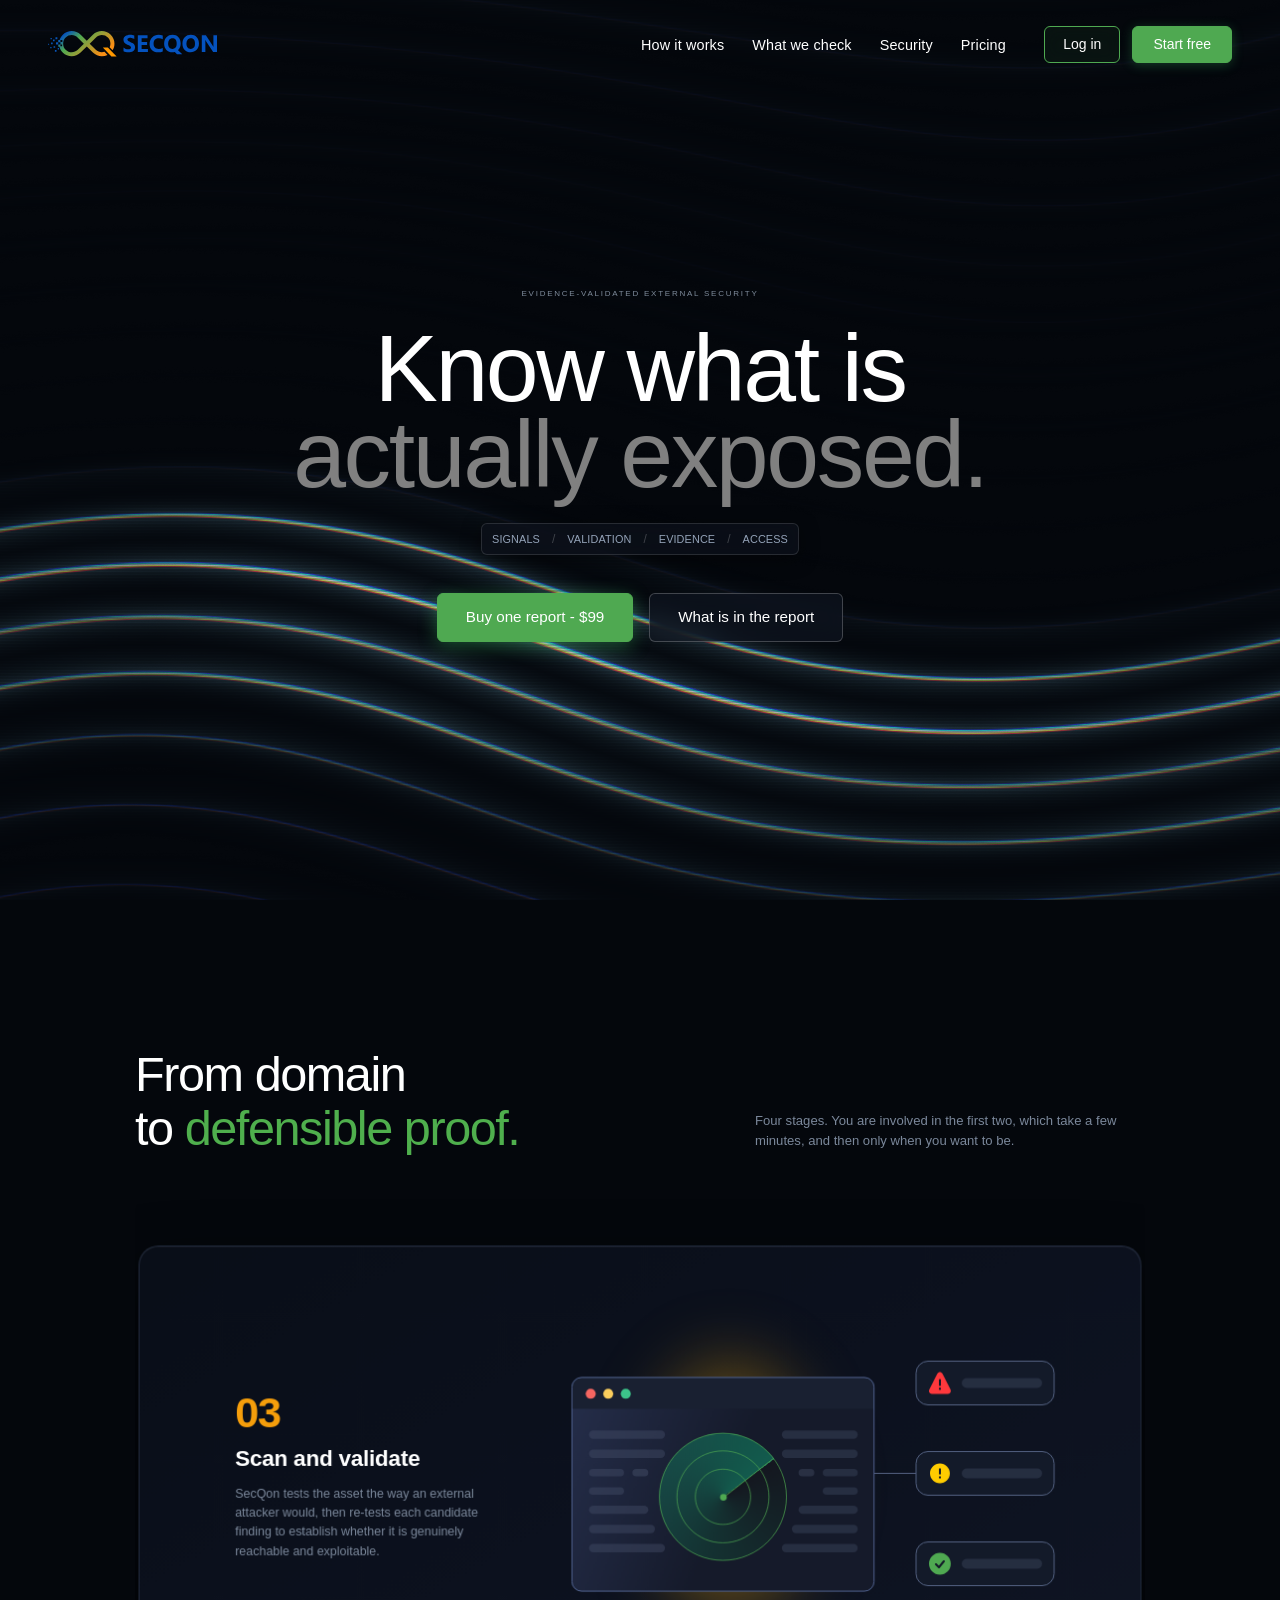
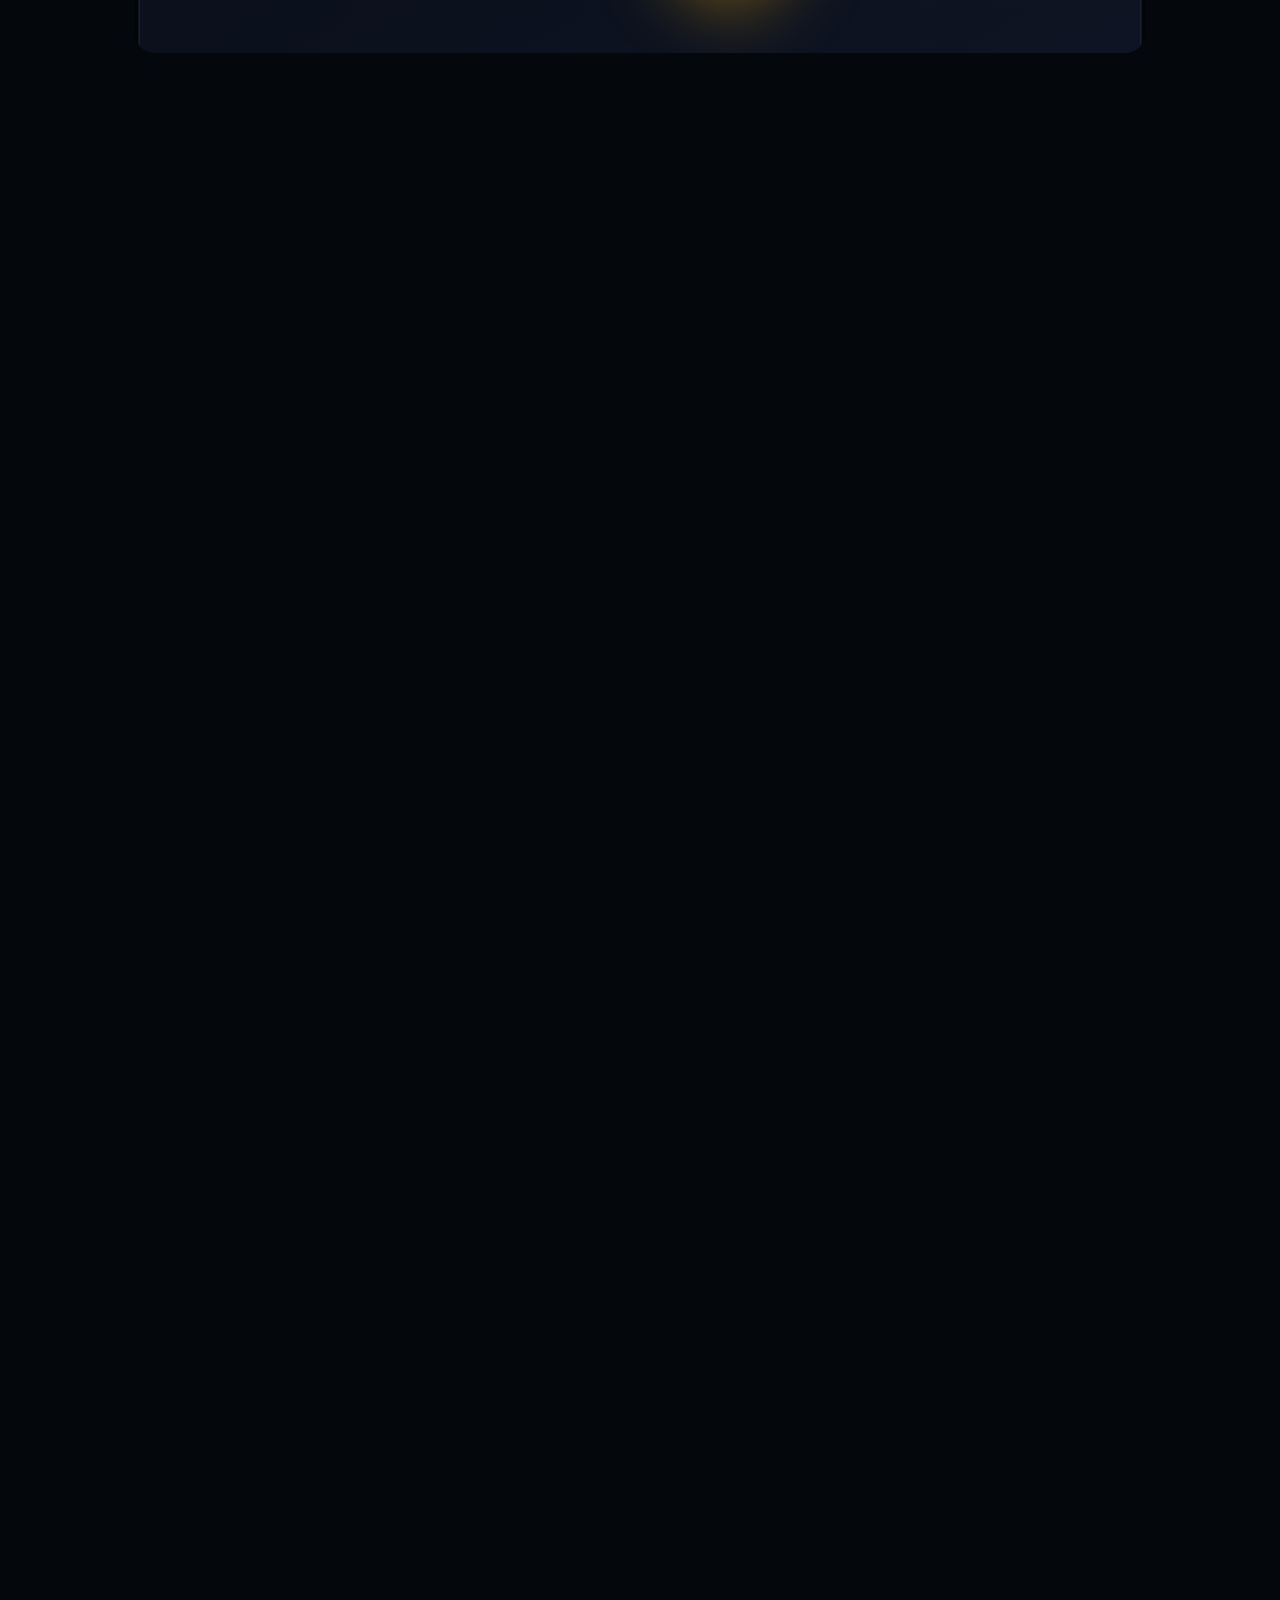
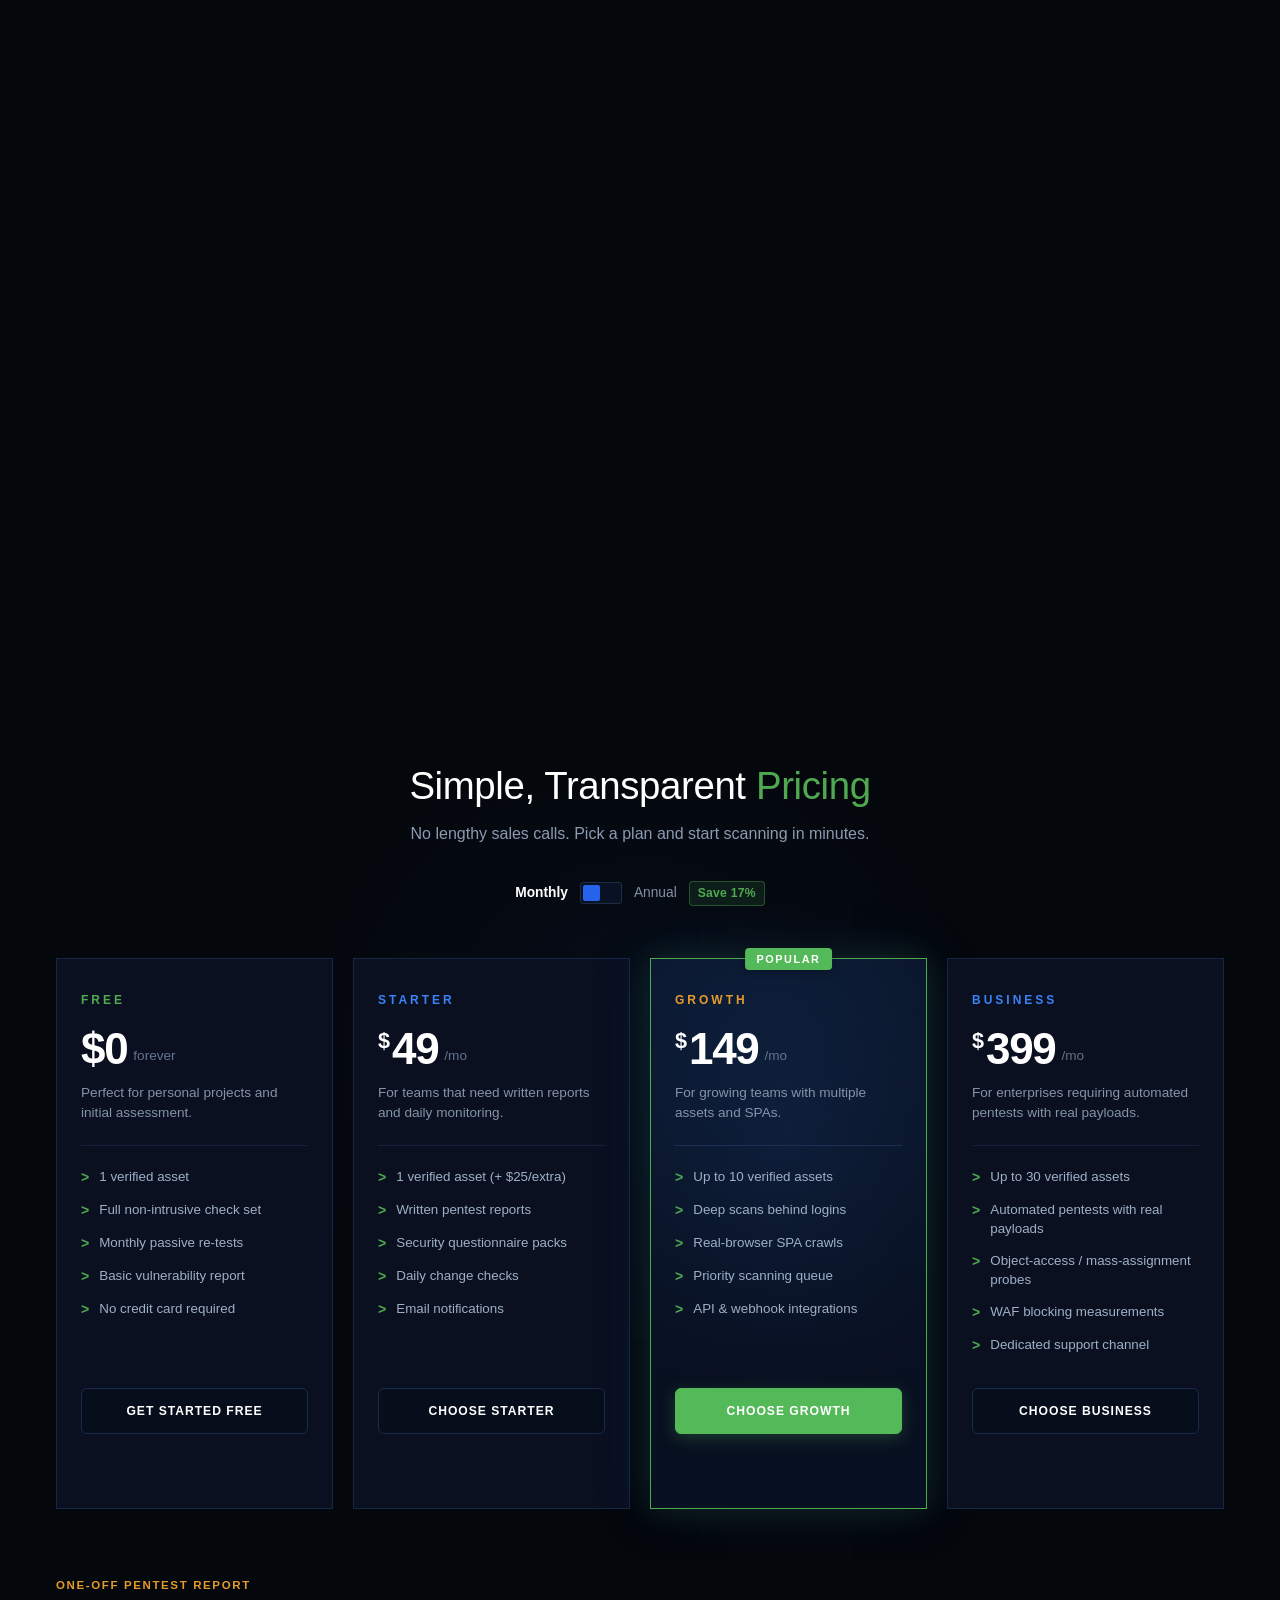
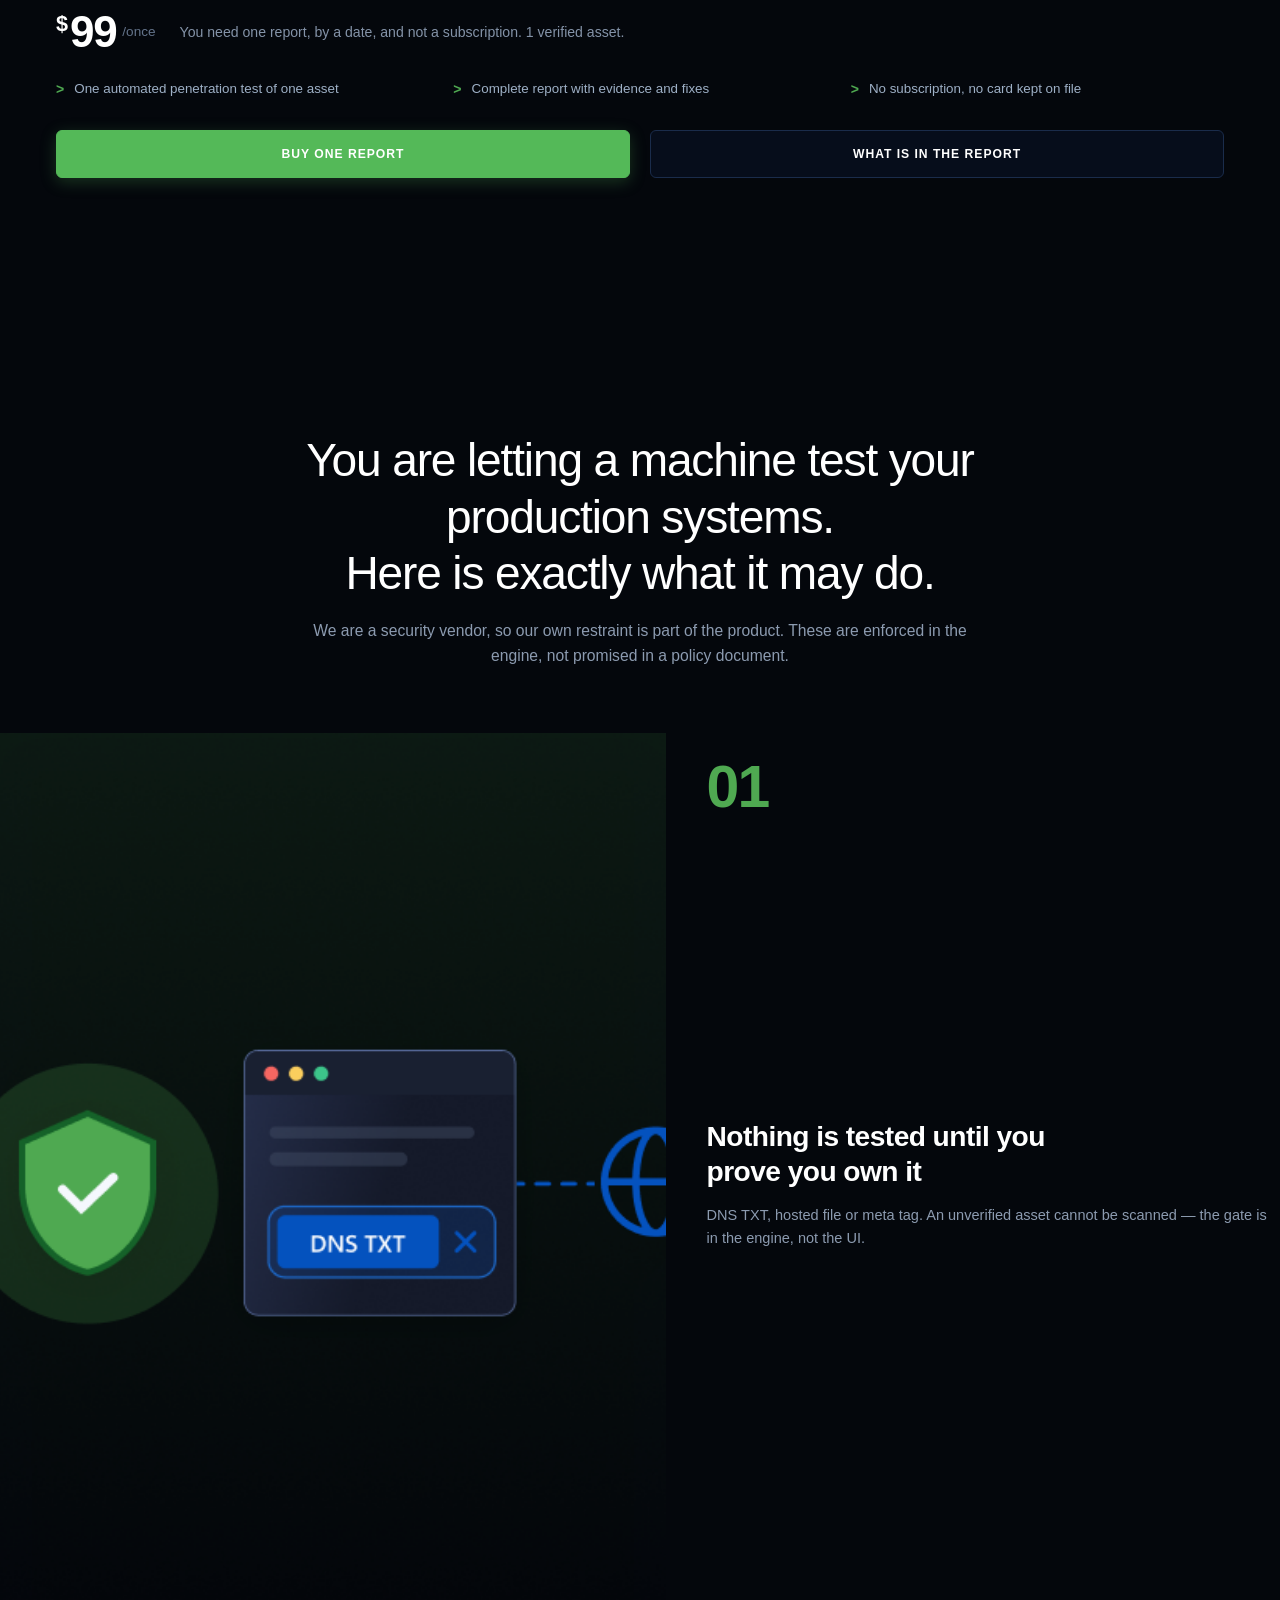
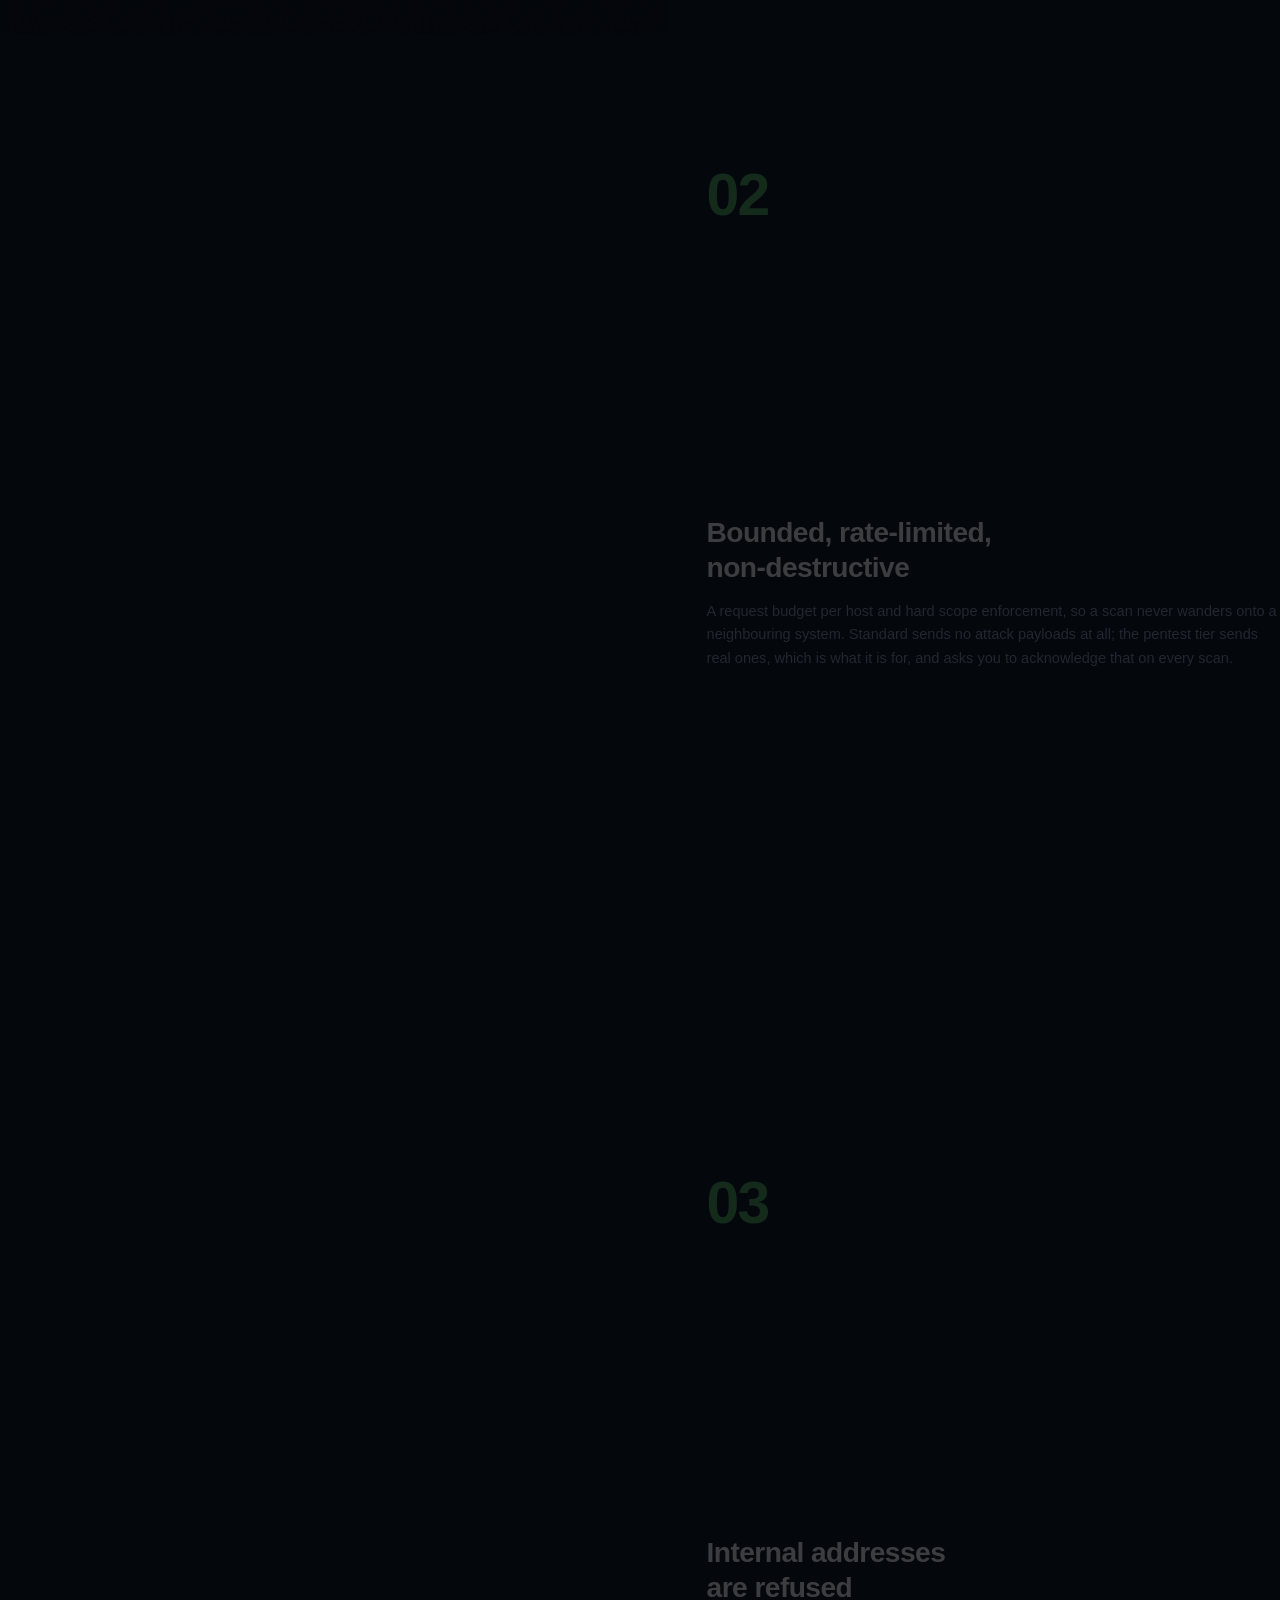
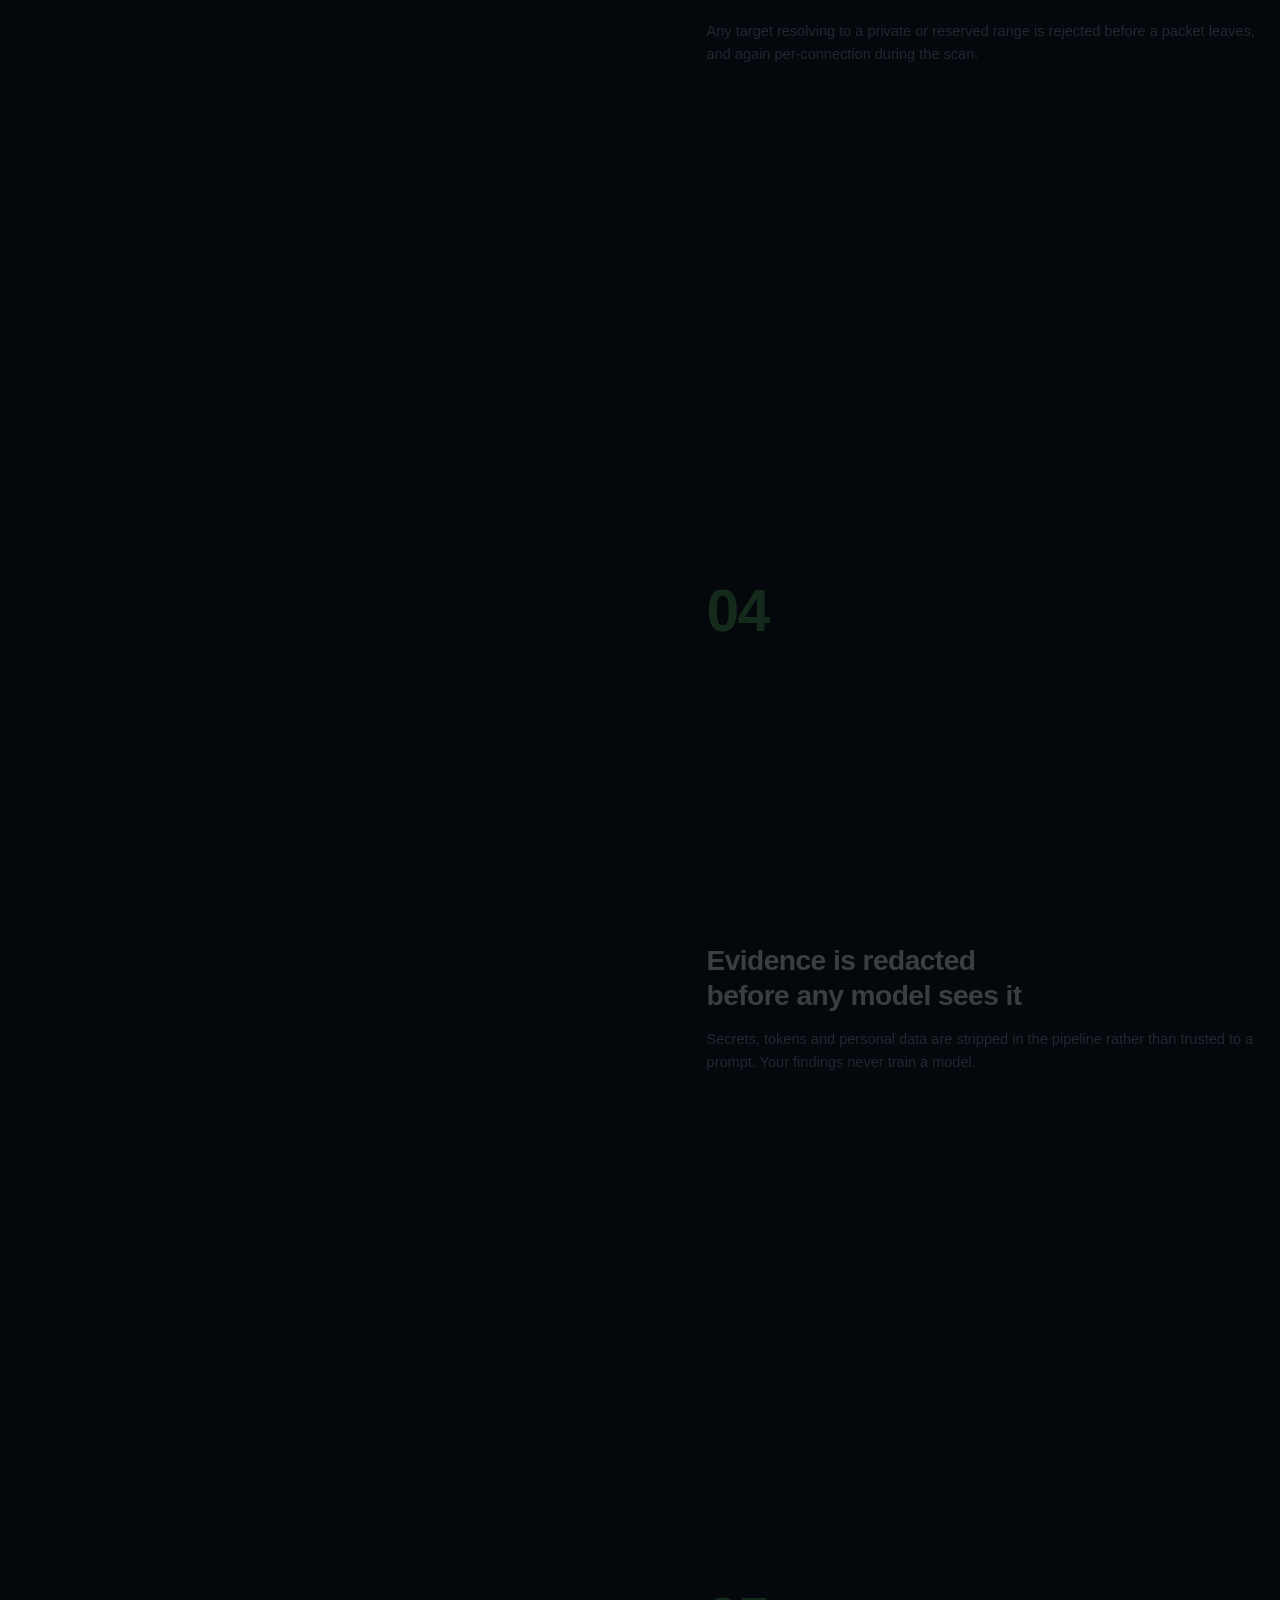
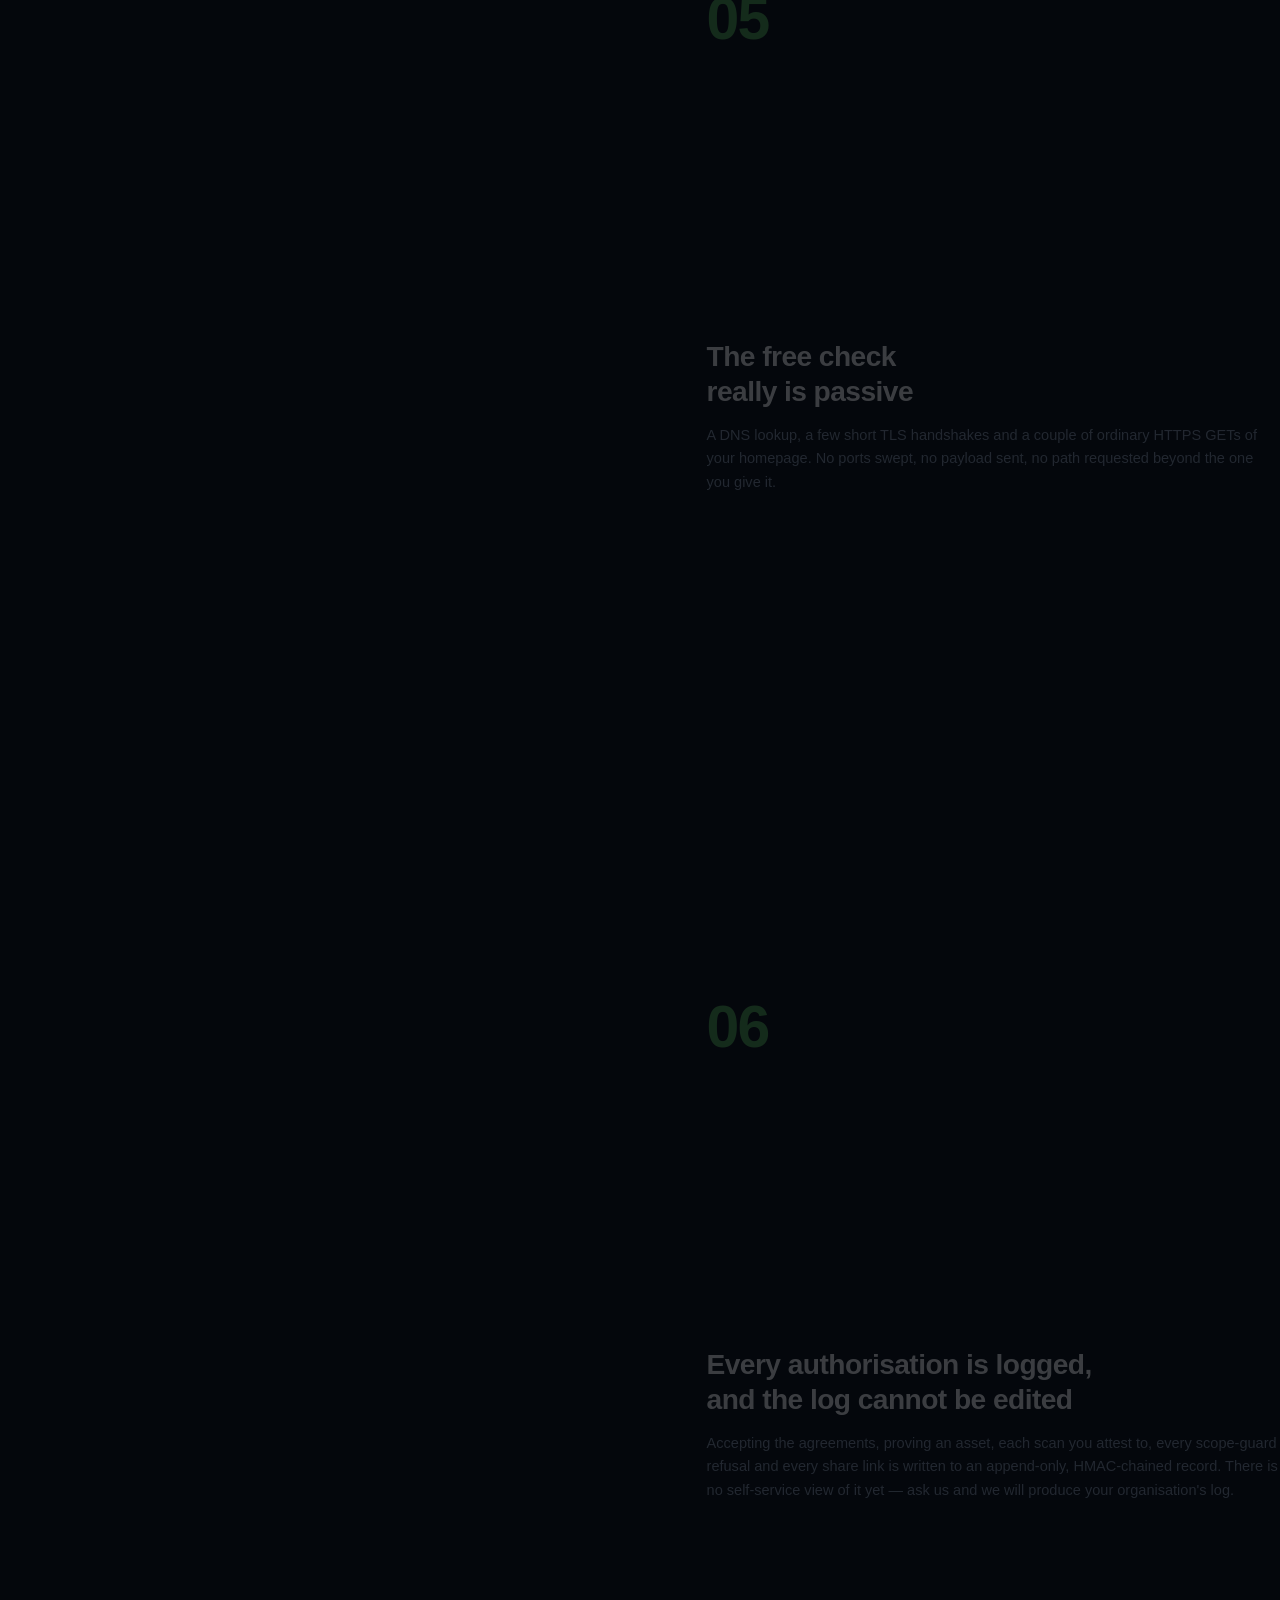
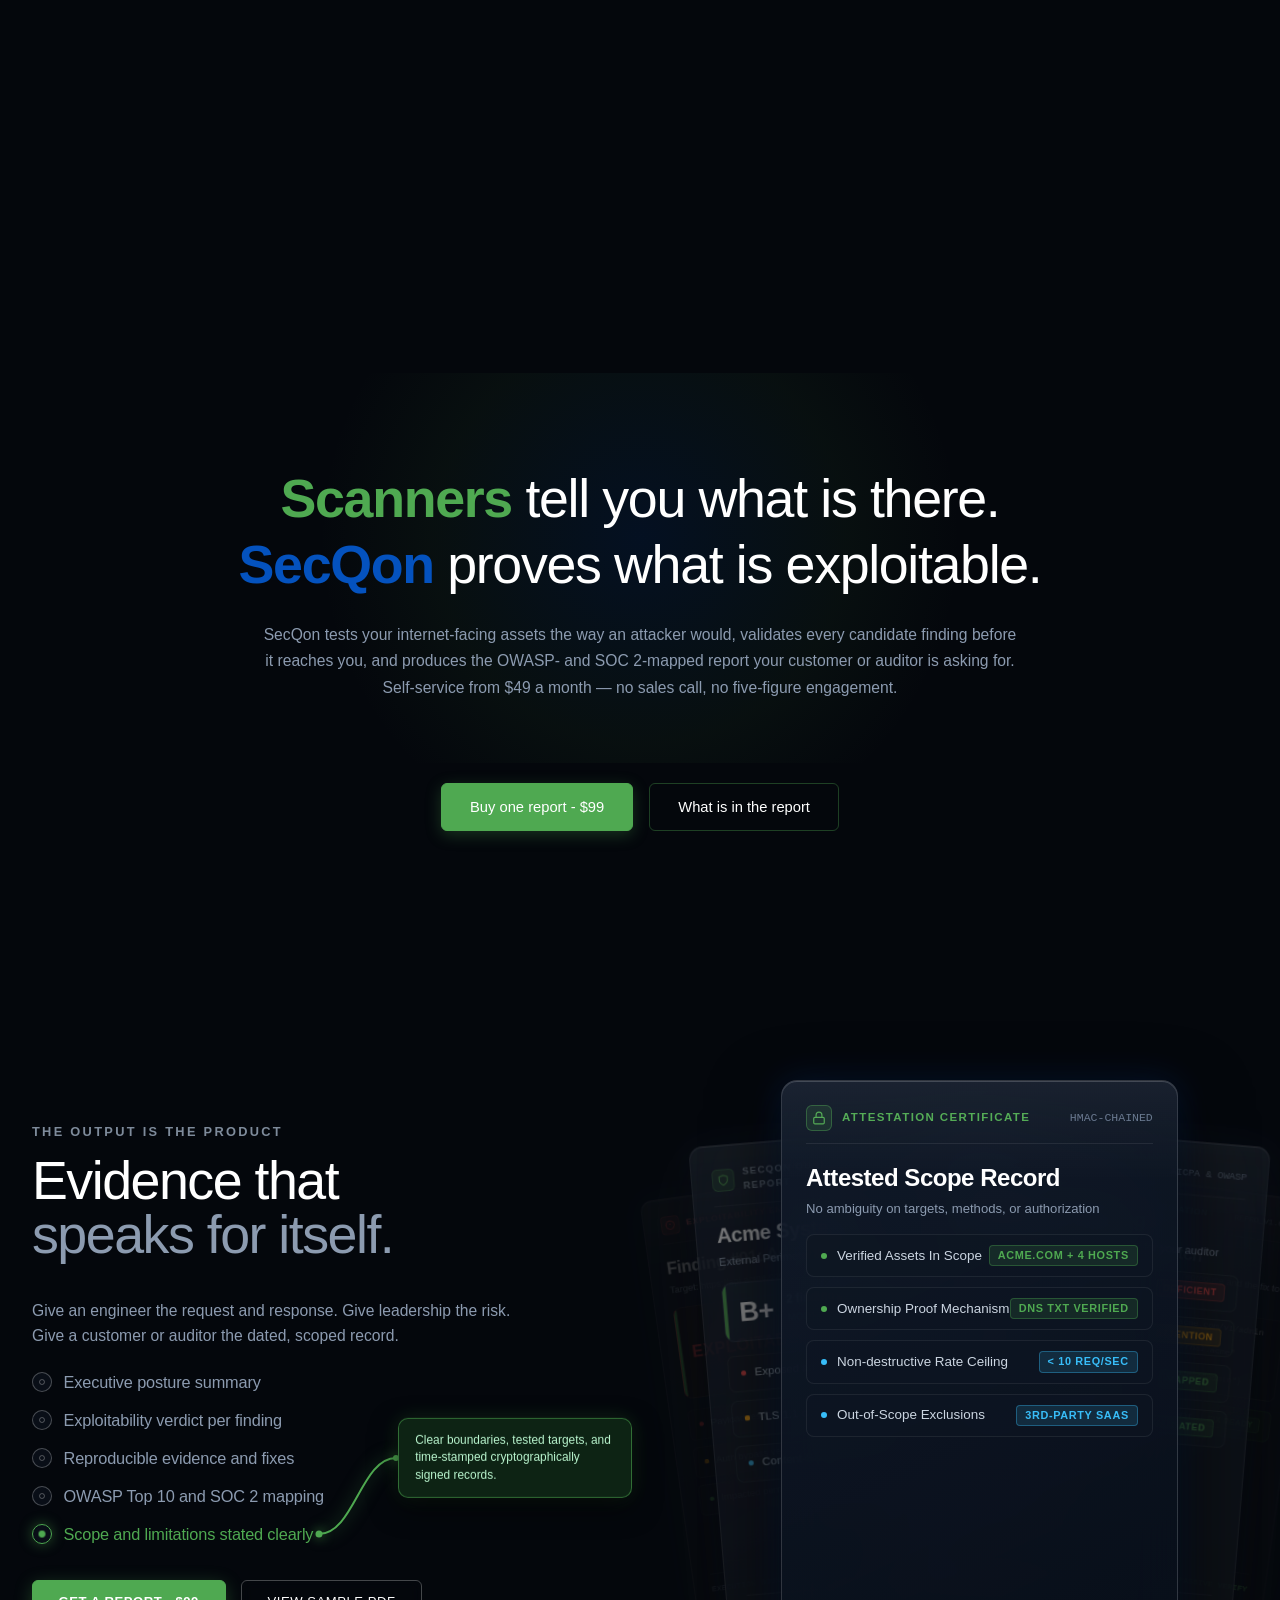
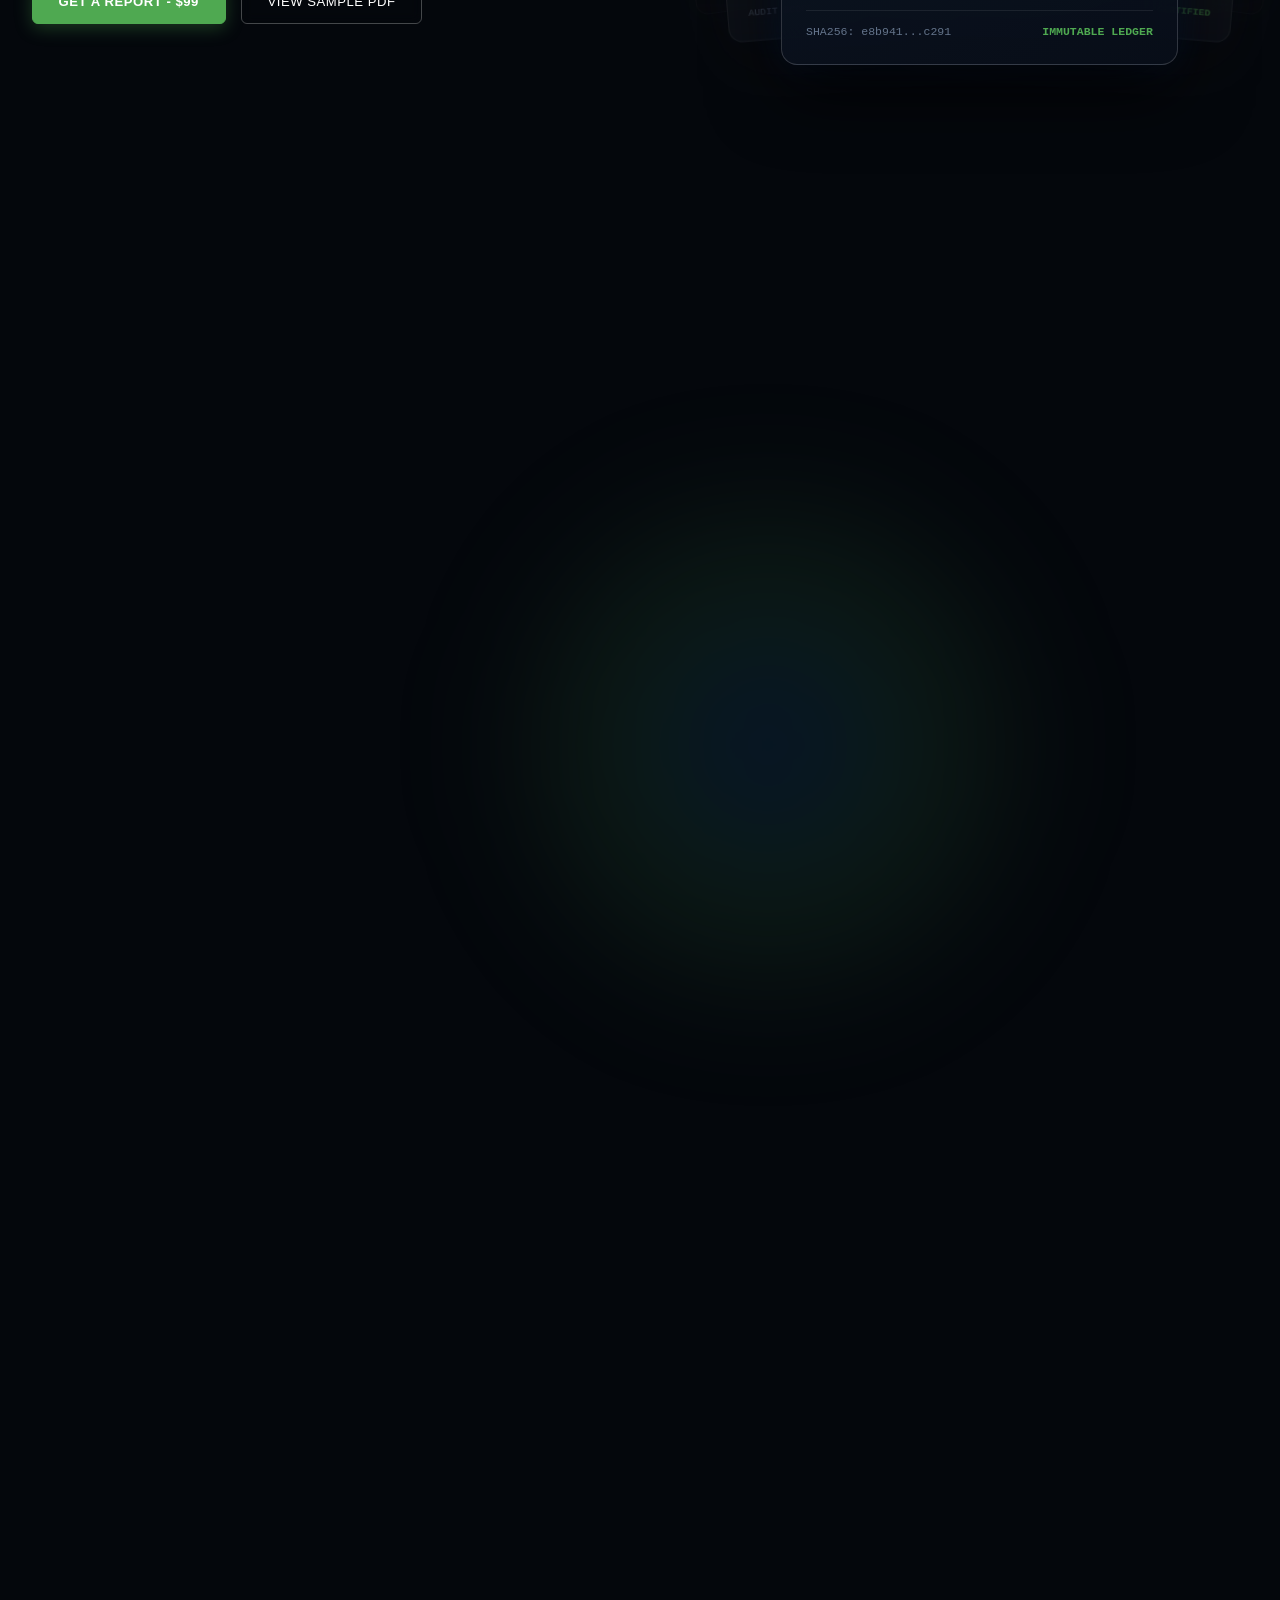
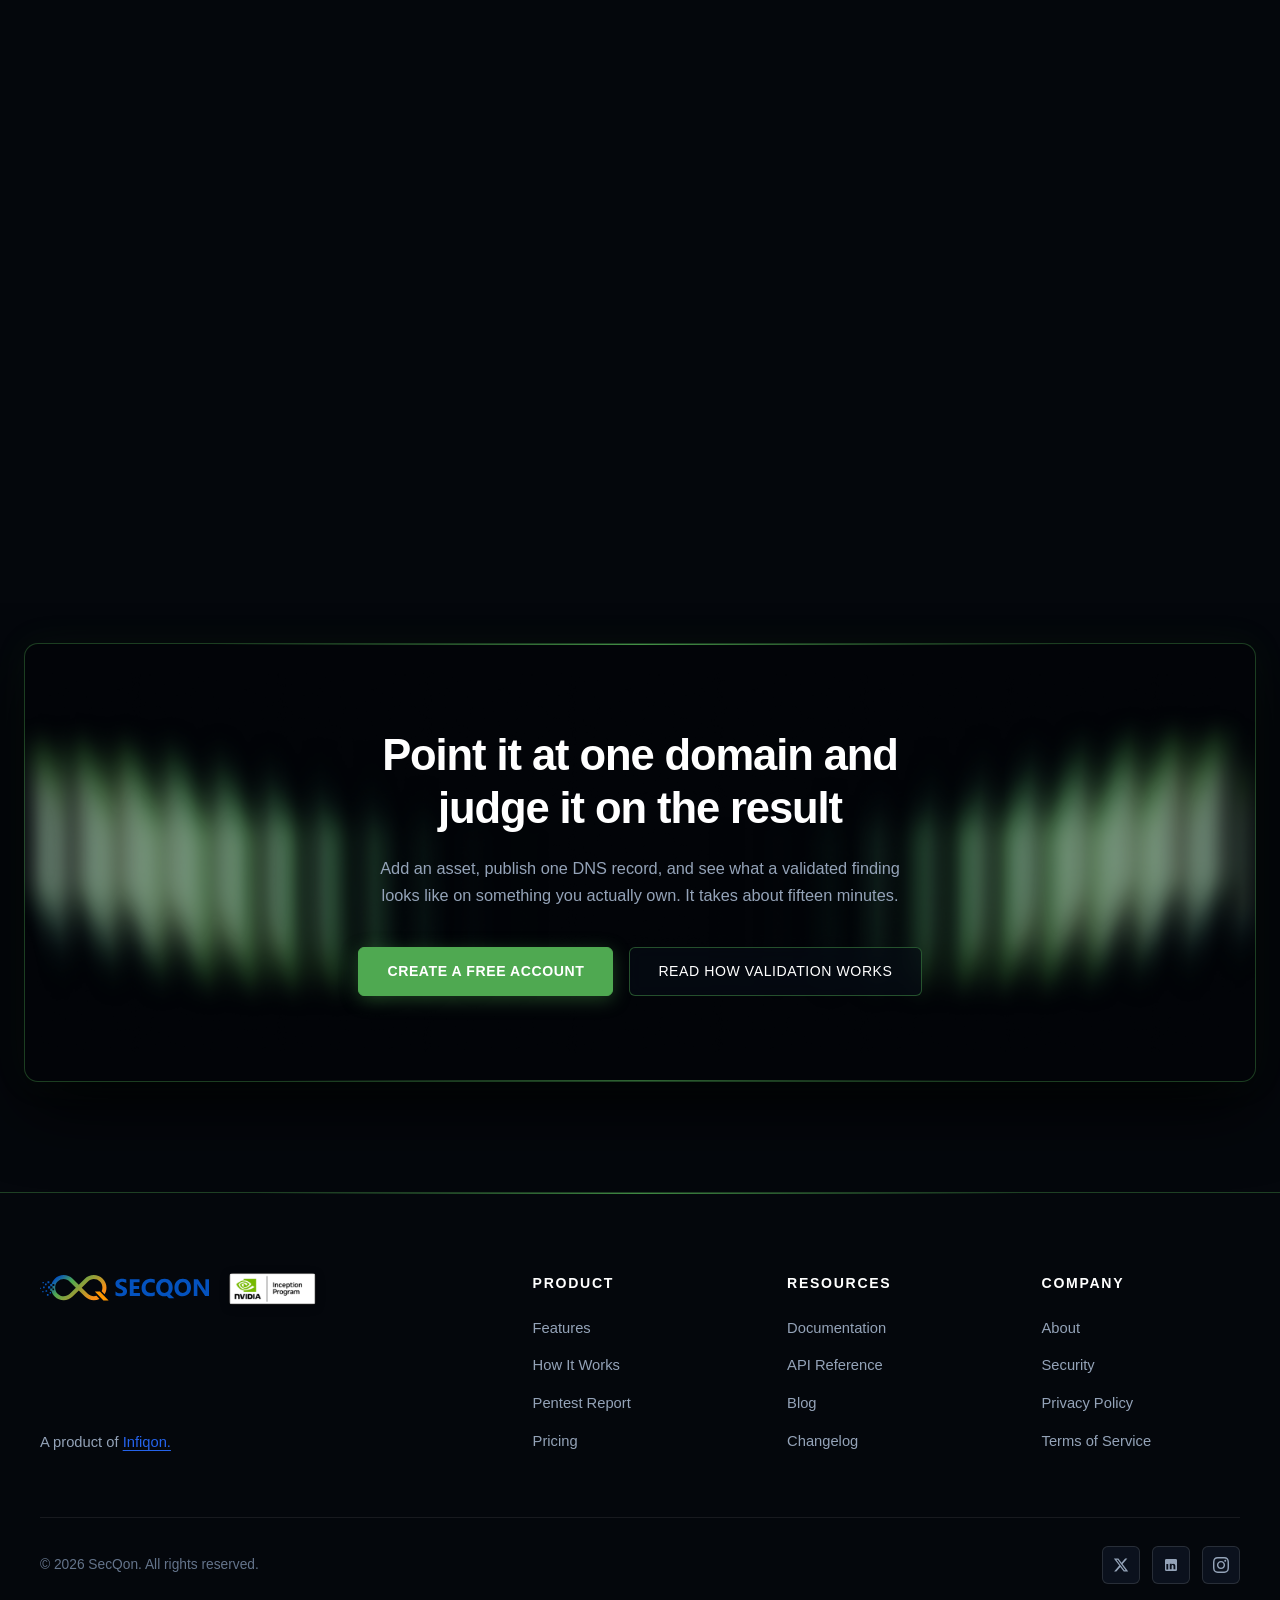
<file: index.html>
<!DOCTYPE html>
<html lang="en">

<head>
  <meta charset="UTF-8">
  <meta name="viewport" content="width=device-width, initial-scale=1.0">
  <title>SECQON - Evidence-Validated External Security</title>
  <meta name="description"
    content="Know what is actually exposed. Evidence-validated external security intelligence, signals, and validation.">

  <!-- Favicon -->
  <link rel="icon" type="image/svg+xml" href="assets/images/logo.svg">

  <!-- Segoe UI Variable Font -->
  <link rel="preconnect" href="https://fonts.cdnfonts.com">
  <link href="https://fonts.cdnfonts.com/css/segoe-ui-variable" rel="stylesheet">

  <!-- Google Fonts - Plus Jakarta Sans -->
  <link rel="preconnect" href="https://fonts.googleapis.com">
  <link rel="preconnect" href="https://fonts.gstatic.com" crossorigin>
  <link href="https://fonts.googleapis.com/css2?family=Plus+Jakarta+Sans:wght@300;400;500;600;700;800&display=swap"
    rel="stylesheet">

  <!-- Stylesheets -->
  <link rel="stylesheet" href="assets/css/style.css">
  <link rel="stylesheet" href="assets/css/scanner.css">
  <link rel="stylesheet" href="assets/css/sections/header.css">
  <link rel="stylesheet" href="assets/css/sections/hero.css">
  <link rel="stylesheet" href="assets/css/sections/stages.css">
  <link rel="stylesheet" href="assets/css/sections/security.css">
  <link rel="stylesheet" href="assets/css/sections/pricing.css">
  <link rel="stylesheet" href="assets/css/sections/evidence.css">
  <link rel="stylesheet" href="assets/css/sections/judge.css">
  <link rel="stylesheet" href="assets/css/sections/proves.css">
  <link rel="stylesheet" href="assets/css/sections/footer.css">
</head>

<body>

  <!-- Site Header -->
  <header class="site-header">
    <div class="container header-container">
      <!-- 1. Left: Brand Logo -->
      <a href="#" class="logo" aria-label="SECQON Home">
        <img src="assets/images/logo.svg" alt="SECQON Logo" class="logo-icon">
      </a>

      <!-- 2. Center: Navigation Menu -->
      <nav class="nav-menu-wrapper" id="navMenu">
        <ul class="nav-menu">
          <li><a href="#how-it-works" class="nav-link">How it works</a></li>
          <li><a href="#what-we-check" class="nav-link">What we check</a></li>
          <li><a href="#security" class="nav-link">Security</a></li>
          <li><a href="#pricing" class="nav-link">Pricing</a></li>
        </ul>

        <!-- Mobile duplicate of actions -->
        <div class="header-actions mobile-header-actions mobile-only-actions">
          <a href="#login" class="btn btn-outline btn-login">Log in</a>
          <a href="#start-free" class="btn btn-primary btn-start">Start free</a>
        </div>
      </nav>

      <!-- 3. Right: Header Action Buttons (Desktop) -->
      <div class="header-actions desktop-actions">
        <a href="#login" class="btn btn-outline btn-login">Log in</a>
        <a href="#start-free" class="btn btn-primary btn-start">Start free</a>
      </div>

      <!-- Mobile Hamburger Button -->
      <button class="mobile-nav-toggle" id="mobileNavToggle" aria-label="Toggle navigation menu" aria-expanded="false">
        <svg viewBox="0 0 24 24" fill="none" stroke="currentColor" stroke-width="2" stroke-linecap="round"
          stroke-linejoin="round">
          <line x1="3" y1="12" x2="21" y2="12"></line>
          <line x1="3" y1="6" x2="21" y2="6"></line>
          <line x1="3" y1="18" x2="21" y2="18"></line>
        </svg>
      </button>
    </div>
  </header>

  <!-- Main Content -->
  <main>
    <!-- Hero Section -->
    <section class="hero-section">
      <!-- Interactive WebGL2 Scanner Shader Background -->
      <div class="scanner-container" id="heroScanner">
        <canvas class="scanner-canvas" aria-hidden="true"></canvas>
      </div>

      <!-- Hero Content Overlay -->
      <div class="container hero-content">
        <!-- Eyebrow Subtitle -->
        <span class="hero-eyebrow">Evidence-Validated External Security</span>

        <!-- Main Headline -->
        <h1 class="hero-title">
          <span>Know what is</span>
          <span style="color:gray ;">actually exposed.</span>
        </h1>

        <!-- Features Pill / Tag Bar -->
        <div class="hero-features-pill">
          <span class="feature-tag">Signals</span>
          <span class="feature-divider">/</span>
          <span class="feature-tag">Validation</span>
          <span class="feature-divider">/</span>
          <span class="feature-tag">Evidence</span>
          <span class="feature-divider">/</span>
          <span class="feature-tag">Access</span>
        </div>

        <!-- Call to Action Buttons -->
        <div class="hero-cta-group">
          <a href="#report-details" class="btn btn-primary btn-report btn-buy">Buy one report - $99</a>
          <a href="#report-details" class="btn btn-outline btn-report btn-info">What is in the report</a>
        </div>
      </div>
    </section>

    <!-- Second Section: From domain to defensible proof -->
    <section class="stages-section" id="how-it-works">
      <div class="stages-scroll-wrapper">
        <div class="stages-sticky-container">
          <div class="container">

            <!-- Section Header -->
            <div class="stages-header">
              <h2 class="stages-title">
                From domain<br>
                to <span class="highlight-green">defensible proof.</span>
              </h2>
              <p class="stages-subtitle">
                Four stages. You are involved in the first two, which take a few minutes, and then only when you want to
                be.
              </p>
          </div>

            <!-- The Showcase Card Container -->
            <div class="stages-card-container">

              <!-- ================= STAGE 01: Add an asset (Matches reference image) ================= -->
              <div class="stage-panel active" id="stage-0">
                <div class="stage-content">
                  <div class="stage-number num-blue">01</div>
                  <h3 class="stage-heading">Add an asset</h3>
                  <p class="stage-desc">
                    Enter a domain, subdomain, IP or API base URL you own. No agent to install and nothing to deploy.
                  </p>
              </div>

                <div class="stage-visual">
                  <div class="stage1-diagram">
                    <!-- Glowing Blue Ambient Halo above the window -->
                    <div class="diagram-glow"></div>

                    <!-- Mock Browser / Terminal Window -->
                    <svg width="545" height="244" viewBox="0 0 545 244" fill="none" xmlns="http://www.w3.org/2000/svg">
                      <path d="M343 112.5V79.5C343 72.3203 348.82 66.5 356 66.5H405" stroke="#536080" />
                      <path d="M358 145.5H420" stroke="#536080" />
                      <path d="M363 217.5H425" stroke="#536080" />
                      <rect x="0.5" y="104" width="362" height="139" rx="11.5" fill="url(#paint0_linear_305_876)" />
                      <rect x="0.5" y="104" width="362" height="139" rx="11.5" stroke="#5B6FA1" />
                      <rect y="103.5" width="363" height="38" fill="#192031" />
                      <rect x="17" y="117.5" width="12" height="12" rx="6" fill="#F66661" />
                      <rect x="38" y="117.5" width="12" height="12" rx="6" fill="#FBCE5D" />
                      <rect x="59" y="117.5" width="12" height="12" rx="6" fill="#3CC58A" />
                      <rect x="21" y="166.5" width="321" height="50" rx="11" stroke="#37415A" stroke-width="2" />
                      <path
                        d="M45.6113 191.507C45.6113 196.66 43.9947 200.838 42.0005 200.838C40.0063 200.838 38.3896 196.66 38.3896 191.507C38.3896 186.353 40.0063 182.176 42.0005 182.176C43.9947 182.176 45.6113 186.353 45.6113 191.507Z"
                        stroke-width="1.33333" stroke="#F5F8FD" />
                      <path
                        d="M51.3337 191.499C51.3337 196.654 47.155 200.833 42.0003 200.833C36.8457 200.833 32.667 196.654 32.667 191.499C32.667 186.345 36.8457 182.166 42.0003 182.166C47.155 182.166 51.3337 186.345 51.3337 191.499Z"
                        stroke-width="1.33333" stroke="#F5F8FD" />
                      <path d="M32.667 191.494L51.3337 191.506" stroke-width="1.33333" stroke-linecap="round"
                        stroke-linejoin="round" stroke="#F5F8FD" />
                      <path
                        d="M74.375 189L71.9766 197H70.6484L68.9922 191.258C68.9505 191.112 68.9219 190.99 68.9062 190.891C68.8958 190.786 68.8854 190.667 68.875 190.531H68.8438C68.8333 190.667 68.8151 190.784 68.7891 190.883C68.763 190.982 68.7266 191.107 68.6797 191.258L66.8906 197H65.6094L63.1875 189H64.5312L66.1875 195.016C66.2135 195.104 66.2344 195.208 66.25 195.328C66.2708 195.448 66.2865 195.583 66.2969 195.734H66.3594C66.3698 195.62 66.3854 195.503 66.4062 195.383C66.4271 195.258 66.4583 195.13 66.5 195L68.3438 189H69.5156L71.1719 195.031C71.1979 195.13 71.2188 195.24 71.2344 195.359C71.2552 195.474 71.2734 195.604 71.2891 195.75H71.3516C71.3568 195.646 71.3698 195.534 71.3906 195.414C71.4167 195.294 71.4479 195.167 71.4844 195.031L73.1094 189H74.375ZM85.9375 189L83.5391 197H82.2109L80.5547 191.258C80.513 191.112 80.4844 190.99 80.4688 190.891C80.4583 190.786 80.4479 190.667 80.4375 190.531H80.4062C80.3958 190.667 80.3776 190.784 80.3516 190.883C80.3255 190.982 80.2891 191.107 80.2422 191.258L78.4531 197H77.1719L74.75 189H76.0938L77.75 195.016C77.776 195.104 77.7969 195.208 77.8125 195.328C77.8333 195.448 77.849 195.583 77.8594 195.734H77.9219C77.9323 195.62 77.9479 195.503 77.9688 195.383C77.9896 195.258 78.0208 195.13 78.0625 195L79.9062 189H81.0781L82.7344 195.031C82.7604 195.13 82.7812 195.24 82.7969 195.359C82.8177 195.474 82.8359 195.604 82.8516 195.75H82.9141C82.9193 195.646 82.9323 195.534 82.9531 195.414C82.9792 195.294 83.0104 195.167 83.0469 195.031L84.6719 189H85.9375ZM97.5 189L95.1016 197H93.7734L92.1172 191.258C92.0755 191.112 92.0469 190.99 92.0312 190.891C92.0208 190.786 92.0104 190.667 92 190.531H91.9688C91.9583 190.667 91.9401 190.784 91.9141 190.883C91.888 190.982 91.8516 191.107 91.8047 191.258L90.0156 197H88.7344L86.3125 189H87.6562L89.3125 195.016C89.3385 195.104 89.3594 195.208 89.375 195.328C89.3958 195.448 89.4115 195.583 89.4219 195.734H89.4844C89.4948 195.62 89.5104 195.503 89.5312 195.383C89.5521 195.258 89.5833 195.13 89.625 195L91.4688 189H92.6406L94.2969 195.031C94.3229 195.13 94.3438 195.24 94.3594 195.359C94.3802 195.474 94.3984 195.604 94.4141 195.75H94.4766C94.4818 195.646 94.4948 195.534 94.5156 195.414C94.5417 195.294 94.5729 195.167 94.6094 195.031L96.2344 189H97.5ZM99.4219 197.172C99.1719 197.172 98.9583 197.086 98.7812 196.914C98.6042 196.737 98.5156 196.526 98.5156 196.281C98.5156 196.042 98.6042 195.833 98.7812 195.656C98.9583 195.479 99.1719 195.391 99.4219 195.391C99.6719 195.391 99.8854 195.479 100.062 195.656C100.24 195.833 100.328 196.042 100.328 196.281C100.328 196.526 100.24 196.737 100.062 196.914C99.8854 197.086 99.6719 197.172 99.4219 197.172ZM108.82 189L105.047 198.523C104.75 199.273 104.378 199.833 103.93 200.203C103.482 200.578 102.956 200.766 102.352 200.766C102.195 200.766 102.052 200.755 101.922 200.734C101.792 200.719 101.667 200.695 101.547 200.664L101.797 199.57C101.891 199.602 101.977 199.622 102.055 199.633C102.138 199.648 102.219 199.656 102.297 199.656C102.641 199.656 102.924 199.568 103.148 199.391C103.378 199.214 103.56 198.964 103.695 198.641L104.391 196.984L101.266 189H102.688L104.852 195.156C104.862 195.193 104.88 195.263 104.906 195.367C104.938 195.471 104.974 195.604 105.016 195.766H105.062C105.078 195.703 105.096 195.622 105.117 195.523C105.143 195.424 105.177 195.307 105.219 195.172L107.492 189H108.82ZM113.547 197.188C112.365 197.188 111.419 196.815 110.711 196.07C110.008 195.32 109.656 194.328 109.656 193.094C109.656 191.755 110.021 190.708 110.75 189.953C111.479 189.198 112.474 188.818 113.734 188.812C114.927 188.807 115.857 189.174 116.523 189.914C117.195 190.654 117.531 191.672 117.531 192.969C117.531 194.25 117.169 195.273 116.445 196.039C115.727 196.805 114.76 197.188 113.547 197.188ZM113.641 196.109C114.469 196.109 115.104 195.841 115.547 195.305C115.995 194.763 116.219 194 116.219 193.016C116.219 192.01 115.995 191.24 115.547 190.703C115.099 190.161 114.464 189.891 113.641 189.891C112.818 189.891 112.167 190.172 111.688 190.734C111.208 191.297 110.969 192.068 110.969 193.047C110.969 193.995 111.211 194.742 111.695 195.289C112.18 195.836 112.828 196.109 113.641 196.109ZM126.047 197H124.766V195.734H124.734C124.469 196.219 124.13 196.583 123.719 196.828C123.307 197.068 122.823 197.188 122.266 197.188C121.312 197.188 120.596 196.904 120.117 196.336C119.643 195.768 119.406 194.917 119.406 193.781V189H120.68V193.578C120.68 194.422 120.841 195.055 121.164 195.477C121.487 195.898 121.971 196.109 122.617 196.109C123.242 196.109 123.755 195.88 124.156 195.422C124.562 194.958 124.766 194.354 124.766 193.609V189H126.047V197ZM132.586 190.094C132.487 190.062 132.398 190.042 132.32 190.031C132.242 190.016 132.143 190.008 132.023 190.008C131.372 190.008 130.859 190.286 130.484 190.844C130.109 191.396 129.922 192.089 129.922 192.922V197H128.641V189H129.922V190.586H129.953C130.135 190.023 130.414 189.596 130.789 189.305C131.164 189.008 131.596 188.859 132.086 188.859C132.247 188.859 132.383 188.867 132.492 188.883C132.607 188.898 132.708 188.922 132.797 188.953L132.586 190.094ZM139.719 195.641C139.422 196.156 139.044 196.544 138.586 196.805C138.133 197.06 137.594 197.188 136.969 197.188C135.964 197.188 135.159 196.831 134.555 196.117C133.956 195.398 133.656 194.422 133.656 193.188C133.656 191.865 133.99 190.805 134.656 190.008C135.323 189.211 136.211 188.812 137.32 188.812C137.872 188.812 138.346 188.922 138.742 189.141C139.143 189.354 139.469 189.677 139.719 190.109H139.75V185.156H141.031V197H139.75V195.641H139.719ZM134.969 193.125C134.969 194.047 135.182 194.776 135.609 195.312C136.042 195.844 136.62 196.109 137.344 196.109C138.062 196.109 138.643 195.852 139.086 195.336C139.529 194.82 139.75 194.169 139.75 193.383V192.203C139.75 191.557 139.534 191.01 139.102 190.562C138.674 190.115 138.135 189.891 137.484 189.891C136.703 189.891 136.089 190.177 135.641 190.75C135.193 191.323 134.969 192.115 134.969 193.125ZM146.969 197.188C145.786 197.188 144.841 196.815 144.133 196.07C143.43 195.32 143.078 194.328 143.078 193.094C143.078 191.755 143.443 190.708 144.172 189.953C144.901 189.198 145.896 188.818 147.156 188.812C148.349 188.807 149.279 189.174 149.945 189.914C150.617 190.654 150.953 191.672 150.953 192.969C150.953 194.25 150.591 195.273 149.867 196.039C149.148 196.805 148.182 197.188 146.969 197.188ZM147.062 196.109C147.891 196.109 148.526 195.841 148.969 195.305C149.417 194.763 149.641 194 149.641 193.016C149.641 192.01 149.417 191.24 148.969 190.703C148.521 190.161 147.885 189.891 147.062 189.891C146.24 189.891 145.589 190.172 145.109 190.734C144.63 191.297 144.391 192.068 144.391 193.047C144.391 193.995 144.633 194.742 145.117 195.289C145.602 195.836 146.25 196.109 147.062 196.109ZM164.359 197H163.078V192.406C163.078 191.521 162.94 190.88 162.664 190.484C162.393 190.089 161.935 189.891 161.289 189.891C160.742 189.891 160.276 190.141 159.891 190.641C159.51 191.141 159.32 191.74 159.32 192.438V197H158.039V192.25C158.039 191.464 157.888 190.875 157.586 190.484C157.284 190.089 156.828 189.891 156.219 189.891C155.656 189.891 155.193 190.128 154.828 190.602C154.464 191.07 154.281 191.682 154.281 192.438V197H153V189H154.281V190.266H154.312C154.599 189.781 154.948 189.419 155.359 189.18C155.776 188.935 156.255 188.812 156.797 188.812C157.344 188.812 157.82 188.966 158.227 189.273C158.633 189.576 158.911 189.974 159.062 190.469C159.359 189.917 159.729 189.503 160.172 189.227C160.615 188.951 161.13 188.812 161.719 188.812C162.599 188.812 163.258 189.083 163.695 189.625C164.138 190.167 164.359 190.982 164.359 192.07V197ZM172.445 197H171.164V195.75H171.133C170.857 196.229 170.516 196.589 170.109 196.828C169.708 197.068 169.24 197.188 168.703 197.188C167.953 197.188 167.346 196.969 166.883 196.531C166.419 196.094 166.188 195.513 166.188 194.789C166.188 194.107 166.422 193.542 166.891 193.094C167.359 192.646 168.023 192.359 168.883 192.234L171.164 191.93V191.75C171.164 191.078 171.008 190.602 170.695 190.32C170.383 190.034 169.966 189.891 169.445 189.891C169.029 189.891 168.628 189.969 168.242 190.125C167.857 190.281 167.495 190.521 167.156 190.844L166.406 190.07C166.854 189.638 167.331 189.32 167.836 189.117C168.341 188.914 168.904 188.812 169.523 188.812C170.492 188.812 171.221 189.062 171.711 189.562C172.201 190.057 172.445 190.802 172.445 191.797V197ZM171.164 193.75V192.953L169.234 193.219C168.646 193.302 168.203 193.451 167.906 193.664C167.609 193.878 167.461 194.214 167.461 194.672C167.461 195.151 167.599 195.518 167.875 195.773C168.156 196.023 168.497 196.148 168.898 196.148C169.591 196.148 170.141 195.922 170.547 195.469C170.958 195.016 171.164 194.443 171.164 193.75ZM175.578 187.086C175.318 187.086 175.099 187 174.922 186.828C174.745 186.651 174.656 186.435 174.656 186.18C174.656 185.924 174.745 185.711 174.922 185.539C175.099 185.362 175.318 185.273 175.578 185.273C175.839 185.273 176.057 185.362 176.234 185.539C176.411 185.711 176.5 185.924 176.5 186.18C176.5 186.435 176.411 186.651 176.234 186.828C176.057 187 175.839 187.086 175.578 187.086ZM176.203 197H174.922V189H176.203V197ZM185.438 197H184.156V192.438C184.156 191.589 184 190.953 183.688 190.531C183.38 190.104 182.917 189.891 182.297 189.891C181.656 189.891 181.125 190.133 180.703 190.617C180.286 191.096 180.078 191.703 180.078 192.438V197H178.797V189H180.078V190.328H180.109C180.411 189.823 180.781 189.445 181.219 189.195C181.656 188.94 182.161 188.812 182.734 188.812C183.609 188.812 184.279 189.096 184.742 189.664C185.206 190.227 185.438 191.042 185.438 192.109V197ZM188.297 197.172C188.047 197.172 187.833 197.086 187.656 196.914C187.479 196.737 187.391 196.526 187.391 196.281C187.391 196.042 187.479 195.833 187.656 195.656C187.833 195.479 188.047 195.391 188.297 195.391C188.547 195.391 188.76 195.479 188.938 195.656C189.115 195.833 189.203 196.042 189.203 196.281C189.203 196.526 189.115 196.737 188.938 196.914C188.76 197.086 188.547 197.172 188.297 197.172ZM196.953 196.523C196.583 196.753 196.214 196.919 195.844 197.023C195.474 197.133 195.07 197.188 194.633 197.188C193.508 197.188 192.583 196.839 191.859 196.141C191.141 195.443 190.781 194.453 190.781 193.172C190.781 191.87 191.143 190.818 191.867 190.016C192.596 189.214 193.596 188.812 194.867 188.812C195.279 188.812 195.669 188.862 196.039 188.961C196.414 189.06 196.792 189.221 197.172 189.445L196.633 190.383C196.336 190.216 196.044 190.094 195.758 190.016C195.471 189.938 195.159 189.898 194.82 189.898C193.94 189.898 193.266 190.193 192.797 190.781C192.328 191.37 192.094 192.117 192.094 193.023C192.094 194.023 192.339 194.786 192.828 195.312C193.323 195.839 193.961 196.102 194.742 196.102C194.997 196.102 195.263 196.062 195.539 195.984C195.82 195.901 196.102 195.773 196.383 195.602L196.953 196.523ZM202.062 197.188C200.88 197.188 199.935 196.815 199.227 196.07C198.523 195.32 198.172 194.328 198.172 193.094C198.172 191.755 198.536 190.708 199.266 189.953C199.995 189.198 200.99 188.818 202.25 188.812C203.443 188.807 204.372 189.174 205.039 189.914C205.711 190.654 206.047 191.672 206.047 192.969C206.047 194.25 205.685 195.273 204.961 196.039C204.242 196.805 203.276 197.188 202.062 197.188ZM202.156 196.109C202.984 196.109 203.62 195.841 204.062 195.305C204.51 194.763 204.734 194 204.734 193.016C204.734 192.01 204.51 191.24 204.062 190.703C203.615 190.161 202.979 189.891 202.156 189.891C201.333 189.891 200.682 190.172 200.203 190.734C199.724 191.297 199.484 192.068 199.484 193.047C199.484 193.995 199.727 194.742 200.211 195.289C200.695 195.836 201.344 196.109 202.156 196.109ZM219.453 197H218.172V192.406C218.172 191.521 218.034 190.88 217.758 190.484C217.487 190.089 217.029 189.891 216.383 189.891C215.836 189.891 215.37 190.141 214.984 190.641C214.604 191.141 214.414 191.74 214.414 192.438V197H213.133V192.25C213.133 191.464 212.982 190.875 212.68 190.484C212.378 190.089 211.922 189.891 211.312 189.891C210.75 189.891 210.286 190.128 209.922 190.602C209.557 191.07 209.375 191.682 209.375 192.438V197H208.094V189H209.375V190.266H209.406C209.693 189.781 210.042 189.419 210.453 189.18C210.87 188.935 211.349 188.812 211.891 188.812C212.438 188.812 212.914 188.966 213.32 189.273C213.727 189.576 214.005 189.974 214.156 190.469C214.453 189.917 214.823 189.503 215.266 189.227C215.708 188.951 216.224 188.812 216.812 188.812C217.693 188.812 218.352 189.083 218.789 189.625C219.232 190.167 219.453 190.982 219.453 192.07V197Z"
                        fill="white" />
                      <rect x="299" y="173.5" width="36" height="36" rx="6" fill="#0452BE" />
                      <path
                        d="M309 190.5C308.448 190.5 308 190.948 308 191.5C308 192.052 308.448 192.5 309 192.5V191.5V190.5ZM309 191.5V192.5H326V191.5V190.5H309V191.5ZM326.707 192.207C327.098 191.817 327.098 191.183 326.707 190.793L320.343 184.429C319.953 184.038 319.319 184.038 318.929 184.429C318.538 184.819 318.538 185.453 318.929 185.843L324.586 191.5L318.929 197.157C318.538 197.547 318.538 198.181 318.929 198.571C319.319 198.962 319.953 198.962 320.343 198.571L326.707 192.207Z"
                        fill="#F5F8FD" />
                      <rect x="405" y="44.5" width="139" height="44" rx="12" fill="#131A29" />
                      <rect x="405" y="44.5" width="139" height="44" rx="12" stroke="#536181" />
                      <path
                        d="M430 74.5C430 75.6046 429.105 76.5 428 76.5C426.895 76.5 426 75.6046 426 74.5C426 73.3954 426.895 72.5 428 72.5C429.105 72.5 430 73.3954 430 74.5Z"
                        stroke="#F5F8FD" />
                      <path
                        d="M432 58.5C432 59.6046 431.105 60.5 430 60.5C428.895 60.5 428 59.6046 428 58.5C428 57.3954 428.895 56.5 430 56.5C431.105 56.5 432 57.3954 432 58.5Z"
                        stroke="#F5F8FD" />
                      <path
                        d="M437 66.5C437 67.6046 436.105 68.5 435 68.5C433.895 68.5 433 67.6046 433 66.5C433 65.3954 433.895 64.5 435 64.5C436.105 64.5 437 65.3954 437 66.5Z"
                        stroke="#F5F8FD" />
                      <path
                        d="M425 66.5C425 67.6046 424.105 68.5 423 68.5C421.895 68.5 421 67.6046 421 66.5C421 65.3954 421.895 64.5 423 64.5C424.105 64.5 425 65.3954 425 66.5Z"
                        stroke="#F5F8FD" />
                      <path d="M433 66.5H425M428.5 60L424.5 65" stroke-linecap="round" stroke-linejoin="round"
                        stroke="#F5F8FD" />
                      <path d="M433.5 68L429.5 73" stroke="#F5F8FD" />
                      <path
                        d="M451.5 71.1406L452.141 70.1562C452.599 70.4531 453.057 70.6693 453.516 70.8047C453.974 70.9401 454.508 71.0078 455.117 71.0078C455.799 71.0078 456.359 70.849 456.797 70.5312C457.24 70.2083 457.461 69.7396 457.461 69.125C457.461 68.5781 457.273 68.1406 456.898 67.8125C456.529 67.4844 455.919 67.1667 455.07 66.8594C454.018 66.4792 453.237 66.0521 452.727 65.5781C452.221 65.099 451.969 64.4688 451.969 63.6875C451.969 62.7708 452.297 62.0286 452.953 61.4609C453.615 60.8932 454.482 60.6094 455.555 60.6094C456.055 60.6094 456.544 60.6641 457.023 60.7734C457.503 60.8776 457.997 61.0495 458.508 61.2891L458.016 62.3438C457.589 62.1458 457.172 62.0026 456.766 61.9141C456.365 61.8255 455.93 61.7812 455.461 61.7812C454.789 61.7812 454.258 61.9401 453.867 62.2578C453.477 62.5703 453.281 63.0052 453.281 63.5625C453.281 64.0521 453.461 64.4427 453.82 64.7344C454.18 65.026 454.779 65.3229 455.617 65.625C456.742 66.0312 457.549 66.4844 458.039 66.9844C458.529 67.4844 458.773 68.1589 458.773 69.0078C458.773 69.9141 458.445 70.6719 457.789 71.2812C457.133 71.8854 456.211 72.1875 455.023 72.1875C454.357 72.1875 453.742 72.1042 453.18 71.9375C452.617 71.7708 452.057 71.5052 451.5 71.1406ZM467.266 72H465.984V70.7344H465.953C465.688 71.2188 465.349 71.5833 464.938 71.8281C464.526 72.0677 464.042 72.1875 463.484 72.1875C462.531 72.1875 461.815 71.9036 461.336 71.3359C460.862 70.7682 460.625 69.9167 460.625 68.7812V64H461.898V68.5781C461.898 69.4219 462.06 70.0547 462.383 70.4766C462.706 70.8984 463.19 71.1094 463.836 71.1094C464.461 71.1094 464.974 70.8802 465.375 70.4219C465.781 69.9583 465.984 69.3542 465.984 68.6094V64H467.266V72ZM471.172 70.9688H471.141V72H469.859V60.1562H471.141V65.4062H471.172C471.49 64.875 471.878 64.4766 472.336 64.2109C472.799 63.9453 473.333 63.8125 473.938 63.8125C474.964 63.8125 475.766 64.1719 476.344 64.8906C476.927 65.6042 477.219 66.5625 477.219 67.7656C477.219 69.1042 476.893 70.1771 476.242 70.9844C475.591 71.7865 474.701 72.1875 473.57 72.1875C473.044 72.1875 472.581 72.0859 472.18 71.8828C471.779 71.6797 471.443 71.375 471.172 70.9688ZM471.141 67.6172V68.7344C471.141 69.3958 471.354 69.9583 471.781 70.4219C472.214 70.8802 472.76 71.1094 473.422 71.1094C474.198 71.1094 474.805 70.8125 475.242 70.2188C475.685 69.625 475.906 68.7995 475.906 67.7422C475.906 66.8516 475.701 66.1536 475.289 65.6484C474.878 65.1432 474.32 64.8906 473.617 64.8906C472.872 64.8906 472.273 65.151 471.82 65.6719C471.367 66.1875 471.141 66.8359 471.141 67.6172ZM484.781 70.6406C484.484 71.1562 484.107 71.5443 483.648 71.8047C483.195 72.0599 482.656 72.1875 482.031 72.1875C481.026 72.1875 480.221 71.8307 479.617 71.1172C479.018 70.3984 478.719 69.4219 478.719 68.1875C478.719 66.8646 479.052 65.8047 479.719 65.0078C480.385 64.2109 481.273 63.8125 482.383 63.8125C482.935 63.8125 483.409 63.9219 483.805 64.1406C484.206 64.3542 484.531 64.6771 484.781 65.1094H484.812V60.1562H486.094V72H484.812V70.6406H484.781ZM480.031 68.125C480.031 69.0469 480.245 69.776 480.672 70.3125C481.104 70.8438 481.682 71.1094 482.406 71.1094C483.125 71.1094 483.706 70.8516 484.148 70.3359C484.591 69.8203 484.812 69.1693 484.812 68.3828V67.2031C484.812 66.5573 484.596 66.0104 484.164 65.5625C483.737 65.1146 483.198 64.8906 482.547 64.8906C481.766 64.8906 481.151 65.1771 480.703 65.75C480.255 66.3229 480.031 67.1146 480.031 68.125ZM492.031 72.1875C490.849 72.1875 489.904 71.8151 489.195 71.0703C488.492 70.3203 488.141 69.3281 488.141 68.0938C488.141 66.7552 488.505 65.7083 489.234 64.9531C489.964 64.1979 490.958 63.8177 492.219 63.8125C493.411 63.8073 494.341 64.1745 495.008 64.9141C495.68 65.6536 496.016 66.6719 496.016 67.9688C496.016 69.25 495.654 70.2734 494.93 71.0391C494.211 71.8047 493.245 72.1875 492.031 72.1875ZM492.125 71.1094C492.953 71.1094 493.589 70.8411 494.031 70.3047C494.479 69.763 494.703 69 494.703 68.0156C494.703 67.0104 494.479 66.2396 494.031 65.7031C493.583 65.1615 492.948 64.8906 492.125 64.8906C491.302 64.8906 490.651 65.1719 490.172 65.7344C489.693 66.2969 489.453 67.0677 489.453 68.0469C489.453 68.9948 489.695 69.7422 490.18 70.2891C490.664 70.8359 491.312 71.1094 492.125 71.1094ZM509.422 72H508.141V67.4062C508.141 66.5208 508.003 65.8802 507.727 65.4844C507.456 65.0885 506.997 64.8906 506.352 64.8906C505.805 64.8906 505.339 65.1406 504.953 65.6406C504.573 66.1406 504.383 66.7396 504.383 67.4375V72H503.102V67.25C503.102 66.4635 502.951 65.875 502.648 65.4844C502.346 65.0885 501.891 64.8906 501.281 64.8906C500.719 64.8906 500.255 65.1276 499.891 65.6016C499.526 66.0703 499.344 66.6823 499.344 67.4375V72H498.062V64H499.344V65.2656H499.375C499.661 64.7812 500.01 64.4193 500.422 64.1797C500.839 63.9349 501.318 63.8125 501.859 63.8125C502.406 63.8125 502.883 63.9661 503.289 64.2734C503.695 64.5755 503.974 64.974 504.125 65.4688C504.422 64.9167 504.792 64.5026 505.234 64.2266C505.677 63.9505 506.193 63.8125 506.781 63.8125C507.661 63.8125 508.32 64.0833 508.758 64.625C509.201 65.1667 509.422 65.9818 509.422 67.0703V72ZM517.508 72H516.227V70.75H516.195C515.919 71.2292 515.578 71.5885 515.172 71.8281C514.771 72.0677 514.302 72.1875 513.766 72.1875C513.016 72.1875 512.409 71.9688 511.945 71.5312C511.482 71.0938 511.25 70.513 511.25 69.7891C511.25 69.1068 511.484 68.5417 511.953 68.0938C512.422 67.6458 513.086 67.3594 513.945 67.2344L516.227 66.9297V66.75C516.227 66.0781 516.07 65.6016 515.758 65.3203C515.445 65.0339 515.029 64.8906 514.508 64.8906C514.091 64.8906 513.69 64.9688 513.305 65.125C512.919 65.2812 512.557 65.5208 512.219 65.8438L511.469 65.0703C511.917 64.638 512.393 64.3203 512.898 64.1172C513.404 63.9141 513.966 63.8125 514.586 63.8125C515.555 63.8125 516.284 64.0625 516.773 64.5625C517.263 65.0573 517.508 65.8021 517.508 66.7969V72ZM516.227 68.75V67.9531L514.297 68.2188C513.708 68.3021 513.266 68.4505 512.969 68.6641C512.672 68.8776 512.523 69.2135 512.523 69.6719C512.523 70.151 512.661 70.5182 512.938 70.7734C513.219 71.0234 513.56 71.1484 513.961 71.1484C514.654 71.1484 515.203 70.9219 515.609 70.4688C516.021 70.0156 516.227 69.4427 516.227 68.75ZM520.641 62.0859C520.38 62.0859 520.161 62 519.984 61.8281C519.807 61.651 519.719 61.4349 519.719 61.1797C519.719 60.9245 519.807 60.7109 519.984 60.5391C520.161 60.362 520.38 60.2734 520.641 60.2734C520.901 60.2734 521.12 60.362 521.297 60.5391C521.474 60.7109 521.562 60.9245 521.562 61.1797C521.562 61.4349 521.474 61.651 521.297 61.8281C521.12 62 520.901 62.0859 520.641 62.0859ZM521.266 72H519.984V64H521.266V72ZM530.5 72H529.219V67.4375C529.219 66.5885 529.062 65.9531 528.75 65.5312C528.443 65.1042 527.979 64.8906 527.359 64.8906C526.719 64.8906 526.188 65.1328 525.766 65.6172C525.349 66.0964 525.141 66.7031 525.141 67.4375V72H523.859V64H525.141V65.3281H525.172C525.474 64.8229 525.844 64.4453 526.281 64.1953C526.719 63.9401 527.224 63.8125 527.797 63.8125C528.672 63.8125 529.341 64.0964 529.805 64.6641C530.268 65.2266 530.5 66.0417 530.5 67.1094V72Z"
                        fill="white" />
                      <rect x="420" y="122.5" width="72" height="44" rx="12" fill="#131A29" />
                      <rect x="420" y="122.5" width="72" height="44" rx="12" stroke="#536181" />
                      <path
                        d="M444 134C441.813 134.003 439.716 134.873 438.169 136.419C436.623 137.966 435.753 140.063 435.75 142.25C435.748 144.037 436.332 145.776 437.412 147.2C437.412 147.2 437.637 147.496 437.674 147.539L444 155L450.329 147.535C450.362 147.496 450.588 147.2 450.588 147.2L450.589 147.198C451.668 145.774 452.252 144.036 452.25 142.25C452.247 140.063 451.377 137.966 449.831 136.419C448.284 134.873 446.187 134.003 444 134ZM444 145.25C443.407 145.25 442.827 145.074 442.333 144.744C441.84 144.415 441.455 143.946 441.228 143.398C441.001 142.85 440.942 142.247 441.058 141.665C441.173 141.083 441.459 140.548 441.879 140.129C442.298 139.709 442.833 139.423 443.415 139.308C443.997 139.192 444.6 139.251 445.148 139.478C445.696 139.705 446.165 140.09 446.494 140.583C446.824 141.077 447 141.657 447 142.25C446.999 143.045 446.683 143.808 446.12 144.37C445.558 144.933 444.795 145.249 444 145.25Z"
                        fill="#F5F8FD" />
                      <path
                        d="M468.781 150H467.469V138.797H468.781V150ZM473.047 145.891V150H471.734V138.797H474.812C476.01 138.797 476.938 139.094 477.594 139.688C478.255 140.281 478.586 141.12 478.586 142.203C478.586 143.281 478.219 144.167 477.484 144.859C476.755 145.547 475.768 145.891 474.523 145.891H473.047ZM473.047 139.984V144.703H474.422C475.328 144.703 476.018 144.492 476.492 144.07C476.971 143.643 477.211 143.042 477.211 142.266C477.211 141.505 476.992 140.935 476.555 140.555C476.117 140.174 475.461 139.984 474.586 139.984H473.047Z"
                        fill="white" />
                      <rect x="425" y="195.5" width="82" height="44" rx="12" fill="#131A29" />
                      <rect x="425" y="195.5" width="82" height="44" rx="12" stroke="#536181" />
                      <path
                        d="M453.71 222.209L458.41 217.499L453.71 212.789L452.29 214.209L455.59 217.499L452.29 220.789L453.71 222.209ZM445.71 220.789L442.41 217.499L445.71 214.209L444.29 212.789L439.59 217.499L444.29 222.209L445.71 220.789ZM451 208.499L450.02 208.279L448.02 217.279L446.02 226.279L447 226.499L447.98 226.719L449.98 217.719L451.98 208.719L451 208.499Z"
                        fill="#F5F8FD" />
                      <path
                        d="M471.172 223L475.469 211.797H476.828L481.141 223H479.688L478.555 220H473.703L472.633 223H471.172ZM474.141 218.82H478.125L476.312 213.906C476.281 213.828 476.253 213.727 476.227 213.602C476.201 213.477 476.172 213.328 476.141 213.156H476.109C476.083 213.312 476.055 213.453 476.023 213.578C475.997 213.703 475.966 213.812 475.93 213.906L474.141 218.82ZM484.109 218.891V223H482.797V211.797H485.875C487.073 211.797 488 212.094 488.656 212.688C489.318 213.281 489.648 214.12 489.648 215.203C489.648 216.281 489.281 217.167 488.547 217.859C487.818 218.547 486.831 218.891 485.586 218.891H484.109ZM484.109 212.984V217.703H485.484C486.391 217.703 487.081 217.492 487.555 217.07C488.034 216.643 488.273 216.042 488.273 215.266C488.273 214.505 488.055 213.935 487.617 213.555C487.18 213.174 486.523 212.984 485.648 212.984H484.109ZM493.078 223H491.766V211.797H493.078V223Z"
                        fill="white" />
                      <path d="M252 103.5V35.5C252 28.3203 257.82 22.5 265 22.5H280" stroke="#536080" />
                      <rect x="279" y="0.5" width="114" height="44" rx="12" fill="#131A29" />
                      <rect x="279" y="0.5" width="114" height="44" rx="12" stroke="#536181" />
                      <path
                        d="M306.096 22.5061C306.096 26.9232 304.71 30.5041 303.001 30.5041C301.291 30.5041 299.906 26.9232 299.906 22.5061C299.906 18.0889 301.291 14.5081 303.001 14.5081C304.71 14.5081 306.096 18.0889 306.096 22.5061Z"
                        stroke-width="1.33333" stroke="#F5F8FD" />
                      <path
                        d="M311 22.5C311 26.9183 307.419 30.5 303 30.5C298.582 30.5 295 26.9183 295 22.5C295 18.0817 298.582 14.5 303 14.5C307.419 14.5 311 18.0817 311 22.5Z"
                        stroke-width="1.33333" stroke="#F5F8FD" />
                      <path d="M295 22.4954L311 22.5054" stroke-width="1.33333" stroke-linecap="round"
                        stroke-linejoin="round" stroke="#F5F8FD" />
                      <path
                        d="M326.469 28V16.7969H329.562C331.536 16.7969 333.016 17.2526 334 18.1641C334.99 19.0703 335.484 20.4349 335.484 22.2578C335.484 23.987 334.935 25.3776 333.836 26.4297C332.742 27.4766 331.276 28 329.438 28H326.469ZM327.781 17.9844V26.8125H329.453C330.922 26.8125 332.065 26.4193 332.883 25.6328C333.701 24.8464 334.109 23.7318 334.109 22.2891C334.109 20.8516 333.727 19.776 332.961 19.0625C332.201 18.3438 331.057 17.9844 329.531 17.9844H327.781ZM340.859 28.1875C339.677 28.1875 338.732 27.8151 338.023 27.0703C337.32 26.3203 336.969 25.3281 336.969 24.0938C336.969 22.7552 337.333 21.7083 338.062 20.9531C338.792 20.1979 339.786 19.8177 341.047 19.8125C342.24 19.8073 343.169 20.1745 343.836 20.9141C344.508 21.6536 344.844 22.6719 344.844 23.9688C344.844 25.25 344.482 26.2734 343.758 27.0391C343.039 27.8047 342.073 28.1875 340.859 28.1875ZM340.953 27.1094C341.781 27.1094 342.417 26.8411 342.859 26.3047C343.307 25.763 343.531 25 343.531 24.0156C343.531 23.0104 343.307 22.2396 342.859 21.7031C342.411 21.1615 341.776 20.8906 340.953 20.8906C340.13 20.8906 339.479 21.1719 339 21.7344C338.521 22.2969 338.281 23.0677 338.281 24.0469C338.281 24.9948 338.523 25.7422 339.008 26.2891C339.492 26.8359 340.141 27.1094 340.953 27.1094ZM358.25 28H356.969V23.4062C356.969 22.5208 356.831 21.8802 356.555 21.4844C356.284 21.0885 355.826 20.8906 355.18 20.8906C354.633 20.8906 354.167 21.1406 353.781 21.6406C353.401 22.1406 353.211 22.7396 353.211 23.4375V28H351.93V23.25C351.93 22.4635 351.779 21.875 351.477 21.4844C351.174 21.0885 350.719 20.8906 350.109 20.8906C349.547 20.8906 349.083 21.1276 348.719 21.6016C348.354 22.0703 348.172 22.6823 348.172 23.4375V28H346.891V20H348.172V21.2656H348.203C348.49 20.7812 348.839 20.4193 349.25 20.1797C349.667 19.9349 350.146 19.8125 350.688 19.8125C351.234 19.8125 351.711 19.9661 352.117 20.2734C352.523 20.5755 352.802 20.974 352.953 21.4688C353.25 20.9167 353.62 20.5026 354.062 20.2266C354.505 19.9505 355.021 19.8125 355.609 19.8125C356.49 19.8125 357.148 20.0833 357.586 20.625C358.029 21.1667 358.25 21.9818 358.25 23.0703V28ZM366.336 28H365.055V26.75H365.023C364.747 27.2292 364.406 27.5885 364 27.8281C363.599 28.0677 363.13 28.1875 362.594 28.1875C361.844 28.1875 361.237 27.9688 360.773 27.5312C360.31 27.0938 360.078 26.513 360.078 25.7891C360.078 25.1068 360.312 24.5417 360.781 24.0938C361.25 23.6458 361.914 23.3594 362.773 23.2344L365.055 22.9297V22.75C365.055 22.0781 364.898 21.6016 364.586 21.3203C364.273 21.0339 363.857 20.8906 363.336 20.8906C362.919 20.8906 362.518 20.9688 362.133 21.125C361.747 21.2812 361.385 21.5208 361.047 21.8438L360.297 21.0703C360.745 20.638 361.221 20.3203 361.727 20.1172C362.232 19.9141 362.794 19.8125 363.414 19.8125C364.383 19.8125 365.112 20.0625 365.602 20.5625C366.091 21.0573 366.336 21.8021 366.336 22.7969V28ZM365.055 24.75V23.9531L363.125 24.2188C362.536 24.3021 362.094 24.4505 361.797 24.6641C361.5 24.8776 361.352 25.2135 361.352 25.6719C361.352 26.151 361.49 26.5182 361.766 26.7734C362.047 27.0234 362.388 27.1484 362.789 27.1484C363.482 27.1484 364.031 26.9219 364.438 26.4688C364.849 26.0156 365.055 25.4427 365.055 24.75ZM369.469 18.0859C369.208 18.0859 368.99 18 368.812 17.8281C368.635 17.651 368.547 17.4349 368.547 17.1797C368.547 16.9245 368.635 16.7109 368.812 16.5391C368.99 16.362 369.208 16.2734 369.469 16.2734C369.729 16.2734 369.948 16.362 370.125 16.5391C370.302 16.7109 370.391 16.9245 370.391 17.1797C370.391 17.4349 370.302 17.651 370.125 17.8281C369.948 18 369.729 18.0859 369.469 18.0859ZM370.094 28H368.812V20H370.094V28ZM379.328 28H378.047V23.4375C378.047 22.5885 377.891 21.9531 377.578 21.5312C377.271 21.1042 376.807 20.8906 376.188 20.8906C375.547 20.8906 375.016 21.1328 374.594 21.6172C374.177 22.0964 373.969 22.7031 373.969 23.4375V28H372.688V20H373.969V21.3281H374C374.302 20.8229 374.672 20.4453 375.109 20.1953C375.547 19.9401 376.052 19.8125 376.625 19.8125C377.5 19.8125 378.169 20.0964 378.633 20.6641C379.096 21.2266 379.328 22.0417 379.328 23.1094V28Z"
                        fill="white" />
                      <defs>
                        <linearGradient id="paint0_linear_305_876" x1="149" y1="237.5" x2="-353.5" y2="-113.5"
                          gradientUnits="userSpaceOnUse">
                          <stop stop-color="#151A2A" />
                          <stop offset="1" stop-color="#485990" />
                        </linearGradient>
                      </defs>
                    </svg>

                </div>
              </div>
            </div>

              <!-- ================= STAGE 02: Prove it is yours (Matches reference image) ================= -->
              <div class="stage-panel" id="stage-1">
                <div class="stage-content">
                  <div class="stage-number num-green">02</div>
                  <h3 class="stage-heading">Prove it is yours</h3>
                  <p class="stage-desc">
                    Publish one DNS TXT record, drop a file, or add a meta tag. Copy, paste, re-check. Nothing is
                    scanned until this passes.
                  </p>
              </div>
                <div class="stage-visual">
                  <div class="stage2-diagram">
                    <!-- Soft Green Ambient Radial Glow -->
                    <div class="stage2-ambient-glow"></div>

                    <svg width="568" height="232" viewBox="0 0 568 232" fill="none" xmlns="http://www.w3.org/2000/svg">
                      <path
                        d="M467.499 55.4154L425.833 71.0404V102.759C425.833 129.061 443.593 153.592 467.499 159.582C491.405 153.592 509.166 129.061 509.166 102.759V71.0404L467.499 55.4154ZM461.978 125.936L443.541 107.499L450.885 100.155L461.926 111.197L484.01 89.1133L491.353 96.4571L461.978 125.936Z"
                        fill="#4FA951" />
                      <path
                        d="M544.5 100.999C544.5 143.801 509.803 178.499 467 178.499C424.198 178.499 389.5 143.801 389.5 100.999C389.5 58.1973 424.198 23.4994 467 23.4994C509.803 23.4994 544.5 58.1973 544.5 100.999Z"
                        stroke="url(#paint0_linear_350_1118)" />
                      <path
                        d="M567.5 101.001C567.5 156.505 522.505 201.501 467 201.501C411.496 201.501 366.5 156.505 366.5 101.001C366.5 45.496 411.496 0.50061 467 0.50061C522.505 0.50061 567.5 45.496 567.5 101.001Z"
                        stroke="url(#paint1_linear_350_1118)" />
                      <rect x="0.500244" y="23.4994" width="373" height="208" rx="11.5"
                        fill="url(#paint2_linear_350_1118)" />
                      <rect x="0.500244" y="23.4994" width="373" height="208" rx="11.5" stroke="#5B6FA1" />
                      <rect x="18.0007" y="45.9977" width="338" height="44" rx="8" stroke="#536181" />
                      <g clip-path="url(#clip0_350_1118)">
                        <path d="M43.501 73.4946H45.501V76.4946H43.501V73.4946Z" fill="#F5F8FD" />
                        <path
                          d="M59.999 69.9981H42.003C41.74 69.9978 41.4795 70.0494 41.2365 70.1499C40.9935 70.2504 40.7727 70.3979 40.5868 70.5838C40.4008 70.7698 40.2534 70.9906 40.1528 71.2336C40.0523 71.4766 40.0007 71.7371 40.001 72.0001V77.996C40.0007 78.259 40.0523 78.5195 40.1528 78.7625C40.2534 79.0055 40.4008 79.2263 40.5868 79.4123C40.7727 79.5982 40.9935 79.7457 41.2365 79.8462C41.4795 79.9467 41.74 79.9983 42.003 79.9981H59.999C60.262 79.9983 60.5224 79.9467 60.7654 79.8462C61.0084 79.7457 61.2292 79.5982 61.4152 79.4123C61.6012 79.2263 61.7486 79.0055 61.8491 78.7625C61.9496 78.5195 62.0012 78.259 62.001 77.996V72.0001C62.0012 71.7371 61.9496 71.4766 61.8491 71.2336C61.7486 70.9906 61.6012 70.7698 61.4152 70.5838C61.2292 70.3979 61.0084 70.2504 60.7654 70.1499C60.5224 70.0494 60.262 69.9978 59.999 69.9981ZM47.001 76.4981C47.0046 76.696 46.9683 76.8927 46.8943 77.0764C46.8202 77.26 46.7098 77.4268 46.5698 77.5669C46.4298 77.7069 46.263 77.8172 46.0793 77.8913C45.8957 77.9654 45.699 78.0017 45.501 77.9981H42.001V71.9981H45.501C45.699 71.9944 45.8957 72.0307 46.0793 72.1048C46.263 72.1789 46.4298 72.2892 46.5698 72.4292C46.7098 72.5693 46.8202 72.7361 46.8943 72.9197C46.9683 73.1034 47.0046 73.3001 47.001 73.4981V76.4981ZM53.501 77.9981H52.301L49.751 74.4981V77.9981H48.501V71.9981H49.751L52.251 75.4981V71.9981H53.501V77.9981ZM60.001 73.5181H56.501V74.2581H59.001C59.2662 74.2581 59.5206 74.3634 59.7081 74.5509C59.8956 74.7385 60.001 74.9928 60.001 75.2581V76.9981C60.001 77.2633 59.8956 77.5176 59.7081 77.7052C59.5206 77.8927 59.2662 77.9981 59.001 77.9981H55.001V76.4981H58.511V75.7581H56.001C55.7358 75.7581 55.4814 75.6527 55.2939 75.4652C55.1063 75.2776 55.001 75.0233 55.001 74.7581V72.9981C55.001 72.7328 55.1063 72.4785 55.2939 72.2909C55.4814 72.1034 55.7358 71.9981 56.001 71.9981H60.001V73.5181ZM43.261 67.9981C43.0923 67.3446 43.005 66.6729 43.001 65.9981C43.005 65.3232 43.0923 64.6515 43.261 63.9981H46.641C46.555 64.6614 46.5083 65.3292 46.501 65.9981C46.5083 66.6669 46.555 67.3347 46.641 67.9981H48.661C48.5631 67.3357 48.5096 66.6675 48.501 65.9981C48.5096 65.3286 48.5631 64.6604 48.661 63.9981H53.341C53.4389 64.6604 53.4923 65.3286 53.501 65.9981C53.4923 66.6675 53.4389 67.3357 53.341 67.9981H55.361C55.447 67.3347 55.4937 66.6669 55.501 65.9981C55.4937 65.3292 55.447 64.6614 55.361 63.9981H58.741C58.9096 64.6515 58.9969 65.3232 59.001 65.9981C58.9969 66.6729 58.9096 67.3446 58.741 67.9981H60.8C61.0953 66.5456 61.064 65.0456 60.7085 63.6066C60.3529 62.1677 59.6819 60.8258 58.744 59.6781C57.8061 58.5303 56.6248 57.6054 55.2856 56.9703C53.9464 56.3351 52.4827 56.0056 51.0005 56.0056C49.5183 56.0056 48.0546 56.3351 46.7154 56.9703C45.3761 57.6054 44.1948 58.5303 43.257 59.6781C42.3191 60.8258 41.6481 62.1677 41.2925 63.6066C40.9369 65.0456 40.9057 66.5456 41.201 67.9981H43.261ZM57.921 61.9981H54.971C54.6575 60.7597 54.1941 59.5642 53.591 58.4381C55.4151 59.0661 56.9521 60.3298 57.921 61.9981ZM51.001 58.0381C51.8408 59.2501 52.4853 60.5863 52.911 61.9981H49.091C49.5167 60.5863 50.1612 59.2501 51.001 58.0381ZM48.411 58.4381C47.8079 59.5642 47.3444 60.7597 47.031 61.9981H44.081C45.0477 60.328 46.5855 59.0637 48.411 58.4381Z"
                          fill="#F5F8FD" />
                      </g>
                      <path
                        d="M76.4695 73.4976V62.2944H79.5632C81.5372 62.2944 83.0164 62.7502 84.0007 63.6616C84.9903 64.5679 85.4851 65.9325 85.4851 67.7554C85.4851 69.4845 84.9356 70.8752 83.8367 71.9272C82.7429 72.9741 81.2768 73.4976 79.4382 73.4976H76.4695ZM77.782 63.4819V72.3101H79.4539C80.9226 72.3101 82.0658 71.9168 82.8835 71.1304C83.7013 70.3439 84.1101 69.2293 84.1101 67.7866C84.1101 66.3491 83.7273 65.2736 82.9617 64.5601C82.2013 63.8413 81.058 63.4819 79.532 63.4819H77.782ZM96.7195 73.4976H95.1101L89.3445 64.5679C89.2716 64.4533 89.2039 64.3387 89.1414 64.2241C89.0841 64.1043 89.032 63.9845 88.9851 63.8647H88.9382C88.9591 63.9845 88.9747 64.172 88.9851 64.4272C88.9955 64.6825 89.0007 65.008 89.0007 65.4038V73.4976H87.6882V62.2944H89.3914L95.0007 71.0835C95.1205 71.2658 95.2169 71.4194 95.2898 71.5444C95.3679 71.6694 95.4226 71.7658 95.4539 71.8335H95.4851C95.4591 71.672 95.4382 71.4533 95.4226 71.1772C95.4122 70.9012 95.407 70.5705 95.407 70.1851V62.2944H96.7195V73.4976ZM98.6882 72.6382L99.3289 71.6538C99.7872 71.9507 100.246 72.1668 100.704 72.3022C101.162 72.4377 101.696 72.5054 102.305 72.5054C102.988 72.5054 103.548 72.3465 103.985 72.0288C104.428 71.7059 104.649 71.2371 104.649 70.6226C104.649 70.0757 104.462 69.6382 104.087 69.3101C103.717 68.9819 103.108 68.6642 102.259 68.3569C101.206 67.9767 100.425 67.5496 99.9148 67.0757C99.4096 66.5965 99.157 65.9663 99.157 65.1851C99.157 64.2684 99.4851 63.5262 100.141 62.9585C100.803 62.3908 101.67 62.1069 102.743 62.1069C103.243 62.1069 103.733 62.1616 104.212 62.271C104.691 62.3752 105.186 62.547 105.696 62.7866L105.204 63.8413C104.777 63.6434 104.36 63.5002 103.954 63.4116C103.553 63.3231 103.118 63.2788 102.649 63.2788C101.977 63.2788 101.446 63.4377 101.055 63.7554C100.665 64.0679 100.469 64.5028 100.469 65.0601C100.469 65.5496 100.649 65.9403 101.009 66.2319C101.368 66.5236 101.967 66.8205 102.805 67.1226C103.93 67.5288 104.738 67.9819 105.227 68.4819C105.717 68.9819 105.962 69.6564 105.962 70.5054C105.962 71.4116 105.634 72.1694 104.977 72.7788C104.321 73.383 103.399 73.6851 102.212 73.6851C101.545 73.6851 100.93 73.6017 100.368 73.4351C99.8054 73.2684 99.2455 73.0028 98.6882 72.6382ZM119.157 63.4819H115.923V73.4976H114.61V63.4819H111.384V62.2944H119.157V63.4819ZM128.673 73.4976H127.071L124.493 69.2085C124.451 69.1408 124.41 69.0627 124.368 68.9741C124.326 68.8804 124.282 68.7736 124.235 68.6538H124.204C124.178 68.7163 124.141 68.7944 124.094 68.8882C124.053 68.9767 124.001 69.0835 123.938 69.2085L121.282 73.4976H119.673L123.423 67.8647L119.969 62.2944H121.579L123.868 66.2319C123.941 66.3621 124.011 66.4924 124.079 66.6226C124.147 66.7528 124.209 66.883 124.266 67.0132H124.298C124.381 66.8413 124.459 66.6877 124.532 66.5522C124.605 66.4168 124.673 66.2996 124.735 66.2007L127.118 62.2944H128.626L125.102 67.8491L128.673 73.4976ZM137.251 63.4819H134.016V73.4976H132.704V63.4819H129.477V62.2944H137.251V63.4819ZM147.196 66.5913C147.097 66.5601 147.009 66.5392 146.93 66.5288C146.852 66.5132 146.753 66.5054 146.634 66.5054C145.982 66.5054 145.469 66.784 145.094 67.3413C144.719 67.8934 144.532 68.5861 144.532 69.4194V73.4976H143.251V65.4976H144.532V67.0835H144.563C144.746 66.521 145.024 66.0939 145.399 65.8022C145.774 65.5054 146.206 65.3569 146.696 65.3569C146.857 65.3569 146.993 65.3647 147.102 65.3804C147.217 65.396 147.318 65.4194 147.407 65.4507L147.196 66.5913ZM155.243 69.7866H149.587C149.607 70.6877 149.844 71.383 150.298 71.8726C150.756 72.3569 151.397 72.5991 152.219 72.5991C152.579 72.5991 152.938 72.547 153.298 72.4429C153.662 72.3335 154.022 72.1616 154.376 71.9272L154.969 72.8413C154.516 73.133 154.063 73.3465 153.61 73.4819C153.157 73.6174 152.66 73.6851 152.118 73.6851C150.91 73.6851 149.967 73.3257 149.29 72.6069C148.613 71.8882 148.272 70.8856 148.266 69.5991C148.261 68.3127 148.6 67.2762 149.282 66.4897C149.969 65.7033 150.86 65.3101 151.954 65.3101C152.996 65.3101 153.803 65.6512 154.376 66.3335C154.954 67.0106 155.243 67.9507 155.243 69.1538V69.7866ZM153.93 68.7397C153.925 68.0002 153.746 67.4246 153.391 67.0132C153.037 66.5965 152.55 66.3882 151.93 66.3882C151.321 66.3882 150.803 66.6017 150.376 67.0288C149.954 67.4507 149.696 68.021 149.602 68.7397H153.93ZM162.813 73.021C162.443 73.2502 162.074 73.4168 161.704 73.521C161.334 73.6304 160.93 73.6851 160.493 73.6851C159.368 73.6851 158.443 73.3361 157.719 72.6382C157.001 71.9403 156.641 70.9507 156.641 69.6694C156.641 68.3674 157.003 67.3153 157.727 66.5132C158.456 65.7111 159.456 65.3101 160.727 65.3101C161.139 65.3101 161.529 65.3595 161.899 65.4585C162.274 65.5575 162.652 65.7189 163.032 65.9429L162.493 66.8804C162.196 66.7137 161.904 66.5913 161.618 66.5132C161.331 66.4351 161.019 66.396 160.68 66.396C159.8 66.396 159.126 66.6903 158.657 67.2788C158.188 67.8674 157.954 68.6147 157.954 69.521C157.954 70.521 158.199 71.284 158.688 71.8101C159.183 72.3361 159.821 72.5991 160.602 72.5991C160.857 72.5991 161.123 72.5601 161.399 72.4819C161.68 72.3986 161.962 72.271 162.243 72.0991L162.813 73.021ZM167.923 73.6851C166.74 73.6851 165.795 73.3127 165.087 72.5679C164.384 71.8179 164.032 70.8257 164.032 69.5913C164.032 68.2528 164.397 67.2059 165.126 66.4507C165.855 65.6955 166.85 65.3153 168.11 65.3101C169.303 65.3049 170.232 65.672 170.899 66.4116C171.571 67.1512 171.907 68.1694 171.907 69.4663C171.907 70.7476 171.545 71.771 170.821 72.5366C170.102 73.3022 169.136 73.6851 167.923 73.6851ZM168.016 72.6069C168.844 72.6069 169.48 72.3387 169.923 71.8022C170.371 71.2606 170.594 70.4976 170.594 69.5132C170.594 68.508 170.371 67.7371 169.923 67.2007C169.475 66.659 168.839 66.3882 168.016 66.3882C167.193 66.3882 166.542 66.6694 166.063 67.2319C165.584 67.7944 165.344 68.5653 165.344 69.5444C165.344 70.4924 165.587 71.2397 166.071 71.7866C166.555 72.3335 167.204 72.6069 168.016 72.6069ZM177.899 66.5913C177.8 66.5601 177.712 66.5392 177.634 66.5288C177.555 66.5132 177.456 66.5054 177.337 66.5054C176.686 66.5054 176.173 66.784 175.798 67.3413C175.423 67.8934 175.235 68.5861 175.235 69.4194V73.4976H173.954V65.4976H175.235V67.0835H175.266C175.449 66.521 175.727 66.0939 176.102 65.8022C176.477 65.5054 176.91 65.3569 177.399 65.3569C177.561 65.3569 177.696 65.3647 177.805 65.3804C177.92 65.396 178.022 65.4194 178.11 65.4507L177.899 66.5913ZM185.032 72.1382C184.735 72.6538 184.357 73.0418 183.899 73.3022C183.446 73.5575 182.907 73.6851 182.282 73.6851C181.277 73.6851 180.472 73.3283 179.868 72.6147C179.269 71.896 178.969 70.9194 178.969 69.6851C178.969 68.3621 179.303 67.3022 179.969 66.5054C180.636 65.7085 181.524 65.3101 182.634 65.3101C183.186 65.3101 183.66 65.4194 184.055 65.6382C184.456 65.8517 184.782 66.1746 185.032 66.6069H185.063V61.6538H186.344V73.4976H185.063V72.1382H185.032ZM180.282 69.6226C180.282 70.5444 180.496 71.2736 180.923 71.8101C181.355 72.3413 181.933 72.6069 182.657 72.6069C183.376 72.6069 183.956 72.3491 184.399 71.8335C184.842 71.3179 185.063 70.6668 185.063 69.8804V68.7007C185.063 68.0549 184.847 67.508 184.415 67.0601C183.988 66.6121 183.449 66.3882 182.798 66.3882C182.016 66.3882 181.402 66.6746 180.954 67.2476C180.506 67.8205 180.282 68.6121 180.282 69.6226Z"
                        fill="white" />
                      <path
                        d="M323.001 56.9982C316.926 56.9982 312.001 61.9232 312.001 67.9982C312.001 74.0732 316.926 78.9982 323.001 78.9982C329.076 78.9982 334.001 74.0732 334.001 67.9982C334.001 61.9232 329.076 56.9982 323.001 56.9982ZM327.769 66.1382C327.857 66.0378 327.923 65.9209 327.965 65.7943C328.007 65.6678 328.023 65.5341 328.013 65.4012C328.003 65.2682 327.966 65.1387 327.904 65.0203C327.843 64.9019 327.759 64.7969 327.656 64.7115C327.554 64.6261 327.435 64.5621 327.308 64.5232C327.18 64.4843 327.046 64.4713 326.914 64.485C326.781 64.4987 326.652 64.5387 326.535 64.6028C326.419 64.6669 326.316 64.7537 326.233 64.8582L321.933 70.0172L319.708 67.7912C319.519 67.609 319.267 67.5082 319.004 67.5105C318.742 67.5128 318.491 67.6179 318.306 67.8034C318.121 67.9888 318.015 68.2396 318.013 68.5018C318.011 68.764 318.112 69.0166 318.294 69.2052L321.294 72.2052C321.392 72.3034 321.51 72.38 321.639 72.4302C321.769 72.4804 321.907 72.5031 322.046 72.4968C322.185 72.4905 322.321 72.4554 322.445 72.3936C322.57 72.3319 322.68 72.2449 322.769 72.1382L327.769 66.1382Z"
                        fill-rule="evenodd" clip-rule="evenodd" fill="#4FA951" />
                      <rect x="18.0007" y="105.998" width="338" height="44" rx="8" stroke="#536181" />
                      <path
                        d="M59.0299 122.761L53.9862 117.717C53.8456 117.576 53.6557 117.497 53.4565 117.497H43.5002C43.0854 117.497 42.7502 117.832 42.7502 118.247V137.747C42.7502 138.161 43.0854 138.497 43.5002 138.497H58.5002C58.9151 138.497 59.2502 138.161 59.2502 137.747V123.293C59.2502 123.093 59.1706 122.901 59.0299 122.761ZM57.5206 123.637H53.1096V119.226L57.5206 123.637ZM57.5627 136.809H44.4377V119.184H51.5159V124.247C51.5159 124.508 51.6196 124.758 51.8042 124.943C51.9888 125.127 52.2392 125.231 52.5002 125.231H57.5627V136.809ZM50.8127 130.481H46.5002C46.3971 130.481 46.3127 130.565 46.3127 130.668V131.793C46.3127 131.897 46.3971 131.981 46.5002 131.981H50.8127C50.9159 131.981 51.0002 131.897 51.0002 131.793V130.668C51.0002 130.565 50.9159 130.481 50.8127 130.481ZM46.3127 127.481V128.606C46.3127 128.709 46.3971 128.793 46.5002 128.793H55.5002C55.6034 128.793 55.6877 128.709 55.6877 128.606V127.481C55.6877 127.378 55.6034 127.293 55.5002 127.293H46.5002C46.3971 127.293 46.3127 127.378 46.3127 127.481Z"
                        fill="#F5F8FD" />
                      <path
                        d="M76.4695 133.498V122.295H79.5632C81.5372 122.295 83.0164 122.751 84.0007 123.662C84.9903 124.568 85.4851 125.933 85.4851 127.756C85.4851 129.485 84.9356 130.876 83.8367 131.928C82.7429 132.974 81.2768 133.498 79.4382 133.498H76.4695ZM77.782 123.482V132.31H79.4539C80.9226 132.31 82.0658 131.917 82.8835 131.131C83.7013 130.344 84.1101 129.23 84.1101 127.787C84.1101 126.349 83.7273 125.274 82.9617 124.56C82.2013 123.842 81.058 123.482 79.532 123.482H77.782ZM91.4617 126.592C91.3627 126.56 91.2742 126.54 91.196 126.529C91.1179 126.514 91.019 126.506 90.8992 126.506C90.2481 126.506 89.7351 126.784 89.3601 127.342C88.9851 127.894 88.7976 128.586 88.7976 129.42V133.498H87.5164V125.498H88.7976V127.084H88.8289C89.0111 126.521 89.2898 126.094 89.6648 125.803C90.0398 125.506 90.4721 125.357 90.9617 125.357C91.1231 125.357 91.2585 125.365 91.3679 125.381C91.4825 125.396 91.5841 125.42 91.6726 125.451L91.4617 126.592ZM96.4226 133.685C95.2403 133.685 94.295 133.313 93.5867 132.568C92.8835 131.818 92.532 130.826 92.532 129.592C92.532 128.253 92.8966 127.206 93.6257 126.451C94.3549 125.696 95.3497 125.316 96.6101 125.31C97.8028 125.305 98.7325 125.672 99.3992 126.412C100.071 127.152 100.407 128.17 100.407 129.467C100.407 130.748 100.045 131.771 99.321 132.537C98.6023 133.303 97.6361 133.685 96.4226 133.685ZM96.5164 132.607C97.3445 132.607 97.9799 132.339 98.4226 131.803C98.8705 131.261 99.0945 130.498 99.0945 129.514C99.0945 128.508 98.8705 127.738 98.4226 127.201C97.9747 126.659 97.3393 126.389 96.5164 126.389C95.6934 126.389 95.0424 126.67 94.5632 127.232C94.0841 127.795 93.8445 128.566 93.8445 129.545C93.8445 130.493 94.0867 131.24 94.571 131.787C95.0554 132.334 95.7039 132.607 96.5164 132.607ZM103.766 132.342H103.735V137.178H102.454V125.498H103.735V126.904H103.766C104.084 126.373 104.472 125.974 104.93 125.709C105.394 125.443 105.928 125.31 106.532 125.31C107.563 125.31 108.368 125.67 108.946 126.389C109.524 127.102 109.813 128.06 109.813 129.264C109.813 130.602 109.488 131.675 108.837 132.482C108.186 133.284 107.295 133.685 106.165 133.685C105.649 133.685 105.191 133.573 104.79 133.349C104.389 133.126 104.048 132.79 103.766 132.342ZM103.735 129.115V130.232C103.735 130.894 103.949 131.456 104.376 131.92C104.808 132.378 105.355 132.607 106.016 132.607C106.792 132.607 107.399 132.31 107.837 131.717C108.279 131.123 108.501 130.297 108.501 129.24C108.501 128.349 108.295 127.652 107.884 127.146C107.472 126.641 106.915 126.389 106.212 126.389C105.467 126.389 104.868 126.649 104.415 127.17C103.962 127.685 103.735 128.334 103.735 129.115ZM121.915 133.498H120.634V132.248H120.602C120.326 132.727 119.985 133.086 119.579 133.326C119.178 133.566 118.709 133.685 118.173 133.685C117.423 133.685 116.816 133.467 116.352 133.029C115.889 132.592 115.657 132.011 115.657 131.287C115.657 130.605 115.891 130.04 116.36 129.592C116.829 129.144 117.493 128.857 118.352 128.732L120.634 128.428V128.248C120.634 127.576 120.477 127.099 120.165 126.818C119.852 126.532 119.436 126.389 118.915 126.389C118.498 126.389 118.097 126.467 117.712 126.623C117.326 126.779 116.964 127.019 116.626 127.342L115.876 126.568C116.324 126.136 116.8 125.818 117.305 125.615C117.811 125.412 118.373 125.31 118.993 125.31C119.962 125.31 120.691 125.56 121.18 126.06C121.67 126.555 121.915 127.3 121.915 128.295V133.498ZM120.634 130.248V129.451L118.704 129.717C118.115 129.8 117.673 129.948 117.376 130.162C117.079 130.376 116.93 130.711 116.93 131.17C116.93 131.649 117.068 132.016 117.344 132.271C117.626 132.521 117.967 132.646 118.368 132.646C119.061 132.646 119.61 132.42 120.016 131.967C120.428 131.514 120.634 130.941 120.634 130.248ZM132.602 122.701C132.456 122.654 132.324 122.62 132.204 122.599C132.089 122.579 131.967 122.568 131.837 122.568C131.399 122.568 131.074 122.685 130.86 122.92C130.647 123.154 130.54 123.498 130.54 123.951V125.498H132.415V126.592H130.54V133.498H129.266V126.592H127.899V125.498H129.266V123.889C129.266 123.133 129.498 122.545 129.962 122.123C130.425 121.696 131.061 121.482 131.868 121.482C132.066 121.482 132.246 121.498 132.407 121.529C132.568 121.555 132.735 121.597 132.907 121.654L132.602 122.701ZM134.454 123.584C134.193 123.584 133.975 123.498 133.798 123.326C133.621 123.149 133.532 122.933 133.532 122.678C133.532 122.422 133.621 122.209 133.798 122.037C133.975 121.86 134.193 121.771 134.454 121.771C134.714 121.771 134.933 121.86 135.11 122.037C135.287 122.209 135.376 122.422 135.376 122.678C135.376 122.933 135.287 123.149 135.11 123.326C134.933 123.498 134.714 123.584 134.454 123.584ZM135.079 133.498H133.798V125.498H135.079V133.498ZM137.673 133.498V121.654H138.954V133.498H137.673ZM147.977 129.787H142.321C142.342 130.688 142.579 131.383 143.032 131.873C143.49 132.357 144.131 132.599 144.954 132.599C145.313 132.599 145.673 132.547 146.032 132.443C146.397 132.334 146.756 132.162 147.11 131.928L147.704 132.842C147.251 133.133 146.798 133.347 146.344 133.482C145.891 133.618 145.394 133.685 144.852 133.685C143.644 133.685 142.701 133.326 142.024 132.607C141.347 131.889 141.006 130.886 141.001 129.599C140.996 128.313 141.334 127.277 142.016 126.49C142.704 125.704 143.594 125.31 144.688 125.31C145.73 125.31 146.537 125.652 147.11 126.334C147.688 127.011 147.977 127.951 147.977 129.154V129.787ZM146.665 128.74C146.66 128.001 146.48 127.425 146.126 127.014C145.772 126.597 145.285 126.389 144.665 126.389C144.055 126.389 143.537 126.602 143.11 127.029C142.688 127.451 142.43 128.021 142.337 128.74H146.665Z"
                        fill="white" />
                      <path
                        d="M323.001 116.996C316.926 116.996 312.001 121.921 312.001 127.996C312.001 134.071 316.926 138.996 323.001 138.996C329.076 138.996 334.001 134.071 334.001 127.996C334.001 121.921 329.076 116.996 323.001 116.996ZM327.769 126.136C327.857 126.036 327.923 125.919 327.965 125.792C328.007 125.666 328.023 125.532 328.013 125.399C328.003 125.266 327.966 125.137 327.904 125.018C327.843 124.9 327.759 124.795 327.656 124.71C327.554 124.624 327.435 124.56 327.308 124.521C327.18 124.482 327.046 124.469 326.914 124.483C326.781 124.497 326.652 124.537 326.535 124.601C326.419 124.665 326.316 124.752 326.233 124.856L321.933 130.015L319.708 127.789C319.519 127.607 319.267 127.506 319.004 127.509C318.742 127.511 318.491 127.616 318.306 127.801C318.121 127.987 318.015 128.238 318.013 128.5C318.011 128.762 318.112 129.015 318.294 129.203L321.294 132.203C321.392 132.301 321.51 132.378 321.639 132.428C321.769 132.478 321.907 132.501 322.046 132.495C322.185 132.489 322.321 132.453 322.445 132.392C322.57 132.33 322.68 132.243 322.769 132.136L327.769 126.136Z"
                        fill-rule="evenodd" clip-rule="evenodd" fill="#4FA951" />
                      <rect x="18.0007" y="165.998" width="338" height="44" rx="8" stroke="#536181" />
                      <path
                        d="M55.7111 192.704L60.4111 187.994L55.7111 183.284L54.2911 184.704L57.5911 187.994L54.2911 191.284L55.7111 192.704ZM47.7111 191.284L44.4111 187.994L47.7111 184.704L46.2911 183.284L41.5911 187.994L46.2911 192.704L47.7111 191.284ZM53.0011 178.994L52.0211 178.774L50.0211 187.774L48.0211 196.774L49.0011 196.994L49.9811 197.214L51.9811 188.214L53.9811 179.214L53.0011 178.994Z"
                        fill="#F5F8FD" />
                      <path
                        d="M75.1726 193.498L79.4695 182.295H80.8289L85.1414 193.498H83.6882L82.5554 190.498H77.7039L76.6335 193.498H75.1726ZM78.1414 189.318H82.1257L80.3132 184.404C80.282 184.326 80.2533 184.224 80.2273 184.099C80.2013 183.974 80.1726 183.826 80.1414 183.654H80.1101C80.0841 183.81 80.0554 183.951 80.0242 184.076C79.9981 184.201 79.9669 184.31 79.9304 184.404L78.1414 189.318ZM92.1414 192.138C91.8445 192.654 91.4669 193.042 91.0085 193.302C90.5554 193.558 90.0164 193.685 89.3914 193.685C88.3861 193.685 87.5815 193.328 86.9773 192.615C86.3783 191.896 86.0789 190.92 86.0789 189.685C86.0789 188.362 86.4122 187.302 87.0789 186.505C87.7455 185.709 88.6335 185.31 89.7429 185.31C90.295 185.31 90.769 185.42 91.1648 185.638C91.5658 185.852 91.8914 186.175 92.1414 186.607H92.1726V181.654H93.4539V193.498H92.1726V192.138H92.1414ZM87.3914 189.623C87.3914 190.545 87.6049 191.274 88.032 191.81C88.4643 192.341 89.0424 192.607 89.7664 192.607C90.4851 192.607 91.0658 192.349 91.5085 191.834C91.9513 191.318 92.1726 190.667 92.1726 189.88V188.701C92.1726 188.055 91.9565 187.508 91.5242 187.06C91.0971 186.612 90.558 186.388 89.907 186.388C89.1257 186.388 88.5111 186.675 88.0632 187.248C87.6153 187.821 87.3914 188.612 87.3914 189.623ZM101.563 192.138C101.266 192.654 100.889 193.042 100.43 193.302C99.9773 193.558 99.4382 193.685 98.8132 193.685C97.808 193.685 97.0033 193.328 96.3992 192.615C95.8002 191.896 95.5007 190.92 95.5007 189.685C95.5007 188.362 95.8341 187.302 96.5007 186.505C97.1674 185.709 98.0554 185.31 99.1648 185.31C99.7169 185.31 100.191 185.42 100.587 185.638C100.988 185.852 101.313 186.175 101.563 186.607H101.594V181.654H102.876V193.498H101.594V192.138H101.563ZM96.8132 189.623C96.8132 190.545 97.0268 191.274 97.4539 191.81C97.8861 192.341 98.4643 192.607 99.1882 192.607C99.907 192.607 100.488 192.349 100.93 191.834C101.373 191.318 101.594 190.667 101.594 189.88V188.701C101.594 188.055 101.378 187.508 100.946 187.06C100.519 186.612 99.9799 186.388 99.3289 186.388C98.5476 186.388 97.933 186.675 97.4851 187.248C97.0372 187.821 96.8132 188.612 96.8132 189.623ZM115.524 193.498H114.243V192.248H114.212C113.936 192.727 113.594 193.086 113.188 193.326C112.787 193.565 112.318 193.685 111.782 193.685C111.032 193.685 110.425 193.466 109.962 193.029C109.498 192.591 109.266 192.011 109.266 191.287C109.266 190.604 109.501 190.039 109.969 189.591C110.438 189.144 111.102 188.857 111.962 188.732L114.243 188.427V188.248C114.243 187.576 114.087 187.099 113.774 186.818C113.462 186.532 113.045 186.388 112.524 186.388C112.107 186.388 111.706 186.466 111.321 186.623C110.936 186.779 110.574 187.019 110.235 187.341L109.485 186.568C109.933 186.136 110.41 185.818 110.915 185.615C111.42 185.412 111.982 185.31 112.602 185.31C113.571 185.31 114.3 185.56 114.79 186.06C115.279 186.555 115.524 187.3 115.524 188.295V193.498ZM114.243 190.248V189.451L112.313 189.716C111.725 189.8 111.282 189.948 110.985 190.162C110.688 190.375 110.54 190.711 110.54 191.17C110.54 191.649 110.678 192.016 110.954 192.271C111.235 192.521 111.576 192.646 111.977 192.646C112.67 192.646 113.219 192.42 113.626 191.966C114.037 191.513 114.243 190.94 114.243 190.248ZM133.751 193.498H132.469V188.904C132.469 188.019 132.331 187.378 132.055 186.982C131.785 186.586 131.326 186.388 130.68 186.388C130.134 186.388 129.667 186.638 129.282 187.138C128.902 187.638 128.712 188.237 128.712 188.935V193.498H127.43V188.748C127.43 187.961 127.279 187.373 126.977 186.982C126.675 186.586 126.219 186.388 125.61 186.388C125.048 186.388 124.584 186.625 124.219 187.099C123.855 187.568 123.673 188.18 123.673 188.935V193.498H122.391V185.498H123.673V186.763H123.704C123.99 186.279 124.339 185.917 124.751 185.677C125.167 185.433 125.647 185.31 126.188 185.31C126.735 185.31 127.212 185.464 127.618 185.771C128.024 186.073 128.303 186.472 128.454 186.966C128.751 186.414 129.121 186 129.563 185.724C130.006 185.448 130.522 185.31 131.11 185.31C131.99 185.31 132.649 185.581 133.087 186.123C133.529 186.664 133.751 187.479 133.751 188.568V193.498ZM142.602 189.787H136.946C136.967 190.688 137.204 191.383 137.657 191.873C138.115 192.357 138.756 192.599 139.579 192.599C139.938 192.599 140.298 192.547 140.657 192.443C141.022 192.334 141.381 192.162 141.735 191.927L142.329 192.841C141.876 193.133 141.423 193.347 140.969 193.482C140.516 193.617 140.019 193.685 139.477 193.685C138.269 193.685 137.326 193.326 136.649 192.607C135.972 191.888 135.631 190.886 135.626 189.599C135.621 188.313 135.959 187.276 136.641 186.49C137.329 185.703 138.219 185.31 139.313 185.31C140.355 185.31 141.162 185.651 141.735 186.334C142.313 187.011 142.602 187.951 142.602 189.154V189.787ZM141.29 188.74C141.285 188 141.105 187.425 140.751 187.013C140.397 186.597 139.91 186.388 139.29 186.388C138.68 186.388 138.162 186.602 137.735 187.029C137.313 187.451 137.055 188.021 136.962 188.74H141.29ZM148.36 193.404C148.141 193.492 147.925 193.558 147.712 193.599C147.503 193.646 147.266 193.67 147.001 193.67C146.365 193.67 145.865 193.485 145.501 193.115C145.141 192.74 144.962 192.188 144.962 191.459V186.591H143.587V185.498H144.962V183.545L146.243 183.13V185.498H148.259V186.591H146.243V191.31C146.243 191.769 146.324 192.099 146.485 192.302C146.652 192.505 146.899 192.607 147.227 192.607C147.384 192.607 147.535 192.589 147.68 192.552C147.826 192.516 147.949 192.474 148.048 192.427L148.36 193.404ZM155.634 193.498H154.352V192.248H154.321C154.045 192.727 153.704 193.086 153.298 193.326C152.897 193.565 152.428 193.685 151.891 193.685C151.141 193.685 150.535 193.466 150.071 193.029C149.607 192.591 149.376 192.011 149.376 191.287C149.376 190.604 149.61 190.039 150.079 189.591C150.548 189.144 151.212 188.857 152.071 188.732L154.352 188.427V188.248C154.352 187.576 154.196 187.099 153.884 186.818C153.571 186.532 153.154 186.388 152.634 186.388C152.217 186.388 151.816 186.466 151.43 186.623C151.045 186.779 150.683 187.019 150.344 187.341L149.594 186.568C150.042 186.136 150.519 185.818 151.024 185.615C151.529 185.412 152.092 185.31 152.712 185.31C153.68 185.31 154.41 185.56 154.899 186.06C155.389 186.555 155.634 187.3 155.634 188.295V193.498ZM154.352 190.248V189.451L152.423 189.716C151.834 189.8 151.391 189.948 151.094 190.162C150.798 190.375 150.649 190.711 150.649 191.17C150.649 191.649 150.787 192.016 151.063 192.271C151.344 192.521 151.686 192.646 152.087 192.646C152.779 192.646 153.329 192.42 153.735 191.966C154.147 191.513 154.352 190.94 154.352 190.248ZM166.313 193.404C166.094 193.492 165.878 193.558 165.665 193.599C165.456 193.646 165.219 193.67 164.954 193.67C164.318 193.67 163.818 193.485 163.454 193.115C163.094 192.74 162.915 192.188 162.915 191.459V186.591H161.54V185.498H162.915V183.545L164.196 183.13V185.498H166.212V186.591H164.196V191.31C164.196 191.769 164.277 192.099 164.438 192.302C164.605 192.505 164.852 192.607 165.18 192.607C165.337 192.607 165.488 192.589 165.634 192.552C165.779 192.516 165.902 192.474 166.001 192.427L166.313 193.404ZM173.587 193.498H172.305V192.248H172.274C171.998 192.727 171.657 193.086 171.251 193.326C170.85 193.565 170.381 193.685 169.844 193.685C169.094 193.685 168.488 193.466 168.024 193.029C167.561 192.591 167.329 192.011 167.329 191.287C167.329 190.604 167.563 190.039 168.032 189.591C168.501 189.144 169.165 188.857 170.024 188.732L172.305 188.427V188.248C172.305 187.576 172.149 187.099 171.837 186.818C171.524 186.532 171.107 186.388 170.587 186.388C170.17 186.388 169.769 186.466 169.384 186.623C168.998 186.779 168.636 187.019 168.298 187.341L167.548 186.568C167.996 186.136 168.472 185.818 168.977 185.615C169.482 185.412 170.045 185.31 170.665 185.31C171.634 185.31 172.363 185.56 172.852 186.06C173.342 186.555 173.587 187.3 173.587 188.295V193.498ZM172.305 190.248V189.451L170.376 189.716C169.787 189.8 169.344 189.948 169.048 190.162C168.751 190.375 168.602 190.711 168.602 191.17C168.602 191.649 168.74 192.016 169.016 192.271C169.298 192.521 169.639 192.646 170.04 192.646C170.732 192.646 171.282 192.42 171.688 191.966C172.1 191.513 172.305 190.94 172.305 190.248ZM182.891 193.068C182.891 194.469 182.532 195.519 181.813 196.216C181.1 196.914 180.121 197.263 178.876 197.263C178.329 197.263 177.818 197.211 177.344 197.107C176.876 197.003 176.391 196.834 175.891 196.599L176.36 195.615C176.777 195.808 177.183 195.948 177.579 196.037C177.98 196.125 178.407 196.17 178.86 196.17C179.714 196.17 180.386 195.927 180.876 195.443C181.365 194.959 181.61 194.224 181.61 193.24V192.154H181.579C181.277 192.664 180.897 193.047 180.438 193.302C179.98 193.558 179.443 193.685 178.829 193.685C177.834 193.685 177.032 193.331 176.423 192.623C175.818 191.909 175.516 190.953 175.516 189.755C175.516 188.443 175.85 187.375 176.516 186.552C177.188 185.724 178.076 185.31 179.18 185.31C179.722 185.31 180.191 185.42 180.587 185.638C180.988 185.852 181.318 186.175 181.579 186.607H181.61V185.498H182.891V193.068ZM181.61 189.88V188.701C181.61 188.065 181.394 187.521 180.962 187.068C180.535 186.615 180.001 186.388 179.36 186.388C178.574 186.388 177.954 186.659 177.501 187.201C177.053 187.742 176.829 188.565 176.829 189.67C176.829 190.617 177.037 191.344 177.454 191.849C177.871 192.354 178.446 192.607 179.18 192.607C179.899 192.607 180.482 192.352 180.93 191.841C181.384 191.331 181.61 190.677 181.61 189.88Z"
                        fill="white" />
                      <path
                        d="M323.001 176.996C316.926 176.996 312.001 181.921 312.001 187.996C312.001 194.071 316.926 198.996 323.001 198.996C329.076 198.996 334.001 194.071 334.001 187.996C334.001 181.921 329.076 176.996 323.001 176.996ZM327.769 186.136C327.857 186.036 327.923 185.919 327.965 185.793C328.007 185.666 328.023 185.532 328.013 185.399C328.003 185.266 327.966 185.137 327.904 185.018C327.843 184.9 327.759 184.795 327.656 184.71C327.554 184.624 327.435 184.56 327.308 184.521C327.18 184.483 327.046 184.47 326.914 184.483C326.781 184.497 326.652 184.537 326.535 184.601C326.419 184.665 326.316 184.752 326.233 184.856L321.933 190.015L319.708 187.789C319.519 187.607 319.267 187.506 319.004 187.509C318.742 187.511 318.491 187.616 318.306 187.802C318.121 187.987 318.015 188.238 318.013 188.5C318.011 188.762 318.112 189.015 318.294 189.203L321.294 192.203C321.392 192.302 321.51 192.378 321.639 192.428C321.769 192.479 321.907 192.501 322.046 192.495C322.185 192.489 322.321 192.454 322.445 192.392C322.57 192.33 322.68 192.243 322.769 192.136L327.769 186.136Z"
                        fill-rule="evenodd" clip-rule="evenodd" fill="#4FA951" />
                      <defs>
                        <linearGradient id="paint0_linear_350_1118" x1="467" y1="22.9994" x2="467" y2="178.999"
                          gradientUnits="userSpaceOnUse">
                          <stop stop-color="#4FA951" />
                          <stop offset="0.264423" stop-color="#377639" stop-opacity="0" />
                          <stop offset="0.649038" stop-color="#439045" stop-opacity="0" />
                          <stop offset="1" stop-color="#4FA951" />
                        </linearGradient>
                        <linearGradient id="paint1_linear_350_1118" x1="467" y1="0.000610352" x2="467" y2="202.001"
                          gradientUnits="userSpaceOnUse">
                          <stop stop-color="#377639" stop-opacity="0" />
                          <stop offset="0.524038" stop-color="#4FA951" />
                          <stop offset="1" stop-color="#1F4320" stop-opacity="0" />
                        </linearGradient>
                        <linearGradient id="paint2_linear_350_1118" x1="153.515" y1="223.042" x2="-471.552"
                          y2="-78.2893" gradientUnits="userSpaceOnUse">
                          <stop offset="0.129808" stop-color="#151A2A" />
                          <stop offset="1" stop-color="#485990" />
                        </linearGradient>
                        <clipPath id="clip0_350_1118">
                          <rect width="24" height="24" fill="white" transform="translate(39.0007 55.9976)" />
                        </clipPath>
                      </defs>
                    </svg>
                </div>
              </div>
            </div>

              <!-- ================= STAGE 03: Scan and validate (Matches reference image) ================= -->
              <div class="stage-panel" id="stage-2">
                <div class="stage-content">
                  <div class="stage-number num-orange">03</div>
                  <h3 class="stage-heading">Scan and validate</h3>
                  <p class="stage-desc">
                    SecQon tests the asset the way an external attacker would, then re-tests each candidate finding to
                    establish whether it is genuinely reachable and exploitable.
                  </p>
              </div>
                <div class="stage-visual">
                  <div class="stage3-diagram">
                    <!-- Soft Amber Ambient Glow -->
                    <div class="stage3-ambient-glow"></div>
                    <svg width="487" height="233" viewBox="0 0 487 233" fill="none" xmlns="http://www.w3.org/2000/svg">
                      <path d="M305 113.501H367" stroke="#536080" />
                      <g clip-path="url(#clip0_350_1341)">
                        <rect y="16.5015" width="305.089" height="216" rx="10.0856"
                          fill="url(#paint0_linear_350_1341)" />
                        <g clip-path="url(#paint1_angular_350_1341_clip_path)" data-figma-skip-parse="true">
                          <g transform="matrix(0.0508483 -0.0374008 0.0374008 0.0508483 152.545 137.106)">
                            <foreignObject x="-1439.39" y="-1439.39" width="2878.78" height="2878.78">
                              <div xmlns="http://www.w3.org/1999/xhtml"
                                style="background:conic-gradient(from 90deg,rgba(20, 19, 17, 1) 0deg,rgba(16, 185, 129, 1) 360deg);height:100%;width:100%;opacity:0.41">
                            </div>
                            </foreignObject>
                          </g>
                        </g>
                        <path
                          d="M216.84 137.106C216.84 172.615 188.054 201.401 152.545 201.401C117.035 201.401 88.249 172.615 88.249 137.106C88.249 101.596 117.035 72.8099 152.545 72.8099C188.054 72.8099 216.84 101.596 216.84 137.106Z"
                          data-figma-gradient-fill="{&#34;type&#34;:&#34;GRADIENT_ANGULAR&#34;,&#34;stops&#34;:[{&#34;color&#34;:{&#34;r&#34;:0.078431375324726105,&#34;g&#34;:0.074509806931018829,&#34;b&#34;:0.066666670143604279,&#34;a&#34;:1.0},&#34;position&#34;:0.0},{&#34;color&#34;:{&#34;r&#34;:0.062745101749897003,&#34;g&#34;:0.72549021244049072,&#34;b&#34;:0.50588238239288330,&#34;a&#34;:1.0},&#34;position&#34;:1.0}],&#34;transform&#34;:{&#34;m00&#34;:101.69650268554688,&#34;m01&#34;:74.801559448242188,&#34;m02&#34;:64.295715332031250,&#34;m10&#34;:-74.801559448242188,&#34;m11&#34;:101.69650268554688,&#34;m12&#34;:123.65818786621094},&#34;opacity&#34;:0.40999999642372131,&#34;blendMode&#34;:&#34;NORMAL&#34;,&#34;stopsVar&#34;:[{&#34;color&#34;:{&#34;r&#34;:0.078431375324726105,&#34;g&#34;:0.074509806931018829,&#34;b&#34;:0.066666670143604279,&#34;a&#34;:1.0},&#34;position&#34;:0.0},{&#34;color&#34;:{&#34;r&#34;:0.062745101749897003,&#34;g&#34;:0.72549021244049072,&#34;b&#34;:0.50588238239288330,&#34;a&#34;:1.0},&#34;position&#34;:1.0}],&#34;visible&#34;:true}" />
                        <path
                          d="M216.495 137.106C216.495 172.424 187.863 201.056 152.545 201.056C117.226 201.056 88.5947 172.424 88.5947 137.106C88.5947 101.787 117.226 73.1556 152.545 73.1556C187.863 73.1556 216.495 101.787 216.495 137.106Z"
                          stroke-width="0.691352" stroke="url(#paint2_linear_350_1341)" />
                        <rect x="-0.000244141" y="16.5009" width="305.089" height="31.9377" fill="#192031" />
                        <rect x="14.2876" y="28.267" width="10.0856" height="10.0856" rx="5.0428" fill="#F66661" />
                        <rect x="31.9373" y="28.2668" width="10.0856" height="10.0856" rx="5.0428" fill="#FBCE5D" />
                        <rect x="49.5869" y="28.2668" width="10.0856" height="10.0856" rx="5.0428" fill="#3CC58A" />
                        <path
                          d="M198.845 137.106C198.845 162.677 178.116 183.406 152.545 183.406C126.974 183.406 106.244 162.677 106.244 137.106C106.244 111.535 126.974 90.806 152.545 90.806C178.116 90.806 198.845 111.535 198.845 137.106Z"
                          stroke-width="0.691352" stroke="url(#paint3_linear_350_1341)" />
                        <path
                          d="M180.354 137.106C180.354 152.465 167.903 164.916 152.544 164.916C137.185 164.916 124.734 152.465 124.734 137.106C124.734 121.747 137.185 109.296 152.544 109.296C167.903 109.296 180.354 121.747 180.354 137.106Z"
                          stroke-width="0.691352" stroke="url(#paint4_linear_350_1341)" />
                        <circle cx="152.965" cy="137.528" r="3.36187" fill="#4FA951" />
                        <path d="M153.385 137.526L203.392 98.4447" stroke-width="0.840467" stroke="#4FA951" />
                        <rect x="17.6499" y="70.2891" width="76.4825" height="8.40467" rx="4.20233" fill="#465069"
                          fill-opacity="0.42" />
                        <rect x="17.6499" y="89.6183" width="76.4825" height="8.40467" rx="4.20233" fill="#465069"
                          fill-opacity="0.42" />
                        <rect x="17.6499" y="108.95" width="35.2996" height="7.5642" rx="3.7821" fill="#465069"
                          fill-opacity="0.42" />
                        <rect x="17.6499" y="127.44" width="35.2996" height="7.5642" rx="3.7821" fill="#465069"
                          fill-opacity="0.42" />
                        <rect x="17.6499" y="145.933" width="59.6732" height="8.40467" rx="4.20233" fill="#465069"
                          fill-opacity="0.42" />
                        <rect x="17.6499" y="165.262" width="66.3969" height="8.40467" rx="4.20233" fill="#465069"
                          fill-opacity="0.42" />
                        <rect x="17.6499" y="184.591" width="76.4825" height="8.40467" rx="4.20233" fill="#465069"
                          fill-opacity="0.42" />
                        <rect x="61.3535" y="108.95" width="15.9689" height="7.5642" rx="3.7821" fill="#465069"
                          fill-opacity="0.48" />
                        <rect width="76.4825" height="8.40467" rx="4.20233" transform="matrix(-1 0 0 1 288.28 70.2869)"
                          fill="#465069" fill-opacity="0.36" />
                        <rect width="76.4825" height="8.40467" rx="4.20233" transform="matrix(-1 0 0 1 288.28 89.6176)"
                          fill="#465069" fill-opacity="0.36" />
                        <rect width="35.2996" height="7.5642" rx="3.7821" transform="matrix(-1 0 0 1 288.28 108.948)"
                          fill="#465069" fill-opacity="0.36" />
                        <rect width="35.2996" height="7.5642" rx="3.7821" transform="matrix(-1 0 0 1 288.28 127.439)"
                          fill="#465069" fill-opacity="0.36" />
                        <rect width="59.6732" height="8.40467" rx="4.20233" transform="matrix(-1 0 0 1 288.28 145.929)"
                          fill="#465069" fill-opacity="0.36" />
                        <rect width="66.3969" height="8.40467" rx="4.20233" transform="matrix(-1 0 0 1 288.28 165.26)"
                          fill="#465069" fill-opacity="0.36" />
                        <rect width="76.4825" height="8.40467" rx="4.20233" transform="matrix(-1 0 0 1 288.28 184.59)"
                          fill="#465069" fill-opacity="0.36" />
                        <rect x="228.606" y="108.95" width="15.9689" height="7.5642" rx="3.7821" fill="#465069"
                          fill-opacity="0.4" />
                      </g>
                      <rect x="0.420233" y="16.9217" width="304.249" height="215.16" rx="9.66537" stroke="#5B6FA1"
                        stroke-width="0.840467" />
                      <rect x="347" y="0.5" width="139" height="44" rx="12" fill="#131A29" />
                      <rect x="347" y="0.5" width="139" height="44" rx="12" stroke="#536181" />
                      <path
                        d="M373.543 13.0973C373.313 12.6181 372.952 12.2137 372.502 11.9307C372.052 11.6476 371.532 11.4974 371 11.4974C370.468 11.4974 369.948 11.6476 369.498 11.9307C369.048 12.2137 368.687 12.6181 368.457 13.0973L360.341 29.0623C359.37 30.9683 360.597 33.4993 362.883 33.4993H379.117C381.403 33.4993 382.628 30.9693 381.659 29.0623L373.543 13.0973ZM371 18.4993C371.265 18.4993 371.52 18.6047 371.707 18.7922C371.895 18.9797 372 19.2341 372 19.4993V24.4993C372 24.7645 371.895 25.0189 371.707 25.2064C371.52 25.3939 371.265 25.4993 371 25.4993C370.735 25.4993 370.48 25.3939 370.293 25.2064C370.105 25.0189 370 24.7645 370 24.4993V19.4993C370 19.2341 370.105 18.9797 370.293 18.7922C370.48 18.6047 370.735 18.4993 371 18.4993ZM371 26.9993C371.265 26.9993 371.52 27.1046 371.707 27.2922C371.895 27.4797 372 27.7341 372 27.9993V28.4993C372 28.7645 371.895 29.0189 371.707 29.2064C371.52 29.3939 371.265 29.4993 371 29.4993C370.735 29.4993 370.48 29.3939 370.293 29.2064C370.105 29.0189 370 28.7645 370 28.4993V27.9993C370 27.7341 370.105 27.4797 370.293 27.2922C370.48 27.1046 370.735 26.9993 371 26.9993Z"
                        fill-rule="evenodd" clip-rule="evenodd" fill="#FF383C" />
                      <rect width="81" height="10" rx="5" transform="matrix(-1 0 0 1 474 17.5)" fill="#465069"
                        fill-opacity="0.36" />
                      <rect x="347" y="91.4999" width="139" height="44" rx="12" fill="#131A29" />
                      <rect x="347" y="91.4999" width="139" height="44" rx="12" stroke="#536181" />
                      <path
                        d="M371 123.501C376.51 123.501 381 119.011 381 113.501C381 107.991 376.51 103.501 371 103.501C365.49 103.501 361 107.991 361 113.501C361 119.011 365.49 123.501 371 123.501ZM370 108.501H372V114.501H370V108.501ZM370 116.501H372V118.501H370V116.501Z"
                        fill="#FFCC00" />
                      <rect width="81" height="10" rx="5" transform="matrix(-1 0 0 1 474 108.5)" fill="#465069"
                        fill-opacity="0.36" />
                      <rect x="347" y="182.5" width="139" height="44" rx="12" fill="#131A29" />
                      <rect x="347" y="182.5" width="139" height="44" rx="12" stroke="#536181" />
                      <path
                        d="M371 193.5C364.925 193.5 360 198.425 360 204.5C360 210.575 364.925 215.5 371 215.5C377.075 215.5 382 210.575 382 204.5C382 198.425 377.075 193.5 371 193.5ZM375.768 202.64C375.856 202.54 375.922 202.423 375.964 202.296C376.006 202.17 376.023 202.036 376.012 201.903C376.002 201.77 375.965 201.641 375.903 201.522C375.842 201.404 375.758 201.299 375.655 201.213C375.553 201.128 375.434 201.064 375.307 201.025C375.179 200.986 375.045 200.973 374.913 200.987C374.78 201.001 374.651 201.041 374.535 201.105C374.418 201.169 374.315 201.256 374.232 201.36L369.932 206.519L367.707 204.293C367.518 204.111 367.266 204.01 367.003 204.012C366.741 204.015 366.49 204.12 366.305 204.305C366.12 204.491 366.014 204.742 366.012 205.004C366.01 205.266 366.111 205.519 366.293 205.707L369.293 208.707C369.391 208.805 369.509 208.882 369.638 208.932C369.768 208.982 369.906 209.005 370.045 208.999C370.184 208.992 370.32 208.957 370.444 208.896C370.569 208.834 370.679 208.747 370.768 208.64L375.768 202.64Z"
                        fill-rule="evenodd" clip-rule="evenodd" fill="#4FA951" />
                      <rect width="81" height="10" rx="5" transform="matrix(-1 0 0 1 474 199.5)" fill="#465069"
                        fill-opacity="0.36" />
                      <defs>
                        <clipPath id="paint1_angular_350_1341_clip_path">
                          <path
                            d="M216.84 137.106C216.84 172.615 188.054 201.401 152.545 201.401C117.035 201.401 88.249 172.615 88.249 137.106C88.249 101.596 117.035 72.8099 152.545 72.8099C188.054 72.8099 216.84 101.596 216.84 137.106Z" />
                        </clipPath>
                        <linearGradient id="paint0_linear_350_1341" x1="125.23" y1="223.244" x2="-423.691" y2="14.3748"
                          gradientUnits="userSpaceOnUse">
                          <stop stop-color="#151A2A" />
                          <stop offset="1" stop-color="#485990" />
                        </linearGradient>
                        <linearGradient id="paint2_linear_350_1341" x1="152.545" y1="72.8099" x2="152.545" y2="201.401"
                          gradientUnits="userSpaceOnUse">
                          <stop offset="0.524038" stop-color="#4FA951" />
                        </linearGradient>
                        <linearGradient id="paint3_linear_350_1341" x1="152.545" y1="90.4603" x2="152.545" y2="183.752"
                          gradientUnits="userSpaceOnUse">
                          <stop stop-color="#4FA951" />
                        </linearGradient>
                        <linearGradient id="paint4_linear_350_1341" x1="152.544" y1="108.95" x2="152.544" y2="165.261"
                          gradientUnits="userSpaceOnUse">
                          <stop stop-color="#4FA951" />
                        </linearGradient>
                        <clipPath id="clip0_350_1341">
                          <rect y="16.5015" width="305.089" height="216" rx="10.0856" fill="white" />
                        </clipPath>
                      </defs>
                    </svg>

                </div>
              </div>
            </div>

              <!-- ================= STAGE 04: Report and watch (Matches reference image) ================= -->
              <div class="stage-panel" id="stage-3">
                <div class="stage-content">
                  <div class="stage-number num-blue">04</div>
                  <h3 class="stage-heading">Report and watch</h3>
                  <p class="stage-desc">
                    Get an OWASP- and SOC 2-mapped report with evidence and fixes. Paid plans then re-test every day,
                    with vulnerability checks kept current, and alert you when something changes.
                  </p>
              </div>
                <div class="stage-visual">
                  <div class="stage4-diagram">
                    <!-- Soft Blue Ambient Radial Glow -->
                    <div class="stage4-ambient-glow"></div>

                    <svg width="494" height="202" viewBox="0 0 494 202" fill="none" xmlns="http://www.w3.org/2000/svg">
                      <rect x="0.425987" y="18.4267" width="195.842" height="171.149" rx="9.79208"
                        fill="url(#paint0_linear_350_1583)" />
                      <rect x="0.425987" y="18.4267" width="195.842" height="171.149" rx="9.79208" stroke="#5B6FA1"
                        stroke-width="0.851485" />
                      <rect x="98.4115" y="18.4122" width="189.177" height="165.325" rx="9.45887"
                        fill="url(#paint1_linear_350_1583)" />
                      <rect x="98.4115" y="18.4122" width="189.177" height="165.325" rx="9.45887" stroke="#5B6FA1"
                        stroke-width="0.822511" />
                      <rect x="26.5" y="0.500732" width="230" height="201" rx="11.5"
                        fill="url(#paint2_linear_350_1583)" />
                      <rect x="26.5" y="0.500732" width="230" height="201" rx="11.5" stroke="#5B6FA1" />
                      <path
                        d="M67.6502 28.266L55.9836 33.4493C54.7836 33.9827 54.0002 35.1827 54.0002 36.4993V44.3327C54.0002 53.5827 60.4002 62.2327 69.0002 64.3327C77.6002 62.2327 84.0002 53.5827 84.0002 44.3327V36.4993C84.0002 35.1827 83.2169 33.9827 82.0169 33.4493L70.3502 28.266C69.5002 27.8827 68.5002 27.8827 67.6502 28.266ZM69.0002 45.9827H80.6669C79.7836 52.8493 75.2002 58.966 69.0002 60.8827V45.9993H57.3336V36.4993L69.0002 31.316V45.9827Z"
                        fill="#0452BE" />
                      <path
                        d="M106.985 41.6873C105.396 41.6873 104.123 41.1638 103.164 40.1169C102.211 39.0701 101.735 37.7081 101.735 36.031C101.735 34.2289 102.222 32.7914 103.196 31.7185C104.17 30.6456 105.495 30.1091 107.172 30.1091C108.719 30.1091 109.964 30.63 110.906 31.6716C111.854 32.7133 112.328 34.0753 112.328 35.7576C112.328 37.5857 111.844 39.031 110.875 40.0935C109.906 41.156 108.61 41.6873 106.985 41.6873ZM106.985 40.5076C108.214 40.5076 109.183 40.1065 109.891 39.3044C110.599 38.5024 110.953 37.38 110.953 35.9373C110.953 34.4581 110.61 33.3149 109.922 32.5076C109.235 31.7003 108.287 31.2966 107.078 31.2966C105.901 31.2966 104.946 31.7211 104.211 32.5701C103.477 33.419 103.11 34.5336 103.11 35.9138C103.11 37.294 103.466 38.406 104.18 39.2498C104.899 40.0883 105.834 40.5076 106.985 40.5076ZM127.391 30.2966L124.227 41.4998H122.688L120.383 33.3123C120.336 33.1352 120.297 32.9529 120.266 32.7654C120.235 32.5727 120.214 32.3748 120.203 32.1716H120.172C120.156 32.3643 120.13 32.5544 120.094 32.7419C120.063 32.9294 120.021 33.1143 119.969 33.2966L117.649 41.4998H116.125L112.844 30.2966H114.289L116.672 38.8904C116.724 39.0675 116.766 39.2498 116.797 39.4373C116.828 39.6248 116.849 39.8175 116.86 40.0154H116.899C116.914 39.8748 116.94 39.7107 116.977 39.5232C117.018 39.3357 117.073 39.1248 117.141 38.8904L119.617 30.2966H120.875L123.25 38.9529C123.292 39.0987 123.328 39.2602 123.36 39.4373C123.391 39.6091 123.417 39.7966 123.438 39.9998H123.469C123.479 39.8643 123.503 39.7081 123.539 39.531C123.576 39.3487 123.623 39.1456 123.68 38.9216L125.969 30.2966H127.391ZM127.172 41.4998L131.469 30.2966H132.828L137.141 41.4998H135.688L134.555 38.4998H129.703L128.633 41.4998H127.172ZM130.141 37.3201H134.125L132.313 32.406C132.281 32.3279 132.253 32.2263 132.227 32.1013C132.201 31.9763 132.172 31.8279 132.141 31.656H132.11C132.084 31.8123 132.055 31.9529 132.024 32.0779C131.998 32.2029 131.966 32.3123 131.93 32.406L130.141 37.3201ZM137.828 40.6404L138.469 39.656C138.927 39.9529 139.386 40.169 139.844 40.3044C140.302 40.4399 140.836 40.5076 141.446 40.5076C142.128 40.5076 142.688 40.3487 143.125 40.031C143.568 39.7081 143.789 39.2393 143.789 38.6248C143.789 38.0779 143.602 37.6404 143.227 37.3123C142.857 36.9841 142.248 36.6664 141.399 36.3591C140.347 35.9789 139.565 35.5518 139.055 35.0779C138.55 34.5987 138.297 33.9685 138.297 33.1873C138.297 32.2706 138.625 31.5284 139.281 30.9607C139.943 30.393 140.81 30.1091 141.883 30.1091C142.383 30.1091 142.873 30.1638 143.352 30.2732C143.831 30.3774 144.326 30.5492 144.836 30.7888L144.344 31.8435C143.917 31.6456 143.5 31.5024 143.094 31.4138C142.693 31.3253 142.258 31.281 141.789 31.281C141.117 31.281 140.586 31.4399 140.196 31.7576C139.805 32.0701 139.61 32.505 139.61 33.0623C139.61 33.5518 139.789 33.9425 140.149 34.2341C140.508 34.5258 141.107 34.8227 141.946 35.1248C143.071 35.531 143.878 35.9841 144.367 36.4841C144.857 36.9841 145.102 37.6586 145.102 38.5076C145.102 39.4138 144.774 40.1716 144.117 40.781C143.461 41.3852 142.539 41.6873 141.352 41.6873C140.685 41.6873 140.071 41.6039 139.508 41.4373C138.946 41.2706 138.386 41.005 137.828 40.6404ZM148.61 37.3904V41.4998H147.297V30.2966H150.375C151.573 30.2966 152.5 30.5935 153.156 31.1873C153.818 31.781 154.149 32.6195 154.149 33.7029C154.149 34.781 153.781 35.6664 153.047 36.3591C152.318 37.0466 151.331 37.3904 150.086 37.3904H148.61ZM148.61 31.4841V36.2029H149.985C150.891 36.2029 151.581 35.9919 152.055 35.5701C152.534 35.143 152.774 34.5414 152.774 33.7654C152.774 33.005 152.555 32.4347 152.117 32.0544C151.68 31.6742 151.024 31.4841 150.149 31.4841H148.61ZM169.696 41.4998L168.352 40.1951C167.935 40.5909 167.412 40.9373 166.781 41.2341C166.156 41.531 165.425 41.6794 164.586 41.6794C163.466 41.6794 162.552 41.4034 161.844 40.8513C161.136 40.2992 160.781 39.4998 160.781 38.4529C160.781 37.6873 160.99 37.031 161.406 36.4841C161.823 35.932 162.412 35.4763 163.172 35.1169C162.776 34.669 162.495 34.2524 162.328 33.8669C162.167 33.4763 162.086 33.0779 162.086 32.6716C162.086 31.8487 162.365 31.2159 162.922 30.7732C163.479 30.3305 164.17 30.1091 164.992 30.1091C165.8 30.1091 166.459 30.3253 166.969 30.7576C167.485 31.1847 167.742 31.7602 167.742 32.4841C167.742 33.0987 167.571 33.6143 167.227 34.031C166.883 34.4477 166.156 34.893 165.047 35.3669L168.36 38.5544C168.719 38.0857 168.979 37.5987 169.141 37.0935C169.302 36.5831 169.383 35.9685 169.383 35.2498H170.602C170.602 36.0518 170.482 36.7758 170.242 37.4216C170.003 38.0675 169.638 38.6977 169.149 39.3123L171.414 41.4998H169.696ZM164.328 34.656C165.203 34.3383 165.789 34.0284 166.086 33.7263C166.388 33.419 166.539 33.0414 166.539 32.5935C166.539 32.0779 166.37 31.7055 166.031 31.4763C165.698 31.2472 165.352 31.1326 164.992 31.1326C164.482 31.1326 164.073 31.2706 163.766 31.5466C163.459 31.8227 163.305 32.1977 163.305 32.6716C163.305 33.031 163.391 33.3643 163.563 33.6716C163.74 33.9737 163.995 34.3018 164.328 34.656ZM167.571 39.4294L163.899 35.8513C163.367 36.0909 162.933 36.406 162.594 36.7966C162.255 37.1873 162.086 37.7263 162.086 38.4138C162.086 39.1117 162.326 39.6456 162.805 40.0154C163.284 40.3852 163.878 40.5701 164.586 40.5701C165.237 40.5701 165.808 40.4607 166.297 40.2419C166.787 40.018 167.211 39.7472 167.571 39.4294ZM176.891 40.6404L177.531 39.656C177.99 39.9529 178.448 40.169 178.906 40.3044C179.365 40.4399 179.899 40.5076 180.508 40.5076C181.19 40.5076 181.75 40.3487 182.188 40.031C182.63 39.7081 182.852 39.2393 182.852 38.6248C182.852 38.0779 182.664 37.6404 182.289 37.3123C181.92 36.9841 181.31 36.6664 180.461 36.3591C179.409 35.9789 178.628 35.5518 178.117 35.0779C177.612 34.5987 177.36 33.9685 177.36 33.1873C177.36 32.2706 177.688 31.5284 178.344 30.9607C179.005 30.393 179.873 30.1091 180.946 30.1091C181.446 30.1091 181.935 30.1638 182.414 30.2732C182.893 30.3774 183.388 30.5492 183.899 30.7888L183.406 31.8435C182.979 31.6456 182.563 31.5024 182.156 31.4138C181.755 31.3253 181.321 31.281 180.852 31.281C180.18 31.281 179.649 31.4399 179.258 31.7576C178.867 32.0701 178.672 32.505 178.672 33.0623C178.672 33.5518 178.852 33.9425 179.211 34.2341C179.571 34.5258 180.17 34.8227 181.008 35.1248C182.133 35.531 182.94 35.9841 183.43 36.4841C183.92 36.9841 184.164 37.6586 184.164 38.5076C184.164 39.4138 183.836 40.1716 183.18 40.781C182.524 41.3852 181.602 41.6873 180.414 41.6873C179.748 41.6873 179.133 41.6039 178.571 41.4373C178.008 41.2706 177.448 41.005 176.891 40.6404ZM190.875 41.6873C189.287 41.6873 188.013 41.1638 187.055 40.1169C186.102 39.0701 185.625 37.7081 185.625 36.031C185.625 34.2289 186.112 32.7914 187.086 31.7185C188.06 30.6456 189.386 30.1091 191.063 30.1091C192.61 30.1091 193.854 30.63 194.797 31.6716C195.745 32.7133 196.219 34.0753 196.219 35.7576C196.219 37.5857 195.735 39.031 194.766 40.0935C193.797 41.156 192.5 41.6873 190.875 41.6873ZM190.875 40.5076C192.104 40.5076 193.073 40.1065 193.781 39.3044C194.49 38.5024 194.844 37.38 194.844 35.9373C194.844 34.4581 194.5 33.3149 193.813 32.5076C193.125 31.7003 192.177 31.2966 190.969 31.2966C189.792 31.2966 188.836 31.7211 188.102 32.5701C187.367 33.419 187 34.5336 187 35.9138C187 37.294 187.357 38.406 188.071 39.2498C188.789 40.0883 189.724 40.5076 190.875 40.5076ZM206.313 40.9373C205.771 41.1977 205.242 41.3878 204.727 41.5076C204.211 41.6274 203.651 41.6873 203.047 41.6873C201.354 41.6873 200.037 41.1742 199.094 40.1482C198.156 39.1222 197.688 37.7758 197.688 36.1091C197.688 34.281 198.211 32.8253 199.258 31.7419C200.31 30.6534 201.68 30.1091 203.367 30.1091C203.893 30.1091 204.386 30.1586 204.844 30.2576C205.308 30.3565 205.787 30.5154 206.281 30.7341L205.797 31.8123C205.386 31.63 204.987 31.4998 204.602 31.4216C204.216 31.3383 203.8 31.2966 203.352 31.2966C202.039 31.2966 200.995 31.7211 200.219 32.5701C199.448 33.4138 199.063 34.5675 199.063 36.031C199.063 37.4008 199.433 38.4893 200.172 39.2966C200.917 40.1039 201.901 40.5076 203.125 40.5076C203.578 40.5076 204.021 40.4581 204.453 40.3591C204.891 40.2602 205.336 40.0987 205.789 39.8748L206.313 40.9373ZM212.219 41.4998V40.9451C212.219 40.4659 212.271 40.044 212.375 39.6794C212.479 39.3149 212.651 38.9685 212.891 38.6404C213.13 38.3123 213.443 37.9841 213.828 37.656C214.219 37.3279 214.696 36.9581 215.258 36.5466C215.664 36.255 216.003 35.9763 216.274 35.7107C216.55 35.4451 216.771 35.1794 216.938 34.9138C217.084 34.6951 217.196 34.4425 217.274 34.156C217.357 33.8695 217.399 33.5753 217.399 33.2732C217.399 32.6586 217.222 32.1586 216.867 31.7732C216.513 31.3878 216.026 31.1951 215.406 31.1951C214.906 31.1951 214.435 31.2888 213.992 31.4763C213.555 31.6638 213.146 31.9529 212.766 32.3435L211.985 31.5935C212.474 31.0883 213.003 30.7159 213.571 30.4763C214.138 30.2315 214.774 30.1091 215.477 30.1091C216.529 30.1091 217.328 30.4164 217.875 31.031C218.427 31.6456 218.703 32.3565 218.703 33.1638C218.703 33.5753 218.646 33.9737 218.531 34.3591C218.422 34.7393 218.266 35.0779 218.063 35.3748C217.854 35.6977 217.599 36.0076 217.297 36.3044C216.995 36.6013 216.636 36.9034 216.219 37.2107C215.693 37.5753 215.258 37.8878 214.914 38.1482C214.576 38.4086 214.308 38.6508 214.11 38.8748C213.906 39.1039 213.763 39.3331 213.68 39.5623C213.597 39.7914 213.555 40.0544 213.555 40.3513H219.133V41.4998H212.219Z"
                        fill="white" />
                      <path
                        d="M112.28 61.4998H111.138V54.9236C111.138 54.6638 111.145 54.3744 111.158 54.0554C111.177 53.7364 111.202 53.3901 111.234 53.0164H111.206C111.152 53.2351 111.099 53.4242 111.049 53.5837C111.003 53.7432 110.958 53.8708 110.912 53.9666L107.563 61.4998H107.002L103.659 54.0212C103.614 53.9119 103.566 53.7729 103.516 53.6042C103.466 53.4356 103.416 53.2397 103.365 53.0164H103.338C103.356 53.2123 103.37 53.4698 103.379 53.7888C103.388 54.1078 103.393 54.4906 103.393 54.9373V61.4998H102.285V51.697H103.803L106.811 58.533C106.929 58.7927 107.025 59.0206 107.098 59.2166C107.175 59.4125 107.23 59.5766 107.262 59.7087H107.303C107.403 59.4399 107.492 59.2052 107.57 59.0046C107.647 58.8041 107.715 58.6378 107.775 58.5056L110.844 51.697H112.28V61.4998ZM119.669 61.4998H118.548V60.406H118.521C118.279 60.8253 117.981 61.1397 117.625 61.3494C117.274 61.559 116.864 61.6638 116.395 61.6638C115.739 61.6638 115.208 61.4724 114.802 61.0896C114.396 60.7068 114.194 60.1986 114.194 59.5652C114.194 58.9682 114.399 58.4737 114.809 58.0818C115.219 57.6899 115.8 57.4392 116.552 57.3298L118.548 57.0632V56.906C118.548 56.3181 118.411 55.9011 118.138 55.655C117.865 55.4044 117.5 55.2791 117.044 55.2791C116.68 55.2791 116.329 55.3474 115.991 55.4841C115.654 55.6208 115.337 55.8305 115.041 56.113L114.385 55.4363C114.777 55.058 115.194 54.78 115.636 54.6023C116.078 54.4246 116.57 54.3357 117.113 54.3357C117.96 54.3357 118.598 54.5544 119.027 54.9919C119.455 55.4249 119.669 56.0766 119.669 56.947V61.4998ZM118.548 58.656V57.9587L116.86 58.1912C116.345 58.2641 115.957 58.394 115.698 58.5808C115.438 58.7677 115.308 59.0616 115.308 59.4626C115.308 59.8819 115.429 60.2032 115.67 60.4265C115.916 60.6453 116.215 60.7546 116.566 60.7546C117.172 60.7546 117.653 60.5564 118.008 60.1599C118.368 59.7634 118.548 59.2621 118.548 58.656ZM122.985 60.488H122.957V64.7195H121.836V54.4998H122.957V55.7302H122.985C123.263 55.2654 123.602 54.9167 124.003 54.6843C124.409 54.4519 124.876 54.3357 125.405 54.3357C126.307 54.3357 127.011 54.6501 127.517 55.2791C128.023 55.9034 128.276 56.7419 128.276 57.7947C128.276 58.9659 127.991 59.9047 127.421 60.6111C126.851 61.3129 126.072 61.6638 125.083 61.6638C124.632 61.6638 124.231 61.5658 123.88 61.3699C123.529 61.1739 123.231 60.88 122.985 60.488ZM122.957 57.6648V58.6423C122.957 59.2211 123.144 59.7133 123.518 60.1189C123.896 60.5199 124.375 60.7205 124.953 60.7205C125.632 60.7205 126.163 60.4607 126.546 59.9412C126.934 59.4216 127.127 58.6993 127.127 57.7742C127.127 56.9949 126.947 56.3842 126.587 55.9421C126.227 55.5001 125.74 55.2791 125.124 55.2791C124.473 55.2791 123.948 55.5069 123.552 55.9626C123.156 56.4138 122.957 56.9812 122.957 57.6648ZM131.215 60.488H131.188V64.7195H130.067V54.4998H131.188V55.7302H131.215C131.493 55.2654 131.833 54.9167 132.234 54.6843C132.639 54.4519 133.106 54.3357 133.635 54.3357C134.537 54.3357 135.241 54.6501 135.747 55.2791C136.253 55.9034 136.506 56.7419 136.506 57.7947C136.506 58.9659 136.221 59.9047 135.652 60.6111C135.082 61.3129 134.303 61.6638 133.314 61.6638C132.863 61.6638 132.462 61.5658 132.111 61.3699C131.76 61.1739 131.461 60.88 131.215 60.488ZM131.188 57.6648V58.6423C131.188 59.2211 131.375 59.7133 131.748 60.1189C132.127 60.5199 132.605 60.7205 133.184 60.7205C133.863 60.7205 134.394 60.4607 134.777 59.9412C135.164 59.4216 135.358 58.6993 135.358 57.7742C135.358 56.9949 135.178 56.3842 134.818 55.9421C134.458 55.5001 133.97 55.2791 133.355 55.2791C132.703 55.2791 132.179 55.5069 131.782 55.9626C131.386 56.4138 131.188 56.9812 131.188 57.6648ZM143.923 58.2527H138.974C138.992 59.0411 139.199 59.6495 139.596 60.0779C139.997 60.5017 140.558 60.7136 141.278 60.7136C141.592 60.7136 141.906 60.668 142.221 60.5769C142.54 60.4812 142.854 60.3308 143.164 60.1257L143.684 60.9255C143.287 61.1807 142.891 61.3676 142.494 61.4861C142.098 61.6046 141.663 61.6638 141.189 61.6638C140.131 61.6638 139.307 61.3494 138.714 60.7205C138.122 60.0916 137.823 59.2143 137.819 58.0886C137.814 56.963 138.11 56.0561 138.707 55.3679C139.309 54.6798 140.088 54.3357 141.045 54.3357C141.957 54.3357 142.663 54.6342 143.164 55.2312C143.67 55.8236 143.923 56.6462 143.923 57.699V58.2527ZM142.775 57.3367C142.77 56.6895 142.613 56.186 142.303 55.8259C141.993 55.4613 141.567 55.2791 141.025 55.2791C140.491 55.2791 140.038 55.4659 139.664 55.8396C139.295 56.2087 139.07 56.7078 138.988 57.3367H142.775ZM150.451 60.3103C150.192 60.7615 149.861 61.101 149.46 61.3289C149.064 61.5522 148.592 61.6638 148.045 61.6638C147.166 61.6638 146.462 61.3516 145.933 60.7273C145.409 60.0984 145.147 59.2439 145.147 58.1638C145.147 57.0063 145.438 56.0789 146.022 55.3816C146.605 54.6843 147.382 54.3357 148.353 54.3357C148.836 54.3357 149.251 54.4314 149.597 54.6228C149.948 54.8097 150.233 55.0922 150.451 55.4705H150.479V51.1365H151.6V61.4998H150.479V60.3103H150.451ZM146.295 58.1091C146.295 58.9158 146.482 59.5538 146.856 60.0232C147.234 60.488 147.74 60.7205 148.373 60.7205C149.002 60.7205 149.51 60.4949 149.898 60.0437C150.285 59.5925 150.479 59.0229 150.479 58.3347V57.3025C150.479 56.7374 150.29 56.2589 149.911 55.8669C149.538 55.475 149.066 55.2791 148.496 55.2791C147.813 55.2791 147.275 55.5297 146.883 56.031C146.491 56.5323 146.295 57.225 146.295 58.1091ZM164.807 61.4998H163.44L161.758 58.7175C161.444 58.198 161.175 57.8653 160.951 57.7195C160.728 57.5691 160.457 57.4939 160.138 57.4939H159.01V61.4998H157.862V51.697H160.787C161.64 51.697 162.348 51.9226 162.913 52.3738C163.483 52.825 163.768 53.4903 163.768 54.3699C163.768 55.0626 163.588 55.6436 163.228 56.113C162.868 56.5824 162.373 56.922 161.744 57.1316V57.1589C161.949 57.282 162.129 57.4164 162.284 57.5623C162.439 57.7081 162.603 57.9223 162.777 58.2048L164.807 61.4998ZM159.01 52.7361V56.4548H160.569C161.138 56.4548 161.612 56.2703 161.99 55.9011C162.373 55.532 162.565 55.0535 162.565 54.4656C162.565 53.9415 162.394 53.5222 162.052 53.2078C161.715 52.8933 161.225 52.7361 160.582 52.7361H159.01ZM171.308 58.2527H166.359C166.377 59.0411 166.584 59.6495 166.981 60.0779C167.382 60.5017 167.942 60.7136 168.662 60.7136C168.977 60.7136 169.291 60.668 169.606 60.5769C169.925 60.4812 170.239 60.3308 170.549 60.1257L171.069 60.9255C170.672 61.1807 170.276 61.3676 169.879 61.4861C169.483 61.6046 169.047 61.6638 168.573 61.6638C167.516 61.6638 166.691 61.3494 166.099 60.7205C165.506 60.0916 165.208 59.2143 165.203 58.0886C165.199 56.963 165.495 56.0561 166.092 55.3679C166.694 54.6798 167.473 54.3357 168.43 54.3357C169.341 54.3357 170.048 54.6342 170.549 55.2312C171.055 55.8236 171.308 56.6462 171.308 57.699V58.2527ZM170.159 57.3367C170.155 56.6895 169.998 56.186 169.688 55.8259C169.378 55.4613 168.952 55.2791 168.409 55.2791C167.876 55.2791 167.423 55.4659 167.049 55.8396C166.68 56.2087 166.454 56.7078 166.372 57.3367H170.159ZM174.158 60.488H174.131V64.7195H173.01V54.4998H174.131V55.7302H174.158C174.436 55.2654 174.776 54.9167 175.177 54.6843C175.583 54.4519 176.05 54.3357 176.578 54.3357C177.481 54.3357 178.185 54.6501 178.691 55.2791C179.197 55.9034 179.449 56.7419 179.449 57.7947C179.449 58.9659 179.165 59.9047 178.595 60.6111C178.025 61.3129 177.246 61.6638 176.257 61.6638C175.806 61.6638 175.405 61.5658 175.054 61.3699C174.703 61.1739 174.405 60.88 174.158 60.488ZM174.131 57.6648V58.6423C174.131 59.2211 174.318 59.7133 174.692 60.1189C175.07 60.5199 175.548 60.7205 176.127 60.7205C176.806 60.7205 177.337 60.4607 177.72 59.9412C178.107 59.4216 178.301 58.6993 178.301 57.7742C178.301 56.9949 178.121 56.3842 177.761 55.9421C177.401 55.5001 176.913 55.2791 176.298 55.2791C175.646 55.2791 175.122 55.5069 174.726 55.9626C174.329 56.4138 174.131 56.9812 174.131 57.6648ZM184.166 61.6638C183.132 61.6638 182.305 61.338 181.685 60.6863C181.07 60.03 180.762 59.1619 180.762 58.0818C180.762 56.9106 181.081 55.9945 181.719 55.3337C182.357 54.6729 183.227 54.3403 184.33 54.3357C185.374 54.3311 186.187 54.6524 186.771 55.2996C187.359 55.9467 187.653 56.8376 187.653 57.9724C187.653 59.0935 187.336 59.989 186.702 60.6589C186.073 61.3289 185.228 61.6638 184.166 61.6638ZM184.248 60.7205C184.973 60.7205 185.529 60.4858 185.916 60.0164C186.308 59.5424 186.504 58.8748 186.504 58.0134C186.504 57.1339 186.308 56.4594 185.916 55.99C185.524 55.516 184.968 55.2791 184.248 55.2791C183.528 55.2791 182.959 55.5251 182.539 56.0173C182.12 56.5095 181.91 57.184 181.91 58.0408C181.91 58.8702 182.122 59.5242 182.546 60.0027C182.97 60.4812 183.537 60.7205 184.248 60.7205ZM192.896 55.4568C192.809 55.4294 192.732 55.4112 192.663 55.4021C192.595 55.3884 192.508 55.3816 192.404 55.3816C191.834 55.3816 191.385 55.6254 191.057 56.113C190.729 56.5961 190.565 57.2022 190.565 57.9314V61.4998H189.444V54.4998H190.565V55.8875H190.592C190.752 55.3953 190.995 55.0216 191.323 54.7664C191.652 54.5066 192.03 54.3767 192.458 54.3767C192.6 54.3767 192.718 54.3835 192.814 54.3972C192.914 54.4109 193.003 54.4314 193.08 54.4587L192.896 55.4568ZM197.647 61.4177C197.455 61.4952 197.266 61.5522 197.079 61.5886C196.897 61.6296 196.69 61.6501 196.457 61.6501C195.901 61.6501 195.464 61.4884 195.145 61.1648C194.83 60.8367 194.673 60.3536 194.673 59.7156V55.4568H193.47V54.4998H194.673V52.7908L195.794 52.4285V54.4998H197.558V55.4568H195.794V59.5857C195.794 59.9867 195.865 60.2761 196.006 60.4539C196.152 60.6316 196.368 60.7205 196.656 60.7205C196.792 60.7205 196.924 60.7045 197.052 60.6726C197.18 60.6407 197.287 60.6042 197.373 60.5632L197.647 61.4177Z"
                        fill="white" />
                      <g clip-path="url(#clip0_350_1583)">
                        <path
                          d="M61.9998 97.6675C57.9498 97.6675 54.6665 100.951 54.6665 105.001C54.6665 109.051 57.9498 112.334 61.9998 112.334C66.0498 112.334 69.3332 109.051 69.3332 105.001C69.3332 100.951 66.0498 97.6675 61.9998 97.6675ZM65.1785 103.761C65.237 103.694 65.2816 103.616 65.3096 103.532C65.3375 103.447 65.3483 103.358 65.3414 103.269C65.3344 103.181 65.3097 103.095 65.2689 103.016C65.228 102.937 65.1718 102.867 65.1035 102.81C65.0352 102.753 64.9563 102.71 64.8712 102.684C64.7862 102.658 64.6969 102.65 64.6084 102.659C64.52 102.668 64.4343 102.695 64.3563 102.737C64.2784 102.78 64.2098 102.838 64.1545 102.907L61.2878 106.347L59.8045 104.863C59.6788 104.741 59.5104 104.674 59.3356 104.676C59.1608 104.677 58.9936 104.747 58.87 104.871C58.7464 104.995 58.6762 105.162 58.6747 105.337C58.6732 105.511 58.7404 105.68 58.8618 105.805L60.8618 107.805C60.9273 107.871 61.0058 107.922 61.0921 107.956C61.1785 107.989 61.2708 108.004 61.3633 108C61.4559 107.996 61.5465 107.972 61.6294 107.931C61.7124 107.89 61.7859 107.832 61.8452 107.761L65.1785 103.761Z"
                          fill-rule="evenodd" clip-rule="evenodd" fill="#B1B9C4" />
                      </g>
                      <path
                        d="M85.4062 110.5H79.4688V99.2974H85.1562V100.485H80.7812V104.211H84.8281V105.391H80.7812V109.313H85.4062V110.5ZM93.6797 102.5L90.4922 110.5H89.2344L86.2031 102.5H87.6094L89.6406 108.313C89.7135 108.527 89.7734 108.727 89.8203 108.915C89.8672 109.097 89.901 109.269 89.9219 109.43H89.9531C89.9792 109.227 90.013 109.037 90.0547 108.86C90.0964 108.678 90.1458 108.506 90.2031 108.344L92.3281 102.5H93.6797ZM95.7188 100.586C95.4583 100.586 95.2396 100.5 95.0625 100.329C94.8854 100.152 94.7969 99.9354 94.7969 99.6802C94.7969 99.425 94.8854 99.2114 95.0625 99.0396C95.2396 98.8625 95.4583 98.7739 95.7188 98.7739C95.9792 98.7739 96.1979 98.8625 96.375 99.0396C96.5521 99.2114 96.6406 99.425 96.6406 99.6802C96.6406 99.9354 96.5521 100.152 96.375 100.329C96.1979 100.5 95.9792 100.586 95.7188 100.586ZM96.3438 110.5H95.0625V102.5H96.3438V110.5ZM104.453 109.141C104.156 109.657 103.779 110.045 103.32 110.305C102.867 110.56 102.328 110.688 101.703 110.688C100.698 110.688 99.8932 110.331 99.2891 109.618C98.6901 108.899 98.3906 107.922 98.3906 106.688C98.3906 105.365 98.724 104.305 99.3906 103.508C100.057 102.711 100.945 102.313 102.055 102.313C102.607 102.313 103.081 102.422 103.477 102.641C103.878 102.855 104.203 103.178 104.453 103.61H104.484V98.6567H105.766V110.5H104.484V109.141H104.453ZM99.7031 106.625C99.7031 107.547 99.9167 108.277 100.344 108.813C100.776 109.344 101.354 109.61 102.078 109.61C102.797 109.61 103.378 109.352 103.82 108.836C104.263 108.321 104.484 107.67 104.484 106.883V105.704C104.484 105.058 104.268 104.511 103.836 104.063C103.409 103.615 102.87 103.391 102.219 103.391C101.438 103.391 100.823 103.678 100.375 104.25C99.9271 104.823 99.7031 105.615 99.7031 106.625ZM114.789 106.79H109.133C109.154 107.691 109.391 108.386 109.844 108.875C110.302 109.36 110.943 109.602 111.766 109.602C112.125 109.602 112.484 109.55 112.844 109.446C113.208 109.336 113.568 109.165 113.922 108.93L114.516 109.844C114.062 110.136 113.609 110.349 113.156 110.485C112.703 110.62 112.206 110.688 111.664 110.688C110.456 110.688 109.513 110.329 108.836 109.61C108.159 108.891 107.818 107.889 107.812 106.602C107.807 105.316 108.146 104.279 108.828 103.493C109.516 102.706 110.406 102.313 111.5 102.313C112.542 102.313 113.349 102.654 113.922 103.336C114.5 104.014 114.789 104.954 114.789 106.157V106.79ZM113.477 105.743C113.471 105.003 113.292 104.428 112.938 104.016C112.583 103.599 112.096 103.391 111.477 103.391C110.867 103.391 110.349 103.605 109.922 104.032C109.5 104.454 109.242 105.024 109.148 105.743H113.477ZM123.375 110.5H122.094V105.938C122.094 105.089 121.938 104.454 121.625 104.032C121.318 103.605 120.854 103.391 120.234 103.391C119.594 103.391 119.062 103.633 118.641 104.118C118.224 104.597 118.016 105.204 118.016 105.938V110.5H116.734V102.5H118.016V103.829H118.047C118.349 103.323 118.719 102.946 119.156 102.696C119.594 102.441 120.099 102.313 120.672 102.313C121.547 102.313 122.216 102.597 122.68 103.165C123.143 103.727 123.375 104.542 123.375 105.61V110.5ZM131.422 110.024C131.052 110.253 130.682 110.42 130.312 110.524C129.943 110.633 129.539 110.688 129.102 110.688C127.977 110.688 127.052 110.339 126.328 109.641C125.609 108.943 125.25 107.954 125.25 106.672C125.25 105.37 125.612 104.318 126.336 103.516C127.065 102.714 128.065 102.313 129.336 102.313C129.747 102.313 130.138 102.362 130.508 102.461C130.883 102.56 131.26 102.722 131.641 102.946L131.102 103.883C130.805 103.717 130.513 103.594 130.227 103.516C129.94 103.438 129.628 103.399 129.289 103.399C128.409 103.399 127.734 103.693 127.266 104.282C126.797 104.87 126.562 105.618 126.562 106.524C126.562 107.524 126.807 108.287 127.297 108.813C127.792 109.339 128.43 109.602 129.211 109.602C129.466 109.602 129.732 109.563 130.008 109.485C130.289 109.402 130.57 109.274 130.852 109.102L131.422 110.024ZM139.617 106.79H133.961C133.982 107.691 134.219 108.386 134.672 108.875C135.13 109.36 135.771 109.602 136.594 109.602C136.953 109.602 137.312 109.55 137.672 109.446C138.036 109.336 138.396 109.165 138.75 108.93L139.344 109.844C138.891 110.136 138.438 110.349 137.984 110.485C137.531 110.62 137.034 110.688 136.492 110.688C135.284 110.688 134.341 110.329 133.664 109.61C132.987 108.891 132.646 107.889 132.641 106.602C132.635 105.316 132.974 104.279 133.656 103.493C134.344 102.706 135.234 102.313 136.328 102.313C137.37 102.313 138.177 102.654 138.75 103.336C139.328 104.014 139.617 104.954 139.617 106.157V106.79ZM138.305 105.743C138.299 105.003 138.12 104.428 137.766 104.016C137.411 103.599 136.924 103.391 136.305 103.391C135.695 103.391 135.177 103.605 134.75 104.032C134.328 104.454 134.07 105.024 133.977 105.743H138.305Z"
                        fill="#B1B9C4" />
                      <g clip-path="url(#clip1_350_1583)">
                        <path
                          d="M61.9998 126.666C57.9498 126.666 54.6665 129.949 54.6665 133.999C54.6665 138.049 57.9498 141.332 61.9998 141.332C66.0498 141.332 69.3332 138.049 69.3332 133.999C69.3332 129.949 66.0498 126.666 61.9998 126.666ZM65.1785 132.759C65.237 132.692 65.2816 132.614 65.3096 132.53C65.3375 132.445 65.3483 132.356 65.3414 132.268C65.3344 132.179 65.3097 132.093 65.2689 132.014C65.228 131.935 65.1718 131.865 65.1035 131.808C65.0352 131.751 64.9563 131.708 64.8712 131.682C64.7862 131.656 64.6969 131.648 64.6084 131.657C64.52 131.666 64.4343 131.693 64.3563 131.735C64.2784 131.778 64.2098 131.836 64.1545 131.906L61.2878 135.345L59.8045 133.861C59.6788 133.739 59.5104 133.672 59.3356 133.674C59.1608 133.675 58.9936 133.745 58.87 133.869C58.7464 133.993 58.6762 134.16 58.6747 134.335C58.6732 134.509 58.7404 134.678 58.8618 134.804L60.8618 136.804C60.9273 136.869 61.0058 136.92 61.0921 136.954C61.1785 136.987 61.2708 137.002 61.3633 136.998C61.4559 136.994 61.5465 136.97 61.6294 136.929C61.7124 136.888 61.7859 136.83 61.8452 136.759L65.1785 132.759Z"
                          fill-rule="evenodd" clip-rule="evenodd" fill="#B1B9C4" />
                      </g>
                      <path
                        d="M85.1562 129.485H80.7812V133.36H84.8281V134.54H80.7812V139.5H79.4688V128.297H85.1562V129.485ZM87.7656 129.586C87.5052 129.586 87.2865 129.5 87.1094 129.329C86.9323 129.152 86.8438 128.935 86.8438 128.68C86.8438 128.425 86.9323 128.211 87.1094 128.04C87.2865 127.862 87.5052 127.774 87.7656 127.774C88.026 127.774 88.2448 127.862 88.4219 128.04C88.599 128.211 88.6875 128.425 88.6875 128.68C88.6875 128.935 88.599 129.152 88.4219 129.329C88.2448 129.5 88.026 129.586 87.7656 129.586ZM88.3906 139.5H87.1094V131.5H88.3906V139.5ZM96.8281 131.5L94.1406 135.547L96.7812 139.5H95.2891L93.7188 136.907C93.6667 136.823 93.612 136.732 93.5547 136.633C93.4974 136.534 93.4349 136.422 93.3672 136.297H93.3359C93.3203 136.318 93.2812 136.381 93.2188 136.485C93.1615 136.589 93.0781 136.73 92.9688 136.907L91.3672 139.5H89.8906L92.6172 135.579L90.0078 131.5H91.5L93.0469 134.235C93.1042 134.339 93.1589 134.443 93.2109 134.547C93.2682 134.652 93.3255 134.756 93.3828 134.86H93.4141C93.4766 134.756 93.5391 134.652 93.6016 134.547C93.6641 134.443 93.7266 134.339 93.7891 134.235L95.4141 131.5H96.8281ZM104.758 135.79H99.1016C99.1224 136.691 99.3594 137.386 99.8125 137.875C100.271 138.36 100.911 138.602 101.734 138.602C102.094 138.602 102.453 138.55 102.812 138.446C103.177 138.336 103.536 138.165 103.891 137.93L104.484 138.844C104.031 139.136 103.578 139.349 103.125 139.485C102.672 139.62 102.174 139.688 101.633 139.688C100.424 139.688 99.4818 139.329 98.8047 138.61C98.1276 137.891 97.7865 136.889 97.7812 135.602C97.776 134.316 98.1146 133.279 98.7969 132.493C99.4844 131.706 100.375 131.313 101.469 131.313C102.51 131.313 103.318 131.654 103.891 132.336C104.469 133.014 104.758 133.954 104.758 135.157V135.79ZM103.445 134.743C103.44 134.003 103.26 133.428 102.906 133.016C102.552 132.599 102.065 132.391 101.445 132.391C100.836 132.391 100.318 132.605 99.8906 133.032C99.4688 133.454 99.2109 134.024 99.1172 134.743H103.445ZM105.953 138.899L106.562 137.915C106.911 138.144 107.253 138.318 107.586 138.438C107.919 138.553 108.279 138.61 108.664 138.61C109.211 138.61 109.625 138.508 109.906 138.305C110.193 138.102 110.336 137.797 110.336 137.391C110.336 137.063 110.208 136.787 109.953 136.563C109.703 136.334 109.31 136.152 108.773 136.016C107.773 135.761 107.089 135.441 106.719 135.055C106.349 134.665 106.164 134.185 106.164 133.618C106.164 132.961 106.411 132.415 106.906 131.977C107.401 131.534 108.091 131.313 108.977 131.313C109.404 131.313 109.81 131.368 110.195 131.477C110.581 131.586 110.974 131.774 111.375 132.04L110.805 133.008C110.44 132.779 110.112 132.62 109.82 132.532C109.534 132.438 109.242 132.391 108.945 132.391C108.43 132.391 108.036 132.487 107.766 132.68C107.495 132.868 107.359 133.141 107.359 133.5C107.359 133.86 107.497 134.131 107.773 134.313C108.055 134.495 108.505 134.667 109.125 134.829C109.938 135.047 110.544 135.355 110.945 135.75C111.352 136.141 111.555 136.654 111.555 137.29C111.555 138.029 111.292 138.615 110.766 139.047C110.245 139.474 109.529 139.688 108.617 139.688C108.128 139.688 107.656 139.62 107.203 139.485C106.755 139.349 106.339 139.154 105.953 138.899Z"
                        fill="#B1B9C4" />
                      <g clip-path="url(#clip2_350_1583)">
                        <path
                          d="M61.9998 155.666C57.9498 155.666 54.6665 158.949 54.6665 162.999C54.6665 167.049 57.9498 170.332 61.9998 170.332C66.0498 170.332 69.3332 167.049 69.3332 162.999C69.3332 158.949 66.0498 155.666 61.9998 155.666ZM65.1785 161.759C65.237 161.692 65.2816 161.614 65.3096 161.53C65.3375 161.445 65.3483 161.356 65.3414 161.268C65.3344 161.179 65.3097 161.093 65.2689 161.014C65.228 160.935 65.1718 160.865 65.1035 160.808C65.0352 160.751 64.9563 160.708 64.8712 160.682C64.7862 160.656 64.6969 160.648 64.6084 160.657C64.52 160.666 64.4343 160.693 64.3563 160.735C64.2784 160.778 64.2098 160.836 64.1545 160.906L61.2878 164.345L59.8045 162.861C59.6788 162.739 59.5104 162.672 59.3356 162.674C59.1608 162.675 58.9936 162.745 58.87 162.869C58.7464 162.993 58.6762 163.16 58.6747 163.335C58.6732 163.509 58.7404 163.678 58.8618 163.804L60.8618 165.804C60.9273 165.869 61.0058 165.92 61.0921 165.954C61.1785 165.987 61.2708 166.002 61.3633 165.998C61.4559 165.994 61.5465 165.97 61.6294 165.929C61.7124 165.888 61.7859 165.83 61.8452 165.759L65.1785 161.759Z"
                          fill-rule="evenodd" clip-rule="evenodd" fill="#B1B9C4" />
                      </g>
                      <path
                        d="M87.4062 168.5H85.8438L83.9219 165.321C83.5625 164.727 83.2552 164.347 83 164.18C82.7448 164.008 82.4349 163.922 82.0703 163.922H80.7812V168.5H79.4688V157.297H82.8125C83.7865 157.297 84.5964 157.555 85.2422 158.071C85.8932 158.586 86.2188 159.347 86.2188 160.352C86.2188 161.144 86.013 161.808 85.6016 162.344C85.1901 162.881 84.625 163.269 83.9062 163.508V163.54C84.1406 163.68 84.3464 163.834 84.5234 164C84.7005 164.167 84.888 164.412 85.0859 164.735L87.4062 168.5ZM80.7812 158.485V162.735H82.5625C83.2135 162.735 83.7552 162.524 84.1875 162.102C84.625 161.68 84.8438 161.133 84.8438 160.461C84.8438 159.862 84.6484 159.383 84.2578 159.024C83.8724 158.665 83.3125 158.485 82.5781 158.485H80.7812ZM94.8359 164.79H89.1797C89.2005 165.691 89.4375 166.386 89.8906 166.875C90.349 167.36 90.9896 167.602 91.8125 167.602C92.1719 167.602 92.5312 167.55 92.8906 167.446C93.2552 167.336 93.6146 167.165 93.9688 166.93L94.5625 167.844C94.1094 168.136 93.6562 168.349 93.2031 168.485C92.75 168.62 92.2526 168.688 91.7109 168.688C90.5026 168.688 89.5599 168.329 88.8828 167.61C88.2057 166.891 87.8646 165.889 87.8594 164.602C87.8542 163.316 88.1927 162.279 88.875 161.493C89.5625 160.706 90.4531 160.313 91.5469 160.313C92.5885 160.313 93.3958 160.654 93.9688 161.336C94.5469 162.014 94.8359 162.954 94.8359 164.157V164.79ZM93.5234 163.743C93.5182 163.003 93.3385 162.428 92.9844 162.016C92.6302 161.599 92.1432 161.391 91.5234 161.391C90.9141 161.391 90.3958 161.605 89.9688 162.032C89.5469 162.454 89.2891 163.024 89.1953 163.743H93.5234ZM102.406 168.024C102.036 168.253 101.667 168.42 101.297 168.524C100.927 168.633 100.523 168.688 100.086 168.688C98.9609 168.688 98.0365 168.339 97.3125 167.641C96.5938 166.943 96.2344 165.954 96.2344 164.672C96.2344 163.37 96.5964 162.318 97.3203 161.516C98.0495 160.714 99.0495 160.313 100.32 160.313C100.732 160.313 101.122 160.362 101.492 160.461C101.867 160.56 102.245 160.722 102.625 160.946L102.086 161.883C101.789 161.717 101.497 161.594 101.211 161.516C100.924 161.438 100.612 161.399 100.273 161.399C99.3932 161.399 98.7188 161.693 98.25 162.282C97.7812 162.87 97.5469 163.618 97.5469 164.524C97.5469 165.524 97.7917 166.287 98.2812 166.813C98.776 167.339 99.4141 167.602 100.195 167.602C100.451 167.602 100.716 167.563 100.992 167.485C101.273 167.402 101.555 167.274 101.836 167.102L102.406 168.024ZM107.516 168.688C106.333 168.688 105.388 168.316 104.68 167.571C103.977 166.821 103.625 165.829 103.625 164.594C103.625 163.256 103.99 162.209 104.719 161.454C105.448 160.698 106.443 160.318 107.703 160.313C108.896 160.308 109.826 160.675 110.492 161.415C111.164 162.154 111.5 163.172 111.5 164.469C111.5 165.75 111.138 166.774 110.414 167.54C109.695 168.305 108.729 168.688 107.516 168.688ZM107.609 167.61C108.438 167.61 109.073 167.342 109.516 166.805C109.964 166.264 110.188 165.5 110.188 164.516C110.188 163.511 109.964 162.74 109.516 162.204C109.068 161.662 108.432 161.391 107.609 161.391C106.786 161.391 106.135 161.672 105.656 162.235C105.177 162.797 104.938 163.568 104.938 164.547C104.938 165.495 105.18 166.243 105.664 166.79C106.148 167.336 106.797 167.61 107.609 167.61ZM124.906 168.5H123.625V163.907C123.625 163.021 123.487 162.381 123.211 161.985C122.94 161.589 122.482 161.391 121.836 161.391C121.289 161.391 120.823 161.641 120.438 162.141C120.057 162.641 119.867 163.24 119.867 163.938V168.5H118.586V163.75C118.586 162.964 118.435 162.375 118.133 161.985C117.831 161.589 117.375 161.391 116.766 161.391C116.203 161.391 115.74 161.628 115.375 162.102C115.01 162.571 114.828 163.183 114.828 163.938V168.5H113.547V160.5H114.828V161.766H114.859C115.146 161.282 115.495 160.92 115.906 160.68C116.323 160.435 116.802 160.313 117.344 160.313C117.891 160.313 118.367 160.467 118.773 160.774C119.18 161.076 119.458 161.474 119.609 161.969C119.906 161.417 120.276 161.003 120.719 160.727C121.161 160.451 121.677 160.313 122.266 160.313C123.146 160.313 123.805 160.584 124.242 161.125C124.685 161.667 124.906 162.482 124.906 163.571V168.5ZM138.688 168.5H137.406V163.907C137.406 163.021 137.268 162.381 136.992 161.985C136.721 161.589 136.263 161.391 135.617 161.391C135.07 161.391 134.604 161.641 134.219 162.141C133.839 162.641 133.648 163.24 133.648 163.938V168.5H132.367V163.75C132.367 162.964 132.216 162.375 131.914 161.985C131.612 161.589 131.156 161.391 130.547 161.391C129.984 161.391 129.521 161.628 129.156 162.102C128.792 162.571 128.609 163.183 128.609 163.938V168.5H127.328V160.5H128.609V161.766H128.641C128.927 161.282 129.276 160.92 129.688 160.68C130.104 160.435 130.583 160.313 131.125 160.313C131.672 160.313 132.148 160.467 132.555 160.774C132.961 161.076 133.24 161.474 133.391 161.969C133.688 161.417 134.057 161.003 134.5 160.727C134.943 160.451 135.458 160.313 136.047 160.313C136.927 160.313 137.586 160.584 138.023 161.125C138.466 161.667 138.688 162.482 138.688 163.571V168.5ZM147.539 164.79H141.883C141.904 165.691 142.141 166.386 142.594 166.875C143.052 167.36 143.693 167.602 144.516 167.602C144.875 167.602 145.234 167.55 145.594 167.446C145.958 167.336 146.318 167.165 146.672 166.93L147.266 167.844C146.812 168.136 146.359 168.349 145.906 168.485C145.453 168.62 144.956 168.688 144.414 168.688C143.206 168.688 142.263 168.329 141.586 167.61C140.909 166.891 140.568 165.889 140.562 164.602C140.557 163.316 140.896 162.279 141.578 161.493C142.266 160.706 143.156 160.313 144.25 160.313C145.292 160.313 146.099 160.654 146.672 161.336C147.25 162.014 147.539 162.954 147.539 164.157V164.79ZM146.227 163.743C146.221 163.003 146.042 162.428 145.688 162.016C145.333 161.599 144.846 161.391 144.227 161.391C143.617 161.391 143.099 161.605 142.672 162.032C142.25 162.454 141.992 163.024 141.898 163.743H146.227ZM156.125 168.5H154.844V163.938C154.844 163.089 154.688 162.454 154.375 162.032C154.068 161.605 153.604 161.391 152.984 161.391C152.344 161.391 151.812 161.633 151.391 162.118C150.974 162.597 150.766 163.204 150.766 163.938V168.5H149.484V160.5H150.766V161.829H150.797C151.099 161.323 151.469 160.946 151.906 160.696C152.344 160.441 152.849 160.313 153.422 160.313C154.297 160.313 154.966 160.597 155.43 161.165C155.893 161.727 156.125 162.542 156.125 163.61V168.5ZM164.062 167.141C163.766 167.657 163.388 168.045 162.93 168.305C162.477 168.56 161.938 168.688 161.312 168.688C160.307 168.688 159.503 168.331 158.898 167.618C158.299 166.899 158 165.922 158 164.688C158 163.365 158.333 162.305 159 161.508C159.667 160.711 160.555 160.313 161.664 160.313C162.216 160.313 162.69 160.422 163.086 160.641C163.487 160.855 163.812 161.178 164.062 161.61H164.094V156.657H165.375V168.5H164.094V167.141H164.062ZM159.312 164.625C159.312 165.547 159.526 166.277 159.953 166.813C160.385 167.344 160.964 167.61 161.688 167.61C162.406 167.61 162.987 167.352 163.43 166.836C163.872 166.321 164.094 165.67 164.094 164.883V163.704C164.094 163.058 163.878 162.511 163.445 162.063C163.018 161.615 162.479 161.391 161.828 161.391C161.047 161.391 160.432 161.678 159.984 162.25C159.536 162.823 159.312 163.615 159.312 164.625ZM173.633 168.5H172.352V167.25H172.32C172.044 167.73 171.703 168.089 171.297 168.329C170.896 168.568 170.427 168.688 169.891 168.688C169.141 168.688 168.534 168.469 168.07 168.032C167.607 167.594 167.375 167.014 167.375 166.29C167.375 165.607 167.609 165.042 168.078 164.594C168.547 164.146 169.211 163.86 170.07 163.735L172.352 163.43V163.25C172.352 162.579 172.195 162.102 171.883 161.821C171.57 161.534 171.154 161.391 170.633 161.391C170.216 161.391 169.815 161.469 169.43 161.625C169.044 161.782 168.682 162.021 168.344 162.344L167.594 161.571C168.042 161.139 168.518 160.821 169.023 160.618C169.529 160.415 170.091 160.313 170.711 160.313C171.68 160.313 172.409 160.563 172.898 161.063C173.388 161.558 173.633 162.303 173.633 163.297V168.5ZM172.352 165.25V164.454L170.422 164.719C169.833 164.803 169.391 164.951 169.094 165.165C168.797 165.378 168.648 165.714 168.648 166.172C168.648 166.652 168.786 167.019 169.062 167.274C169.344 167.524 169.685 167.649 170.086 167.649C170.779 167.649 171.328 167.422 171.734 166.969C172.146 166.516 172.352 165.943 172.352 165.25ZM179.922 168.407C179.703 168.495 179.487 168.56 179.273 168.602C179.065 168.649 178.828 168.672 178.562 168.672C177.927 168.672 177.427 168.487 177.062 168.118C176.703 167.743 176.523 167.191 176.523 166.461V161.594H175.148V160.5H176.523V158.547L177.805 158.133V160.5H179.82V161.594H177.805V166.313C177.805 166.771 177.885 167.102 178.047 167.305C178.214 167.508 178.461 167.61 178.789 167.61C178.945 167.61 179.096 167.592 179.242 167.555C179.388 167.519 179.51 167.477 179.609 167.43L179.922 168.407ZM182.188 158.586C181.927 158.586 181.708 158.5 181.531 158.329C181.354 158.152 181.266 157.935 181.266 157.68C181.266 157.425 181.354 157.211 181.531 157.04C181.708 156.862 181.927 156.774 182.188 156.774C182.448 156.774 182.667 156.862 182.844 157.04C183.021 157.211 183.109 157.425 183.109 157.68C183.109 157.935 183.021 158.152 182.844 158.329C182.667 158.5 182.448 158.586 182.188 158.586ZM182.812 168.5H181.531V160.5H182.812V168.5ZM188.75 168.688C187.568 168.688 186.622 168.316 185.914 167.571C185.211 166.821 184.859 165.829 184.859 164.594C184.859 163.256 185.224 162.209 185.953 161.454C186.682 160.698 187.677 160.318 188.938 160.313C190.13 160.308 191.06 160.675 191.727 161.415C192.398 162.154 192.734 163.172 192.734 164.469C192.734 165.75 192.372 166.774 191.648 167.54C190.93 168.305 189.964 168.688 188.75 168.688ZM188.844 167.61C189.672 167.61 190.307 167.342 190.75 166.805C191.198 166.264 191.422 165.5 191.422 164.516C191.422 163.511 191.198 162.74 190.75 162.204C190.302 161.662 189.667 161.391 188.844 161.391C188.021 161.391 187.37 161.672 186.891 162.235C186.411 162.797 186.172 163.568 186.172 164.547C186.172 165.495 186.414 166.243 186.898 166.79C187.383 167.336 188.031 167.61 188.844 167.61ZM201.422 168.5H200.141V163.938C200.141 163.089 199.984 162.454 199.672 162.032C199.365 161.605 198.901 161.391 198.281 161.391C197.641 161.391 197.109 161.633 196.688 162.118C196.271 162.597 196.062 163.204 196.062 163.938V168.5H194.781V160.5H196.062V161.829H196.094C196.396 161.323 196.766 160.946 197.203 160.696C197.641 160.441 198.146 160.313 198.719 160.313C199.594 160.313 200.263 160.597 200.727 161.165C201.19 161.727 201.422 162.542 201.422 163.61V168.5ZM203.094 167.899L203.703 166.915C204.052 167.144 204.393 167.318 204.727 167.438C205.06 167.553 205.419 167.61 205.805 167.61C206.352 167.61 206.766 167.508 207.047 167.305C207.333 167.102 207.477 166.797 207.477 166.391C207.477 166.063 207.349 165.787 207.094 165.563C206.844 165.334 206.451 165.152 205.914 165.016C204.914 164.761 204.229 164.441 203.859 164.055C203.49 163.665 203.305 163.185 203.305 162.618C203.305 161.961 203.552 161.415 204.047 160.977C204.542 160.534 205.232 160.313 206.117 160.313C206.544 160.313 206.951 160.368 207.336 160.477C207.721 160.586 208.115 160.774 208.516 161.04L207.945 162.008C207.581 161.779 207.253 161.62 206.961 161.532C206.674 161.438 206.383 161.391 206.086 161.391C205.57 161.391 205.177 161.487 204.906 161.68C204.635 161.868 204.5 162.141 204.5 162.5C204.5 162.86 204.638 163.131 204.914 163.313C205.195 163.495 205.646 163.667 206.266 163.829C207.078 164.047 207.685 164.355 208.086 164.75C208.492 165.141 208.695 165.654 208.695 166.29C208.695 167.029 208.432 167.615 207.906 168.047C207.385 168.474 206.669 168.688 205.758 168.688C205.268 168.688 204.797 168.62 204.344 168.485C203.896 168.349 203.479 168.154 203.094 167.899Z"
                        fill="#B1B9C4" />
                      <path
                        d="M294 104.5H482C488.351 104.5 493.5 109.648 493.5 116V165C493.5 171.351 488.351 176.5 482 176.5H294C287.648 176.5 282.5 171.351 282.5 165V116C282.5 109.648 287.648 104.5 294 104.5Z"
                        fill="url(#paint3_linear_350_1583)" />
                      <path
                        d="M294 104.5H482C488.351 104.5 493.5 109.648 493.5 116V165C493.5 171.351 488.351 176.5 482 176.5H294C287.648 176.5 282.5 171.351 282.5 165V116C282.5 109.648 287.648 104.5 294 104.5Z"
                        stroke="#5B6FA1" />
                      <path
                        d="M319.667 148.999C319.667 149.612 319.546 150.219 319.312 150.785C319.077 151.351 318.734 151.866 318.3 152.299C317.867 152.732 317.352 153.076 316.786 153.311C316.22 153.545 315.613 153.666 315 153.666C314.388 153.666 313.781 153.545 313.215 153.311C312.648 153.076 312.134 152.732 311.701 152.299C311.267 151.866 310.923 151.351 310.689 150.785C310.454 150.219 310.334 149.612 310.334 148.999M319.667 148.999H324.642C325.108 148.998 325.565 148.859 325.952 148.6C326.339 148.341 326.641 147.972 326.819 147.542C326.998 147.111 327.044 146.637 326.954 146.18C326.863 145.723 326.639 145.303 326.31 144.973L325.506 144.169C324.755 143.419 324.334 142.401 324.334 141.341V137.666C324.334 135.19 323.35 132.817 321.6 131.066C319.85 129.316 317.476 128.333 315 128.333C312.525 128.333 310.151 129.316 308.401 131.066C306.65 132.817 305.667 135.19 305.667 137.666V141.341C305.667 142.401 305.246 143.418 304.496 144.169L303.694 144.973C303.364 145.302 303.139 145.722 303.048 146.18C302.957 146.637 303.004 147.112 303.182 147.543C303.36 147.974 303.663 148.342 304.05 148.601C304.438 148.861 304.894 148.999 305.36 148.999H310.334M319.667 148.999H310.334"
                        stroke-width="2" stroke-linecap="round" stroke-linejoin="round" stroke="#F5F8FD" />
                      <path
                        d="M352.188 134.999H350.78L345.735 127.186C345.671 127.086 345.612 126.985 345.557 126.885C345.507 126.78 345.461 126.675 345.42 126.571H345.379C345.398 126.675 345.411 126.839 345.42 127.063C345.43 127.286 345.434 127.571 345.434 127.917V134.999H344.286V125.197H345.776L350.684 132.887C350.789 133.046 350.873 133.181 350.937 133.29C351.005 133.4 351.053 133.484 351.081 133.543H351.108C351.085 133.402 351.067 133.211 351.053 132.969C351.044 132.727 351.04 132.438 351.04 132.101V125.197H352.188V134.999ZM360.234 131.752H355.285C355.303 132.541 355.51 133.149 355.907 133.577C356.308 134.001 356.868 134.213 357.588 134.213C357.903 134.213 358.217 134.168 358.532 134.076C358.851 133.981 359.165 133.83 359.475 133.625L359.995 134.425C359.598 134.68 359.202 134.867 358.805 134.986C358.409 135.104 357.973 135.163 357.5 135.163C356.442 135.163 355.617 134.849 355.025 134.22C354.432 133.591 354.134 132.714 354.129 131.588C354.125 130.462 354.421 129.556 355.018 128.867C355.62 128.179 356.399 127.835 357.356 127.835C358.267 127.835 358.974 128.134 359.475 128.731C359.981 129.323 360.234 130.146 360.234 131.198V131.752ZM359.085 130.836C359.081 130.189 358.924 129.685 358.614 129.325C358.304 128.961 357.878 128.779 357.335 128.779C356.802 128.779 356.349 128.965 355.975 129.339C355.606 129.708 355.38 130.207 355.298 130.836H359.085ZM370.754 127.999L368.656 134.999H367.494L366.044 129.975C366.008 129.847 365.983 129.74 365.969 129.654C365.96 129.562 365.951 129.458 365.942 129.339H365.915C365.905 129.458 365.889 129.56 365.867 129.647C365.844 129.733 365.812 129.843 365.771 129.975L364.206 134.999H363.084L360.965 127.999H362.141L363.59 133.263C363.613 133.34 363.631 133.432 363.645 133.536C363.663 133.641 363.677 133.76 363.686 133.892H363.741C363.75 133.792 363.764 133.689 363.782 133.584C363.8 133.475 363.827 133.363 363.864 133.249L365.477 127.999H366.502L367.952 133.277C367.974 133.363 367.993 133.459 368.006 133.564C368.025 133.664 368.041 133.778 368.054 133.906H368.109C368.113 133.814 368.125 133.716 368.143 133.612C368.166 133.507 368.193 133.395 368.225 133.277L369.647 127.999H370.754ZM379.238 125.552C379.11 125.511 378.994 125.481 378.889 125.463C378.789 125.445 378.682 125.436 378.568 125.436C378.185 125.436 377.9 125.538 377.713 125.743C377.527 125.948 377.433 126.249 377.433 126.646V127.999H379.074V128.956H377.433V134.999H376.319V128.956H375.123V127.999H376.319V126.591C376.319 125.93 376.522 125.415 376.927 125.046C377.333 124.672 377.889 124.486 378.595 124.486C378.768 124.486 378.926 124.499 379.067 124.527C379.208 124.549 379.354 124.586 379.504 124.636L379.238 125.552ZM380.858 126.324C380.63 126.324 380.439 126.249 380.284 126.099C380.129 125.944 380.051 125.755 380.051 125.531C380.051 125.308 380.129 125.121 380.284 124.971C380.439 124.816 380.63 124.739 380.858 124.739C381.086 124.739 381.277 124.816 381.432 124.971C381.587 125.121 381.665 125.308 381.665 125.531C381.665 125.755 381.587 125.944 381.432 126.099C381.277 126.249 381.086 126.324 380.858 126.324ZM381.405 134.999H380.284V127.999H381.405V134.999ZM389.485 134.999H388.364V131.007C388.364 130.264 388.227 129.708 387.954 129.339C387.685 128.965 387.279 128.779 386.737 128.779C386.176 128.779 385.711 128.99 385.342 129.414C384.978 129.834 384.795 130.365 384.795 131.007V134.999H383.674V127.999H384.795V129.161H384.823C385.087 128.719 385.411 128.389 385.793 128.17C386.176 127.947 386.618 127.835 387.12 127.835C387.885 127.835 388.471 128.084 388.876 128.58C389.282 129.073 389.485 129.786 389.485 130.72V134.999ZM396.43 133.81C396.17 134.261 395.84 134.601 395.439 134.828C395.042 135.052 394.571 135.163 394.024 135.163C393.144 135.163 392.44 134.851 391.912 134.227C391.388 133.598 391.125 132.743 391.125 131.663C391.125 130.506 391.417 129.578 392 128.881C392.584 128.184 393.361 127.835 394.332 127.835C394.815 127.835 395.229 127.931 395.576 128.122C395.927 128.309 396.211 128.592 396.43 128.97H396.458V124.636H397.579V134.999H396.458V133.81H396.43ZM392.274 131.609C392.274 132.415 392.461 133.053 392.834 133.523C393.213 133.988 393.719 134.22 394.352 134.22C394.981 134.22 395.489 133.994 395.876 133.543C396.264 133.092 396.458 132.522 396.458 131.834V130.802C396.458 130.237 396.268 129.758 395.89 129.366C395.516 128.975 395.045 128.779 394.475 128.779C393.792 128.779 393.254 129.029 392.862 129.531C392.47 130.032 392.274 130.725 392.274 131.609ZM400.422 126.324C400.194 126.324 400.003 126.249 399.848 126.099C399.693 125.944 399.616 125.755 399.616 125.531C399.616 125.308 399.693 125.121 399.848 124.971C400.003 124.816 400.194 124.739 400.422 124.739C400.65 124.739 400.842 124.816 400.997 124.971C401.152 125.121 401.229 125.308 401.229 125.531C401.229 125.755 401.152 125.944 400.997 126.099C400.842 126.249 400.65 126.324 400.422 126.324ZM400.969 134.999H399.848V127.999H400.969V134.999ZM409.049 134.999H407.928V131.007C407.928 130.264 407.792 129.708 407.518 129.339C407.249 128.965 406.844 128.779 406.301 128.779C405.741 128.779 405.276 128.99 404.907 129.414C404.542 129.834 404.36 130.365 404.36 131.007V134.999H403.239V127.999H404.36V129.161H404.387C404.652 128.719 404.975 128.389 405.358 128.17C405.741 127.947 406.183 127.835 406.684 127.835C407.45 127.835 408.035 128.084 408.441 128.58C408.847 129.073 409.049 129.786 409.049 130.72V134.999ZM417.143 134.623C417.143 135.849 416.829 136.767 416.2 137.378C415.575 137.989 414.719 138.294 413.629 138.294C413.151 138.294 412.704 138.249 412.29 138.157C411.879 138.066 411.456 137.918 411.018 137.713L411.428 136.852C411.793 137.02 412.148 137.143 412.495 137.221C412.846 137.298 413.219 137.337 413.616 137.337C414.363 137.337 414.951 137.125 415.379 136.701C415.808 136.278 416.022 135.635 416.022 134.774V133.823H415.995C415.73 134.27 415.398 134.605 414.997 134.828C414.596 135.052 414.126 135.163 413.588 135.163C412.718 135.163 412.016 134.853 411.483 134.234C410.954 133.609 410.69 132.773 410.69 131.725C410.69 130.576 410.982 129.642 411.565 128.922C412.153 128.198 412.93 127.835 413.896 127.835C414.37 127.835 414.78 127.931 415.126 128.122C415.477 128.309 415.767 128.592 415.995 128.97H416.022V127.999H417.143V134.623ZM416.022 131.834V130.802C416.022 130.246 415.833 129.77 415.455 129.373C415.081 128.977 414.614 128.779 414.053 128.779C413.365 128.779 412.823 129.016 412.426 129.49C412.034 129.963 411.838 130.684 411.838 131.65C411.838 132.479 412.021 133.115 412.385 133.557C412.75 133.999 413.253 134.22 413.896 134.22C414.525 134.22 415.035 133.997 415.427 133.55C415.824 133.103 416.022 132.531 416.022 131.834ZM428.081 133.81C427.821 134.261 427.49 134.601 427.089 134.828C426.693 135.052 426.221 135.163 425.674 135.163C424.795 135.163 424.091 134.851 423.562 134.227C423.038 133.598 422.776 132.743 422.776 131.663C422.776 130.506 423.068 129.578 423.651 128.881C424.234 128.184 425.011 127.835 425.982 127.835C426.465 127.835 426.88 127.931 427.226 128.122C427.577 128.309 427.862 128.592 428.081 128.97H428.108V124.636H429.229V134.999H428.108V133.81H428.081ZM423.924 131.609C423.924 132.415 424.111 133.053 424.485 133.523C424.863 133.988 425.369 134.22 426.002 134.22C426.631 134.22 427.139 133.994 427.527 133.543C427.914 133.092 428.108 132.522 428.108 131.834V130.802C428.108 130.237 427.919 129.758 427.541 129.366C427.167 128.975 426.695 128.779 426.125 128.779C425.442 128.779 424.904 129.029 424.512 129.531C424.12 130.032 423.924 130.725 423.924 131.609ZM437.125 131.752H432.175C432.194 132.541 432.401 133.149 432.797 133.577C433.198 134.001 433.759 134.213 434.479 134.213C434.793 134.213 435.108 134.168 435.422 134.076C435.741 133.981 436.056 133.83 436.366 133.625L436.885 134.425C436.489 134.68 436.092 134.867 435.696 134.986C435.299 135.104 434.864 135.163 434.39 135.163C433.333 135.163 432.508 134.849 431.916 134.22C431.323 133.591 431.025 132.714 431.02 131.588C431.015 130.462 431.312 129.556 431.909 128.867C432.51 128.179 433.29 127.835 434.247 127.835C435.158 127.835 435.864 128.134 436.366 128.731C436.872 129.323 437.125 130.146 437.125 131.198V131.752ZM435.976 130.836C435.972 130.189 435.814 129.685 435.504 129.325C435.194 128.961 434.768 128.779 434.226 128.779C433.693 128.779 433.239 128.965 432.866 129.339C432.497 129.708 432.271 130.207 432.189 130.836H435.976ZM442.163 134.917C441.971 134.995 441.782 135.052 441.595 135.088C441.413 135.129 441.206 135.15 440.973 135.15C440.417 135.15 439.98 134.988 439.661 134.664C439.346 134.336 439.189 133.853 439.189 133.215V128.956H437.986V127.999H439.189V126.29L440.31 125.928V127.999H442.074V128.956H440.31V133.085C440.31 133.486 440.381 133.776 440.522 133.953C440.668 134.131 440.884 134.22 441.171 134.22C441.308 134.22 441.44 134.204 441.568 134.172C441.695 134.14 441.803 134.104 441.889 134.063L442.163 134.917ZM449.197 131.752H444.248C444.266 132.541 444.473 133.149 444.87 133.577C445.271 134.001 445.831 134.213 446.551 134.213C446.866 134.213 447.18 134.168 447.495 134.076C447.814 133.981 448.128 133.83 448.438 133.625L448.958 134.425C448.561 134.68 448.165 134.867 447.768 134.986C447.372 135.104 446.936 135.163 446.462 135.163C445.405 135.163 444.58 134.849 443.988 134.22C443.395 133.591 443.097 132.714 443.092 131.588C443.088 130.462 443.384 129.556 443.981 128.867C444.583 128.179 445.362 127.835 446.319 127.835C447.23 127.835 447.937 128.134 448.438 128.731C448.944 129.323 449.197 130.146 449.197 131.198V131.752ZM448.048 130.836C448.044 130.189 447.887 129.685 447.577 129.325C447.267 128.961 446.841 128.779 446.298 128.779C445.765 128.779 445.312 128.965 444.938 129.339C444.569 129.708 444.343 130.207 444.261 130.836H448.048ZM455.821 134.582C455.497 134.783 455.174 134.929 454.85 135.02C454.527 135.115 454.173 135.163 453.791 135.163C452.806 135.163 451.997 134.858 451.364 134.247C450.735 133.637 450.42 132.771 450.42 131.65C450.42 130.51 450.737 129.59 451.371 128.888C452.009 128.186 452.884 127.835 453.996 127.835C454.356 127.835 454.697 127.878 455.021 127.965C455.349 128.052 455.68 128.193 456.012 128.389L455.541 129.209C455.281 129.063 455.026 128.956 454.775 128.888C454.524 128.82 454.251 128.785 453.955 128.785C453.184 128.785 452.594 129.043 452.184 129.558C451.774 130.073 451.569 130.727 451.569 131.52C451.569 132.395 451.783 133.062 452.211 133.523C452.644 133.983 453.203 134.213 453.886 134.213C454.11 134.213 454.342 134.179 454.583 134.111C454.83 134.038 455.076 133.926 455.322 133.776L455.821 134.582ZM460.702 134.917C460.51 134.995 460.321 135.052 460.134 135.088C459.952 135.129 459.745 135.15 459.512 135.15C458.956 135.15 458.519 134.988 458.2 134.664C457.885 134.336 457.728 133.853 457.728 133.215V128.956H456.525V127.999H457.728V126.29L458.849 125.928V127.999H460.613V128.956H458.849V133.085C458.849 133.486 458.92 133.776 459.061 133.953C459.207 134.131 459.423 134.22 459.71 134.22C459.847 134.22 459.979 134.204 460.107 134.172C460.235 134.14 460.342 134.104 460.428 134.063L460.702 134.917ZM467.736 131.752H462.787C462.805 132.541 463.012 133.149 463.409 133.577C463.81 134.001 464.37 134.213 465.09 134.213C465.405 134.213 465.719 134.168 466.034 134.076C466.353 133.981 466.667 133.83 466.977 133.625L467.497 134.425C467.1 134.68 466.704 134.867 466.307 134.986C465.911 135.104 465.475 135.163 465.001 135.163C463.944 135.163 463.119 134.849 462.527 134.22C461.934 133.591 461.636 132.714 461.631 131.588C461.627 130.462 461.923 129.556 462.52 128.867C463.122 128.179 463.901 127.835 464.858 127.835C465.769 127.835 466.476 128.134 466.977 128.731C467.483 129.323 467.736 130.146 467.736 131.198V131.752ZM466.587 130.836C466.583 130.189 466.426 129.685 466.116 129.325C465.806 128.961 465.38 128.779 464.837 128.779C464.304 128.779 463.851 128.965 463.477 129.339C463.108 129.708 462.882 130.207 462.8 130.836H466.587ZM474.264 133.81C474.004 134.261 473.674 134.601 473.273 134.828C472.876 135.052 472.405 135.163 471.858 135.163C470.978 135.163 470.274 134.851 469.746 134.227C469.222 133.598 468.959 132.743 468.959 131.663C468.959 130.506 469.251 129.578 469.834 128.881C470.418 128.184 471.195 127.835 472.166 127.835C472.649 127.835 473.063 127.931 473.41 128.122C473.761 128.309 474.045 128.592 474.264 128.97H474.292V124.636H475.413V134.999H474.292V133.81H474.264ZM470.108 131.609C470.108 132.415 470.295 133.053 470.668 133.523C471.047 133.988 471.553 134.22 472.186 134.22C472.815 134.22 473.323 133.994 473.71 133.543C474.098 133.092 474.292 132.522 474.292 131.834V130.802C474.292 130.237 474.102 129.758 473.724 129.366C473.35 128.975 472.879 128.779 472.309 128.779C471.625 128.779 471.088 129.029 470.696 129.531C470.304 130.032 470.108 130.725 470.108 131.609Z"
                        fill="#EBEFFC" />
                      <rect width="81.4397" height="8.94942" rx="4.47471" transform="matrix(-1 0 0 1 424.44 148.025)"
                        fill="#465069" fill-opacity="0.36" />
                      <rect width="40" height="9" rx="4.5" transform="matrix(-1 0 0 1 475.44 147.999)" fill="#465069"
                        fill-opacity="0.36" />
                      <rect x="270" y="33.9998" width="40" height="40" rx="20" fill="#4FA951" />
                      <path
                        d="M281.669 51.7673C281.228 53.415 281.285 55.1567 281.833 56.772C282.381 58.3874 283.396 59.8039 284.75 60.8424C286.103 61.8809 287.734 62.4947 289.436 62.6063C291.138 62.7179 292.835 62.3222 294.313 61.4693M298.331 56.2313C298.773 54.5835 298.716 52.8419 298.167 51.2265C297.619 49.6112 296.604 48.1947 295.251 47.1562C293.897 46.1177 292.267 45.5038 290.564 45.3923C288.862 45.2807 287.165 45.6764 285.688 46.5293"
                        stroke-width="2" stroke-linecap="round" stroke="#F5F8FD" />
                      <path
                        d="M277.625 54.7485L281.375 50.9985L285.125 54.7485M294.875 53.2485L298.625 56.9985L302.375 53.2485"
                        stroke-width="2" stroke-linecap="round" stroke-linejoin="round" stroke="#F5F8FD" />
                      <defs>
                        <linearGradient id="paint0_linear_350_1583" x1="80.7365" y1="182.63" x2="-289.277" y2="68.6384"
                          gradientUnits="userSpaceOnUse">
                          <stop stop-color="#151A2A" />
                          <stop offset="1" stop-color="#485990" />
                        </linearGradient>
                        <linearGradient id="paint1_linear_350_1583" x1="175.989" y1="177.028" x2="-181.434" y2="66.9154"
                          gradientUnits="userSpaceOnUse">
                          <stop stop-color="#151A2A" />
                          <stop offset="1" stop-color="#485990" />
                        </linearGradient>
                        <linearGradient id="paint2_linear_350_1583" x1="120.818" y1="193.344" x2="-313.733" y2="59.4703"
                          gradientUnits="userSpaceOnUse">
                          <stop stop-color="#151A2A" />
                          <stop offset="1" stop-color="#485990" />
                        </linearGradient>
                        <linearGradient id="paint3_linear_350_1583" x1="369.019" y1="173.871" x2="98.1527" y2="-38.0433"
                          gradientUnits="userSpaceOnUse">
                          <stop stop-color="#151A2A" />
                          <stop offset="1" stop-color="#485990" />
                        </linearGradient>
                        <clipPath id="clip0_350_1583">
                          <rect width="16" height="16" fill="white" transform="translate(54 97.0005)" />
                        </clipPath>
                        <clipPath id="clip1_350_1583">
                          <rect width="16" height="16" fill="white" transform="translate(54 126)" />
                        </clipPath>
                        <clipPath id="clip2_350_1583">
                          <rect width="16" height="16" fill="white" transform="translate(54 155)" />
                        </clipPath>
                      </defs>
                    </svg>


                </div>
              </div>
            </div>



          </div> <!-- /stages-card-container -->

        </div>
        </div>
      </div>
    </section>

    <!-- Pricing Section -->
    <section class="pricing-section" id="pricing">
      <div class="container pricing-container">

        <!-- Header -->
        <div class="pricing-header">
          <h2 class="pricing-title">Simple, Transparent <span class="pricing-title-green">Pricing</span></h2>
          <p class="pricing-subtitle">No lengthy sales calls. Pick a plan and start scanning in minutes.</p>

          <!-- Billing Cycle Switch -->
          <div class="billing-toggle-container">
            <span class="billing-cycle-label active" id="labelMonthly">Monthly</span>
            <button class="billing-toggle-switch" id="billingToggle" type="button" role="switch" aria-checked="false"
              aria-label="Toggle annual billing discount">
              <span class="billing-toggle-thumb"></span>
            </button>
            <span class="billing-cycle-label" id="labelAnnual">Annual</span>
            <span class="billing-badge-save">Save 17%</span>
        </div>
        </div>

        <!-- 4 Cards Grid -->
        <div class="pricing-grid">

          <!-- Card 1: FREE -->
          <div class="pricing-card">
            <div class="pricing-card-top">
              <div class="plan-category-tag tag-green">FREE</div>
              <div class="plan-price-row">
                <span class="plan-price-amount">$0</span>
                <span class="plan-price-suffix">forever</span>
            </div>
              <p class="plan-description">Perfect for personal projects and initial assessment.</p>

              <div class="plan-features-divider"></div>

              <ul class="plan-features-list">
                <li class="plan-feature-item">
                  <span class="feature-chevron">&gt;</span>
                  <span>1 verified asset</span>
                </li>
                <li class="plan-feature-item">
                  <span class="feature-chevron">&gt;</span>
                  <span>Full non-intrusive check set</span>
                </li>
                <li class="plan-feature-item">
                  <span class="feature-chevron">&gt;</span>
                  <span>Monthly passive re-tests</span>
                </li>
                <li class="plan-feature-item">
                  <span class="feature-chevron">&gt;</span>
                  <span>Basic vulnerability report</span>
                </li>
                <li class="plan-feature-item">
                  <span class="feature-chevron">&gt;</span>
                  <span>No credit card required</span>
                </li>
              </ul>
          </div>
            <a href="#start-free" class="plan-action-btn btn-card-outline">GET STARTED FREE</a>
        </div>

          <!-- Card 2: STARTER -->
          <div class="pricing-card">
            <div class="pricing-card-top">
              <div class="plan-category-tag tag-blue">STARTER</div>
              <div class="plan-price-row">
                <span class="plan-price-currency plan-price-sup">$</span>
                <span class="plan-price-amount" data-monthly="49" data-annual="40">49</span>
                <span class="plan-price-suffix">/mo</span>
            </div>
              <p class="plan-description">For teams that need written reports and daily monitoring.</p>

              <div class="plan-features-divider"></div>

              <ul class="plan-features-list">
                <li class="plan-feature-item">
                  <span class="feature-chevron">&gt;</span>
                  <span>1 verified asset (+ $25/extra)</span>
                </li>
                <li class="plan-feature-item">
                  <span class="feature-chevron">&gt;</span>
                  <span>Written pentest reports</span>
                </li>
                <li class="plan-feature-item">
                  <span class="feature-chevron">&gt;</span>
                  <span>Security questionnaire packs</span>
                </li>
                <li class="plan-feature-item">
                  <span class="feature-chevron">&gt;</span>
                  <span>Daily change checks</span>
                </li>
                <li class="plan-feature-item">
                  <span class="feature-chevron">&gt;</span>
                  <span>Email notifications</span>
                </li>
              </ul>
          </div>
            <a href="#choose-starter" class="plan-action-btn btn-card-outline">CHOOSE STARTER</a>
        </div>

          <!-- Card 3: GROWTH (Popular) -->
          <div class="pricing-card is-popular">
            <span class="pricing-popular-badge">POPULAR</span>
            <div class="pricing-card-top">
              <div class="plan-category-tag tag-amber">GROWTH</div>
              <div class="plan-price-row">
                <span class="plan-price-currency plan-price-sup">$</span>
                <span class="plan-price-amount" data-monthly="149" data-annual="124">149</span>
                <span class="plan-price-suffix">/mo</span>
            </div>
              <p class="plan-description">For growing teams with multiple assets and SPAs.</p>

              <div class="plan-features-divider"></div>

              <ul class="plan-features-list">
                <li class="plan-feature-item">
                  <span class="feature-chevron">&gt;</span>
                  <span>Up to 10 verified assets</span>
                </li>
                <li class="plan-feature-item">
                  <span class="feature-chevron">&gt;</span>
                  <span>Deep scans behind logins</span>
                </li>
                <li class="plan-feature-item">
                  <span class="feature-chevron">&gt;</span>
                  <span>Real-browser SPA crawls</span>
                </li>
                <li class="plan-feature-item">
                  <span class="feature-chevron">&gt;</span>
                  <span>Priority scanning queue</span>
                </li>
                <li class="plan-feature-item">
                  <span class="feature-chevron">&gt;</span>
                  <span>API &amp; webhook integrations</span>
                </li>
              </ul>
          </div>
            <a href="#choose-growth" class="plan-action-btn btn-card-solid-green">CHOOSE GROWTH</a>
        </div>

          <!-- Card 4: BUSINESS -->
          <div class="pricing-card">
            <div class="pricing-card-top">
              <div class="plan-category-tag tag-blue">BUSINESS</div>
              <div class="plan-price-row">
                <span class="plan-price-currency plan-price-sup">$</span>
                <span class="plan-price-amount" data-monthly="399" data-annual="331">399</span>
                <span class="plan-price-suffix">/mo</span>
            </div>
              <p class="plan-description">For enterprises requiring automated pentests with real payloads.</p>

              <div class="plan-features-divider"></div>

              <ul class="plan-features-list">
                <li class="plan-feature-item">
                  <span class="feature-chevron">&gt;</span>
                  <span>Up to 30 verified assets</span>
                </li>
                <li class="plan-feature-item">
                  <span class="feature-chevron">&gt;</span>
                  <span>Automated pentests with real payloads</span>
                </li>
                <li class="plan-feature-item">
                  <span class="feature-chevron">&gt;</span>
                  <span>Object-access / mass-assignment probes</span>
                </li>
                <li class="plan-feature-item">
                  <span class="feature-chevron">&gt;</span>
                  <span>WAF blocking measurements</span>
                </li>
                <li class="plan-feature-item">
                  <span class="feature-chevron">&gt;</span>
                  <span>Dedicated support channel</span>
                </li>
              </ul>
          </div>
            <a href="#choose-business" class="plan-action-btn btn-card-outline">CHOOSE BUSINESS</a>
        </div>

        </div>

        <!-- Bottom Section: ONE-OFF PENTEST REPORT -->
        <div class="pricing-one-off-section">
          <div class="one-off-tag">ONE-OFF PENTEST REPORT</div>

          <div class="one-off-header-row">
            <div class="one-off-price-wrap">
              <span class="plan-price-currency plan-price-sup">$</span>
              <span class="one-off-price">99</span>
              <span class="one-off-period">/once</span>
          </div>
            <p class="one-off-desc">You need one report, by a date, and not a subscription. 1 verified asset.</p>
        </div>

          <div class="one-off-features-grid">
            <div class="one-off-feature-item">
              <span class="feature-chevron">&gt;</span>
              <span>One automated penetration test of one asset</span>
          </div>
            <div class="one-off-feature-item">
              <span class="feature-chevron">&gt;</span>
              <span>Complete report with evidence and fixes</span>
          </div>
            <div class="one-off-feature-item">
              <span class="feature-chevron">&gt;</span>
              <span>No subscription, no card kept on file</span>
          </div>
        </div>

          <div class="one-off-actions-grid">
            <a href="#buy-report" class="plan-action-btn btn-card-solid-green">BUY ONE REPORT</a>
            <a href="pentest-report.html" class="plan-action-btn btn-card-outline">WHAT IS IN THE REPORT</a>
        </div>
        </div>
    </section>

    <!-- Security Section: Machine production testing restraint -->
    <section class="security-section" id="security">
      <div class="container security-container">

        <!-- Section Header -->
        <div class="security-header">
          <h2 class="security-title">
            You are letting a machine test your<br>
            production systems.<br>
            Here is exactly what it may do.
          </h2>
          <p class="security-subtitle">
            We are a security vendor, so our own restraint is part of the product. These are enforced in the engine,
            not promised in a policy document.
          </p>
        </div>

        <!-- Sticky Split Showcase (Left: Sticky Fixed Image, Right: Scrolling Text) -->
        <div class="security-sticky-showcase">

          <!-- Left: Fixed / Sticky Image Viewer -->
          <div class="security-visual-col">
            <div class="security-image-frame">
              <div class="security-image-track" id="securityImageTrack">
                <div class="sec-image-slide" data-slide="0">
                  <img src="assets/images/nothingtest01.png" alt="Nothing is tested until you prove you own it">
              </div>
                <div class="sec-image-slide" data-slide="1">
                  <img src="assets/images/bounded02.png" alt="Bounded, rate-limited, non-destructive">
              </div>
                <div class="sec-image-slide" data-slide="2">
                  <img src="assets/images/internet03.png" alt="Internal addresses are refused">
              </div>
                <div class="sec-image-slide" data-slide="3">
                  <img src="assets/images/evidenc.png" alt="Evidence is redacted before any model sees it">
              </div>
                <div class="sec-image-slide" data-slide="4">
                  <img src="assets/images/dns05.png" alt="The free check really is passive">
              </div>
                <div class="sec-image-slide" data-slide="5">
                  <img src="assets/images/authorisation.png"
                    alt="Every authorisation is logged, and the log cannot be edited">
              </div>
            </div>
          </div>
        </div>

          <!-- Right: Scrolling Text Steps -->
          <div class="security-text-col">

            <!-- Step 01 -->
            <div class="security-text-step active" data-index="0">
              <div class="security-card-number">01</div>
              <div class="security-card-body">
                <h3 class="security-card-heading">Nothing is tested until you<br>prove you own it</h3>
                <p class="security-card-desc">
                  DNS TXT, hosted file or meta tag. An unverified asset cannot be scanned — the gate is in the engine,
                  not the UI.
                </p>
            </div>
          </div>

            <!-- Step 02 -->
            <div class="security-text-step" data-index="1">
              <div class="security-card-number">02</div>
              <div class="security-card-body">
                <h3 class="security-card-heading">Bounded, rate-limited,<br>non-destructive</h3>
                <p class="security-card-desc">
                  A request budget per host and hard scope enforcement, so a scan never wanders onto a neighbouring
                  system. Standard sends no attack payloads at all; the pentest tier sends real ones, which is what it
                  is for, and asks you to acknowledge that on every scan.
                </p>
            </div>
          </div>

            <!-- Step 03 -->
            <div class="security-text-step" data-index="2">
              <div class="security-card-number">03</div>
              <div class="security-card-body">
                <h3 class="security-card-heading">Internal addresses<br>are refused</h3>
                <p class="security-card-desc">
                  Any target resolving to a private or reserved range is rejected before a packet leaves, and again
                  per-connection during the scan.
                </p>
            </div>
          </div>

            <!-- Step 04 -->
            <div class="security-text-step" data-index="3">
              <div class="security-card-number">04</div>
              <div class="security-card-body">
                <h3 class="security-card-heading">Evidence is redacted<br>before any model sees it</h3>
                <p class="security-card-desc">
                  Secrets, tokens and personal data are stripped in the pipeline rather than trusted to a prompt. Your
                  findings never train a model.
                </p>
            </div>
          </div>

            <!-- Step 05 -->
            <div class="security-text-step" data-index="4">
              <div class="security-card-number">05</div>
              <div class="security-card-body">
                <h3 class="security-card-heading">The free check<br>really is passive</h3>
                <p class="security-card-desc">
                  A DNS lookup, a few short TLS handshakes and a couple of ordinary HTTPS GETs of your homepage. No
                  ports
                  swept, no payload sent, no path requested beyond the one you give it.
                </p>
            </div>
          </div>

            <!-- Step 06 -->
            <div class="security-text-step" data-index="5">
              <div class="security-card-number">06</div>
              <div class="security-card-body">
                <h3 class="security-card-heading">Every authorisation is logged,<br>and the log cannot be edited</h3>
                <p class="security-card-desc">
                  Accepting the agreements, proving an asset, each scan you attest to, every scope-guard refusal and
                  every
                  share link is written to an append-only, HMAC-chained record. There is no self-service view of it yet
                  —
                  ask us and we will produce your organisation's log.
                </p>
            </div>
          </div>

        </div> <!-- /security-text-col -->

        </div> <!-- /security-sticky-showcase -->
      </div> <!-- /container security-container (Desktop) -->

      <!-- Mobile View Card Deck Scroll Showcase (<= 992px) -->
      <div class="security-mobile-scroll-wrapper">
        <div class="security-mobile-sticky-container">
          <div class="security-mobile-container">

            <!-- Mobile Section Header -->
            <div class="security-header security-mobile-header">
              <h2 class="security-title">
                You are letting a machine test your<br>
                production systems.<br>
                Here is exactly what it may do.
              </h2>
              <p class="security-subtitle">
                We are a security vendor, so our own restraint is part of the product. These are enforced in the engine,
                not promised in a policy document.
              </p>
          </div>

            <!-- Mobile Showcase Cards Container (Image on top, Content below) -->
            <div class="security-mobile-card-container">

              <!-- Card 01 -->
              <div class="security-deck-card active" data-index="0">
                <div class="sec-card-media">
                  <img src="assets/images/nothingtest01.png" alt="Nothing is tested until you prove you own it">
              </div>
                <div class="sec-card-content">
                  <div class="sec-card-number">01</div>
                  <div class="sec-card-info">
                    <h3 class="sec-card-heading">Nothing is tested until you prove you own it</h3>
                    <p class="sec-card-desc">
                      DNS TXT, hosted file or meta tag. An unverified asset cannot be scanned — the gate is in the engine,
                      not the UI.
                    </p>
                </div>
              </div>
            </div>

              <!-- Card 02 -->
              <div class="security-deck-card" data-index="1">
                <div class="sec-card-media">
                  <img src="assets/images/bounded02.png" alt="Bounded, rate-limited, non-destructive">
              </div>
                <div class="sec-card-content">
                  <div class="sec-card-number">02</div>
                  <div class="sec-card-info">
                    <h3 class="sec-card-heading">Bounded, rate-limited, non-destructive</h3>
                    <p class="sec-card-desc">
                      A request budget per host and hard scope enforcement, so a scan never wanders onto a neighbouring
                      system. Standard sends no attack payloads at all; the pentest tier sends real ones, which is what it
                      is for, and asks you to acknowledge that on every scan.
                    </p>
                </div>
              </div>
            </div>

              <!-- Card 03 -->
              <div class="security-deck-card" data-index="2">
                <div class="sec-card-media">
                  <img src="assets/images/internet03.png" alt="Internal addresses are refused">
              </div>
                <div class="sec-card-content">
                  <div class="sec-card-number">03</div>
                  <div class="sec-card-info">
                    <h3 class="sec-card-heading">Internal addresses are refused</h3>
                    <p class="sec-card-desc">
                      Any target resolving to a private or reserved range is rejected before a packet leaves, and again
                      per-connection during the scan.
                    </p>
                </div>
              </div>
            </div>

              <!-- Card 04 -->
              <div class="security-deck-card" data-index="3">
                <div class="sec-card-media">
                  <img src="assets/images/evidenc.png" alt="Evidence is redacted before any model sees it">
              </div>
                <div class="sec-card-content">
                  <div class="sec-card-number">04</div>
                  <div class="sec-card-info">
                    <h3 class="sec-card-heading">Evidence is redacted before any model sees it</h3>
                    <p class="sec-card-desc">
                      Secrets, tokens and personal data are stripped in the pipeline rather than trusted to a prompt. Your
                      findings never train a model.
                    </p>
                </div>
              </div>
            </div>

              <!-- Card 05 -->
              <div class="security-deck-card" data-index="4">
                <div class="sec-card-media">
                  <img src="assets/images/dns05.png" alt="The free check really is passive">
              </div>
                <div class="sec-card-content">
                  <div class="sec-card-number">05</div>
                  <div class="sec-card-info">
                    <h3 class="sec-card-heading">The free check really is passive</h3>
                    <p class="sec-card-desc">
                      A DNS lookup, a few short TLS handshakes and a couple of ordinary HTTPS GETs of your homepage. No
                      ports swept, no payload sent, no path requested beyond the one you give it.
                    </p>
                </div>
              </div>
            </div>

              <!-- Card 06 -->
              <div class="security-deck-card" data-index="5">
                <div class="sec-card-media">
                  <img src="assets/images/authorisation.png"
                    alt="Every authorisation is logged, and the log cannot be edited">
              </div>
                <div class="sec-card-content">
                  <div class="sec-card-number">06</div>
                  <div class="sec-card-info">
                    <h3 class="sec-card-heading">Every authorisation is logged, and the log cannot be edited</h3>
                    <p class="sec-card-desc">
                      Accepting the agreements, proving an asset, each scan you attest to, every scope-guard refusal and
                      every share link is written to an append-only, HMAC-chained record. There is no self-service view of
                      it yet — ask us and we will produce your organisation's log.
                    </p>
                </div>
              </div>
            </div>

          </div> <!-- /security-mobile-card-container -->


        </div>
        </div>
      </div>
    </section>

    <!-- Proves Section: Scanners tell you what is there. SecQon proves what is exploitable. -->
    <section class="proves-section" id="proves">
      <div class="container proves-container">
        <h2 class="proves-title">
          <span class="proves-highlight-green">Scanners</span> tell you what is there.<br>
          <span class="proves-highlight-blue">SecQon</span> proves what is exploitable.
        </h2>
        <p class="proves-desc">
          SecQon tests your internet-facing assets the way an attacker would, validates every candidate finding before
          it reaches you, and produces the OWASP- and SOC 2-mapped report your customer or auditor is asking for.<br>
          Self-service from $49 a month — no sales call, no five-figure engagement.
        </p>
        <div class="proves-actions">
          <a href="#buy-report" class="btn btn-proves-green">Buy one report - $99</a>
          <a href="#report-details" class="btn btn-proves-outline">What is in the report</a>
        </div>
      </div>
    </section>

    <!-- Evidence Section: The Output is the Product / Evidence that speaks for itself -->
    <section class="evidence-section" id="report-details">
      <div class="evidence-scroll-track" id="evidenceScrollTrack">
        <div class="evidence-sticky-wrapper" id="evidenceStickyWrapper">
          <div class="container evidence-container">

            <div class="evidence-content-col">
              <span class="evidence-eyebrow">THE OUTPUT IS THE PRODUCT</span>
              <h2 class="evidence-title">
                Evidence that<br>
                <span class="evidence-title-sub">speaks for itself.</span>
              </h2>
              <p class="evidence-desc">
                Give an engineer the request and response. Give leadership the risk.<br>
                Give a customer or auditor the dated, scoped record.
              </p>

              <div class="evidence-points-wrapper" id="evidencePointsWrapper">
                <!-- Dynamic SVG connector line from active point to fixed callout box -->
                <svg class="evidence-callout-svg" id="evidenceCalloutSvg" fill="none" aria-hidden="true">
                  <path class="evidence-callout-path" id="evidenceCalloutPath" d="" />
                  <circle class="evidence-callout-dot start" id="evidenceCalloutStartDot" r="3.5" />
                  <circle class="evidence-callout-dot end" id="evidenceCalloutEndDot" r="3" />
                </svg>
                <div class="evidence-points-list" role="tablist" aria-label="Evidence report views">

                  <button class="evidence-point-item active" data-index="0"
                    data-callout="Mapped to the Trust Services criteria your auditor works from." role="tab"
                    aria-selected="true" aria-controls="card-0">
                    <span class="point-radio"></span>
                    <span class="point-label">Executive posture summary</span>
                  </button>

                  <button class="evidence-point-item" data-index="1"
                    data-callout="Every finding tested with real payloads to confirm actual exploitability." role="tab"
                    aria-selected="false" aria-controls="card-1">
                    <span class="point-radio"></span>
                    <span class="point-label">Exploitability verdict per finding</span>
                  </button>

                  <button class="evidence-point-item" data-index="2"
                    data-callout="Full curl commands, request/response headers, and copy-paste remediation." role="tab"
                    aria-selected="false" aria-controls="card-2">
                    <span class="point-radio"></span>
                    <span class="point-label">Reproducible evidence and fixes</span>
                  </button>

                  <button class="evidence-point-item" data-index="3"
                    data-callout="Direct cross-references to OWASP Top 10 (2021) and SOC 2 trust criteria." role="tab"
                    aria-selected="false" aria-controls="card-3">
                    <span class="point-radio"></span>
                    <span class="point-label">OWASP Top 10 and SOC 2 mapping</span>
                  </button>

                  <button class="evidence-point-item" data-index="4"
                    data-callout="Clear boundaries, tested targets, and time-stamped cryptographically signed records."
                    role="tab" aria-selected="false" aria-controls="card-4">
                    <span class="point-radio"></span>
                    <span class="point-label">Scope and limitations stated clearly</span>
                  </button>

              </div>

                <div class="evidence-callout-container" id="evidenceCalloutWrap" aria-live="polite">
                  
                  <div class="evidence-callout-box">
                    <span class="evidence-callout-text" id="evidenceCalloutText">Mapped to the Trust Services criteria
                      your auditor works from.</span>
                </div>
              </div>
            </div>

              <div class="evidence-actions">
                <a href="#buy-report" class="btn btn-evidence-buy">GET A REPORT - $99</a>
                <a href="#sample-pdf" class="btn btn-evidence-sample">VIEW SAMPLE PDF</a>
            </div>
          </div>
            <div class="evidence-visual-col">
              <div class="evidence-deck-glow" aria-hidden="true"></div>

              <div class="evidence-cards-deck" id="evidenceCardsDeck">

                <div class="evidence-card cards" id="card-0" data-card-index="0" role="tabpanel">
                  <!-- Mobile Slide Stage Header (Point + Details) -->
                  <div class="evidence-card-stage-header">
                    <div class="evidence-stage-point">
                      <span class="point-radio"></span>
                      <span class="point-label">Executive posture summary</span>
                  </div>
                    <div class="evidence-stage-callout">
                      <span class="evidence-callout-text">Mapped to the Trust Services criteria your auditor works from.</span>
                  </div>
                </div>

                  <div class="card-inner-box">
                    <div class="card-mockup-content">
                      <div class="card-header-bar">
                        <div class="card-brand-lockup">
                          <div class="card-brand-icon">
                            <svg width="14" height="14" viewBox="0 0 24 24" fill="none" stroke="currentColor"
                              stroke-width="2">
                              <path d="M12 22s8-4 8-10V5l-8-3-8 3v7c0 6 8 10 8 10z" />
                            </svg>
                        </div>
                          <span class="card-brand-tag">SECQON QUALITY REPORT</span>
                      </div>
                        <span class="card-header-meta">#SQ-8821 • OCT 2026</span>
                    </div>

                      <div class="card-title-group">
                        <h3 class="card-entity-title">Acme Systems</h3>
                        <p class="card-entity-sub">External Perimeter &amp; Attack Surface Audit</p>
                    </div>

                      <div class="card-score-banner">
                        <div class="score-left-wrap">
                          <span class="score-grade">B+</span>
                          <div class="score-desc-wrap">
                            <span class="score-desc-title">2 findings require attention</span>
                            <span class="score-desc-status">Moderate Risk Rating</span>
                        </div>
                      </div>
                        <div class="score-radar-wrap" title="Continuous surface monitoring">
                          <div class="radar-circle-outer"></div>
                          <div class="radar-circle-inner"></div>
                          <div class="radar-dot"></div>
                      </div>
                    </div>

                      <div class="card-findings-list">
                        <div class="card-finding-row">
                          <div class="finding-title-wrap">
                            <span class="finding-dot red"></span>
                            <span>Exposed admin API endpoint</span>
                        </div>
                          <span class="finding-badge badge-high">HIGH</span>
                      </div>
                        <div class="card-finding-row">
                          <div class="finding-title-wrap">
                            <span class="finding-dot amber"></span>
                            <span>TLS 1.1 cipher suites enabled</span>
                        </div>
                          <span class="finding-badge badge-med">MED</span>
                      </div>
                        <div class="card-finding-row">
                          <div class="finding-title-wrap">
                            <span class="finding-dot blue"></span>
                            <span>Content-Security-Policy missing</span>
                        </div>
                          <span class="finding-badge badge-low">LOW</span>
                      </div>
                    </div>
                  </div>

                    <div class="card-footer-bar">
                      <span>AUDIT SCOPE: 1 APEX, 4 SUBDOMAINS</span>
                      <div class="card-footer-badge">
                        <svg width="12" height="12" viewBox="0 0 24 24" fill="none" stroke="currentColor"
                          stroke-width="2.5">
                          <polyline points="20 6 9 17 4 12" />
                        </svg>
                        <span>SOC 2 MAPPED</span>
                    </div>
                  </div>
                </div>
              </div>


                <div class="evidence-card cards" id="card-1" data-card-index="1" role="tabpanel">
                  <!-- Mobile Slide Stage Header (Point + Details) -->
                  <div class="evidence-card-stage-header">
                    <div class="evidence-stage-point">
                      <span class="point-radio"></span>
                      <span class="point-label">Exploitability verdict per finding</span>
                  </div>
                    <div class="evidence-stage-callout">
                      <span class="evidence-callout-text">Every finding tested with real payloads to confirm actual exploitability.</span>
                  </div>
                </div>

                  <div class="card-inner-box">
                    <div class="card-mockup-content">
                      <div class="card-header-bar">
                        <div class="card-brand-lockup">
                          <div class="card-brand-icon"
                            style="color: #ef4444; background: rgba(239, 68, 68, 0.15); border-color: rgba(239, 68, 68, 0.4);">
                            <svg width="14" height="14" viewBox="0 0 24 24" fill="none" stroke="currentColor"
                              stroke-width="2">
                              <circle cx="12" cy="12" r="10" />
                              <line x1="12" y1="8" x2="12" y2="12" />
                              <line x1="12" y1="16" x2="12.01" y2="16" />
                            </svg>
                        </div>
                          <span class="card-brand-tag" style="color: #f87171;">EXPLOITABILITY ENGINE</span>
                      </div>
                        <span class="card-header-meta">CVSS 8.8 HIGH</span>
                    </div>

                      <div class="card-title-group">
                        <h3 class="card-entity-title">Finding #01: Admin Route</h3>
                        <p class="card-entity-sub">Target: https://api.acme.com/v1/admin/export</p>
                    </div>

                      <div class="card-score-banner"
                        style="border-left-color: #ef4444; background: rgba(38, 20, 26, 0.65);">
                        <div class="score-left-wrap">
                          <span class="score-grade"
                            style="font-size: 1.45rem; color: #ef4444; letter-spacing: 0.02em;">EXPLOITABLE</span>
                          <div class="score-desc-wrap">
                            <span class="score-desc-title">Real Payload Execution Confirmed</span>
                            <span class="score-desc-status">0 False Positives • Proven Bypass</span>
                        </div>
                      </div>
                    </div>

                      <div class="card-findings-list">
                        <div class="card-finding-row">
                          <div class="finding-title-wrap">
                            <span class="finding-dot red"></span>
                            <span>Payload response status</span>
                        </div>
                          <span class="finding-badge badge-high">HTTP 200 OK</span>
                      </div>
                        <div class="card-finding-row">
                          <div class="finding-title-wrap">
                            <span class="finding-dot amber"></span>
                            <span>Auth bypass vector</span>
                        </div>
                          <span class="finding-badge badge-med">HEADER SPOOF</span>
                      </div>
                        <div class="card-finding-row">
                          <div class="finding-title-wrap">
                            <span class="finding-dot green"></span>
                            <span>Impacted permission roles</span>
                        </div>
                          <span class="finding-badge badge-ok">SUPER-ADMIN</span>
                      </div>
                    </div>
                  </div>

                    <div class="card-footer-bar">
                      <span>EXECUTION BOUND: SAFE NON-DESTRUCTIVE</span>
                      <div class="card-footer-badge">
                        <span>HMAC ATTESTED</span>
                    </div>
                  </div>
                </div>
              </div>


                <div class="evidence-card cards" id="card-2" data-card-index="2" role="tabpanel">
                  <!-- Mobile Slide Stage Header (Point + Details) -->
                  <div class="evidence-card-stage-header">
                    <div class="evidence-stage-point">
                      <span class="point-radio"></span>
                      <span class="point-label">Reproducible evidence and fixes</span>
                  </div>
                    <div class="evidence-stage-callout">
                      <span class="evidence-callout-text">Full curl commands, request/response headers, and copy-paste remediation.</span>
                  </div>
                </div>

                  <div class="card-inner-box">
                    <div class="card-mockup-content">
                      <div class="card-header-bar">
                        <div class="card-brand-lockup">
                          <div class="card-brand-icon"
                            style="color: #38bdf8; background: rgba(56, 189, 248, 0.15); border-color: rgba(56, 189, 248, 0.4);">
                            <svg width="14" height="14" viewBox="0 0 24 24" fill="none" stroke="currentColor"
                              stroke-width="2">
                              <polyline points="16 18 22 12 16 6" />
                              <polyline points="8 6 2 12 8 18" />
                            </svg>
                        </div>
                          <span class="card-brand-tag" style="color: #7dd3fc;">EVIDENCE &amp; REMEDIATION</span>
                      </div>
                        <span class="card-header-meta">REPRO_V1.CURL</span>
                    </div>

                      <div class="card-title-group">
                        <h3 class="card-entity-title">Exact Proof &amp; Patch</h3>
                        <p class="card-entity-sub">Give developers the command to reproduce and the fix to apply</p>
                    </div>

                      <div class="card-code-block">
                        <div><span class="code-prompt">$ </span><span class="code-kw">curl</span> <span
                            class="code-arg">-X GET https://api.acme.com/v1/admin \</span></div>
                        <div style="padding-left: 14px;"><span class="code-arg">-H "X-Forwarded-Host:
                            internal.acme"</span></div>
                        <div class="code-out">&lt; HTTP/2 200 OK<br>&lt; {"status":"authorized","role":"admin"}</div>
                    </div>

                      <div class="card-finding-row"
                        style="background: rgba(16, 38, 22, 0.6); border-color: rgba(79, 169, 81, 0.3);">
                        <div class="finding-title-wrap">
                          <span class="finding-dot green"></span>
                          <span style="color: #bbf7d0; font-family: monospace; font-size: 0.8rem;">+ proxy_set_header
                            X-Forwarded-Host $host;</span>
                      </div>
                        <span class="finding-badge badge-ok">FIX READY</span>
                    </div>
                  </div>

                    <div class="card-footer-bar">
                      <span>ONE-CLICK INSTANT RE-TEST</span>
                      <div class="card-footer-badge">
                        <span>PASSIVE VERIFY</span>
                    </div>
                  </div>
                </div>
              </div>


                <div class="evidence-card cards" id="card-3" data-card-index="3" role="tabpanel">
                  <!-- Mobile Slide Stage Header (Point + Details) -->
                  <div class="evidence-card-stage-header">
                    <div class="evidence-stage-point">
                      <span class="point-radio"></span>
                      <span class="point-label">OWASP Top 10 and SOC 2 mapping</span>
                  </div>
                    <div class="evidence-stage-callout">
                      <span class="evidence-callout-text">Direct cross-references to OWASP Top 10 (2021) and SOC 2 trust criteria.</span>
                  </div>
                </div>

                  <div class="card-inner-box">
                    <div class="card-mockup-content">
                      <div class="card-header-bar">
                        <div class="card-brand-lockup">
                          <div class="card-brand-icon"
                            style="color: #a855f7; background: rgba(168, 85, 247, 0.15); border-color: rgba(168, 85, 247, 0.4);">
                            <svg width="14" height="14" viewBox="0 0 24 24" fill="none" stroke="currentColor"
                              stroke-width="2">
                              <path d="M14 2H6a2 2 0 0 0-2 2v16a2 2 0 0 0 2 2h12a2 2 0 0 0 2-2V8z" />
                              <polyline points="14 2 14 8 20 8" />
                            </svg>
                        </div>
                          <span class="card-brand-tag" style="color: #c084fc;">AUDITOR CROSS-WALK</span>
                      </div>
                        <span class="card-header-meta">AICPA &amp; OWASP</span>
                    </div>

                      <div class="card-title-group">
                        <h3 class="card-entity-title">Compliance Mapping</h3>
                        <p class="card-entity-sub">Dated, scoped findings mapped directly for your auditor</p>
                    </div>

                      <div class="card-findings-list">
                        <div class="card-finding-row">
                          <div class="finding-title-wrap">
                            <span class="finding-dot red"></span>
                            <span>OWASP A01:2021 — Broken Access</span>
                        </div>
                          <span class="finding-badge badge-high">DEFICIENT</span>
                      </div>
                        <div class="card-finding-row">
                          <div class="finding-title-wrap">
                            <span class="finding-dot amber"></span>
                            <span>OWASP A05:2021 — Security Misconfig</span>
                        </div>
                          <span class="finding-badge badge-med">ATTENTION</span>
                      </div>
                        <div class="card-finding-row">
                          <div class="finding-title-wrap">
                            <span class="finding-dot green"></span>
                            <span>SOC 2 CC6.1 — Logical Access Controls</span>
                        </div>
                          <span class="finding-badge badge-ok">MAPPED</span>
                      </div>
                        <div class="card-finding-row">
                          <div class="finding-title-wrap">
                            <span class="finding-dot green"></span>
                            <span>SOC 2 CC7.1 — Vulnerability Monitoring</span>
                        </div>
                          <span class="finding-badge badge-ok">VALIDATED</span>
                      </div>
                    </div>
                  </div>

                    <div class="card-footer-bar">
                      <span>AUDIT-READY EXPORT PDF &amp; JSON</span>
                      <div class="card-footer-badge">
                        <span>CERTIFIED</span>
                    </div>
                  </div>
                </div>
              </div>


                <div class="evidence-card cards" id="card-4" data-card-index="4" role="tabpanel">
                  <!-- Mobile Slide Stage Header (Point + Details) -->
                  <div class="evidence-card-stage-header">
                    <div class="evidence-stage-point">
                      <span class="point-radio"></span>
                      <span class="point-label">Scope and limitations stated clearly</span>
                  </div>
                    <div class="evidence-stage-callout">
                      <span class="evidence-callout-text">Clear boundaries, tested targets, and time-stamped cryptographically signed records.</span>
                  </div>
                </div>

                  <div class="card-inner-box">
                    <div class="card-mockup-content">
                      <div class="card-header-bar">
                        <div class="card-brand-lockup">
                          <div class="card-brand-icon"
                            style="color: #4fa951; background: rgba(79, 169, 81, 0.15); border-color: rgba(79, 169, 81, 0.4);">
                            <svg width="14" height="14" viewBox="0 0 24 24" fill="none" stroke="currentColor"
                              stroke-width="2">
                              <rect x="3" y="11" width="18" height="11" rx="2" ry="2" />
                              <path d="M7 11V7a5 5 0 0 1 10 0v4" />
                            </svg>
                        </div>
                          <span class="card-brand-tag" style="color: #4fa951;">ATTESTATION CERTIFICATE</span>
                      </div>
                        <span class="card-header-meta">HMAC-CHAINED</span>
                    </div>

                      <div class="card-title-group">
                        <h3 class="card-entity-title">Attested Scope Record</h3>
                        <p class="card-entity-sub">No ambiguity on targets, methods, or authorization</p>
                    </div>

                      <div class="card-findings-list">
                        <div class="card-finding-row">
                          <div class="finding-title-wrap">
                            <span class="finding-dot green"></span>
                            <span>Verified Assets In Scope</span>
                        </div>
                          <span class="finding-badge badge-ok">acme.com + 4 hosts</span>
                      </div>
                        <div class="card-finding-row">
                          <div class="finding-title-wrap">
                            <span class="finding-dot green"></span>
                            <span>Ownership Proof Mechanism</span>
                        </div>
                          <span class="finding-badge badge-ok">DNS TXT VERIFIED</span>
                      </div>
                        <div class="card-finding-row">
                          <div class="finding-title-wrap">
                            <span class="finding-dot blue"></span>
                            <span>Non-destructive Rate Ceiling</span>
                        </div>
                          <span class="finding-badge badge-low">&lt; 10 REQ/SEC</span>
                      </div>
                        <div class="card-finding-row">
                          <div class="finding-title-wrap">
                            <span class="finding-dot blue"></span>
                            <span>Out-of-Scope Exclusions</span>
                        </div>
                          <span class="finding-badge badge-low">3RD-PARTY SAAS</span>
                      </div>
                    </div>
                  </div>

                    <div class="card-footer-bar">
                      <span>SHA256: e8b941...c291</span>
                      <div class="card-footer-badge">
                        <span>IMMUTABLE LEDGER</span>
                    </div>
                  </div>
                </div>
              </div>

            </div>
          </div>

        </div>
        </div>
      </div>
    </section>

    <!-- Judge Section ("Point it at one domain and judge it on the result") -->
    <section class="judge-section" id="judge-domain">
      <div class="container judge-container">
        <div class="judge-card">

          <!-- Center Content Block -->
          <div class="judge-content">
            <h2 class="judge-title">
              Point it at one domain and<br>
              judge it on the result
            </h2>
            <p class="judge-desc">
              Add an asset, publish one DNS record, and see what a validated finding<br class="judge-desc-br">
              looks like on something you actually own. It takes about fifteen minutes.
            </p>
            <div class="judge-actions">
              <a href="#start-free" class="btn btn-judge-green">CREATE A FREE ACCOUNT</a>
              <a href="#how-it-works" class="btn btn-judge-outline">READ HOW VALIDATION WORKS</a>
          </div>
        </div>

        </div> <!-- /judge-card -->
      </div> <!-- /judge-container -->
    </section>

  </main>
  <!-- Site Footer -->
  <footer class="site-footer">
    <div class="footer-container">
      <div class="footer-grid">
        <!-- Brand & Partner Column -->
        <div class="footer-brand-col">
          <div class="footer-logo-group">
            <a href="#" class="footer-logo" aria-label="SECQON Home">
              <img src="assets/images/logo.svg" alt="SECQON Logo" class="footer-logo-img">
            </a>
            <div class="footer-partner-badge">
              <img src="assets/images/nvidia-inception.svg" alt="NVIDIA Inception Program" class="footer-partner-img">
          </div>
        </div>
          <p class="footer-product-by">
            A product of <a href="https://infiqon.com" target="_blank" rel="noopener noreferrer" class="footer-infiqon-link">Infiqon.</a>
          </p>
        </div>

        <!-- Product Links -->
        <div class="footer-links-col">
          <h4 class="footer-col-title">PRODUCT</h4>
          <ul class="footer-links-list">
            <li><a href="#what-we-check" class="footer-link">Features</a></li>
            <li><a href="#how-it-works" class="footer-link">How It Works</a></li>
            <li><a href="pentest-report.html" class="footer-link">Pentest Report</a></li>
            <li><a href="#pricing" class="footer-link">Pricing</a></li>
          </ul>
        </div>

        <!-- Resources Links -->
        <div class="footer-links-col">
          <h4 class="footer-col-title">RESOURCES</h4>
          <ul class="footer-links-list">
            <li><a href="#documentation" class="footer-link">Documentation</a></li>
            <li><a href="#api" class="footer-link">API Reference</a></li>
            <li><a href="#blog" class="footer-link">Blog</a></li>
            <li><a href="#changelog" class="footer-link">Changelog</a></li>
          </ul>
        </div>

        <!-- Company Links -->
        <div class="footer-links-col">
          <h4 class="footer-col-title">COMPANY</h4>
          <ul class="footer-links-list">
            <li><a href="#about" class="footer-link">About</a></li>
            <li><a href="#security" class="footer-link">Security</a></li>
            <li><a href="#privacy" class="footer-link">Privacy Policy</a></li>
            <li><a href="#terms" class="footer-link">Terms of Service</a></li>
          </ul>
        </div>
      </div>

      <!-- Bottom Divider & Bar -->
      <div class="footer-bottom-divider"></div>
      <div class="footer-bottom-bar">
        <p class="footer-copyright">© 2026 SecQon. All rights reserved.</p>
        <div class="footer-socials">
          <a href="https://x.com" target="_blank" rel="noopener noreferrer" class="footer-social-btn" aria-label="X (Twitter)">
            <svg width="14" height="14" viewBox="0 0 24 24" fill="currentColor">
              <path d="M18.244 2.25h3.308l-7.227 8.26 8.502 11.24H16.17l-5.214-6.817L4.99 21.75H1.68l7.73-8.835L1.254 2.25H8.08l4.713 6.231zm-1.161 17.52h1.833L7.084 4.126H5.117z"/>
            </svg>
          </a>
          <a href="https://linkedin.com" target="_blank" rel="noopener noreferrer" class="footer-social-btn" aria-label="LinkedIn">
            <svg width="14" height="14" viewBox="0 0 24 24" fill="currentColor">
              <path d="M19 3a2 2 0 0 1 2 2v14a2 2 0 0 1-2 2H5a2 2 0 0 1-2-2V5a2 2 0 0 1 2-2h14m-.5 15.5v-5.3a3.26 3.26 0 0 0-3.26-3.26c-.85 0-1.84.52-2.28 1.3v-1.11h-2.79v8.37h2.79v-4.93c0-.77.62-1.4 1.39-1.4a1.4 1.4 0 0 1 1.4 1.4v4.93h2.75M6.46 8.76c-.85 0-1.54-.69-1.54-1.54s.69-1.54 1.54-1.54 1.54.69 1.54 1.54-.69 1.54-1.54 1.54m1.39 9.97v-8.37H5.07v8.37h2.78z"/>
            </svg>
          </a>
          <a href="https://instagram.com" target="_blank" rel="noopener noreferrer" class="footer-social-btn" aria-label="Instagram">
            <svg width="15" height="15" viewBox="0 0 24 24" fill="currentColor">
              <path d="M12 2.163c3.204 0 3.584.012 4.85.07 3.252.148 4.771 1.691 4.919 4.919.058 1.265.069 1.645.069 4.849 0 3.205-.012 3.584-.069 4.849-.149 3.225-1.664 4.771-4.919 4.919-1.266.058-1.644.07-4.85.07-3.204 0-3.584-.012-4.849-.07-3.26-.149-4.771-1.699-4.919-4.92-.058-1.265-.07-1.644-.07-4.849 0-3.204.013-3.583.07-4.849.149-3.227 1.664-4.771 4.919-4.919 1.266-.057 1.645-.069 4.849-.069zm0-2.163c-3.259 0-3.667.014-4.947.072-4.358.2-6.78 2.618-6.98 6.98-.059 1.281-.073 1.689-.073 4.948 0 3.259.014 3.668.072 4.948.2 4.358 2.618 6.78 6.98 6.98 1.281.058 1.689.072 4.948.072 3.259 0 3.668-.014 4.948-.072 4.354-.2 6.782-2.618 6.979-6.98.059-1.28.073-1.689.073-4.948 0-3.259-.014-3.667-.072-4.947-.196-4.354-2.617-6.78-6.979-6.98-1.281-.059-1.69-.073-4.949-.073zm0 5.838c-3.403 0-6.162 2.759-6.162 6.162s2.759 6.163 6.162 6.163 6.162-2.759 6.162-6.163c0-3.403-2.759-6.162-6.162-6.162zm0 10.162c-2.209 0-4-1.79-4-4 0-2.209 1.791-4 4-4s4 1.791 4 4c0 2.21-1.791 4-4 4zm6.406-11.845c-.796 0-1.441.645-1.441 1.44s.645 1.44 1.441 1.44c.795 0 1.439-.645 1.439-1.44s-.644-1.44-1.439-1.44z"/>
            </svg>
          </a>
        </div>
      </div>
    </div>
  </footer>


  <!-- Interactive Scanner Background Script -->
  <script src="assets/js/scanner.js"></script>

  <!-- Interactive Stages Scroll & Animation Controller -->
  <script src="assets/js/stages.js"></script>

  <!-- Interactive Security Deck Scroll & Animation Controller -->
  <script src="assets/js/security.js"></script>

  <!-- Interactive Pricing Billing Toggle Controller -->
  <script src="assets/js/pricing.js"></script>

  <!-- Interactive Evidence Section Card Shuffle Controller -->
  <script src="assets/js/evidence.js"></script>

  <!-- Interactive JavaScript for Mobile Navigation -->
  <script>
    const mobileNavToggle = document.getElementById('mobileNavToggle');
    const navMenu = document.getElementById('navMenu');

    if (mobileNavToggle && navMenu) {
      mobileNavToggle.addEventListener('click', () => {
        const isExpanded = mobileNavToggle.getAttribute('aria-expanded') === 'true';
        mobileNavToggle.setAttribute('aria-expanded', !isExpanded);
        navMenu.classList.toggle('active');
        document.body.classList.toggle('nav-open');
      });

      // Close menu when clicking outside or clicking any nav link
      document.addEventListener('click', (e) => {
        if (!navMenu.contains(e.target) && !mobileNavToggle.contains(e.target) && navMenu.classList.contains('active')) {
          navMenu.classList.remove('active');
          mobileNavToggle.setAttribute('aria-expanded', 'false');
          document.body.classList.remove('nav-open');
        }
      });

      const navLinks = navMenu.querySelectorAll('.nav-link, .btn');
      navLinks.forEach(link => {
        link.addEventListener('click', () => {
          if (navMenu.classList.contains('active')) {
            navMenu.classList.remove('active');
            mobileNavToggle.setAttribute('aria-expanded', 'false');
            document.body.classList.remove('nav-open');
          }
        });
      });
    }
  </script>
</body>

</html>
</file>
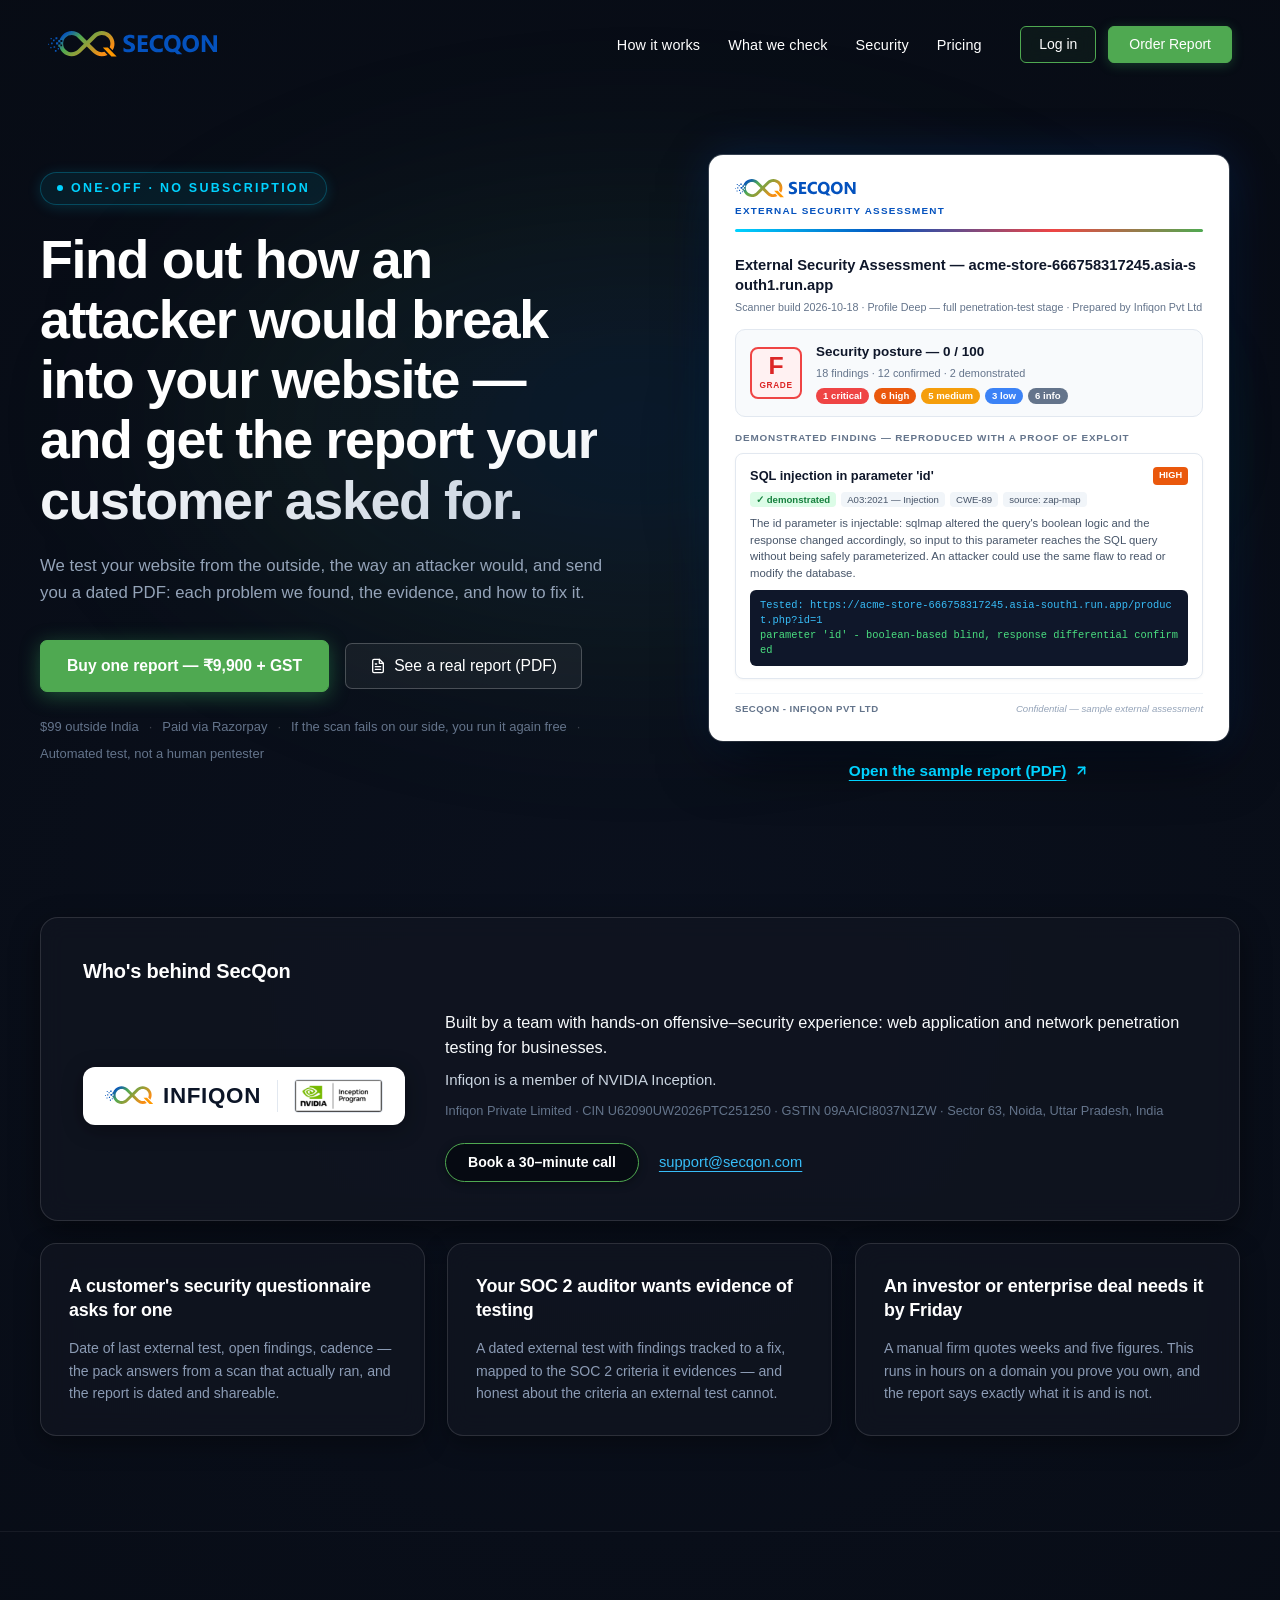
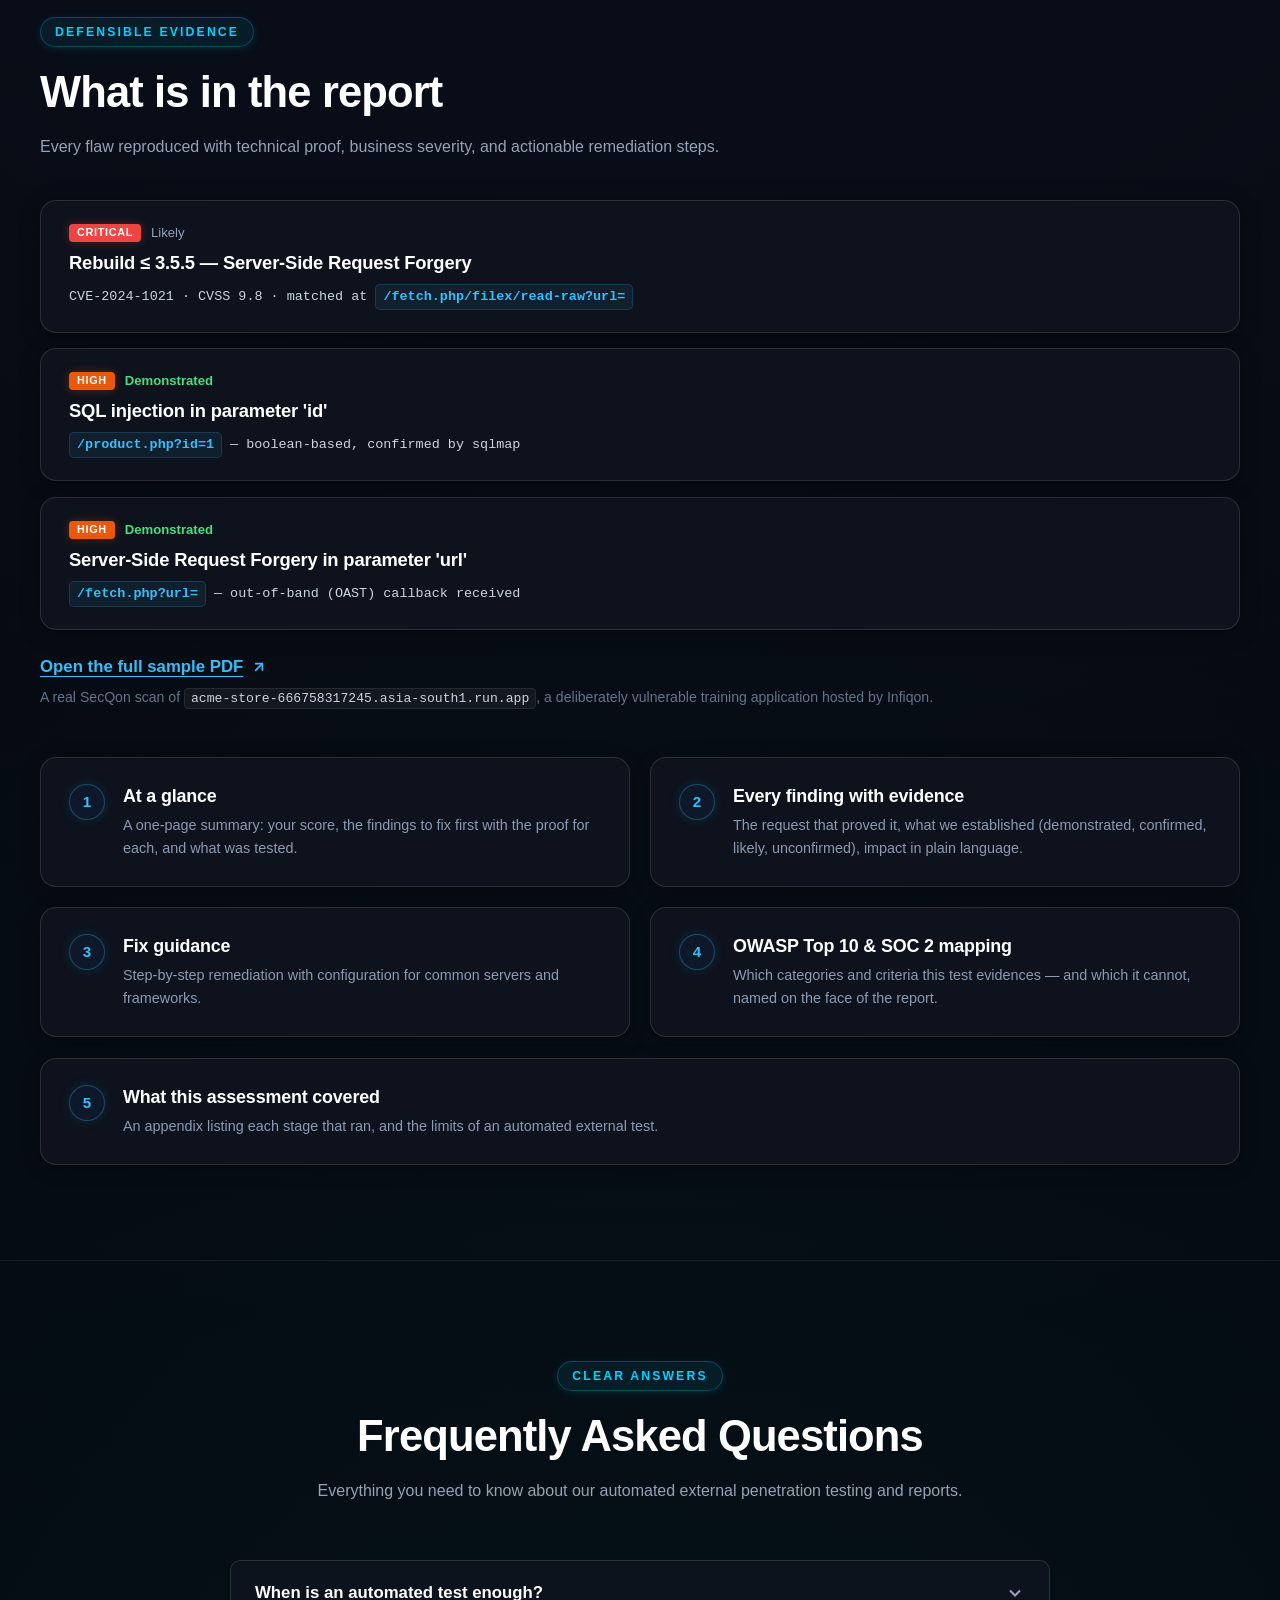
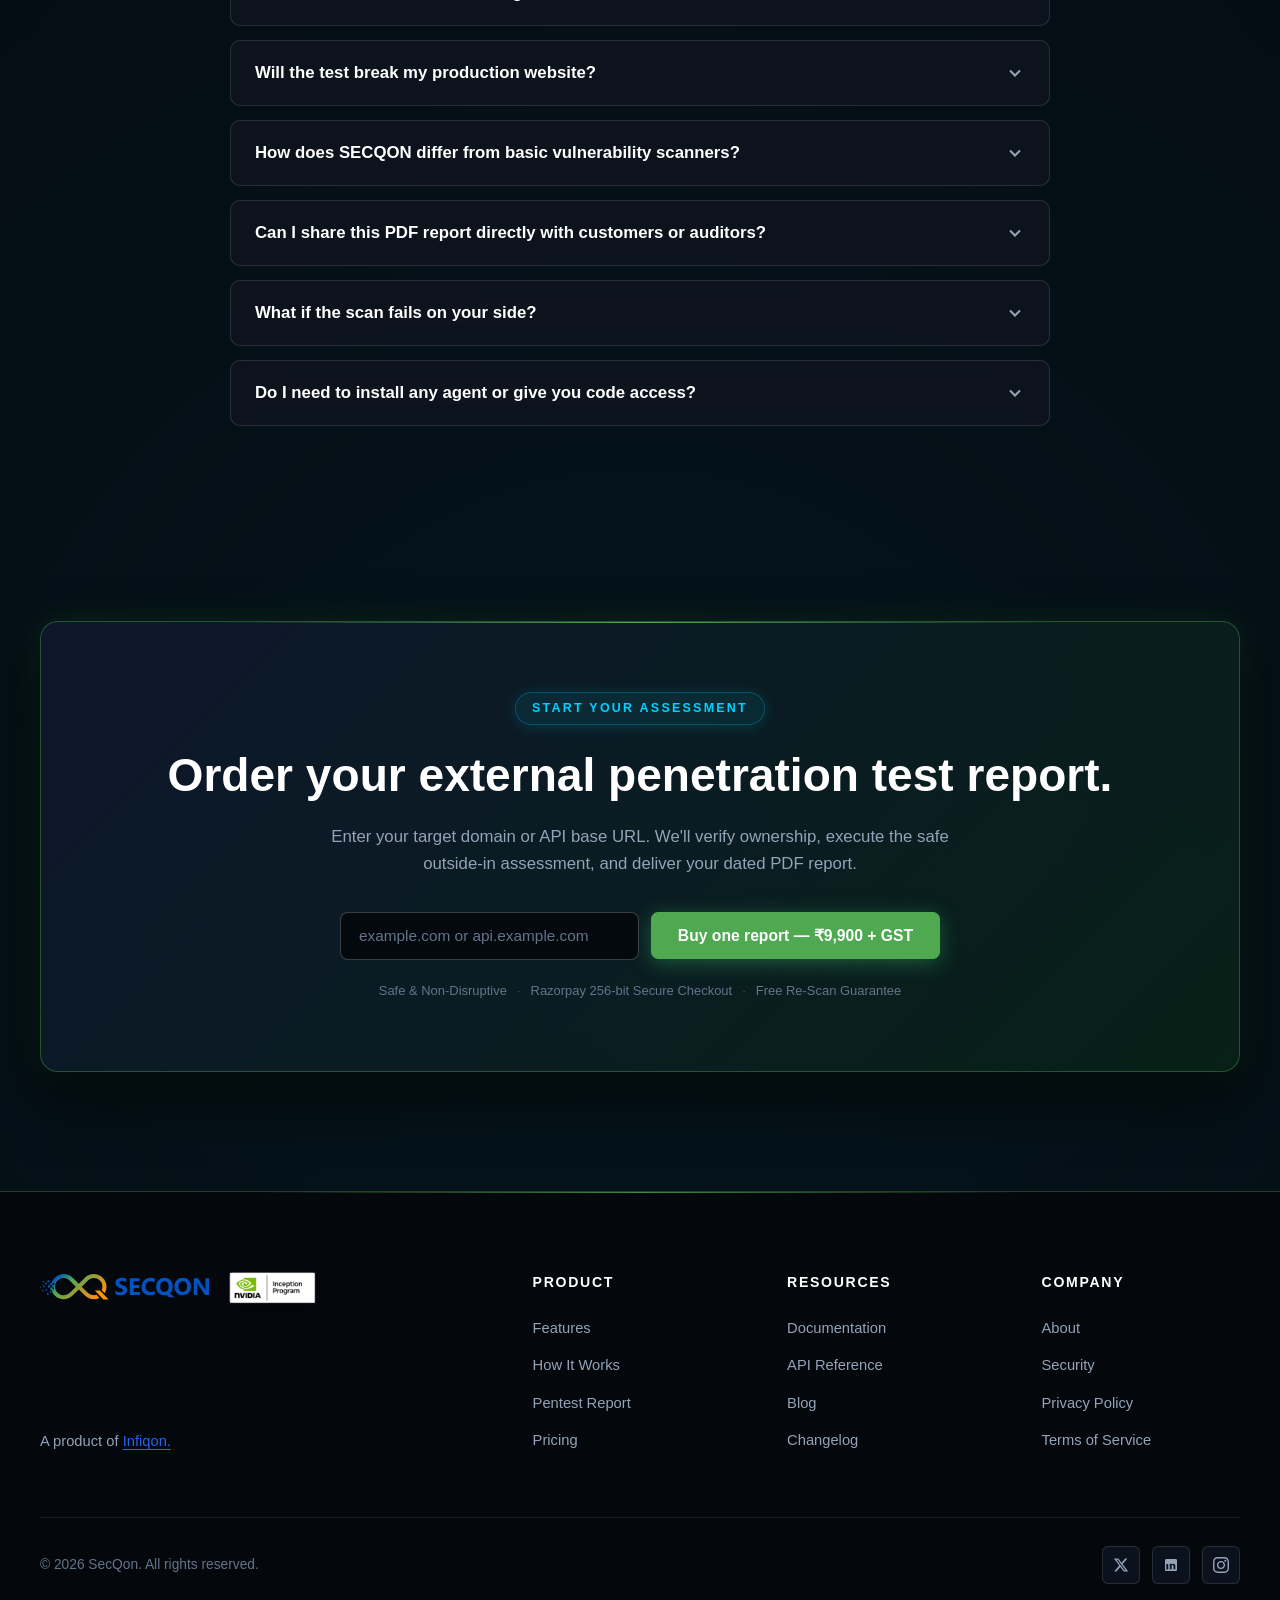
<file: pentest-report.html>
<!DOCTYPE html>
<html lang="en">

<head>
  <meta charset="UTF-8">
  <meta name="viewport" content="width=device-width, initial-scale=1.0">
  <title>One-Off Penetration Test Report — SECQON</title>
  <meta name="description"
    content="Find out how an attacker would break into your website — and get the report your customer asked for. Dated PDF with proof of exploit, CVSS severity, and remediation patches.">

  <!-- Favicon -->
  <link rel="icon" type="image/svg+xml" href="assets/images/logo.svg">

  <!-- Segoe UI Variable Font -->
  <link rel="preconnect" href="https://fonts.cdnfonts.com">
  <link href="https://fonts.cdnfonts.com/css/segoe-ui-variable" rel="stylesheet">

  <!-- Google Fonts - Plus Jakarta Sans -->
  <link rel="preconnect" href="https://fonts.googleapis.com">
  <link rel="preconnect" href="https://fonts.gstatic.com" crossorigin>
  <link href="https://fonts.googleapis.com/css2?family=Plus+Jakarta+Sans:wght@300;400;500;600;700;800&display=swap"
    rel="stylesheet">

  <!-- Stylesheets (All matching index.html Design System) -->
  <link rel="stylesheet" href="assets/css/style.css">
  <link rel="stylesheet" href="assets/css/scanner.css">
  <link rel="stylesheet" href="assets/css/sections/header.css">
  <link rel="stylesheet" href="assets/css/sections/hero.css">
  <link rel="stylesheet" href="assets/css/sections/stages.css">
  <link rel="stylesheet" href="assets/css/sections/security.css">
  <link rel="stylesheet" href="assets/css/sections/evidence.css">
  <link rel="stylesheet" href="assets/css/sections/judge.css">
  <link rel="stylesheet" href="assets/css/sections/footer.css">
  <link rel="stylesheet" href="assets/css/sections/pentest-report.css">
</head>

<body class="pentest-page">

  <!-- Site Header -->
  <header class="site-header">
    <div class="container header-container">
      <!-- 1. Left: Brand Logo -->
      <a href="index.html" class="logo" aria-label="SECQON Home">
        <img src="assets/images/logo.svg" alt="SECQON Logo" class="logo-icon">
      </a>

      <!-- 2. Center: Navigation Menu -->
      <nav class="nav-menu-wrapper" id="navMenu">
        <ul class="nav-menu">
          <li><a href="index.html#how-it-works" class="nav-link">How it works</a></li>
          <li><a href="index.html#what-we-check" class="nav-link">What we check</a></li>
          <li><a href="index.html#security" class="nav-link">Security</a></li>
          <li><a href="index.html#pricing" class="nav-link">Pricing</a></li>
        </ul>

        <!-- Mobile duplicate of actions -->
        <div class="header-actions mobile-only-actions">
          <a href="index.html#login" class="btn btn-outline btn-login">Log in</a>
          <a href="#order-now" class="btn btn-primary btn-start">Order Report</a>
        </div>
      </nav>

      <!-- 3. Right: Header Action Buttons (Desktop) -->
      <div class="header-actions desktop-actions">
        <a href="index.html#login" class="btn btn-outline btn-login">Log in</a>
        <a href="#order-now" class="btn btn-primary btn-start">Order Report</a>
      </div>

      <!-- Mobile Hamburger Button -->
      <button class="mobile-nav-toggle" id="mobileNavToggle" aria-label="Toggle navigation menu" aria-expanded="false">
        <svg viewBox="0 0 24 24" fill="none" stroke="currentColor" stroke-width="2" stroke-linecap="round"
          stroke-linejoin="round">
          <line x1="3" y1="12" x2="21" y2="12"></line>
          <line x1="3" y1="6" x2="21" y2="6"></line>
          <line x1="3" y1="18" x2="21" y2="18"></line>
        </svg>
      </button>
    </div>
  </header>

  <!-- Main Content -->
  <main>
    <!-- =====================================================================
         Section 1: Hero Section with WebGL2 Scanner Shader & Authentic Sample Card
         ===================================================================== -->
    <section class="pentest-hero" id="overview">

      <div class="pentest-container">
        <div class="pentest-hero-grid">

          <!-- Left Column: Copy, CTAs & Disclaimers -->
          <div class="pentest-hero-content reveal-on-scroll">
            <!-- Eyebrow Pill -->
            <div class="pentest-eyebrow">
              <span class="pentest-eyebrow-dot"></span>
              <span>ONE-OFF · NO SUBSCRIPTION</span>
            </div>

            <!-- Main Headline -->
            <h1 class="pentest-hero-title">
              Find out how an attacker would break into your website — <span class="title-accent">and get the report your customer asked for.</span>
            </h1>

            <!-- Body Description -->
            <p class="pentest-hero-desc">
              We test your website from the outside, the way an attacker would, and send you a dated PDF: each problem we found, the evidence, and how to fix it.
            </p>

            <!-- Call to Actions -->
            <div class="pentest-cta-group">
              <a href="#order-now" class="btn btn-pentest-buy">
                Buy one report — ₹9,900 + GST
              </a>
              <button type="button" class="btn btn-pentest-sample" id="heroSampleBtn" aria-label="Preview sample report">
                <svg width="16" height="16" viewBox="0 0 24 24" fill="none" stroke="currentColor" stroke-width="2" stroke-linecap="round" stroke-linejoin="round">
                  <path d="M14 2H6a2 2 0 0 0-2 2v16a2 2 0 0 0 2 2h12a2 2 0 0 0 2-2V8z"/>
                  <polyline points="14 2 14 8 20 8"/>
                  <line x1="16" y1="13" x2="8" y2="13"/>
                  <line x1="16" y1="17" x2="8" y2="17"/>
                  <polyline points="10 9 9 9 8 9"/>
                </svg>
                <span>See a real report (PDF)</span>
              </button>
            </div>

            <!-- Guarantee & Detail Microcopy -->
            <div class="pentest-disclaimers">
              <span class="disclaimer-item">$99 outside India</span>
              <span class="disclaimer-sep">·</span>
              <span class="disclaimer-item">Paid via Razorpay</span>
              <span class="disclaimer-sep">·</span>
              <span class="disclaimer-item">If the scan fails on our side, you run it again free</span>
              <span class="disclaimer-sep">·</span>
              <span class="disclaimer-item">Automated test, not a human pentester</span>
            </div>
          </div>

          <!-- Right Column: Interactive Sample Report Document Preview Card -->
          <div class="pentest-preview-col reveal-on-scroll stagger-2">
            <!-- Background Glow Halo -->
            <div class="report-glow-orb" aria-hidden="true"></div>

            <!-- The Authentic Sample Report Card (Matches Reference Image) -->
            <div class="sample-report-card" id="sampleReportCard" title="Click to view full sample report">
              <!-- Card Header -->
              <div class="card-doc-header">
                <div class="card-doc-brand-row">
                  <img src="assets/images/logo.svg" alt="SECQON Logo" class="card-doc-logo">
                </div>
                <span class="card-doc-subtag">EXTERNAL SECURITY ASSESSMENT</span>
                <div class="card-doc-gradient-bar"></div>
              </div>

              <!-- Target Assessment Info -->
              <h2 class="card-doc-target-title">
                External Security Assessment — acme-store-666758317245.asia-south1.run.app
              </h2>
              <p class="card-doc-meta">
                Scanner build 2026-10-18 · Profile Deep — full penetration-test stage · Prepared by Infiqon Pvt Ltd
              </p>

              <!-- Grade & Posture Summary Box -->
              <div class="card-doc-scorebox">
                <div class="grade-badge-wrap">
                  <span class="grade-letter">F</span>
                  <span class="grade-label">GRADE</span>
                </div>
                <div class="scorebox-info">
                  <div class="score-posture-title">Security posture — 0 / 100</div>
                  <div class="score-posture-counts">18 findings · 12 confirmed · 2 demonstrated</div>
                  <div class="severity-pills-row">
                    <span class="sev-pill crit">1 critical</span>
                    <span class="sev-pill high">6 high</span>
                    <span class="sev-pill med">5 medium</span>
                    <span class="sev-pill low">3 low</span>
                    <span class="sev-pill info">6 info</span>
                  </div>
                </div>
              </div>

              <!-- Section Subtitle -->
              <div class="card-doc-finding-label">
                DEMONSTRATED FINDING — REPRODUCED WITH A PROOF OF EXPLOIT
              </div>

              <!-- Finding Card -->
              <div class="card-finding-item">
                <div class="finding-item-header">
                  <span class="finding-item-title">SQL injection in parameter 'id'</span>
                  <span class="finding-tag-high">HIGH</span>
                </div>

                <div class="finding-tags-list">
                  <span class="ftag ftag-demonstrated">✓ demonstrated</span>
                  <span class="ftag ftag-gray">A03:2021 — Injection</span>
                  <span class="ftag ftag-gray">CWE-89</span>
                  <span class="ftag ftag-gray">source: zap-map</span>
                </div>

                <p class="finding-item-desc">
                  The id parameter is injectable: sqlmap altered the query's boolean logic and the response changed accordingly, so input to this parameter reaches the SQL query without being safely parameterized. An attacker could use the same flaw to read or modify the database.
                </p>

                <!-- Code / Console Output Box -->
                <div class="finding-terminal-box">
                  <div class="term-tested">Tested: https://acme-store-666758317245.asia-south1.run.app/product.php?id=1</div>
                  <div class="term-confirmed">parameter 'id' - boolean-based blind, response differential confirmed</div>
                </div>
              </div>

              <!-- Report Card Footer -->
              <div class="card-doc-footer">
                <span class="card-doc-footer-brand">SECQON - INFIQON PVT LTD</span>
                <span class="card-doc-footer-confidential">Confidential — sample external assessment</span>
              </div>
            </div>

            <!-- Open Sample PDF Link below card -->
            <a href="assets/images/secqon-sample-report-p1.png" class="open-report-link" id="openReportLink" target="_blank" rel="noopener noreferrer">
              <span>Open the sample report (PDF)</span>
              <svg width="15" height="15" viewBox="0 0 24 24" fill="none" stroke="currentColor" stroke-width="2.5" stroke-linecap="round" stroke-linejoin="round">
                <line x1="7" y1="17" x2="17" y2="7"></line>
                <polyline points="7 7 17 7 17 17"></polyline>
              </svg>
            </a>
          </div>

        </div>
      </div>
    </section>

    <!-- =====================================================================
         Section 2: Who's behind SecQon & Key Use Cases (Matches Reference Design)
         ===================================================================== -->
    <section class="pentest-trust-sec" id="who-is-behind">
      <div class="pentest-container">
        
        <!-- Top Box: Who's behind SecQon Card -->
        <div class="trust-company-card reveal-on-scroll">
          <h3 class="trust-card-title">Who's behind SecQon</h3>
          
          <div class="trust-card-body">
            <!-- Left: White Pill Badge with INFIQON & NVIDIA Inception -->
            <div class="trust-badge-col">
              <div class="trust-badge-pill">
                <div class="pill-brand-infiqon">
                  <svg class="pill-infiqon-icon" viewBox="0 0 78 32" fill="none" xmlns="http://www.w3.org/2000/svg" aria-hidden="true">
                    <path d="M62.5467 18.901L72.2967 29.0149L78.2502 29.0149L68.2853 18.901L62.5467 18.901Z" fill="#FF9800"/>
                    <rect x="6.3" y="17.3" width="1.9" height="1.9" rx="0.3" fill="#0856B9"/>
                    <rect x="9.1" y="12.9" width="2.5" height="2.5" rx="0.3" fill="#0856B9"/>
                    <path d="M51.1 4.3C56.7 -1.4 65.9 -1.4 71.5 4.2C76.4 9 77.1 16.4 73.7 22L70.3 18.5C72 14.9 71.3 10.5 68.3 7.5C64.4 3.7 58.3 3.7 54.5 7.6L47.6 14.5L54.5 21.4C57.2 24.1 61.1 24.9 64.4 23.8L67.9 27.3C62.5 30 55.7 29.2 51.2 24.7L44.2 17.8L37.2 24.7C31.5 30.3 22.4 30.3 16.8 24.6C15 22.7 13.7 20.5 13.1 18.2H12V15.4H13.9V13.2H12V10.4H12.9C13.9 8 15.1 5.9 16.9 4.2C22.5 -1.4 31.7 -1.4 37.3 4.3L44.2 11.2L51.1 4.3ZM34 7.6C30.2 3.7 24 3.7 20.2 7.5C16.3 11.3 16.3 17.5 20.1 21.3C23.9 25.2 30.1 25.2 33.9 21.4L40.9 14.5L34 7.6Z" fill="url(#p0_infiqon_trust)"/>
                    <rect x="3.5" y="13.2" width="1.9" height="1.9" rx="0.3" fill="#0856B9"/>
                    <rect y="14.5" width="1.3" height="1.3" rx="0.3" fill="#0856B9"/>
                    <rect x="2.5" y="18.3" width="1.6" height="1.6" rx="0.3" fill="#0856B9"/>
                    <rect x="7.9" y="21.7" width="1.9" height="1.9" rx="0.3" fill="#0856B9"/>
                    <rect x="11" y="19.5" width="1.6" height="1.6" rx="0.3" fill="#0856B9"/>
                    <rect x="8.5" y="7.2" width="2.2" height="2.2" rx="0.3" fill="#0856B9"/>
                    <rect x="2.8" y="7.9" width="1.6" height="1.6" rx="0.3" fill="#0856B9"/>
                    <rect x="5.7" y="9.8" width="1.9" height="1.9" rx="0.3" fill="#0856B9"/>
                    <defs>
                      <linearGradient id="p0_infiqon_trust" x1="19.9" y1="2.1" x2="48.5" y2="36.3" gradientUnits="userSpaceOnUse">
                        <stop stop-color="#0452BE"/>
                        <stop offset="0.32" stop-color="#4FA951"/>
                        <stop offset="1" stop-color="#F78E15"/>
                      </linearGradient>
                    </defs>
                  </svg>
                  <span class="pill-brand-text">INFIQON</span>
                </div>
                
                <div class="pill-divider" aria-hidden="true"></div>
                
                <div class="pill-brand-nvidia">
                  <img src="assets/images/nvidia-inception.svg" alt="NVIDIA Inception Program" class="pill-nvidia-img" width="124" height="36" loading="lazy">
                </div>
              </div>
            </div>

            <!-- Right: Description, Credentials & Call to Action -->
            <div class="trust-info-content">
              <p class="trust-headline-text">
                Built by a team with hands-on offensive–security experience: web application and network penetration testing for businesses.
              </p>
              <p class="trust-nvidia-text">
                Infiqon is a member of NVIDIA Inception.
              </p>
              <p class="trust-company-credentials">
                Infiqon Private Limited · CIN U62090UW2026PTC251250 · GSTIN 09AAICI8037N1ZW · Sector 63, Noida, Uttar Pradesh, India
              </p>
              <div class="trust-action-row">
                <a href="#order-now" class="btn-trust-call">Book a 30–minute call</a>
                <a href="mailto:support@secqon.com" class="trust-email-link">support@secqon.com</a>
              </div>
            </div>
          </div>
        </div>

        <!-- Bottom Row: 3 Use Cases Grid -->
        <div class="trust-usecases-grid">
          <!-- Card 1 -->
          <div class="trust-usecase-card reveal-on-scroll stagger-1">
            <h4 class="trust-usecase-title">A customer's security questionnaire asks for one</h4>
            <p class="trust-usecase-desc">
              Date of last external test, open findings, cadence — the pack answers from a scan that actually ran, and the report is dated and shareable.
            </p>
          </div>

          <!-- Card 2 -->
          <div class="trust-usecase-card reveal-on-scroll stagger-2">
            <h4 class="trust-usecase-title">Your SOC 2 auditor wants evidence of testing</h4>
            <p class="trust-usecase-desc">
              A dated external test with findings tracked to a fix, mapped to the SOC 2 criteria it evidences — and honest about the criteria an external test cannot.
            </p>
          </div>

          <!-- Card 3 -->
          <div class="trust-usecase-card reveal-on-scroll stagger-3">
            <h4 class="trust-usecase-title">An investor or enterprise deal needs it by Friday</h4>
            <p class="trust-usecase-desc">
              A manual firm quotes weeks and five figures. This runs in hours on a domain you prove you own, and the report says exactly what it is and is not.
            </p>
          </div>
        </div>

      </div>
    </section>

    <!-- =====================================================================
         Section 3: What is in the report (Matches Project Theme & Reference)
         ===================================================================== -->
    <section class="pentest-report-contents-sec" id="what-is-in-the-report">
      <div class="pentest-container">
        
        <div class="report-contents-header reveal-on-scroll">
          <span class="section-eyebrow">DEFENSIBLE EVIDENCE</span>
          <h2 class="section-title">What is in the report</h2>
          <p class="section-subtitle">
            Every flaw reproduced with technical proof, business severity, and actionable remediation steps.
          </p>
        </div>

        <div class="report-contents-body">
          <!-- 3 Sample Finding Cards -->
          <div class="finding-preview-stack">
            <!-- Finding 1 -->
            <div class="finding-preview-card reveal-on-scroll stagger-1">
              <div class="finding-preview-top">
                <span class="sev-tag sev-critical">CRITICAL</span>
                <span class="finding-state-tag state-likely">Likely</span>
              </div>
              <h3 class="finding-preview-title">Rebuild ≤ 3.5.5 — Server-Side Request Forgery</h3>
              <div class="finding-preview-code">
                <span class="code-meta">CVE-2024-1021 · CVSS 9.8 · matched at</span>
                <code class="code-path">/fetch.php/filex/read-raw?url=</code>
              </div>
            </div>

            <!-- Finding 2 -->
            <div class="finding-preview-card reveal-on-scroll stagger-2">
              <div class="finding-preview-top">
                <span class="sev-tag sev-high">HIGH</span>
                <span class="finding-state-tag state-demonstrated">Demonstrated</span>
              </div>
              <h3 class="finding-preview-title">SQL injection in parameter 'id'</h3>
              <div class="finding-preview-code">
                <code class="code-path">/product.php?id=1</code>
                <span class="code-meta">— boolean-based, confirmed by sqlmap</span>
              </div>
            </div>

            <!-- Finding 3 -->
            <div class="finding-preview-card reveal-on-scroll stagger-3">
              <div class="finding-preview-top">
                <span class="sev-tag sev-high">HIGH</span>
                <span class="finding-state-tag state-demonstrated">Demonstrated</span>
              </div>
              <h3 class="finding-preview-title">Server-Side Request Forgery in parameter 'url'</h3>
              <div class="finding-preview-code">
                <code class="code-path">/fetch.php?url=</code>
                <span class="code-meta">— out-of-band (OAST) callback received</span>
              </div>
            </div>
          </div>

          <!-- Sample PDF CTA & Notice -->
          <div class="report-sample-cta-wrap reveal-on-scroll">
            <a href="assets/images/secqon-sample-report-p1.png" class="report-sample-pdf-btn" id="evidenceSampleBtn" target="_blank" rel="noopener noreferrer">
              <span>Open the full sample PDF</span>
              <svg class="arrow-icon" width="16" height="16" viewBox="0 0 24 24" fill="none" stroke="currentColor" stroke-width="2.5" stroke-linecap="round" stroke-linejoin="round">
                <line x1="7" y1="17" x2="17" y2="7"></line>
                <polyline points="7 7 17 7 17 17"></polyline>
              </svg>
            </a>
            <p class="report-sample-disclaimer">
              A real SecQon scan of <code class="disclaimer-target">acme-store-666758317245.asia-south1.run.app</code>, a deliberately vulnerable training application hosted by Infiqon.
            </p>
          </div>

          <!-- 5 Report Breakdown Pillars -->
          <div class="report-pillars-grid">
            <!-- Pillar 1 -->
            <div class="report-pillar-card reveal-on-scroll stagger-1">
              <div class="pillar-num-badge">1</div>
              <div class="pillar-content">
                <h4 class="pillar-title">At a glance</h4>
                <p class="pillar-desc">
                  A one-page summary: your score, the findings to fix first with the proof for each, and what was tested.
                </p>
              </div>
            </div>

            <!-- Pillar 2 -->
            <div class="report-pillar-card reveal-on-scroll stagger-2">
              <div class="pillar-num-badge">2</div>
              <div class="pillar-content">
                <h4 class="pillar-title">Every finding with evidence</h4>
                <p class="pillar-desc">
                  The request that proved it, what we established (demonstrated, confirmed, likely, unconfirmed), impact in plain language.
                </p>
              </div>
            </div>

            <!-- Pillar 3 -->
            <div class="report-pillar-card reveal-on-scroll stagger-3">
              <div class="pillar-num-badge">3</div>
              <div class="pillar-content">
                <h4 class="pillar-title">Fix guidance</h4>
                <p class="pillar-desc">
                  Step-by-step remediation with configuration for common servers and frameworks.
                </p>
              </div>
            </div>

            <!-- Pillar 4 -->
            <div class="report-pillar-card reveal-on-scroll stagger-4">
              <div class="pillar-num-badge">4</div>
              <div class="pillar-content">
                <h4 class="pillar-title">OWASP Top 10 &amp; SOC 2 mapping</h4>
                <p class="pillar-desc">
                  Which categories and criteria this test evidences — and which it cannot, named on the face of the report.
                </p>
              </div>
            </div>

            <!-- Pillar 5 -->
            <div class="report-pillar-card pillar-card-wide reveal-on-scroll stagger-5">
              <div class="pillar-num-badge">5</div>
              <div class="pillar-content">
                <h4 class="pillar-title">What this assessment covered</h4>
                <p class="pillar-desc">
                  An appendix listing each stage that ran, and the limits of an automated external test.
                </p>
              </div>
            </div>
          </div>
        </div>

      </div>
    </section>

    <!-- =====================================================================
         Section 7: Frequently Asked Questions (Accordion)
         ===================================================================== -->
    <section class="pentest-faq-sec" id="faq">
      <div class="pentest-container">
        <div class="section-header reveal-on-scroll">
          <span class="section-eyebrow">CLEAR ANSWERS</span>
          <h2 class="section-title">Frequently Asked Questions</h2>
          <p class="section-subtitle">
            Everything you need to know about our automated external penetration testing and reports.
          </p>
        </div>

        <div class="faq-list-container">
          <!-- FAQ 1 -->
          <div class="faq-item reveal-on-scroll stagger-1">
            <button type="button" class="faq-question-btn" aria-expanded="false">
              <span>When is an automated test enough?</span>
              <svg class="faq-icon-chevron" viewBox="0 0 24 24" fill="none" stroke="currentColor" stroke-width="2.5">
                <polyline points="6 9 12 15 18 9"/>
              </svg>
            </button>
            <div class="faq-answer-content">
              An automated test is designed specifically to satisfy enterprise customer security questionnaires, SOC 2 auditors, vendor risk assessments, and investor due diligence checklists that require proof of a recent, structured external assessment. It tests from the outside the way an attacker would. Note: It is not a human-led red team or CERT-In empanelled manual assessment.
            </div>
          </div>

          <!-- FAQ 2 -->
          <div class="faq-item reveal-on-scroll stagger-2">
            <button type="button" class="faq-question-btn" aria-expanded="false">
              <span>Will the test break my production website?</span>
              <svg class="faq-icon-chevron" viewBox="0 0 24 24" fill="none" stroke="currentColor" stroke-width="2.5">
                <polyline points="6 9 12 15 18 9"/>
              </svg>
            </button>
            <div class="faq-answer-content">
              No. Our scans are engineered from the ground up not to disrupt production. Destructive payloads, denial-of-service vectors, and database drop commands are strictly blocked. Traffic is rate-limited to 10 requests per second per target to prevent server resource exhaustion.
            </div>
          </div>

          <!-- FAQ 3 -->
          <div class="faq-item reveal-on-scroll stagger-3">
            <button type="button" class="faq-question-btn" aria-expanded="false">
              <span>How does SECQON differ from basic vulnerability scanners?</span>
              <svg class="faq-icon-chevron" viewBox="0 0 24 24" fill="none" stroke="currentColor" stroke-width="2.5">
                <polyline points="6 9 12 15 18 9"/>
              </svg>
            </button>
            <div class="faq-answer-content">
              Traditional scanners simply flag software version numbers or regex matches, generating dozens of false positives that require manual triaging. SECQON executes safe validation payloads (such as boolean response differentials and out-of-band OAST callbacks) to prove actual exploitability before marking a finding as confirmed.
            </div>
          </div>

          <!-- FAQ 4 -->
          <div class="faq-item reveal-on-scroll stagger-4">
            <button type="button" class="faq-question-btn" aria-expanded="false">
              <span>Can I share this PDF report directly with customers or auditors?</span>
              <svg class="faq-icon-chevron" viewBox="0 0 24 24" fill="none" stroke="currentColor" stroke-width="2.5">
                <polyline points="6 9 12 15 18 9"/>
              </svg>
            </button>
            <div class="faq-answer-content">
              Yes! The report is formatted specifically for external stakeholders. It includes an executive posture summary and letter grade on page 1 for leadership, accompanied by detailed technical proofs, CVE numbers, and remediation guidance in subsequent pages for technical evaluators.
            </div>
          </div>

          <!-- FAQ 5 -->
          <div class="faq-item reveal-on-scroll stagger-5">
            <button type="button" class="faq-question-btn" aria-expanded="false">
              <span>What if the scan fails on your side?</span>
              <svg class="faq-icon-chevron" viewBox="0 0 24 24" fill="none" stroke="currentColor" stroke-width="2.5">
                <polyline points="6 9 12 15 18 9"/>
              </svg>
            </button>
            <div class="faq-answer-content">
              We stand behind our scans with a 100% free re-scan guarantee. If a network interruption, timeout, or technical issue on our end prevents the scan from completing successfully, you can run the scan again at zero additional cost.
            </div>
          </div>

          <!-- FAQ 6 -->
          <div class="faq-item reveal-on-scroll stagger-6">
            <button type="button" class="faq-question-btn" aria-expanded="false">
              <span>Do I need to install any agent or give you code access?</span>
              <svg class="faq-icon-chevron" viewBox="0 0 24 24" fill="none" stroke="currentColor" stroke-width="2.5">
                <polyline points="6 9 12 15 18 9"/>
              </svg>
            </button>
            <div class="faq-answer-content">
              None at all. SECQON operates purely outside-in from the public internet. You only verify asset ownership via a DNS TXT record, HTML meta tag, or hosted file, and the assessment begins immediately without modifying your codebase or infrastructure.
            </div>
          </div>
        </div>
      </div>
    </section>

    <!-- =====================================================================
         Section 8: Final Order CTA Banner
         ===================================================================== -->
    <section class="pentest-order-cta-sec" id="order-now">
      <div class="pentest-container">
        <div class="order-cta-box reveal-on-scroll">
          <span class="pentest-eyebrow" style="margin-bottom: 16px;">START YOUR ASSESSMENT</span>
          <h2 class="order-cta-title">Order your external penetration test report.</h2>
          <p class="order-cta-desc">
            Enter your target domain or API base URL. We'll verify ownership, execute the safe outside-in assessment, and deliver your dated PDF report.
          </p>

          <form class="order-form-inline" id="pentestOrderForm">
            <input type="text" id="targetDomain" class="order-input-domain" placeholder="example.com or api.example.com" required>
            <button type="submit" class="btn btn-pentest-buy">
              Buy one report — ₹9,900 + GST
            </button>
          </form>

          <div class="pentest-disclaimers" style="justify-content: center; margin-top: 14px;">
            <span class="disclaimer-item">Safe &amp; Non-Disruptive</span>
            <span class="disclaimer-sep">·</span>
            <span class="disclaimer-item">Razorpay 256-bit Secure Checkout</span>
            <span class="disclaimer-sep">·</span>
            <span class="disclaimer-item">Free Re-Scan Guarantee</span>
          </div>
        </div>
      </div>
    </section>
  </main>

  <!-- =====================================================================
       Site Footer (Matches index.html)
       ===================================================================== -->
  <footer class="site-footer">
    <div class="footer-container">
      <div class="footer-grid">
        <!-- Brand & Partner Column -->
        <div class="footer-brand-col">
          <div class="footer-logo-group">
            <a href="index.html" class="footer-logo" aria-label="SECQON Home">
              <img src="assets/images/logo.svg" alt="SECQON Logo" class="footer-logo-img">
            </a>
            <div class="footer-partner-badge">
              <img src="assets/images/nvidia-inception.svg" alt="NVIDIA Inception Program" class="footer-partner-img">
            </div>
          </div>
          <p class="footer-product-by">
            A product of <a href="https://infiqon.com" target="_blank" rel="noopener noreferrer" class="footer-infiqon-link">Infiqon.</a>
          </p>
        </div>

        <!-- Product Links -->
        <div class="footer-links-col">
          <h4 class="footer-col-title">PRODUCT</h4>
          <ul class="footer-links-list">
            <li><a href="index.html#what-we-check" class="footer-link">Features</a></li>
            <li><a href="index.html#how-it-works" class="footer-link">How It Works</a></li>
            <li><a href="pentest-report.html" class="footer-link">Pentest Report</a></li>
            <li><a href="index.html#pricing" class="footer-link">Pricing</a></li>
          </ul>
        </div>

        <!-- Resources Links -->
        <div class="footer-links-col">
          <h4 class="footer-col-title">RESOURCES</h4>
          <ul class="footer-links-list">
            <li><a href="index.html#documentation" class="footer-link">Documentation</a></li>
            <li><a href="index.html#api" class="footer-link">API Reference</a></li>
            <li><a href="index.html#blog" class="footer-link">Blog</a></li>
            <li><a href="index.html#changelog" class="footer-link">Changelog</a></li>
          </ul>
        </div>

        <!-- Company Links -->
        <div class="footer-links-col">
          <h4 class="footer-col-title">COMPANY</h4>
          <ul class="footer-links-list">
            <li><a href="index.html#about" class="footer-link">About</a></li>
            <li><a href="index.html#security" class="footer-link">Security</a></li>
            <li><a href="index.html#privacy" class="footer-link">Privacy Policy</a></li>
            <li><a href="index.html#terms" class="footer-link">Terms of Service</a></li>
          </ul>
        </div>
      </div>

      <!-- Bottom Divider & Bar -->
      <div class="footer-bottom-divider"></div>
      <div class="footer-bottom-bar">
        <p class="footer-copyright">© 2026 SecQon. All rights reserved.</p>
        <div class="footer-socials">
          <a href="https://x.com" target="_blank" rel="noopener noreferrer" class="footer-social-btn" aria-label="X (Twitter)">
            <svg width="14" height="14" viewBox="0 0 24 24" fill="currentColor">
              <path d="M18.244 2.25h3.308l-7.227 8.26 8.502 11.24H16.17l-5.214-6.817L4.99 21.75H1.68l7.73-8.835L1.254 2.25H8.08l4.713 6.231zm-1.161 17.52h1.833L7.084 4.126H5.117z"/>
            </svg>
          </a>
          <a href="https://linkedin.com" target="_blank" rel="noopener noreferrer" class="footer-social-btn" aria-label="LinkedIn">
            <svg width="14" height="14" viewBox="0 0 24 24" fill="currentColor">
              <path d="M19 3a2 2 0 0 1 2 2v14a2 2 0 0 1-2 2H5a2 2 0 0 1-2-2V5a2 2 0 0 1 2-2h14m-.5 15.5v-5.3a3.26 3.26 0 0 0-3.26-3.26c-.85 0-1.84.52-2.28 1.3v-1.11h-2.79v8.37h2.79v-4.93c0-.77.62-1.4 1.39-1.4a1.4 1.4 0 0 1 1.4 1.4v4.93h2.75M6.46 8.76c-.85 0-1.54-.69-1.54-1.54s.69-1.54 1.54-1.54 1.54.69 1.54 1.54-.69 1.54-1.54 1.54m1.39 9.97v-8.37H5.07v8.37h2.78z"/>
            </svg>
          </a>
          <a href="https://instagram.com" target="_blank" rel="noopener noreferrer" class="footer-social-btn" aria-label="Instagram">
            <svg width="15" height="15" viewBox="0 0 24 24" fill="currentColor">
              <path d="M12 2.163c3.204 0 3.584.012 4.85.07 3.252.148 4.771 1.691 4.919 4.919.058 1.265.069 1.645.069 4.849 0 3.205-.012 3.584-.069 4.849-.149 3.225-1.664 4.771-4.919 4.919-1.266.058-1.644.07-4.85.07-3.204 0-3.584-.012-4.849-.07-3.26-.149-4.771-1.699-4.919-4.92-.058-1.265-.07-1.644-.07-4.849 0-3.204.013-3.583.07-4.849.149-3.227 1.664-4.771 4.919-4.919 1.266-.057 1.645-.069 4.849-.069zm0-2.163c-3.259 0-3.667.014-4.947.072-4.358.2-6.78 2.618-6.98 6.98-.059 1.281-.073 1.689-.073 4.948 0 3.259.014 3.668.072 4.948.2 4.358 2.618 6.78 6.98 6.98 1.281.058 1.689.072 4.948.072 3.259 0 3.668-.014 4.948-.072 4.354-.2 6.782-2.618 6.979-6.98.059-1.28.073-1.689.073-4.948 0-3.259-.014-3.667-.072-4.947-.196-4.354-2.617-6.78-6.979-6.98-1.281-.059-1.69-.073-4.949-.073zm0 5.838c-3.403 0-6.162 2.759-6.162 6.162s2.759 6.163 6.162 6.163 6.162-2.759 6.162-6.163c0-3.403-2.759-6.162-6.162-6.162zm0 10.162c-2.209 0-4-1.79-4-4 0-2.209 1.791-4 4-4s4 1.791 4 4c0 2.21-1.791 4-4 4zm6.406-11.845c-.796 0-1.441.645-1.441 1.44s.645 1.44 1.441 1.44c.795 0 1.439-.645 1.439-1.44s-.644-1.44-1.439-1.44z"/>
            </svg>
          </a>
        </div>
      </div>
    </div>
  </footer>

  <!-- =====================================================================
       Lightbox Modal: Full High-Res Sample Report Viewer
       ===================================================================== -->
  <div class="report-modal" id="reportModal" role="dialog" aria-modal="true" aria-labelledby="modalTitle">
    <div class="report-modal-content">
      <div class="report-modal-header">
        <div class="report-modal-title" id="modalTitle">
          <svg width="18" height="18" viewBox="0 0 24 24" fill="none" stroke="currentColor" stroke-width="2">
            <path d="M14 2H6a2 2 0 0 0-2 2v16a2 2 0 0 0 2 2h12a2 2 0 0 0 2-2V8z"/>
            <polyline points="14 2 14 8 20 8"/>
          </svg>
          <span>SECQON Sample Penetration Test Report (Page 1)</span>
        </div>
        <div class="report-modal-actions">
          <a href="assets/images/secqon-sample-report-p1.png" download="secqon-sample-report.png" class="report-modal-btn-download">
            <svg width="14" height="14" viewBox="0 0 24 24" fill="none" stroke="currentColor" stroke-width="2.5">
              <path d="M21 15v4a2 2 0 0 1-2 2H5a2 2 0 0 1-2-2v-4"/>
              <polyline points="7 10 12 15 17 10"/>
              <line x1="12" y1="15" x2="12" y2="3"/>
            </svg>
            <span>Download</span>
          </a>
          <button type="button" class="report-modal-close" id="closeModalBtn" aria-label="Close modal">
            <svg width="20" height="20" viewBox="0 0 24 24" fill="none" stroke="currentColor" stroke-width="2.5">
              <line x1="18" y1="6" x2="6" y2="18"/>
              <line x1="6" y1="6" x2="18" y2="18"/>
            </svg>
          </button>
        </div>
      </div>
      <div class="report-modal-body">
        <img src="assets/images/secqon-sample-report-p1.png" alt="SECQON External Security Assessment Sample Report" class="report-modal-img">
      </div>
    </div>
  </div>

  <!-- Interactive JavaScript Controllers from Home Page -->
  <!-- 1. WebGL2 Hero Scanner Shader Animation -->
  <script src="assets/js/scanner.js"></script>

  <!-- 2. Interactive 3D Evidence Cards Deck Shuffle Animation -->
  <script src="assets/js/evidence.js"></script>

  <!-- 3. Page Interactions & Event Listeners -->
  <script>
    // 1. Mobile navigation toggle
    const mobileNavToggle = document.getElementById('mobileNavToggle');
    const navMenu = document.getElementById('navMenu');

    if (mobileNavToggle && navMenu) {
      mobileNavToggle.addEventListener('click', () => {
        const isExpanded = mobileNavToggle.getAttribute('aria-expanded') === 'true';
        mobileNavToggle.setAttribute('aria-expanded', !isExpanded);
        navMenu.classList.toggle('active');
        document.body.classList.toggle('nav-open');
      });

      document.addEventListener('click', (e) => {
        if (!navMenu.contains(e.target) && !mobileNavToggle.contains(e.target) && navMenu.classList.contains('active')) {
          navMenu.classList.remove('active');
          mobileNavToggle.setAttribute('aria-expanded', 'false');
          document.body.classList.remove('nav-open');
        }
      });

      const navLinks = navMenu.querySelectorAll('.nav-link, .btn');
      navLinks.forEach(link => {
        link.addEventListener('click', () => {
          if (navMenu.classList.contains('active')) {
            navMenu.classList.remove('active');
            mobileNavToggle.setAttribute('aria-expanded', 'false');
            document.body.classList.remove('nav-open');
          }
        });
      });
    }

    // 2. Scroll Reveal Animations with IntersectionObserver
    const revealElements = document.querySelectorAll('.reveal-on-scroll');
    if ('IntersectionObserver' in window) {
      const revealObserver = new IntersectionObserver((entries, observer) => {
        entries.forEach(entry => {
          if (entry.isIntersecting) {
            entry.target.classList.add('revealed');
            observer.unobserve(entry.target);
          }
        });
      }, {
        threshold: 0.12,
        rootMargin: '0px 0px -40px 0px'
      });

      revealElements.forEach(el => revealObserver.observe(el));
    } else {
      revealElements.forEach(el => el.classList.add('revealed'));
    }

    // 3. FAQ Accordion functionality
    const faqItems = document.querySelectorAll('.faq-item');
    faqItems.forEach(item => {
      const btn = item.querySelector('.faq-question-btn');
      const answer = item.querySelector('.faq-answer-content');

      if (btn && answer) {
        btn.addEventListener('click', () => {
          const isActive = item.classList.contains('active');
          
          // Close other open FAQs
          faqItems.forEach(otherItem => {
            if (otherItem !== item && otherItem.classList.contains('active')) {
              otherItem.classList.remove('active');
              const otherBtn = otherItem.querySelector('.faq-question-btn');
              const otherAnswer = otherItem.querySelector('.faq-answer-content');
              if (otherBtn) otherBtn.setAttribute('aria-expanded', 'false');
              if (otherAnswer) otherAnswer.style.maxHeight = '0px';
            }
          });

          // Toggle current
          if (!isActive) {
            item.classList.add('active');
            btn.setAttribute('aria-expanded', 'true');
            answer.style.maxHeight = (answer.scrollHeight + 30) + 'px';
          } else {
            item.classList.remove('active');
            btn.setAttribute('aria-expanded', 'false');
            answer.style.maxHeight = '0px';
          }
        });
      }
    });

    // 4. Modal Lightbox functionality
    const reportModal = document.getElementById('reportModal');
    const heroSampleBtn = document.getElementById('heroSampleBtn');
    const sampleReportCard = document.getElementById('sampleReportCard');
    const openReportLink = document.getElementById('openReportLink');
    const evidenceSampleBtn = document.getElementById('evidenceSampleBtn');
    const closeModalBtn = document.getElementById('closeModalBtn');

    function openModal(e) {
      if (e) e.preventDefault();
      if (reportModal) {
        reportModal.classList.add('active');
        document.body.style.overflow = 'hidden';
      }
    }

    function closeModal() {
      if (reportModal) {
        reportModal.classList.remove('active');
        document.body.style.overflow = '';
      }
    }

    if (heroSampleBtn) heroSampleBtn.addEventListener('click', openModal);
    if (sampleReportCard) sampleReportCard.addEventListener('click', openModal);
    if (openReportLink) openReportLink.addEventListener('click', openModal);
    if (evidenceSampleBtn) evidenceSampleBtn.addEventListener('click', openModal);
    if (closeModalBtn) closeModalBtn.addEventListener('click', closeModal);

    if (reportModal) {
      reportModal.addEventListener('click', (e) => {
        if (e.target === reportModal) {
          closeModal();
        }
      });

      document.addEventListener('keydown', (e) => {
        if (e.key === 'Escape' && reportModal.classList.contains('active')) {
          closeModal();
        }
      });
    }

    // 5. Order form submit interaction
    const orderForm = document.getElementById('pentestOrderForm');
    if (orderForm) {
      orderForm.addEventListener('submit', (e) => {
        e.preventDefault();
        const input = document.getElementById('targetDomain');
        const domain = input ? input.value.trim() : '';
        if (domain) {
          alert('Asset target registered: ' + domain + '\nProceeding to secure Razorpay checkout for ₹9,900 + GST...');
        }
      });
    }
  </script>
</body>

</html>
</file>
<file: assets/css/style.css>
/* ==========================================================================
   SECQON Landing Page - Main Stylesheet
   ========================================================================== */

@import url('https://fonts.cdnfonts.com/css/segoe-ui-variable');
@import url('https://fonts.googleapis.com/css2?family=Plus+Jakarta+Sans:wght@300;400;500;600;700&display=swap');
@import url('./scanner.css');
@import url('./sections/stages.css');
@import url('./sections/security.css');
@import url('./sections/pricing.css');
@import url('./sections/evidence.css');
@import url('./sections/judge.css');
@import url('./sections/proves.css');
@import url('./sections/footer.css');
@import url('./sections/pentest-report.css');

/* CSS Variables & Design Tokens */
:root {
  /* Color Palette */
  --bg-dark: #04070C;
  --bg-card: rgba(18, 22, 34, 0.7);
  --bg-card-border: rgba(255, 255, 255, 0.12);
  --bg-card-border-hover: rgba(255, 255, 255, 0.25);
  
  --text-primary: #ffffff;
  --text-secondary: #94a3b8;
  --text-muted: #64748b;
  --text-eyebrow: #7e8b9b;
  
  /* Brand Accents */
  --accent-green: #4FA951;
  --accent-green-hover: #34b35e;
  --accent-green-glow: rgba(62, 207, 109, 0.35);
  
  --accent-blue: #0452BE;
  --accent-cyan: #00d2ff;
  
  --border-subtle: rgba(255, 255, 255, 0.14);
  --border-light: rgba(255, 255, 255, 0.22);
  
  /* Typography - Segoe UI Variable */
  --font-main: 'Segoe UI Variable Text', 'Segoe UI Variable', 'Segoe UI', -apple-system, BlinkMacSystemFont, Roboto, Helvetica, Arial, sans-serif;
  --font-display: 'Segoe UI Variable Display', 'Segoe UI Variable', 'Segoe UI', -apple-system, BlinkMacSystemFont, Roboto, Helvetica, Arial, sans-serif;
  --font-small: 'Segoe UI Variable Small', 'Segoe UI Variable Text', 'Segoe UI Variable', 'Segoe UI', -apple-system, BlinkMacSystemFont, Roboto, Helvetica, Arial, sans-serif;
  
  /* Transitions */
  --transition-fast: 0.2s cubic-bezier(0.4, 0, 0.2, 1);
  --transition-normal: 0.3s cubic-bezier(0.4, 0, 0.2, 1);
}

/* Headings use Display optical size */
h1, h2, h3, h4, h5, h6 {
  font-family: var(--font-display);
}

/* Base Reset */
*, *::before, *::after {
  box-sizing: border-box;
  margin: 0;
  padding: 0;
}

html {
  font-size: 16px;
  scroll-behavior: smooth;
  -webkit-font-smoothing: antialiased;
  -moz-osx-font-smoothing: grayscale;
}

body {
  font-family: var(--font-main);
  background-color: var(--bg-dark);
  color: var(--text-primary);
  min-height: 100vh;
  line-height: 1.5;
  overflow-x: hidden;
  position: relative;
  background-image: 
    radial-gradient(circle at 50% 20%, rgba(20, 30, 55, 0.4) 0%, transparent 60%),
    radial-gradient(circle at 50% 85%, rgba(0, 180, 216, 0.08) 0%, transparent 50%);
}

/* Container */
.container {
  width: 100%;
  max-width: 1920px;
  margin: 0 auto;
}

/* Links */
a {
  color: inherit;
  text-decoration: none;
  transition: color var(--transition-fast);
}

/* Buttons Base */
.btn {
  display: inline-flex;
  align-items: center;
  justify-content: center;
  font-family: var(--font-main);
  font-size: 0.875rem;
  font-weight: 500;
  padding: 10px 22px;
  border-radius: 6px;
  cursor: pointer;
  border: 1px solid transparent;
  transition: all var(--transition-normal);
  text-align: center;
  user-select: none;
  white-space: nowrap;
}

.btn-primary {
  background-color: var(--accent-green);
  color: #ffffff;
  border-color: var(--accent-green);
  box-shadow: 0 4px 16px var(--accent-green-glow);
}

.btn-primary:hover {
  background-color: var(--accent-green-hover);
  border-color: var(--accent-green-hover);
  transform: translateY(-1px);
  box-shadow: 0 6px 20px rgba(62, 207, 109, 0.45);
}

.btn-outline {
  background: transparent;
  color: var(--text-primary);
  border-color: var(--border-light);
  backdrop-filter: blur(8px);
}

.btn-outline:hover {
  border-color: rgba(255, 255, 255, 0.4);
  background: rgba(255, 255, 255, 0.06);
  transform: translateY(-1px);
}

.btn-report {
  font-size: 0.95rem;
  padding: 12px 28px;
  font-weight: 500;
}
</file>
<file: assets/css/scanner.css>
/* ==========================================================================
   Scanner Background WebGL2 Canvas Styles
   ========================================================================== */

.scanner-container {
  position: absolute;
  top: 0;
  left: 0;
  width: 100%;
  height: 100%;
  overflow: hidden;
  z-index: 1;
  pointer-events: none;
}

.scanner-canvas {
  display: block;
  position: absolute;
  top: 0;
  left: 0;
  width: 100%;
  height: 100%;
}
</file>
<file: assets/css/sections/header.css>
/* ==========================================================================
   Header & Navigation
   ========================================================================== */

.site-header {
  position: absolute;
  top: 0;
  left: 0;
  width: 100%;
  z-index: 100;
  padding: 26px 0;
  background: transparent;
}

.header-container {
  display: flex;
  align-items: center;
  justify-content: flex-start;
  padding: 0 65px;
}

/* Brand Logo */
.logo {
  display: inline-flex;
  align-items: center;
  text-decoration: none;
  flex-shrink: 0;
  transition: transform var(--transition-fast), opacity var(--transition-fast);
}

.logo:hover {
  opacity: 0.92;
  transform: translateY(-0.5px);
}

.logo-icon {
  display: block;
  height: 28px;
  width: auto;
}

/* Navigation Menu */
.nav-menu-wrapper {
  display: flex;
  align-items: center;
  margin-left: 455px;
  flex-shrink: 0;
}

.nav-menu {
  display: flex;
  align-items: center;
  gap: 36px;
  list-style: none;
  margin: 0;
  padding: 0;
}

.nav-link {
  font-size: 0.9rem;
  color: #fff;
  font-weight: 400;
  letter-spacing: 0.01em;
  transition: color var(--transition-fast);
  white-space: nowrap;
}

.nav-link:hover,
.nav-link:focus {
  color: #ffffff;
}

/* Header Actions */
.header-actions {
  display: flex;
  align-items: center;
  gap: 12px;
}

.desktop-actions {
  display: flex;
  margin-left: 60px;
  flex-shrink: 0;
}

/* Hide mobile action buttons on desktop */
@media (min-width: 1025px) {
  .mobile-only-actions,
  .mobile-header-actions {
    display: none !important;
  }
}

.btn-login {
  padding: 7px 18px;
  border-radius: 6px;
  font-size: 0.875rem;
  border: 1px solid var(--accent-green);
  background: rgba(79, 169, 81, 0.08);
  color: #ffffff;
  transition: all var(--transition-fast);
}

.btn-login:hover {
  border-color: var(--accent-green-hover);
  background: rgba(79, 169, 81, 0.2);
  box-shadow: 0 0 16px rgba(79, 169, 81, 0.35);
  color: #ffffff;
}

.btn-start {
  padding: 7px 20px;
  border-radius: 6px;
  font-size: 0.875rem;
  background-color: var(--accent-green);
  border: 1px solid var(--accent-green);
  color: #ffffff;
  box-shadow: 0 2px 12px rgba(62, 207, 109, 0.25);
  transition: all var(--transition-fast);
}

.btn-start:hover {
  background-color: var(--accent-green-hover);
  border-color: var(--accent-green-hover);
  box-shadow: 0 4px 18px rgba(62, 207, 109, 0.45);
}

/* Mobile Hamburger Toggle */
.mobile-nav-toggle {
  display: none;
  background: transparent;
  border: none;
  cursor: pointer;
  padding: 8px;
  color: #ffffff;
  border-radius: 6px;
  position: relative;
  z-index: 110;
  transition: background-color var(--transition-fast);
}

.mobile-nav-toggle:hover {
  background: rgba(255, 255, 255, 0.08);
}

.mobile-nav-toggle svg {
  width: 24px;
  height: 24px;
  stroke: currentColor;
  display: block;
}

.mobile-nav-toggle line {
  transition: transform 0.25s ease, opacity 0.25s ease;
  transform-origin: center;
}

body.nav-open {
  overflow: hidden;
}

body.nav-open::before {
  content: '';
  position: fixed;
  inset: 0;
  background: rgba(0, 0, 0, 0.65);
  backdrop-filter: blur(6px);
  -webkit-backdrop-filter: blur(6px);
  z-index: 95;
  pointer-events: auto;
}

body.nav-open .mobile-nav-toggle line:nth-child(1) {
  opacity: 0;
}

body.nav-open .mobile-nav-toggle line:nth-child(2) {
  transform: translateY(6px) rotate(45deg);
}

body.nav-open .mobile-nav-toggle line:nth-child(3) {
  transform: translateY(-6px) rotate(-45deg);
}

/* Responsive Navigation */
/* Desktop Intermediate Viewports (1025px - 1300px) */
@media (max-width: 1300px) and (min-width: 1025px) {
  .header-container {
    padding: 0 clamp(24px, 4vw, 48px);
    justify-content: space-between;
  }

  .nav-menu-wrapper {
    margin-left: auto;
  }

  .desktop-actions {
    margin-left: clamp(20px, 3vw, 40px);
  }

  .nav-menu {
    gap: clamp(18px, 2.5vw, 28px);
  }
}

/* Mobile & Tablet Navigation (< 1024px) */
@media (max-width: 1024px) {
  .site-header {
    position: absolute;
    top: 0;
    left: 0;
    width: 100%;
    z-index: 100;
    padding: 18px 0;
    background: transparent;
    backdrop-filter: none;
    -webkit-backdrop-filter: none;
    border-bottom: none;
  }

  .header-container {
    display: flex;
    justify-content: space-between;
    align-items: center;
    padding: 0 24px;
    width: 100%;
  }

  .desktop-actions {
    display: none !important;
    margin-left: 0;
  }

  .mobile-nav-toggle {
    display: flex;
    align-items: center;
    justify-content: center;
  }

  .nav-menu-wrapper {
    margin-left: 0;
    position: fixed;
    top: 0;
    right: -100%;
    width: 310px;
    max-width: 86vw;
    height: 100vh;
    height: 100dvh;
    background: #0c1220;
    background: linear-gradient(180deg, #0e1728 0%, #070c18 100%);
    border-left: 1px solid rgba(255, 255, 255, 0.15);
    padding: 80px 24px 36px;
    flex-direction: column;
    justify-content: flex-start;
    align-items: flex-start;
    gap: 24px;
    transition: right 0.3s cubic-bezier(0.4, 0, 0.2, 1);
    z-index: 105;
    box-shadow: -15px 0 50px rgba(0, 0, 0, 0.85);
    overflow-y: auto;
  }

  .nav-menu-wrapper.active {
    right: 0;
  }

  .nav-menu {
    flex-direction: column;
    align-items: flex-start;
    gap: 8px;
    width: 100%;
  }

  .nav-link {
    font-size: 1rem;
    font-weight: 500;
    color: #cbd5e1;
    display: block;
    width: 100%;
    padding: 10px 14px;
    border-radius: 8px;
    transition: all var(--transition-fast);
  }

  .nav-link:hover,
  .nav-link:focus {
    color: #ffffff;
    background: rgba(255, 255, 255, 0.08);
  }

  .nav-link.active {
    color: #4ade80 !important;
    background: rgba(79, 169, 81, 0.14);
    border: 1px solid rgba(79, 169, 81, 0.3);
    font-weight: 600;
  }

  .mobile-only-actions,
  .mobile-header-actions {
    display: none;
    flex-direction: column;
    width: 100%;
    gap: 12px;
    margin-top: 14px;
    padding-top: 20px;
    border-top: 1px solid rgba(255, 255, 255, 0.1);
  }

  .nav-menu-wrapper.active .mobile-only-actions,
  .nav-menu-wrapper.active .mobile-header-actions {
    display: flex !important;
  }

  .mobile-only-actions .btn,
  .mobile-header-actions .btn {
    width: 100%;
    text-align: center;
    padding: 11px 18px;
    font-size: 0.92rem;
    border-radius: 8px;
    font-weight: 600;
  }

  .mobile-only-actions .btn-login,
  .mobile-header-actions .btn-login {
    background: rgba(255, 255, 255, 0.06);
    border: 1px solid rgba(255, 255, 255, 0.2);
    color: #ffffff;
  }

  .mobile-only-actions .btn-login:hover,
  .mobile-header-actions .btn-login:hover {
    background: rgba(255, 255, 255, 0.12);
    border-color: rgba(255, 255, 255, 0.35);
  }

  .mobile-only-actions .btn-start,
  .mobile-header-actions .btn-start {
    background-color: var(--accent-green);
    border-color: var(--accent-green);
    color: #ffffff;
    box-shadow: 0 4px 16px rgba(79, 169, 81, 0.35);
  }

  .mobile-only-actions .btn-start:hover,
  .mobile-header-actions .btn-start:hover {
    background-color: var(--accent-green-hover);
    border-color: var(--accent-green-hover);
    box-shadow: 0 6px 20px rgba(79, 169, 81, 0.5);
  }
}

/* Small Mobile Screens */
@media (max-width: 640px) {
  .site-header {
    padding: 12px 0;
  }

  .header-container {
    padding: 0 16px;
  }

  .logo-icon {
    height: 24px;
  }
}
</file>
<file: assets/css/sections/hero.css>
/* ==========================================================================
   Hero Section Styles
   ========================================================================== */

.hero-section {
  position: relative;
  min-height: 100vh;
  display: flex;
  flex-direction: column;
  justify-content: center;
  align-items: center;
  text-align: center;
  padding: 120px 0 90px;
  overflow: hidden;
  background-color: var(--bg-dark);
}

/* Hero Content Area */
.hero-content {
  position: relative;
  z-index: 10;
  max-width: 880px;
  display: flex;
  flex-direction: column;
  align-items: center;
  margin: 0 auto;
  pointer-events: none;
}

.hero-content a,
.hero-content button,
.hero-features-pill {
  pointer-events: auto;
}

/* Eyebrow Label */
.hero-eyebrow {
  display: inline-block;
  font-size: 8px;
  letter-spacing: 0.22em;
  text-transform: uppercase;
  color: var(--text-eyebrow);
  font-weight: 500;
  margin-bottom: 26px;
  user-select: none;
}

/* Main Headline */
.hero-title {
  /* font-size: clamp(2.4rem, 5.6vw, 4.25rem); */
  font-size: 95px;
  font-weight: 350;
  line-height: 0.9;
  letter-spacing: -0.025em;
  color: var(--text-primary);
  margin-bottom: 26px;
  text-wrap: balance;
  user-select: none;
}

.hero-title span {
  display: block;
}

/* Features Pill Bar */
.hero-features-pill {
  display: inline-flex;
  align-items: center;
  gap: 12px;
  padding: 6px 10px;
  border-radius: 6px;
  background: rgba(14, 18, 28, 0.7);
  border: 1px solid rgba(255, 255, 255, 0.12);
  backdrop-filter: blur(12px);
  -webkit-backdrop-filter: blur(12px);
  margin-bottom: 38px;
  box-shadow: 0 4px 20px rgba(0, 0, 0, 0.4);
}

.feature-tag {
  font-size: 0.68rem;
  font-weight: 500;
  letter-spacing: 0.01em;
  text-transform: uppercase;
  color: var(--text-secondary);
}

.feature-divider {
  color: rgba(255, 255, 255, 0.22);
  font-size: 0.75rem;
  user-select: none;
}

/* CTA Actions */
.hero-cta-group {
  display: flex;
  align-items: center;
  justify-content: center;
  gap: 16px;
  flex-wrap: wrap;
}

.btn-buy {
  background-color: var(--accent-green);
  color: #ffffff;
  border-color: var(--accent-green);
  box-shadow: 0 4px 18px var(--accent-green-glow);
  font-weight: 500;
}

.btn-buy:hover {
  background-color: var(--accent-green-hover);
  border-color: var(--accent-green-hover);
  box-shadow: 0 6px 24px rgba(62, 207, 109, 0.5);
  transform: translateY(-2px);
}

.btn-info {
  background: rgba(15, 20, 32, 0.7);
  color: #ffffff;
  border-color: var(--border-light);
  backdrop-filter: blur(10px);
  font-weight: 500;
}

.btn-info:hover {
  background: rgba(255, 255, 255, 0.08);
  border-color: rgba(255, 255, 255, 0.4);
  transform: translateY(-2px);
}


/* Responsive adjustments */
@media (max-width: 768px) {
  .hero-section {
    padding: 50px 0 80px;
    min-height: calc(100vh - 75px);
  }

  .hero-eyebrow {
    font-size: 0.66rem;
    letter-spacing: 0.16em;
    margin-bottom: 18px;
  }

  .hero-title {
    font-size: clamp(2rem, 8vw, 2.75rem);
    margin-bottom: 22px;
  }

  .hero-features-pill {
    padding: 6px 12px;
    gap: 8px;
    flex-wrap: wrap;
    justify-content: center;
    margin-bottom: 32px;
  }

  .feature-tag {
    font-size: 0.62rem;
    letter-spacing: 0.12em;
  }

  .hero-cta-group {
    flex-direction: column;
    width: 100%;
    max-width: 320px;
    gap: 12px;
  }

  .hero-cta-group .btn {
    width: 100%;
  }
}
@media (max-width: 350px) {
  .hero-section {
    padding: 100px 0 80px;
    min-height: calc(100vh - 75px);
  }
}
</file>
<file: assets/css/sections/stages.css>
/* ==========================================================================
   Stages Section ("From domain to defensible proof")
   Pixel-perfect match to all reference designs (01, 02, 03, 04)
   Full vertical slide card transition (goes up, next comes up from below)
   ========================================================================== */

.stages-section {
  position: relative;
  background-color: var(--bg-dark);
  color: var(--text-primary);
  width: 100%;
  z-index: 20;
}

/* Scroll track for smooth sticky scrolling */
.stages-scroll-wrapper {
  position: relative;
  height: 320vh;
}

.stages-sticky-container {
  position: -webkit-sticky;
  position: sticky;
  top: 0;
  height: 100vh;
  height: 100dvh;
  display: flex;
  flex-direction: column;
  justify-content: center;
  box-sizing: border-box;
  overflow: hidden;
  /* padding: clamp(16px, 3vh, 42px) clamp(20px, 4vw, 48px); */
  padding: 0 135px;
}

/* Safe vertical centering: centers when content fits, never pushes header off-screen when tight */
.stages-sticky-container > .container {
  display: flex;
  flex-direction: column;
  justify-content: center;
  margin-top: auto;
  margin-bottom: auto;
  margin-left: auto;
  margin-right: auto;
  width: 100%;
  max-width: 1180px;
  box-sizing: border-box;
}

/* Section Header (Headline + Subtitle side-by-side with fluid height-aware scaling) */
.stages-header {
  display: flex;
  justify-content: space-between;
  align-items: flex-end;
  margin-bottom: clamp(22px, 3.6vh, 40px);
  gap: 32px;
}

.stages-title {
  /* Fluid font size scaling with both viewport width and viewport height (up to 4.1rem / ~66px) */
  font-size: clamp(2.3rem, min(3.8vw, 6.2vh), 4.1rem);
  font-weight: 300;
  line-height: 1.12;
  letter-spacing: -0.03em;
  color: #ffffff;
  margin: 0;
}

.stages-title .highlight-green {
  color: #4faf4d;
  font-weight: 350;
}

.stages-subtitle {
  max-width: 390px;
  font-size: clamp(0.82rem, min(0.95vw, 1.4vh), 0.92rem);
  line-height: 1.55;
  color: #7b889b;
  margin: 0;
  padding: 0;
  padding-bottom: 4px;
  text-align: left;
}

/* The Showcase Stages Card Viewport (proportional to viewport height so total height never exceeds 100vh) */
.stages-card-container {
  position: relative;
  width: 100%;
  height: clamp(320px, 53vh, 465px);
  min-height: unset;
  overflow: hidden;
  border-radius: 20px;
}

/* ==========================================================================
   Smooth Continuous Card Deck Slide & Scale Engine
   - Real-time continuous scrub with physics-based LERP
   - Size reduces progressively (scale 1.0 -> 0.76) as it moves upward
   - Next card glides upward from below
   ========================================================================== */

.stage-panel {
  position: absolute;
  inset: 0;
  display: grid;
  grid-template-columns: minmax(250px, 305px) 1fr;
  align-items: center;
  padding: clamp(24px, 4vh, 48px) clamp(32px, 4vw, 56px);
  gap: clamp(24px, 3.5vw, 48px);
  background-color: #0b0f19;
  background-image: linear-gradient(150deg, #090e18 0%, #0c111e 50%, #0f1524 100%);
  border: 1px solid rgba(83, 97, 129, 0.32);
  border-radius: 20px;
  box-shadow: 0 25px 60px rgba(0, 0, 0, 0.7), inset 0 1px 0 rgba(255, 255, 255, 0.04);
  overflow: hidden;
  transform-origin: center center;
  will-change: transform, opacity;
  pointer-events: none;
  opacity: 0;
  visibility: hidden;
  transform: translate3d(0, 100%, 0) scale(0.95);
  z-index: 1;
}

/* Fallback initial state before JS executes */
.stage-panel#stage-0 {
  opacity: 1;
  visibility: visible;
  transform: translate3d(0, 0, 0) scale(1);
  pointer-events: auto;
  z-index: 10;
}

/* Left Content Column */
.stage-content {
  display: flex;
  flex-direction: column;
  justify-content: center;
  margin-left: 45px;
  z-index: 2;
}

.stage-number {
  font-family: var(--font-display, var(--font-main));
  font-size: clamp(2.4rem, 4.8vh, 3.4rem);
  font-weight: 700;
  line-height: 1;
  margin-bottom: clamp(6px, 1.2vh, 12px);
  letter-spacing: -0.03em;
  color: #0050ca;
}

.stage-number.num-blue { color: #0050ca; }
.stage-number.num-green { color: #4faf4d; }
.stage-number.num-orange { color: #f59e0b; }

.stage-heading {
  font-size: clamp(1.35rem, 2.5vh, 1.75rem);
  font-weight: 600;
  color: #ffffff;
  margin-bottom: clamp(8px, 1.4vh, 14px);
  letter-spacing: -0.01em;
  line-height: 1.2;
}

.stage-desc {
  font-size: clamp(0.78rem, 1.35vh, 0.86rem);
  line-height: 1.55;
  color: #7b889b;
  max-width: 280px;
  margin: 0;
}

/* Right Visual / Graphic Column */
.stage-visual {
  position: relative;
  display: flex;
  align-items: center;
  justify-content: center;
  height: 100%;
  max-height: 100%;
  min-height: 0;
  overflow: hidden;
}

/* ==========================================================================
   STAGE 01 EXACT GRAPHIC
   Window + Circuit lines + 4 Pills (Domain, Subdomain, IP, API)
   ========================================================================== */

.stage1-diagram {
  position: relative;
  width: 545px;
  height: 244px;
  max-width: 100%;
  max-height: 100%;
  display: flex;
  align-items: center;
  justify-content: center;
}

.stage1-diagram svg {
  position: relative;
  z-index: 2;
  width: 545px;
  height: 244px;
  max-width: 100%;
  max-height: 100%;
  height: auto;
  object-fit: contain;
  display: block;
}

/* Glowing blue halo directly above and behind the window (matches reference image) */
.diagram-glow {
  position: absolute;
  top: 42%;
  left: 33%;
  transform: translate(-50%, -50%);
  width: 320px;
  height: 200px;
  pointer-events: none;
  z-index: 1;
  background: radial-gradient(ellipse at 50% 50%, rgba(0, 90, 240, 0.42) 0%, rgba(0, 65, 200, 0.22) 42%, rgba(0, 45, 160, 0.08) 60%, transparent 75%);
  filter: blur(34px);
}

/* Luminous upper halo blooming directly above the window top border */
.diagram-glow::before {
  content: "";
  position: absolute;
  top: 50%;
  left: 50%;
  transform: translate(-50%, -50%);
  width: 180px;
  height: 70px;
  background: radial-gradient(ellipse at 50% 50%, rgba(0, 120, 255, 0.75) 0%, rgba(0, 80, 230, 0.35) 45%, transparent 70%);
  filter: blur(20px);
  pointer-events: none;
}

/* Mock Browser / Terminal Window */
.mock-window {
  position: absolute;
  left: 0;
  top: 65px;
  width: 310px;
  background: rgba(15, 24, 41, 0.96);
  border: 1px solid rgba(75, 98, 142, 0.42);
  border-radius: 12px;
  padding: 14px 16px;
  box-shadow: 0 20px 48px rgba(0, 0, 0, 0.65);
  z-index: 3;
}

/* Window 3 Traffic Dots */
.window-topbar {
  display: flex;
  gap: 6px;
  margin-bottom: 12px;
}

.window-dot {
  width: 7px;
  height: 7px;
  border-radius: 50%;
}

.dot-red { background-color: #ef4444; }
.dot-yellow { background-color: #f59e0b; }
.dot-green { background-color: #10b981; }

/* Window Inner Input Field */
.window-search-bar {
  display: flex;
  align-items: center;
  background: #090e18;
  border: 1px solid rgba(75, 98, 142, 0.35);
  border-radius: 8px;
  padding: 5px 6px 5px 12px;
  gap: 10px;
  height: 46px;
  box-sizing: border-box;
}

.search-icon {
  width: 16px;
  height: 16px;
  color: #718096;
  flex-shrink: 0;
}

.search-domain {
  font-size: 0.88rem;
  color: #cbd5e1;
  font-family: var(--font-main);
  letter-spacing: 0.01em;
  flex: 1;
  white-space: nowrap;
  overflow: hidden;
  text-overflow: ellipsis;
}

.search-submit {
  background: #0058ca;
  color: #ffffff;
  border: none;
  width: 32px;
  height: 32px;
  border-radius: 6px;
  display: flex;
  align-items: center;
  justify-content: center;
  cursor: pointer;
  flex-shrink: 0;
  box-shadow: 0 0 12px rgba(0, 88, 202, 0.4);
  transition: background var(--transition-fast), transform var(--transition-fast);
}

.search-submit:hover {
  background: #0046a3;
  transform: scale(1.04);
}

.search-submit svg {
  width: 14px;
  height: 14px;
}

/* SVG Orthogonal Connector Lines */
.diagram-connectors {
  position: absolute;
  top: 0;
  left: 0;
  width: 490px;
  height: 225px;
  pointer-events: none;
  z-index: 2;
  overflow: visible;
}

.connector-line {
  stroke: rgba(75, 98, 142, 0.42);
  stroke-width: 1.2;
  fill: none;
}

/* Branch Target Pills (Exact Positioning to align with lines) */
.diagram-pills {
  position: absolute;
  inset: 0;
  pointer-events: none;
  z-index: 4;
}

.target-pill {
  position: absolute;
  display: inline-flex;
  align-items: center;
  gap: 8px;
  background: rgba(15, 24, 41, 0.96);
  border: 1px solid rgba(75, 98, 142, 0.42);
  border-radius: 8px;
  padding: 8px 14px;
  height: 38px;
  box-sizing: border-box;
  font-size: 0.82rem;
  font-weight: 500;
  color: #e2e8f0;
  box-shadow: 0 8px 20px rgba(0, 0, 0, 0.55);
  white-space: nowrap;
  pointer-events: auto;
  transition: transform 0.2s ease, border-color 0.2s ease;
}

.target-pill:hover {
  transform: translateX(3px);
  border-color: rgba(0, 88, 202, 0.6);
}

.pill-icon {
  width: 14px;
  height: 14px;
  color: #cbd5e1;
  display: flex;
  align-items: center;
  justify-content: center;
  flex-shrink: 0;
}

.pill-domain { left: 236px; top: 0px; }
.pill-subdomain { left: 345px; top: 40px; }
.pill-ip { left: 357px; top: 105px; }
.pill-api { left: 361px; top: 165px; }

/* ==========================================================================
   STAGE 02 EXACT GRAPHIC
   Verification Methods Box + Shield with Concentric Radar Waves
   ========================================================================== */

.stage2-diagram {
  position: relative;
  width: 568px;
  height: 232px;
  max-width: 100%;
  max-height: 100%;
  display: flex;
  align-items: center;
  justify-content: center;
}

.stage2-diagram svg {
  position: relative;
  z-index: 2;
  width: 568px;
  height: 232px;
  max-width: 100%;
  max-height: 100%;
  height: auto;
  object-fit: contain;
  display: block;
}

/* Green ambient radial glow (matches reference image) */
.stage2-ambient-glow {
  position: absolute;
  top: -35px;
  left: 55px;
  width: 280px;
  height: 298px;
  background: radial-gradient(ellipse at 50% 60%, rgba(60, 205, 120, 0.48) 0%, rgba(45, 175, 95, 0.28) 40%, rgba(40, 150, 85, 0.1) 62%, rgba(35, 130, 75, 0) 78%);
  filter: blur(32px);
  pointer-events: none;
  z-index: 1;
}

/* Verification Methods Card */
.verify-methods-card {
  position: relative;
  z-index: 2;
  background: rgba(14, 20, 34, 0.96);
  border: 1px solid rgba(75, 98, 142, 0.38);
  border-radius: 14px;
  padding: 14px 16px;
  width: 328px;
  box-shadow: 0 20px 48px rgba(0, 0, 0, 0.6);
  display: flex;
  flex-direction: column;
  gap: 10px;
  flex-shrink: 0;
}

.verify-row {
  display: flex;
  align-items: center;
  justify-content: space-between;
  background: #090e18;
  border: 1px solid rgba(80, 105, 148, 0.28);
  border-radius: 8px;
  padding: 10px 14px;
  height: 48px;
  box-sizing: border-box;
  transition: border-color var(--transition-fast), transform var(--transition-fast);
}

.verify-row:hover {
  border-color: rgba(87, 182, 90, 0.5);
  transform: translateX(2px);
}

.verify-row-left {
  display: flex;
  align-items: center;
  gap: 12px;
}

.verify-icon {
  width: 20px;
  height: 20px;
  color: #f1f5f9;
  display: flex;
  align-items: center;
  justify-content: center;
  flex-shrink: 0;
}

.verify-label {
  font-size: 0.88rem;
  font-weight: 500;
  color: #f1f5f9;
  letter-spacing: 0.01em;
  font-family: var(--font-main);
}

/* Green Solid Checkmark Circle */
.verify-check-circle {
  width: 20px;
  height: 20px;
  border-radius: 50%;
  background: #57b65a;
  display: flex;
  align-items: center;
  justify-content: center;
  flex-shrink: 0;
}

.verify-check-circle svg {
  width: 12px;
  height: 12px;
  stroke: #09130c;
  stroke-width: 2.8;
}

/* Shield with concentric radar rings */
.shield-radar-container {
  position: relative;
  z-index: 2;
  width: 190px;
  height: 190px;
  display: flex;
  align-items: center;
  justify-content: center;
  flex-shrink: 0;
}

.radar-ring {
  position: absolute;
  border-radius: 50%;
  pointer-events: none;
}

.ring-outer {
  width: 188px;
  height: 188px;
  border: 1px solid rgba(87, 182, 90, 0.22);
}

.ring-inner {
  width: 132px;
  height: 132px;
  border: 1px solid rgba(87, 182, 90, 0.42);
}

.shield-badge-box {
  position: relative;
  z-index: 3;
  width: 72px;
  height: 88px;
  display: flex;
  align-items: center;
  justify-content: center;
  filter: drop-shadow(0 0 20px rgba(87, 182, 90, 0.35));
}

/* ==========================================================================
   STAGE 03 EXACT GRAPHIC
   Terminal with STATIC Green Radar + Single Connector to 3 Pills
   (NO ROTATION / NO MOTION IN GREEN CIRCLE)
   ========================================================================= */

.stage3-diagram {
  position: relative;
  width: 487px;
  height: 233px;
  max-width: 100%;
  max-height: 100%;
  display: flex;
  align-items: center;
  justify-content: center;
}

.stage3-diagram svg {
  position: relative;
  z-index: 2;
  width: 487px;
  height: 233px;
  max-width: 100%;
  max-height: 100%;
  height: auto;
  object-fit: contain;
  display: block;
}

.stage3-ambient-glow {
  position: absolute;
  top: -20px;
  left: 60px;
  width: 200px;
  height: 295px;
  background: radial-gradient(ellipse at center, rgba(241, 139, 5, 0.35) 0%, rgba(175, 128, 18, 0.553) 45%, rgba(40, 150, 85, 0) 72%);
  filter: blur(30px);
  pointer-events: none;
  z-index: 1;
}

/* Scan Window with Radar */
.scan-radar-window {
  position: relative;
  z-index: 2;
  background: #0f1523;
  border: 1px solid rgba(255, 255, 255, 0.12);
  border-radius: 10px;
  padding: 12px 14px 16px;
  width: 285px;
  height: 195px;
  box-shadow: 0 16px 36px rgba(0, 0, 0, 0.6);
  display: flex;
  flex-direction: column;
  flex-shrink: 0;
}

.window-radar-content {
  display: flex;
  align-items: center;
  justify-content: space-between;
  gap: 12px;
  flex: 1;
  padding: 4px 0;
}

/* Skeleton Code Bars */
.skeleton-bars {
  display: flex;
  flex-direction: column;
  gap: 8px;
  width: 48px;
}

.sk-bar {
  height: 5px;
  background: rgba(255, 255, 255, 0.08);
  border-radius: 3px;
}

.sk-w-1 { width: 100%; }
.sk-w-2 { width: 75%; }
.sk-w-3 { width: 90%; }
.sk-w-4 { width: 60%; }
.sk-w-5 { width: 85%; }

/* STATIC Circular Green Radar Display (NO ROTATION) */
.radar-scope-static {
  position: relative;
  width: 110px;
  height: 110px;
  border-radius: 50%;
  display: flex;
  align-items: center;
  justify-content: center;
  flex-shrink: 0;
}

.radar-scope-static svg {
  display: block;
  width: 110px;
  height: 110px;
}

/* Single Horizontal Connector Line from window to middle pill */
.stage3-single-connector {
  width: 32px;
  height: 1px;
  background: rgba(148, 163, 184, 0.32);
  flex-shrink: 0;
}

.stage3-pills-stack {
  display: flex;
  flex-direction: column;
  gap: 14px;
  z-index: 2;
}

.alert-pill {
  display: flex;
  align-items: center;
  gap: 12px;
  background: #0f1523;
  border: 1px solid rgba(255, 255, 255, 0.12);
  border-radius: 8px;
  padding: 9px 14px;
  width: 125px;
  box-shadow: 0 4px 14px rgba(0, 0, 0, 0.45);
}

.alert-badge-icon {
  width: 18px;
  height: 18px;
  display: flex;
  align-items: center;
  justify-content: center;
  flex-shrink: 0;
}

.alert-bar-placeholder {
  height: 5px;
  background: rgba(255, 255, 255, 0.12);
  border-radius: 3px;
  flex: 1;
}

/* ==========================================================================
   STAGE 04 EXACT GRAPHIC
   Underlying Frame + Main Report Card + Green Refresh + Notification Toast
   ========================================================================= */

.stage4-diagram {
  position: relative;
  width: 494px;
  height: 202px;
  max-width: 100%;
  max-height: 100%;
  display: flex;
  align-items: center;
  justify-content: center;
}

.stage4-diagram svg {
  position: relative;
  z-index: 2;
  width: 494px;
  height: 202px;
  max-width: 100%;
  max-height: 100%;
  height: auto;
  object-fit: contain;
  display: block;
}

.stage4-ambient-glow {
  position: absolute;
  top: 50%;
  left: 35%;
  transform: translate(-50%, -50%);
  width: 320px;
  height: 290px;
  background: radial-gradient(ellipse at center, rgba(29, 99, 255, 0.32) 0%, rgba(29, 99, 255, 0.15) 45%, rgba(29, 99, 255, 0) 72%);
  filter: blur(35px);
  pointer-events: none;
  z-index: 1;
}

/* 1. Symmetrical Horizontal Background Frame Behind Main Card */
.stacked-card-bg {
  position: absolute;
  left: 35px;
  top: 35px;
  width: 250px;
  height: 155px;
  background: #0d121e;
  border: 1px solid rgba(255, 255, 255, 0.1);
  border-radius: 12px;
  z-index: 1;
}

/* 2. Main Foreground Vertical Report Card (Extends above & below the background frame) */
.main-report-card {
  position: absolute;
  left: 58px;
  top: 15px;
  width: 204px;
  height: 195px;
  background: #111624;
  border: 1px solid rgba(255, 255, 255, 0.16);
  border-radius: 12px;
  padding: 20px 20px;
  box-shadow: 0 16px 36px rgba(0, 0, 0, 0.65);
  z-index: 2;
  display: flex;
  flex-direction: column;
}

.report-card-header {
  display: flex;
  align-items: center;
  gap: 12px;
  margin-bottom: 20px;
}

.shield-blue-icon {
  width: 28px;
  height: 32px;
  flex-shrink: 0;
}

.report-header-text {
  display: flex;
  flex-direction: column;
}

.report-headline {
  font-size: 0.8rem;
  font-weight: 600;
  color: #ffffff;
  line-height: 1.25;
}

.report-subhead {
  font-size: 0.72rem;
  color: #94a3b8;
  line-height: 1.25;
}

/* Checklist with circular checkmark badges */
.report-checklist {
  display: flex;
  flex-direction: column;
  gap: 11px;
}

.checklist-item {
  display: flex;
  align-items: center;
  gap: 10px;
  font-size: 0.76rem;
  color: #cbd5e1;
  font-weight: 400;
}

.check-dot-icon {
  width: 15px;
  height: 15px;
  border-radius: 50%;
  background: #475569;
  display: flex;
  align-items: center;
  justify-content: center;
  flex-shrink: 0;
}

.check-dot-icon svg {
  width: 9px;
  height: 9px;
  stroke: #ffffff;
  stroke-width: 3.2;
}

/* 3. Green Circular Refresh Badge */
.refresh-badge-btn {
  position: absolute;
  left: 270px;
  top: 48px;
  width: 34px;
  height: 34px;
  border-radius: 50%;
  background: #4fa951;
  display: flex;
  align-items: center;
  justify-content: center;
  color: #ffffff;
  box-shadow: 0 4px 14px rgba(79, 169, 81, 0.4);
  z-index: 4;
}

.refresh-badge-btn svg {
  width: 18px;
  height: 18px;
  stroke-width: 2.5;
}

/* 4. Floating Alert Notification Toast */
.floating-notif-toast {
  position: absolute;
  left: 275px;
  top: 120px;
  width: 195px;
  height: 64px;
  background: #111728;
  border: 1px solid rgba(255, 255, 255, 0.16);
  border-radius: 10px;
  padding: 12px 16px;
  box-shadow: 0 16px 36px rgba(0, 0, 0, 0.75);
  display: flex;
  align-items: center;
  gap: 12px;
  z-index: 5;
}

.notif-bell-icon {
  width: 20px;
  height: 20px;
  color: #ffffff;
  flex-shrink: 0;
}

.notif-body {
  display: flex;
  flex-direction: column;
  gap: 7px;
  flex: 1;
}

.notif-title {
  font-size: 0.76rem;
  font-weight: 500;
  color: #ffffff;
  white-space: nowrap;
}

.notif-skeleton-bars {
  display: flex;
  gap: 6px;
}

.notif-bar-1 {
  height: 4px;
  width: 55px;
  background: rgba(255, 255, 255, 0.15);
  border-radius: 2px;
}

.notif-bar-2 {
  height: 4px;
  width: 28px;
  background: rgba(255, 255, 255, 0.15);
  border-radius: 2px;
}

/* ==========================================================================
   Responsive Breakpoints
   ========================================================================== */

/* Mobile-only pagination dots (hidden on desktop) */
.stages-mobile-dots {
  display: none;
}

/* ==========================================================================
   Height-Based Responsive Breakpoints (For low-height laptops, landscape, short viewports)
   Prevents heading and content from being cut off or hidden when device height is low
   ========================================================================== */

/* Low Viewport Height (<= 760px, e.g. 1366x768 laptops with browser chrome, 1080p at 125% DPI) */
@media (max-height: 760px) {
  .stages-section {
    padding: 0;
  }

  .stages-sticky-container {
    padding: clamp(10px, 2vh, 22px) clamp(16px, 3.5vw, 36px);
    justify-content: center;
  }

  .stages-header {
    margin-bottom: clamp(10px, 2vh, 18px);
    gap: clamp(16px, 2vw, 28px);
    padding-bottom: 68px;
  }

  .stages-title {
    /* font-size: clamp(1.8rem, 5.2vh, 2.8rem); */
    font-size: 85px;
    line-height: 1.1;
  }

  .stages-subtitle {
    font-size: clamp(0.82rem, 2.5vh, 1.95rem);
    line-height: 1.4;
    max-width: 320px;
  }

  .stages-card-container {
    height: clamp(260px, 53vh, 370px);
  }

  .stage-panel {
    padding: clamp(14px, 2.2vh, 26px) clamp(18px, 2.5vw, 36px);
    gap: clamp(14px, 2vw, 28px);
  }

  .stage-number {
    /* font-size: clamp(1.8rem, 3.6vh, 2.6rem); */
    font-size: 64px;
    margin-bottom: 4px;
  }

  .stage-heading {
    font-size: 36px;
    margin-bottom: 6px;
  }

  .stage-desc {
    font-size: 15px;
    line-height: 1.45;
    max-width: 270px;
  }
}

/* Very Low Viewport Height (<= 580px, e.g. landscape phones, compact window resizing) */
@media (max-height: 580px) {
  .stages-section {
    padding: 0;
  }

  .stages-sticky-container {
    padding: 8px 16px;
  }

  .stages-header {
    margin-bottom: 8px;
    gap: 12px;
  }

  .stages-title {
    font-size: clamp(1.3rem, 4.4vh, 1.8rem);
    line-height: 1.1;
  }

  .stages-subtitle {
    font-size: 0.78rem;
    line-height: 1.35;
    max-width: 280px;
  }

  .stages-card-container {
    height: clamp(200px, 58vh, 280px);
    border-radius: 14px;
  }

  .stage-panel {
    padding: 10px 14px;
    gap: 12px;
    border-radius: 14px;
  }

  .stage-number {
    font-size: 1.45rem;
    margin-bottom: 2px;
  }

  .stage-heading {
    font-size: 1.05rem;
    margin-bottom: 3px;
  }

  .stage-desc {
    font-size: 0.7rem;
    line-height: 1.35;
  }
}

/* Landscape Mode on Low-Height Devices (Width is spacious, height is tight: side-by-side card) */
@media (max-height: 500px) and (orientation: landscape) {
  .stages-header {
    flex-direction: row;
    align-items: flex-end;
    justify-content: space-between;
    margin-bottom: 6px;
  }

  .stage-panel {
    grid-template-columns: minmax(180px, 240px) 1fr !important;
    grid-template-rows: 1fr !important;
    align-items: center;
    padding: 8px 16px !important;
  }

  .stage-visual {
    height: 100% !important;
  }
}

/* ==========================================================================
   Mobile & Tablet Responsive Breakpoints (Width-based)
   - Desktop (>992px): fluid height-aware sticky deck
   - Mobile & Tablet (<=992px): smooth swipe-up sticky scroll animation
   - Proportionate cards fitting neatly without hiding header or content
   ========================================================================== */

/* Tablet & Mobile Screens (<= 992px) */
@media (max-width: 992px) {
  .stages-section {
    padding: 0;
    overflow: visible;
  }

  /* Full sticky scroll track enabling desktop-style swipe-up card deck animation */
  .stages-scroll-wrapper {
    height: 280vh;
  }

  .stages-sticky-container {
    position: -webkit-sticky;
    position: sticky;
    top: 0;
    height: 100vh;
    height: 100dvh;
    display: flex;
    flex-direction: column;
    justify-content: center;
    padding: clamp(10px, 2vh, 20px) clamp(16px, 4vw, 24px);
    box-sizing: border-box;
    overflow: hidden;
    z-index: 10;
  }

  .stages-sticky-container > .container {
    margin-top: auto;
    margin-bottom: auto;
  }

  .stages-header {
    flex-direction: column;
    align-items: flex-start;
    gap: 4px;
    margin-bottom: clamp(8px, 1.5vh, 14px);
  }

  .stages-title {
    font-size: clamp(1.6rem, min(6.5vw, 4vh), 2.6rem);
    line-height: 1.15;
    white-space: normal;
  }

  .stages-subtitle {
    text-align: left;
    max-width: 100%;
    font-size: clamp(0.8rem, 2.2vw, 0.9rem);
    line-height: 1.4;
  }

  /* Proportional card container filling viewport without overflowing */
  .stages-card-container {
    position: relative;
    width: 100%;
    height: clamp(260px, 52vh, 460px);
    min-height: unset;
    border-radius: 16px;
    overflow: hidden;
  }

  .stage-panel {
    grid-template-columns: 1fr;
    grid-template-rows: auto 1fr;
    padding: clamp(12px, 2vh, 18px) clamp(14px, 3.2vw, 20px);
    gap: clamp(6px, 1.2vh, 12px);
    border-radius: 16px;
    box-sizing: border-box;
  }

  .stage-content {
    margin-left: 4px;
    text-align: left;
    z-index: 2;
  }

  .stage-number {
    font-size: clamp(1.6rem, 4.5vw, 2.1rem);
    margin-bottom: 2px;
    line-height: 1;
  }

  .stage-heading {
    font-size: clamp(1.1rem, 3.2vw, 1.3rem);
    margin-bottom: 3px;
    line-height: 1.22;
  }

  .stage-desc {
    max-width: 100%;
    font-size: clamp(0.74rem, 2vw, 0.82rem);
    line-height: 1.38;
    margin: 0;
  }

  .stage-visual {
    width: 100%;
    height: 100%;
    min-height: 0;
    display: flex;
    align-items: center;
    justify-content: center;
    overflow: hidden;
  }

  .stage1-diagram,
  .stage2-diagram,
  .stage3-diagram,
  .stage4-diagram {
    width: 100%;
    max-width: 100%;
    height: 100%;
    max-height: 100%;
    display: flex;
    align-items: center;
    justify-content: center;
  }

  .stage1-diagram svg,
  .stage2-diagram svg,
  .stage3-diagram svg,
  .stage4-diagram svg {
    width: 100%;
    max-width: 100%;
    height: 100%;
    max-height: 100%;
    object-fit: contain;
    display: block;
  }

  /* Synchronized Mobile Stage Dots */
  .stages-mobile-dots {
    display: flex;
    align-items: center;
    justify-content: center;
    gap: 8px;
    margin-top: clamp(6px, 1.2vh, 12px);
  }

  .stage-dot {
    width: 8px;
    height: 8px;
    border-radius: 999px;
    background: rgba(255, 255, 255, 0.22);
    border: none;
    padding: 0;
    cursor: pointer;
    transition: all 0.3s ease;
  }

  .stage-dot.active {
    width: 24px;
    background: #4fa951;
    box-shadow: 0 0 10px rgba(79, 169, 81, 0.5);
  }
}

/* Mobile Screens (<= 640px) */
@media (max-width: 640px) {
  .stages-section {
    padding: 0;
    overflow: visible;
  }

  .stages-scroll-wrapper {
    height: 260vh;
  }

  .stages-sticky-container {
    padding: 8px 12px;
  }

  .stages-card-container {
    height: clamp(250px, 50vh, 420px);
    border-radius: 14px;
  }

  .stage-panel {
    padding: 12px 12px 10px;
    border-radius: 14px;
  }
}

/* Very Small Mobile Screens (<= 380px, e.g. iPhone SE) */
@media (max-width: 380px) {
  .stages-card-container {
    height: clamp(240px, 50vh, 370px);
  }

  .stage-panel {
    padding: 10px 8px;
    gap: 4px;
  }

  .stage-number {
    font-size: 1.4rem;
  }

  .stage-heading {
    font-size: 1rem;
  }

  .stage-desc {
    font-size: 0.7rem;
  }
}
</file>
<file: assets/css/sections/security.css>
/* ==========================================================================
   Security Section ("You are letting a machine test your production systems")
   Split-screen sticky showcase: Left image is fixed at full screen height,
   right text scrolls. As new text enters display, the image track slides
   to reveal that section's image.
   ========================================================================== */

.security-section {
  --sec-visual-width: min(calc(100vh * (648 / 577)), 55vw);
  position: relative;
  width: 100%;
  background-color: var(--bg-dark);
  color: var(--text-primary);
  padding: 60px 0 60px;
  z-index: 22;
}

.security-container {
  max-width: 1720px;
  margin: 0 auto;
}

/* Header */
.security-header {
  text-align: center;
  max-width: 820px;
  margin: 0 auto 64px;
}

.security-title {
  font-size: clamp(2.1rem, 3.6vw, 3.1rem);
  font-weight: 500;
  line-height: 1.22;
  letter-spacing: -0.025em;
  color: #ffffff;
  margin-bottom: 18px;
  text-wrap: balance;
}

.security-subtitle {
  font-size: 0.98rem;
  line-height: 1.58;
  color: #8c9bb0;
  max-width: 660px;
  margin: 0 auto;
  font-weight: 400;
}

/* 2-Column Split Layout */
.security-sticky-showcase {
  display: grid;
  grid-template-columns: var(--sec-visual-width) 1fr;
  gap: clamp(36px, 4vw, 64px);
  align-items: flex-start;
  position: relative;
  width: 100%;
}

/* --------------------------------------------------------------------------
   Left Column: Sticky Fixed Image Viewer (Full Screen Height, Never Cropped)
   -------------------------------------------------------------------------- */
.security-visual-col {
  position: sticky;
  top: 0;
  width: 100%;
  max-width: var(--sec-visual-width);
  height: 100vh;
  height: 100dvh;
  display: flex;
  align-items: center;
  justify-content: center;
  z-index: 10;
}

.security-image-frame {
  width: 100%;
  height: 100vh;
  height: 100dvh;
  overflow: hidden;
  position: relative;
  display: flex;
  align-items: center;
  justify-content: center;
  border-radius: 0;
}

/* Vertical Image Sliding Track */
.security-image-track {
  width: 100%;
  height: 100%;
  display: flex;
  flex-direction: column;
  transition: transform 0.52s cubic-bezier(0.25, 1, 0.5, 1);
  will-change: transform;
}

.sec-image-slide {
  width: 100%;
  height: 100vh;
  height: 100dvh;
  min-height: 100vh;
  min-height: 100dvh;
  flex-shrink: 0;
  display: flex;
  align-items: center;
  justify-content: center;
  padding: 0;
  overflow: hidden;
  border-radius: 0;
}

.sec-image-slide img {
  width: 100%;
  height: 100%;
  max-width: 100%;
  max-height: 100vh;
  max-height: 100dvh;
  object-fit: cover;
  object-position: center;
  display: block;
  border-radius: 0;
  filter: drop-shadow(0 6px 20px rgba(0, 0, 0, 0.5));
}

/* --------------------------------------------------------------------------
   Right Column: Scrolling Text Steps
   -------------------------------------------------------------------------- */
.security-text-col {
  display: flex;
  flex-direction: column;
  width: 100%;
  padding: 0 0 40px;
}

.security-text-step {
  height: 100vh;
  height: 100dvh;
  min-height: 100vh;
  min-height: 100dvh;
  position: relative;
  display: flex;
  flex-direction: column;
  justify-content: center;
  padding: 0;
  margin-bottom: 12vh;
  opacity: 0.22;


  transition: opacity 0.35s ease;
  cursor: pointer;
  will-change: opacity;
}

.security-text-step:first-child {
  padding-top: 0;
}

.security-text-step:last-child {
  margin-bottom: 0;
}

.security-text-step.active {
  opacity: 1;


}

.security-text-step.passed {
  opacity: 0.22;


}

.security-card-number {
  position: absolute;
  top: 105px;

  left: 0;
  font-family: var(--font-display);
  font-size: clamp(3.8rem, 5.2vw, 4.8rem);
  font-weight: 800;
  color: #4fa951;
  line-height: 1;
  letter-spacing: -0.03em;
  /* margin: 0 0 clamp(8px, 3.4vh, 26px); */
}

.security-card-body {
  display: flex;
  flex-direction: column;
  justify-content: center;
}

.security-card-heading {
  font-family: var(--font-display);
  font-size: clamp(1.85rem, 2.6vw, 2.35rem);
  font-weight: 600;
  line-height: 1.22;
  color: #ffffff;
  letter-spacing: -0.02em;
  margin-bottom: 20px;
  max-width: 490px;
}

.security-card-desc {
  font-size: 0.94rem;
  line-height: 1.65;
  color: #8c9bb0;
  font-weight: 400;
  max-width: 500px;
}

/* Hide mobile deck on desktop by default */
.security-mobile-scroll-wrapper {
  display: none;
}

/* --------------------------------------------------------------------------
   Responsive Layouts: Tablet & Small Desktop (1000px to 1300px)
   Image is displayed accurately with correct aspect ratio, zero side cropping,
   and balanced two-column proportion.
   -------------------------------------------------------------------------- */
@media (max-width: 1300px) and (min-width: 993px) {
  .security-section {
    --sec-visual-width: min(calc(100vh * (648 / 577)), 52vw);
    padding: 50px 0 60px;
  }

  .security-sticky-showcase {
    grid-template-columns: var(--sec-visual-width) 1fr;
    gap: clamp(24px, 3.2vw, 42px);
  }

  .security-visual-col {
    max-width: var(--sec-visual-width);
  }

  .sec-image-slide img {
    object-fit: cover;
    object-position: center;
    max-height: 100vh;
    max-height: 100dvh;
    width: 100%;
    height: 100%;
  }

  .security-card-heading {
    font-size: clamp(1.52rem, 2.2vw, 1.95rem);
    line-height: 1.24;
    margin-bottom: 14px;
    max-width: 100%;
    padding-top: 5px;
  }

  .security-card-desc {
    font-size: 0.91rem;
    line-height: 1.6;
    max-width: 100%;
  }

  .security-card-number {
    top: 25px;
    font-size: clamp(3.2rem, 4.6vw, 4.2rem);
    margin-bottom: clamp(6px, 1.2vh, 12px);
  }
}

/* --------------------------------------------------------------------------
   Mobile & Tablet Deck Scroll System (<= 992px)
   - Image full screen width on top
   - Content directly below image (UI same as desktop, no card box)
   - Deck transition animation like card in staging section
   - Zero unnecessary blank space below content
   -------------------------------------------------------------------------- */
@media (max-width: 992px) {
  .security-section {
    padding: 0;
    overflow: visible;
  }

  /* Hide Desktop Split View */
  .security-section .security-container {
    display: none !important;
  }

  /* Show Mobile Deck Scroll Wrapper */
  .security-mobile-scroll-wrapper {
    display: block;
    position: relative;
    height: 300vh;
    /* Smooth, compact scroll track for 6 slides */
    width: 100%;
    overflow: visible;
  }

  .security-mobile-sticky-container {
    position: -webkit-sticky;
    position: sticky;
    top: 0;
    height: 100vh;
    height: 100dvh;
    display: flex;
    flex-direction: column;
    justify-content: center;
    padding: clamp(6px, 1.5vh, 16px) 0;
    box-sizing: border-box;
    overflow: hidden;
    z-index: 10;
    width: 100%;
  }

  .security-mobile-container {
    display: flex;
    flex-direction: column;
    justify-content: center;
    margin: 0;
    width: 100% !important;
    max-width: 100% !important;
    padding: 0 !important;
    box-sizing: border-box;
  }

  /* Mobile Header */
  .security-mobile-header {
    text-align: center;
    width: 100%;
    max-width: 100%;
    margin: 0 0 clamp(6px, 1.2vh, 12px);
    padding: 0 clamp(16px, 4.5vw, 24px);
    box-sizing: border-box;
  }

  .security-mobile-header .security-title {
    font-size: clamp(1.22rem, min(5.2vw, 3.2vh), 1.85rem);
    line-height: 1.18;
    margin-bottom: 4px;
    letter-spacing: -0.025em;
    color: #ffffff;
  }

  .security-mobile-header .security-subtitle {
    font-size: clamp(0.72rem, 2.1vw, 0.82rem);
    line-height: 1.35;
    max-width: 100%;
    color: #8c9bb0;
    margin: 10px 0;
  }

  /* Mobile Deck Viewport Container - Proportionately fills viewport height */
  .security-mobile-card-container {
    position: relative;
    width: 100%;
    height: clamp(380px, 60vh, 480px);
    overflow: hidden;
    padding: 0;
    margin: 0;
  }

  /* Each Slide in the Deck - Clean UI (no card box, same as desktop) */
  .security-deck-card {
    position: absolute;
    inset: 0;
    width: 100%;
    display: flex;
    flex-direction: column;
    padding: 0;
    margin: 0;
    gap: clamp(6px, 1.2vh, 12px);
    background: transparent;
    border: none;
    border-radius: 0;
    box-shadow: none;
    overflow: visible;
    transform-origin: center center;
    will-change: opacity;
    pointer-events: none;
    opacity: 0;
    visibility: hidden;
    box-sizing: border-box;
  }

  .security-deck-card.active {
    opacity: 1;
    visibility: visible;
    pointer-events: auto;
  }

  /* Part 1: Full-Width Image on Top (Generous responsive height, zero empty bands) */
  .sec-card-media {
    width: 100%;
    height: clamp(210px, 34vh, 290px);
    flex-shrink: 0;
    display: flex;
    align-items: center;
    justify-content: center;
    background: transparent;
    border: none;
    border-radius: 0;
    padding: 0;
    margin: 0;
    overflow: hidden;
    position: relative;
  }

  .sec-card-media img {
    width: 100%;
    height: 100%;
    max-width: 100%;
    object-fit: cover;
    object-position: center;
    display: block;
    border-radius: 0;
    filter: drop-shadow(0 8px 24px rgba(0, 0, 0, 0.6));
  }

  /* Part 2: Content Directly Below Image (Clean typography, compact margins) */
  .sec-card-content {
    display: flex;
    flex-direction: column;
    align-items: flex-start;
    gap: 0;
    width: 100%;
    padding: 0 clamp(16px, 4.5vw, 24px);
    box-sizing: border-box;
  }

  .sec-card-number {
    font-family: var(--font-display, 'Plus Jakarta Sans', sans-serif);
    font-size: clamp(2rem, 5vw, 2.6rem);
    font-weight: 800;
    color: #4fa951;
    line-height: 1;
    letter-spacing: -0.03em;
    margin-bottom: 3px;
  }

  .sec-card-info {
    display: flex;
    flex-direction: column;
    width: 100%;
  }

  .sec-card-heading {
    font-family: var(--font-display, 'Plus Jakarta Sans', sans-serif);
    font-size: clamp(1.12rem, 3.6vw, 1.4rem);
    font-weight: 600;
    line-height: 1.25;
    color: #ffffff;
    letter-spacing: -0.02em;
    margin: 0 0 6px 0;
  }

  .sec-card-desc {
    font-size: clamp(0.82rem, 2.3vw, 0.9rem);
    line-height: 1.52;
    color: #8c9bb0;
    margin: 0;
    font-weight: 400;
    max-width: 100%;
  }

  /* Synchronized Mobile Dots Pagination (if present) */
  .security-mobile-dots {
    display: flex;
    align-items: center;
    justify-content: center;
    gap: 8px;
    width: 100%;
    padding: 0 clamp(16px, 4.5vw, 24px);
    box-sizing: border-box;
    margin-top: clamp(6px, 1.2vh, 10px);
  }

  .sec-dot {
    width: 8px;
    height: 8px;
    border-radius: 999px;
    background: rgba(255, 255, 255, 0.22);
    border: none;
    padding: 0;
    cursor: pointer;
    transition: all 0.3s cubic-bezier(0.22, 1, 0.36, 1);
  }

  .sec-dot.active {
    width: 24px;
    background: #4fa951;
    box-shadow: 0 0 10px rgba(79, 169, 81, 0.5);
  }
}

/* --------------------------------------------------------------------------
   Tablet & Large Mobile Screens (520px to 992px)
   Increase image container & viewport height so illustrations display
   properly with balanced aspect ratio and zero excessive cropping.
   -------------------------------------------------------------------------- */

@media (max-width: 992px) and (min-width: 520px) {
  .security-mobile-card-container {
    height: clamp(550px, 78vh, 760px);
  }

  .sec-card-media {
    width: 100%;
    height: clamp(400px, 60vh, 580px);
    overflow: hidden;
  }

  .sec-card-media img {
    display: block;
    width: 100%;
    height: 100%;
    object-fit: cover;
    object-position: center;
  }

  .sec-card-content {
    max-width: 680px;
    margin: 0 auto;
    width: 100%;
    align-self: center;
  }
}

/* --------------------------------------------------------------------------
   Small Mobile Screens (<= 480px, e.g. iPhone, Pixel)
   -------------------------------------------------------------------------- */
@media (max-width: 480px) {
  .security-mobile-card-container {
    height: clamp(350px, 58vh, 440px);
  }

  .sec-card-media {
    height: clamp(180px, 32vh, 250px);
  }

  .sec-card-number {
    font-size: 1.85rem;
    margin-bottom: 2px;
  }

  .sec-card-heading {
    font-size: 1.05rem;
    line-height: 1.22;
    margin-bottom: 4px;
  }

  .sec-card-desc {
    font-size: 0.78rem;
    line-height: 1.45;
  }
}

/* --------------------------------------------------------------------------
   Very Small Screens (<= 380px, e.g. iPhone SE)
   -------------------------------------------------------------------------- */
@media (max-width: 380px) {
  .security-mobile-card-container {
    height: clamp(320px, 56vh, 390px);
  }

  .sec-card-media {
    height: clamp(160px, 28vh, 210px);
  }

  .sec-card-number {
    font-size: 1.6rem;
    margin-bottom: 2px;
  }

  .sec-card-heading {
    font-size: 0.95rem;
    margin-bottom: 3px;
  }

  .sec-card-desc {
    font-size: 0.72rem;
    line-height: 1.4;
  }
}

/* --------------------------------------------------------------------------
   Short Viewport Height Optimization (<= 640px height in landscape / short phones)
   -------------------------------------------------------------------------- */
@media (max-height: 640px) and (max-width: 992px) {
  .security-mobile-header {
    margin-bottom: 3px;
  }

  .security-mobile-header .security-title {
    font-size: 1.1rem;
    margin-bottom: 2px;
  }


  .security-mobile-card-container {
    height: clamp(260px, 64vh, 330px);
  }

  .sec-card-media {
    height: clamp(120px, 28vh, 160px);
  }

  .sec-card-number {
    font-size: 1.35rem;
    margin-bottom: 2px;
  }

  .sec-card-heading {
    font-size: 0.9rem;
    margin-bottom: 2px;
  }

  .sec-card-desc {
    font-size: 0.7rem;
    line-height: 1.32;
  }
}
</file>
<file: assets/css/sections/pricing.css>
/* ==========================================================================
   Pricing Section Styles
   Pixel-perfect match to provided reference design
   ========================================================================== */

.pricing-section {
  position: relative;
  width: 100%;
  padding: 120px 28px 140px;
  background-color: var(--bg-dark);
  color: var(--text-primary);
  overflow: hidden;
  z-index: 25;
}

/* Subtle background lighting effect */
.pricing-section::before {
  content: '';
  position: absolute;
  top: 15%;
  left: 50%;
  transform: translateX(-50%);
  width: 900px;
  height: 550px;
  background: radial-gradient(circle, rgba(16, 42, 86, 0.18) 0%, rgba(4, 7, 12, 0) 70%);
  pointer-events: none;
  z-index: 1;
}

.pricing-container {
  position: relative;
  z-index: 2;
  max-width: 1440px;
  margin: 0 auto;
  padding: 64px 28px;
}

/* --------------------------------------------------------------------------
   Header & Subtitle
   -------------------------------------------------------------------------- */
.pricing-header {
  text-align: center;
  margin-bottom: 52px;
}

.pricing-title {
  font-weight: normal;
  font-size: clamp(2.4rem, 2.7vw, 3.4rem);
  line-height: 1.15;
  letter-spacing: -0.01em;
  color: #ffffff;
  margin-bottom: 14px;
}

.pricing-title-green {
  color: #4fa951;
}

.pricing-subtitle {
  font-size: 16px;
  color: #8c9bb0;
  max-width: 750px;
  margin: 0 auto 34px;
  line-height: 1.5;
}

/* --------------------------------------------------------------------------
   Billing Cycle Toggle (Monthly / Annual + Save 17%)
   -------------------------------------------------------------------------- */
.billing-toggle-container {
  font-family: var(--font-display);
  display: inline-flex;
  align-items: center;
  justify-content: center;
  gap: 12px;
  user-select: none;
}

.billing-cycle-label {
  font-size: 0.86rem;
  font-weight: 500;
  color: #8391a5;
  cursor: pointer;
  transition: color var(--transition-fast);
}

.billing-cycle-label.active {
  color: #ffffff;
  font-weight: 600;
}

.billing-toggle-switch {
  position: relative;
  width: 42px;
  height: 22px;
  background-color: #091224;
  border: 1px solid #1c2d4a;
  border-radius: 3px;
  cursor: pointer;
  padding: 2px;
  display: inline-flex;
  align-items: center;
  outline: none;
  transition: all var(--transition-fast);
}

.billing-toggle-switch:focus-visible {
  box-shadow: 0 0 0 2px #2563eb;
}

.billing-toggle-thumb {
  display: block;
  width: 17px;
  height: 16px;
  background-color: #2563eb;
  border-radius: 2px;
  transition: transform 0.22s cubic-bezier(0.4, 0, 0.2, 1);
  transform: translateX(0);
}

.billing-toggle-switch[aria-checked="true"] .billing-toggle-thumb {
  transform: translateX(19px);
  background-color: #2563eb;
}

.billing-badge-save {
  display: inline-flex;
  align-items: center;
  font-size: 0.76rem;
  font-weight: 600;
  color: #4fa951;
  background: rgba(79, 169, 81, 0.12);
  border: 1px solid rgba(79, 169, 81, 0.38);
  padding: 2px 8px;
  border-radius: 4px;
  letter-spacing: 0.02em;
}

/* --------------------------------------------------------------------------
   Plans 4-Card Grid
   -------------------------------------------------------------------------- */
.pricing-grid {
  display: grid;
  grid-template-columns: repeat(4, 1fr);
  gap: 20px;
  margin-bottom: 24px;
}

.pricing-card {
  position: relative;
  /* background: linear-gradient(180deg, #0b1730 0%, #060e20 100%); */
  background-color: #0A1020;
  border: 1px solid #162746;
  /* border-radius: 10px; */
  padding: 32px 24px 74px;
  display: flex;
  flex-direction: column;
  justify-content: space-between;
  transition: transform var(--transition-fast), border-color var(--transition-fast), box-shadow var(--transition-fast);
}

.pricing-card:hover {
  border-color: #233e6e;
  box-shadow: 0 8px 32px rgba(5, 14, 32, 0.7);
  transform: translateY(-2px);
}

.pricing-card-top {
  display: flex;
  flex-direction: column;
  flex-grow: 1;
}

/* Popular Card (GROWTH) */
.pricing-card.is-popular {

  background:
    radial-gradient(ellipse 95% 70% at 50% 32%,
      rgba(35, 85, 165, 0.15) 0%,
      rgba(9, 21, 44, 0.45) 75%),
    linear-gradient(180deg,
      rgba(59, 130, 246, 0.12) 6%,
      rgba(10, 16, 32, 0.55) 75%);

  border: 1px solid #4fa951;
  box-shadow: 0 0 32px rgba(79, 169, 81, 0.16), 0 0 50px rgba(16, 55, 120, 0.25);
}

.pricing-card.is-popular:hover {
  border-color: #5dc05f;
  box-shadow: 0 0 38px rgba(79, 169, 81, 0.22), 0 0 60px rgba(20, 70, 150, 0.35);
}

.pricing-popular-badge {
  position: absolute;
  top: -11px;
  left: 50%;
  transform: translateX(-50%);
  background-color: #54b958;
  color: #ffffff;
  font-size: 0.68rem;
  font-weight: 800;
  letter-spacing: 0.14em;
  text-transform: uppercase;
  padding: 3px 12px;
  border-radius: 4px;
  white-space: nowrap;
  box-shadow: 0 2px 8px rgba(0, 0, 0, 0.3);
}

/* Plan Header Category Tags */
.plan-category-tag {
  font-family: var(--font-display);
  font-size: 12px;
  font-weight: 600;
  letter-spacing: 3px;
  text-transform: uppercase;
  margin-bottom: 18px;
}

.tag-green {
  color: #4fa951;
}

.tag-blue {
  color: #3b82f6;
}

.tag-amber {
  color: #e59b2c;
}

/* Price Display */
.plan-price-row {
  display: flex;
  align-items: flex-start;
  margin-bottom: 12px;
}

.plan-price-currency {
  font-family: var(--font-display);
  font-weight: 700;
  color: #ffffff;
  line-height: 1;
}

.plan-price-sup {
  font-size: 1.35rem;
  line-height: 1;
  position: relative;
  top: 3px;
  margin-right: 2px;
}

.plan-price-amount {
  font-family: var(--font-display);
  font-size: 2.75rem;
  font-weight: 700;
  line-height: 1;
  color: #ffffff;
  letter-spacing: -0.03em;
  transition: opacity 0.15s ease;
}

.plan-price-suffix {
  font-size: 0.85rem;
  font-weight: 400;
  color: #64748b;
  margin-left: 6px;
  align-self: flex-end;
  padding-bottom: 4px;
}

.plan-description {
  font-size: 0.85rem;
  line-height: 1.48;
  color: #8493a8;
  margin-bottom: 22px;
  min-height: 38px;
}

/* Divider above bullet points */
.plan-features-divider {
  width: 100%;
  height: 1px;
  background-color: #14223b;
  margin: 0 0 22px;
}

.pricing-card.is-popular .plan-features-divider {
  background-color: #1a2f52;
}

/* Features List */
.plan-features-list {
  list-style: none;
  padding: 0;
  margin: 0 0 32px;
  display: flex;
  flex-direction: column;
  gap: 13px;
  flex-grow: 1;
}

.plan-feature-item {
  display: flex;
  align-items: flex-start;
  gap: 10px;
  font-size: 0.835rem;
  line-height: 1.42;
  color: #9eb0c6;
}

.feature-chevron {
  font-size: 0.88rem;
  font-weight: 700;
  color: var(--accent-green);
  flex-shrink: 0;
  user-select: none;
}

/* Card Action Button */
.plan-action-btn {
  width: 100%;
  display: inline-flex;
  align-items: center;
  justify-content: center;
  font-size: 0.76rem;
  font-weight: 700;
  letter-spacing: 0.08em;
  text-transform: uppercase;
  padding: 13px 16px;
  border-radius: 6px;
  text-decoration: none;
  transition: all var(--transition-normal);
  cursor: pointer;
  user-select: none;
}

.btn-card-outline {
  background-color: #060d1b;
  border: 1px solid #1a2c4b;
  color: #ffffff;
}

.btn-card-outline:hover {
  background-color: #0c172d;
  border-color: #2b497a;
  transform: translateY(-1px);
}

.btn-card-solid-green {
  background-color: #54b958;
  border: 1px solid #54b958;
  color: #ffffff;
  box-shadow: 0 4px 16px rgba(79, 169, 81, 0.28);
}

.btn-card-solid-green:hover {
  background-color: #48aa4c;
  border-color: #48aa4c;
  box-shadow: 0 6px 20px rgba(79, 169, 81, 0.4);
  transform: translateY(-1px);
}

/* --------------------------------------------------------------------------
   One-Off Pentest Report Section (Open Transparent Layout)
   -------------------------------------------------------------------------- */
.pricing-one-off-section,
.pricing-one-off-card {
  position: relative;
  background: transparent;
  border: none;
  box-shadow: none;
  border-radius: 0;
  padding: 44px 0 0;
  margin-top: 12px;
}

.one-off-tag {
  font-size: 0.72rem;
  font-weight: 700;
  letter-spacing: 0.14em;
  text-transform: uppercase;
  color: #e59b2c;
  margin-bottom: 16px;
}

.one-off-header-row {
  display: flex;
  align-items: center;
  gap: 24px;
  flex-wrap: wrap;
  margin-bottom: 26px;
}

.one-off-price-wrap {
  display: flex;
  align-items: flex-start;
  flex-shrink: 0;
}

.one-off-price {
  font-family: var(--font-display);
  font-size: 2.75rem;
  font-weight: 700;
  line-height: 1;
  color: #ffffff;
  letter-spacing: -0.03em;
}

.one-off-period {
  font-size: 0.85rem;
  font-weight: 400;
  color: #64748b;
  margin-left: 6px;
  align-self: center;
}

.one-off-desc {
  font-size: 0.88rem;
  color: #8493a8;
  line-height: 1.45;
  margin: 0;
}

/* 3 Horizontal Feature Items */
.one-off-features-grid {
  display: grid;
  grid-template-columns: repeat(3, 1fr);
  gap: 24px;
  margin-bottom: 30px;
}

.one-off-feature-item {
  display: flex;
  align-items: flex-start;
  gap: 10px;
  font-size: 0.835rem;
  line-height: 1.42;
  color: #9eb0c6;
}

/* Action Buttons Row */
.one-off-actions-grid {
  display: grid;
  grid-template-columns: 1fr 1fr;
  gap: 20px;
}

.one-off-actions-grid .plan-action-btn {
  padding: 14px 24px;
}

/* --------------------------------------------------------------------------
   Responsive Layouts
   -------------------------------------------------------------------------- */
@media (max-width: 1100px) {
  .pricing-grid {
    grid-template-columns: repeat(2, 1fr);
    gap: 20px;
  }
}

@media (max-width: 768px) {
  .pricing-container {
    padding: 20px 28px;
  }

  .pricing-section {
    padding: 10px 0 5px;
  }

  .pricing-grid {
    grid-template-columns: 1fr;
    gap: 20px;
  }

  .one-off-features-grid {
    grid-template-columns: 1fr;
    gap: 12px;
  }

  .one-off-actions-grid {
    grid-template-columns: 1fr;
    gap: 12px;
  }

  .one-off-header-row {
    flex-direction: column;
    gap: 10px;
    align-items: flex-start;
  }

  .pricing-one-off-section,
  .pricing-one-off-card {
    padding: 32px 0 0;
  }

  .pricing-card {
    padding: 28px 20px 24px;
  }
}
</file>
<file: assets/css/sections/evidence.css>
/* ==========================================================================
   Evidence Section ("The Output is the Product / Evidence that speaks for itself")
   - Synchronized card deck shuffle on scroll / click
   - Dynamic callout tooltip and active radio-dot heading highlights
   - Dark translucent glassmorphism multi-card stack with 3D depth
   - Card section styled to match exact high-fidelity visual design & fully responsive
   - Left-column headings & points preserve original pristine desktop design
   ========================================================================== */

.evidence-section {
  position: relative;
  width: 100%;
  background-color: var(--bg-dark);
  color: var(--text-primary);
  overflow: visible;
  z-index: 23;
}

/* Background ambient lighting */
.evidence-section::before {
  content: '';
  position: absolute;
  top: 40%;
  right: 15%;
  width: min(700px, 50vw);
  height: min(600px, 60vh);
  background: radial-gradient(circle, rgba(4, 82, 190, 0.18) 0%, rgba(79, 169, 81, 0.12) 40%, transparent 70%);
  filter: blur(60px);
  pointer-events: none;
  z-index: 1;
}

/* Long scroll track for smooth pinning across 5 steps */
.evidence-scroll-track {
  position: relative;
  width: 100%;
  height: 320vh; /* Smooth, natural scroll space for 5 cards */
}

/* Pinned sticky presentation container */
.evidence-sticky-wrapper {
  position: sticky;
  top: 0;
  width: 100%;
  height: 100vh;
  height: 100dvh;
  min-height: 100vh;
  min-height: 100dvh;
  display: flex;
  align-items: safe center;
  justify-content: center;
  overflow: hidden;
  z-index: 2;
}

.evidence-container {
  display: grid;
  grid-template-columns: minmax(370px, 1.2fr) minmax(390px, 1.05fr);
  align-items: center;
  justify-content: space-between;
  gap: clamp(20px, 3vw, 48px);
  width: 100%;
  max-width: 1440px;
  height: 100%;
  min-height: 100%;
  padding: clamp(10px, 2vh, 28px) clamp(20px, 3vw, 48px);
  margin: 0 auto;
  box-sizing: border-box;
  position: relative;
  z-index: 3;
}

/* --------------------------------------------------------------------------
   Left Column: Content, Points & Tooltip
   Preserved exactly in original comfortable desktop styling and spacing
   -------------------------------------------------------------------------- */
.evidence-content-col {
  position: relative;
  z-index: 10;
  max-width: 600px;
  width: 100%;
  display: flex;
  flex-direction: column;
  justify-content: center;
  min-height: 0;
}

.evidence-eyebrow {
  display: inline-block;
  font-size: 0.8rem;
  font-weight: 600;
  letter-spacing: 0.18em;
  text-transform: uppercase;
  color: #7e8b9b;
  margin-bottom: clamp(6px, 1.4vh, 18px);
}

.evidence-title {
  font-family: var(--font-display);
  font-size: clamp(2.4rem, 4.2vw, 3.8rem);
  font-weight: 400;
  line-height: 1;
  letter-spacing: -0.028em;
  color: #ffffff;
  margin-bottom: clamp(8px, 1.8vh, 20px);
}

.evidence-title-sub {
  color: #8c9bb0;
  font-weight: 350;
}

.evidence-desc {
  font-size: 0.98rem;
  line-height: 1.6;
  color: #8c9bb0;
  margin-bottom: clamp(10px, 2.2vh, 28px);
  font-weight: 400;
  max-width: 520px;
  margin: 20px 0px;
}

/* --------------------------------------------------------------------------
   Points List with Custom Target Radio Indicator
   -------------------------------------------------------------------------- */
.evidence-points-wrapper {
  position: relative;
  display: flex;
  align-items: center;
  justify-content: space-between;
  gap: clamp(14px, 2vw, 24px);
  margin-bottom: clamp(12px, 2.5vh, 32px);
  min-height: auto;
  width: 100%;
}

.evidence-points-list {
  display: flex;
  flex-direction: column;
  gap: clamp(8px, 1.2vh, 14px);
  position: relative;
  z-index: 10;
  width: 100%;
  max-width: clamp(200px, 54%, 320px);
  flex-shrink: 0;
}

.evidence-point-item {
  display: inline-flex;
  align-items: center;
  gap: clamp(8px, 0.4rem + 0.4vw, 14px);
  cursor: pointer;
  padding: clamp(1px, 0.3vh, 3px) 0;
  position: relative;
  user-select: none;
  background: transparent;
  border: none;
  text-align: left;
  font-family: inherit;
  transition: all 0.25s ease;
  width: fit-content;
  max-width: 100%;
}

/* Target Dot / Radio Outer Ring */
.point-radio {
  position: relative;
  width: 20px;
  height: 20px;
  border-radius: 50%;
  border: 1.8px solid rgba(255, 255, 255, 0.26);
  display: flex;
  align-items: center;
  justify-content: center;
  flex-shrink: 0;
  transition: all 0.3s cubic-bezier(0.4, 0, 0.2, 1);
  background: rgba(14, 20, 32, 0.6);
}

/* Target Inner Dot */
.point-radio::after {
  content: '';
  width: 6px;
  height: 6px;
  border-radius: 50%;
  background-color: transparent;
  border: 1.5px solid rgba(255, 255, 255, 0.28);
  transition: all 0.3s cubic-bezier(0.4, 0, 0.2, 1);
}

.point-label {
  font-size: 1.02rem;
  font-weight: 400;
  color: #8c9bb0;
  transition: color 0.25s ease, transform 0.25s ease;
  letter-spacing: -0.01em;
  white-space: nowrap;
  line-height: 1.35;
}

.evidence-point-item:hover .point-label {
  color: #ffffff;
}

.evidence-point-item:hover .point-radio {
  border-color: rgba(255, 255, 255, 0.5);
}

/* Active Highlight */
.evidence-point-item.active .point-radio {
  border-color: #4fa951;
  box-shadow: 0 0 14px rgba(79, 169, 81, 0.45);
}

.evidence-point-item.active .point-radio::after {
  background-color: #4fa951;
  border-color: #4fa951;
  transform: scale(1.15);
}

.evidence-point-item.active .point-label {
  color: #4fa951;
  font-weight: 500;
}

/* --------------------------------------------------------------------------
   Dynamic SVG Connector Line (traces from active point to fixed callout box)
   -------------------------------------------------------------------------- */
.evidence-callout-svg {
  position: absolute;
  top: 0;
  left: 0;
  width: 100%;
  height: 100%;
  pointer-events: none;
  overflow: visible;
  z-index: 8;
}

.evidence-callout-path {
  fill: none;
  stroke: #4fa951;
  stroke-width: 2;
  stroke-linecap: round;
  stroke-linejoin: round;
  filter: drop-shadow(0 0 8px rgba(79, 169, 81, 0.65));
  transition: d 0.32s cubic-bezier(0.2, 0.8, 0.2, 1);
}

.evidence-callout-dot {
  fill: #4fa951;
  filter: drop-shadow(0 0 6px rgba(79, 169, 81, 0.85));
  transition: cx 0.32s cubic-bezier(0.2, 0.8, 0.2, 1), cy 0.32s cubic-bezier(0.2, 0.8, 0.2, 1);
}

/* --------------------------------------------------------------------------
   Fixed Position Point Description Callout Box
   -------------------------------------------------------------------------- */
.evidence-callout-container {
  position: absolute;
  right: 0;
  top: 50%;
  transform: translateY(-50%);
  display: flex;
  align-items: center;
  pointer-events: none;
  z-index: 15;
  width: clamp(155px, 39%, 235px);
  max-width: 40%;
}

.evidence-callout-box {
  background: rgba(14, 38, 22, 0.94);
  border: 1px solid rgba(79, 169, 81, 0.55);
  border-radius: clamp(8px, 0.8vw, 10px);
  padding: clamp(9px, 0.55rem + 0.35vw, 14px) clamp(11px, 0.65rem + 0.45vw, 20px);
  width: 100%;
  box-sizing: border-box;
  box-shadow: 0 10px 28px rgba(0, 0, 0, 0.6), 0 0 20px rgba(79, 169, 81, 0.2);
  backdrop-filter: blur(12px);
  -webkit-backdrop-filter: blur(12px);
}

.evidence-callout-text {
  font-size: clamp(0.72rem, 0.44rem + 0.38vw, 0.86rem);
  line-height: 1.45;
  color: #bbf7d0;
  font-weight: 400;
  display: block;
  transition: opacity 0.2s ease, transform 0.2s ease;
}

/* Mobile stepper dots (hidden on desktop) */
.evidence-mobile-stepper {
  display: none;
}

.evidence-actions {
  margin-top: 10px;
  display: flex;
  align-items: center;
  gap: clamp(10px, 1.2vw, 16px);
  flex-wrap: wrap;
}

.btn-evidence-buy {
  background-color: #4fa951;
  color: #ffffff;
  font-weight: 600;
  padding: clamp(10px, 1.2vh, 13px) clamp(18px, 2vw, 28px);
  border-radius: 6px;
  border: 1px solid #4fa951;
  font-size: clamp(0.82rem, 0.88vw, 0.92rem);
  letter-spacing: 0.04em;
  box-shadow: 0 4px 18px rgba(79, 169, 81, 0.32);
  transition: all var(--transition-normal);
}

.btn-evidence-buy:hover {
  background-color: #3eb544;
  border-color: #3eb544;
  transform: translateY(-1px);
  box-shadow: 0 6px 24px rgba(79, 169, 81, 0.5);
}

.btn-evidence-sample {
  background: transparent;
  color: #ffffff;
  font-weight: 500;
  padding: clamp(10px, 1.2vh, 13px) clamp(18px, 2vw, 28px);
  border-radius: 6px;
  border: 1px solid rgba(255, 255, 255, 0.26);
  font-size: clamp(0.82rem, 0.88vw, 0.92rem);
  letter-spacing: 0.04em;
  transition: all var(--transition-normal);
  backdrop-filter: blur(6px);
}

.btn-evidence-sample:hover {
  border-color: rgba(255, 255, 255, 0.55);
  background: rgba(255, 255, 255, 0.08);
  transform: translateY(-1px);
}

/* --------------------------------------------------------------------------
   Right Column: 3D Stacked Cards Deck
   - High visual fidelity matching reference mockup
   - Fluid sizing that stays comfortable and responsive across all desktop devices
   -------------------------------------------------------------------------- */
.evidence-visual-col {
  position: relative;
  display: flex;
  align-items: center;
  justify-content: center;
  height: 100%;
  width: 100%;
  max-height: 100%;
  perspective: 1400px;
}

.evidence-deck-glow {
  position: absolute;
  top: 50%;
  left: 50%;
  transform: translate(-50%, -50%);
  width: min(540px, 50vh);
  height: min(540px, 50vh);
  background: radial-gradient(circle, rgba(4, 82, 190, 0.26) 0%, rgba(79, 169, 81, 0.16) 40%, transparent 70%);
  filter: blur(50px);
  pointer-events: none;
  z-index: 0;
}

/* The card deck with responsive proportions */
.evidence-cards-deck {
  --card-peek-1: 29%;
  --card-peek-2: 50%;
  --card-y-1: 9px;
  --card-y-2: 18px;
  --card-z-1: -65px;
  --card-z-2: -130px;
  --card-rot-1: 4.8deg;
  --card-rot-2: 8deg;

  position: relative;
  width: clamp(400px, 33vw, 475px);
  height: clamp(480px, 66vh, 585px);
  transform-style: preserve-3d;
}

/* Individual Stackable Card */
.evidence-card {
  position: absolute;
  top: 0;
  left: 0;
  width: 100%;
  height: 100%;
  border-radius: 16px;
  border: 1px solid rgba(255, 255, 255, 0.12);
  background: linear-gradient(155deg, rgba(16, 26, 42, 0.88) 0%, rgba(8, 14, 25, 0.95) 100%);
  backdrop-filter: blur(24px);
  -webkit-backdrop-filter: blur(24px);
  box-shadow: 0 25px 70px rgba(0, 0, 0, 0.78), 0 0 35px rgba(4, 82, 190, 0.12), inset 0 1px 0 rgba(255, 255, 255, 0.16);
  padding: 24px;
  box-sizing: border-box;
  display: flex;
  flex-direction: column;
  justify-content: space-between;
  will-change: transform, opacity;
  transition: transform 0.65s cubic-bezier(0.2, 0.8, 0.2, 1), opacity 0.45s ease, box-shadow 0.45s ease;
  user-select: none;
  overflow: hidden;
}

/* Mobile Stage Header (Point + Details) - Hidden on desktop */
.evidence-card-stage-header {
  display: none !important;
}

/* Card inner box behaves as a transparent container on desktop */
.card-inner-box {
  display: contents;
}

/* Internal content wrapper */
.card-mockup-content {
  display: flex;
  flex-direction: column;
  flex: 1 1 auto;
  min-height: 0;
  justify-content: flex-start;
}

/* Corner glossy highlight */
.evidence-card::before {
  content: '';
  position: absolute;
  top: 0;
  left: 0;
  right: 0;
  height: 100px;
  background: linear-gradient(180deg, rgba(255, 255, 255, 0.05) 0%, transparent 100%);
  border-top-left-radius: 16px;
  border-top-right-radius: 16px;
  pointer-events: none;
}

/* Card Header */
.card-header-bar {
  display: flex;
  align-items: center;
  justify-content: space-between;
  margin-bottom: 16px;
  padding-bottom: 12px;
  border-bottom: 1px solid rgba(255, 255, 255, 0.08);
}

.card-brand-lockup {
  display: flex;
  align-items: center;
  gap: 10px;
}

.card-brand-icon {
  width: 26px;
  height: 26px;
  background: rgba(79, 169, 81, 0.18);
  border: 1px solid rgba(79, 169, 81, 0.4);
  border-radius: 6px;
  display: flex;
  align-items: center;
  justify-content: center;
  color: #4fa951;
  flex-shrink: 0;
}

.card-brand-tag {
  font-size: 0.72rem;
  letter-spacing: 0.12em;
  text-transform: uppercase;
  color: #7e8b9b;
  font-weight: 600;
}

.card-header-meta {
  font-size: 0.72rem;
  color: #64748b;
  font-family: monospace;
}

/* Card Main Title Block */
.card-title-group {
  margin-bottom: 16px;
}

.card-entity-title {
  font-size: 1.5rem;
  font-weight: 600;
  color: #ffffff;
  letter-spacing: -0.02em;
  margin-bottom: 4px;
}

.card-entity-sub {
  font-size: 0.82rem;
  color: #8c9bb0;
  line-height: 1.4;
}

/* Card Score Banner (B+ with Radar Target) */
.card-score-banner {
  background: rgba(22, 36, 56, 0.65);
  border: 1px solid rgba(255, 255, 255, 0.1);
  border-radius: 12px;
  padding: 14px 18px;
  display: flex;
  align-items: center;
  justify-content: space-between;
  margin-bottom: 16px;
  position: relative;
  overflow: hidden;
}

.card-score-banner::before {
  content: '';
  position: absolute;
  top: 0;
  left: 0;
  width: 4px;
  height: 100%;
  background: #4fa951;
}

.score-left-wrap {
  display: flex;
  align-items: center;
  gap: 16px;
}

.score-grade {
  font-size: 2rem;
  font-weight: 700;
  color: #ffffff;
  line-height: 1;
  letter-spacing: -0.03em;
}

.score-desc-wrap {
  display: flex;
  flex-direction: column;
  gap: 2px;
}

.score-desc-title {
  font-size: 0.86rem;
  font-weight: 600;
  color: #f1f5f9;
}

.score-desc-status {
  font-size: 0.72rem;
  color: #8c9bb0;
  text-transform: uppercase;
  letter-spacing: 0.05em;
}

/* Glowing Radar / Concentric Target */
.score-radar-wrap {
  position: relative;
  width: 38px;
  height: 38px;
  display: flex;
  align-items: center;
  justify-content: center;
  flex-shrink: 0;
}

.radar-circle-outer {
  position: absolute;
  width: 36px;
  height: 36px;
  border-radius: 50%;
  border: 1px solid rgba(4, 82, 190, 0.45);
}

.radar-circle-inner {
  position: absolute;
  width: 18px;
  height: 18px;
  border-radius: 50%;
  border: 1px solid rgba(79, 169, 81, 0.55);
}

.radar-dot {
  width: 6px;
  height: 6px;
  border-radius: 50%;
  background: #38bdf8;
  box-shadow: 0 0 10px #38bdf8, 0 0 18px #0452be;
  animation: radarPulse 2.2s infinite ease-in-out;
}

@keyframes radarPulse {
  0%, 100% {
    transform: scale(0.9);
    opacity: 0.8;
  }
  50% {
    transform: scale(1.4);
    opacity: 1;
  }
}

/* Findings List Rows */
.card-findings-list {
  display: flex;
  flex-direction: column;
  gap: 10px;
  margin-bottom: 16px;
}

.card-finding-row {
  display: flex;
  align-items: center;
  justify-content: space-between;
  padding: 10px 14px;
  background: rgba(14, 22, 35, 0.65);
  border: 1px solid rgba(255, 255, 255, 0.07);
  border-radius: 8px;
  font-size: 0.84rem;
  color: #cbd5e1;
  transition: border-color 0.25s ease, background 0.25s ease;
}

.card-finding-row:hover {
  border-color: rgba(255, 255, 255, 0.18);
  background: rgba(18, 28, 45, 0.75);
}

.finding-title-wrap {
  display: flex;
  align-items: center;
  gap: 10px;
  min-width: 0;
}

.finding-title-wrap span {
  white-space: nowrap;
  overflow: hidden;
  text-overflow: ellipsis;
}

.finding-dot {
  width: 6px;
  height: 6px;
  border-radius: 50%;
  background: #64748b;
  flex-shrink: 0;
}

.finding-dot.red { background: #ef4444; }
.finding-dot.amber { 
  background: #f59e0b; 
  border-radius: 2px; /* Small square indicator */
}
.finding-dot.blue { background: #38bdf8; }
.finding-dot.green { background: #4fa951; }

.finding-badge {
  font-size: 0.68rem;
  font-weight: 700;
  letter-spacing: 0.06em;
  padding: 3px 8px;
  border-radius: 4px;
  text-transform: uppercase;
  flex-shrink: 0;
  line-height: 1.2;
}

.finding-badge.badge-high {
  color: #ef4444;
  background: rgba(239, 68, 68, 0.14);
  border: 1px solid rgba(239, 68, 68, 0.35);
}

.finding-badge.badge-med {
  color: #f59e0b;
  background: rgba(245, 158, 11, 0.14);
  border: 1px solid rgba(245, 158, 11, 0.35);
}

.finding-badge.badge-low {
  color: #38bdf8;
  background: rgba(56, 189, 248, 0.14);
  border: 1px solid rgba(56, 189, 248, 0.35);
}

.finding-badge.badge-ok {
  color: #4fa951;
  background: rgba(79, 169, 81, 0.14);
  border: 1px solid rgba(79, 169, 81, 0.35);
}

/* Card Code/Terminal Snippet */
.card-code-block {
  background: #090e18;
  border: 1px solid rgba(255, 255, 255, 0.1);
  border-radius: 8px;
  padding: 11px 14px;
  font-family: 'Consolas', 'Courier New', monospace;
  font-size: 0.74rem;
  line-height: 1.45;
  color: #94a3b8;
  margin-bottom: 14px;
}

.code-prompt { color: #38bdf8; }
.code-kw { color: #4fa951; }
.code-arg { color: #f1f5f9; }
.code-out { color: #8c9bb0; opacity: 0.85; margin-top: 4px; }

/* Card Footer Bar */
.card-footer-bar {
  display: flex;
  align-items: center;
  justify-content: space-between;
  padding-top: 12px;
  border-top: 1px solid rgba(255, 255, 255, 0.08);
  font-size: 0.72rem;
  color: #64748b;
  font-family: monospace;
}

.card-footer-badge {
  display: flex;
  align-items: center;
  gap: 6px;
  color: #4fa951;
  font-weight: 600;
}

/* --------------------------------------------------------------------------
   Card Shuffle 3D Deck Layout (.active, .left, .right, .left-2, .right-2)
   Uses fluid CSS variables that scale with desktop resolution & height
   -------------------------------------------------------------------------- */
.cards,
.evidence-card {
  cursor: pointer;
  transition: transform 0.65s cubic-bezier(0.2, 0.8, 0.2, 1),
              opacity 0.5s ease,
              filter 0.4s ease,
              border-color 0.4s ease,
              box-shadow 0.5s ease;
}

/* Front Active Card */
.cards.active,
.evidence-card.active {
  transform: translate3d(0, 0, 0) scale(1) rotate(0deg);
  z-index: 10;
  opacity: 1;
  pointer-events: auto;
  filter: brightness(1);
  box-shadow: 0 25px 70px rgba(0, 0, 0, 0.8), 0 0 35px rgba(4, 82, 190, 0.22), inset 0 1px 0 rgba(255, 255, 255, 0.18);
  border-color: rgba(255, 255, 255, 0.16);
}

/* Left 1 Card */
.cards.left,
.evidence-card.left {
  transform: translate3d(calc(-1 * var(--card-peek-1, 29%)), var(--card-y-1, 9px), var(--card-z-1, -65px)) scale(0.89) rotate(calc(-1 * var(--card-rot-1, 4.8deg)));
  z-index: 6;
  opacity: 0.65;
  cursor: pointer;
  filter: brightness(0.72) contrast(0.95);
}

/* Right 1 Card */
.cards.right,
.evidence-card.right {
  transform: translate3d(var(--card-peek-1, 29%), var(--card-y-1, 9px), var(--card-z-1, -65px)) scale(0.89) rotate(var(--card-rot-1, 4.8deg));
  z-index: 6;
  opacity: 0.65;
  cursor: pointer;
  filter: brightness(0.72) contrast(0.95);
}

/* Left 2 Card */
.cards.left-2,
.evidence-card.left-2 {
  transform: translate3d(calc(-1 * var(--card-peek-2, 50%)), var(--card-y-2, 18px), var(--card-z-2, -130px)) scale(0.78) rotate(calc(-1 * var(--card-rot-2, 8deg)));
  z-index: 3;
  opacity: 0.32;
  cursor: pointer;
  filter: brightness(0.55);
}

/* Right 2 Card */
.cards.right-2,
.evidence-card.right-2 {
  transform: translate3d(var(--card-peek-2, 50%), var(--card-y-2, 18px), var(--card-z-2, -130px)) scale(0.78) rotate(var(--card-rot-2, 8deg));
  z-index: 3;
  opacity: 0.32;
  cursor: pointer;
  filter: brightness(0.55);
}

/* Hover Interactions on Peeking Cards */
.cards:not(.active):hover,
.evidence-card:not(.active):hover {
  opacity: 0.95;
  filter: brightness(1.05);
  border-color: rgba(255, 255, 255, 0.3);
}

.cards.left:hover,
.evidence-card.left:hover {
  transform: translate3d(calc(-1 * (var(--card-peek-1, 29%) + 2%)), calc(var(--card-y-1, 9px) - 4px), calc(var(--card-z-1, -65px) + 25px)) scale(0.92) rotate(calc(-1 * (var(--card-rot-1, 4.8deg) - 1.5deg)));
  z-index: 8;
}

.cards.right:hover,
.evidence-card.right:hover {
  transform: translate3d(calc(var(--card-peek-1, 29%) + 2%), calc(var(--card-y-1, 9px) - 4px), calc(var(--card-z-1, -65px) + 25px)) scale(0.92) rotate(calc(var(--card-rot-1, 4.8deg) - 1.5deg));
  z-index: 8;
}

.cards.left-2:hover,
.evidence-card.left-2:hover {
  transform: translate3d(calc(-1 * (var(--card-peek-2, 50%) + 2%)), calc(var(--card-y-2, 18px) - 4px), calc(var(--card-z-2, -130px) + 25px)) scale(0.82) rotate(calc(-1 * (var(--card-rot-2, 8deg) - 1.5deg)));
  z-index: 5;
}

.cards.right-2:hover,
.evidence-card.right-2:hover {
  transform: translate3d(calc(var(--card-peek-2, 50%) + 2%), calc(var(--card-y-2, 18px) - 4px), calc(var(--card-z-2, -130px) + 25px)) scale(0.82) rotate(calc(var(--card-rot-2, 8deg) - 1.5deg));
  z-index: 5;
}

/* --------------------------------------------------------------------------
   Dynamic Keyframes Using Responsive Variables
   - Exiting to right (when scrolling down): deals out with elevated pop
   - Entering from left (when scrolling down): sweeps into active center
   - Exiting to left (when scrolling up)
   - Entering from right (when scrolling up)
   -------------------------------------------------------------------------- */
@keyframes cardExitToRight {
  0% {
    transform: translate3d(0, 0, 0) scale(1) rotate(0deg);
    z-index: 12;
    opacity: 1;
  }
  38% {
    transform: translate3d(calc(var(--card-peek-1, 29%) * 0.52), -14px, 70px) scale(1.02) rotate(5.5deg);
    z-index: 12;
    opacity: 0.95;
    box-shadow: 0 35px 85px rgba(0, 0, 0, 0.9), 0 0 45px rgba(79, 169, 81, 0.35);
  }
  100% {
    transform: translate3d(var(--card-peek-1, 29%), var(--card-y-1, 9px), var(--card-z-1, -65px)) scale(0.89) rotate(var(--card-rot-1, 4.8deg));
    z-index: 6;
    opacity: 0.65;
  }
}

@keyframes cardEnterFromLeft {
  0% {
    transform: translate3d(calc(-1 * var(--card-peek-1, 29%)), var(--card-y-1, 9px), var(--card-z-1, -65px)) scale(0.89) rotate(calc(-1 * var(--card-rot-1, 4.8deg)));
    z-index: 8;
    opacity: 0.75;
  }
  42% {
    transform: translate3d(calc(-1 * var(--card-peek-1, 29%) * 0.3), -6px, 35px) scale(0.98) rotate(2deg);
    z-index: 10;
    opacity: 0.95;
  }
  100% {
    transform: translate3d(0, 0, 0) scale(1) rotate(0deg);
    z-index: 10;
    opacity: 1;
  }
}

@keyframes cardExitToLeft {
  0% {
    transform: translate3d(0, 0, 0) scale(1) rotate(0deg);
    z-index: 12;
    opacity: 1;
  }
  38% {
    transform: translate3d(calc(-1 * var(--card-peek-1, 29%) * 0.52), -14px, 70px) scale(1.02) rotate(-5.5deg);
    z-index: 12;
    opacity: 0.95;
    box-shadow: 0 35px 85px rgba(0, 0, 0, 0.9), 0 0 45px rgba(79, 169, 81, 0.35);
  }
  100% {
    transform: translate3d(calc(-1 * var(--card-peek-1, 29%)), var(--card-y-1, 9px), var(--card-z-1, -65px)) scale(0.89) rotate(calc(-1 * var(--card-rot-1, 4.8deg)));
    z-index: 6;
    opacity: 0.65;
  }
}

@keyframes cardEnterFromRight {
  0% {
    transform: translate3d(var(--card-peek-1, 29%), var(--card-y-1, 9px), var(--card-z-1, -65px)) scale(0.89) rotate(var(--card-rot-1, 4.8deg));
    z-index: 8;
    opacity: 0.75;
  }
  42% {
    transform: translate3d(calc(var(--card-peek-1, 29%) * 0.3), -6px, 35px) scale(0.98) rotate(-2deg);
    z-index: 10;
    opacity: 0.95;
  }
  100% {
    transform: translate3d(0, 0, 0) scale(1) rotate(0deg);
    z-index: 10;
    opacity: 1;
  }
}

.cards.shuffling-to-right,
.evidence-card.shuffling-to-right,
.cards.shuffling-cw,
.evidence-card.shuffling-cw {
  animation: cardExitToRight 0.62s cubic-bezier(0.22, 1, 0.36, 1) forwards;
  pointer-events: none;
}

.cards.entering-from-left,
.evidence-card.entering-from-left,
.cards.entering-cw,
.evidence-card.entering-cw {
  animation: cardEnterFromLeft 0.62s cubic-bezier(0.22, 1, 0.36, 1) forwards;
}

.cards.shuffling-to-left,
.evidence-card.shuffling-to-left,
.cards.shuffling-ccw,
.evidence-card.shuffling-ccw {
  animation: cardExitToLeft 0.62s cubic-bezier(0.22, 1, 0.36, 1) forwards;
  pointer-events: none;
}

.cards.entering-from-right,
.evidence-card.entering-from-right,
.cards.entering-ccw,
.evidence-card.entering-ccw {
  animation: cardEnterFromRight 0.62s cubic-bezier(0.22, 1, 0.36, 1) forwards;
}

/* --------------------------------------------------------------------------
   Desktop Screen Width Breakpoints (1024px - 1440px)
   Adapts grid spacing & deck fanning only; Left column text/points remain unchanged
   -------------------------------------------------------------------------- */
@media (max-width: 1400px) and (min-width: 821px) {
  .evidence-container {
    grid-template-columns: minmax(380px, 1.2fr) minmax(370px, 1fr);
    gap: clamp(20px, 2.5vw, 32px);
    padding: clamp(8px, 1.8vh, 24px) clamp(20px, 2.5vw, 32px);
  }

  .evidence-cards-deck {
    --card-peek-1: 27%;
    --card-peek-2: 47%;
    width: clamp(380px, 31vw, 440px);
  }
}

@media (max-width: 1200px) and (min-width: 821px) {
  .evidence-container {
    grid-template-columns: minmax(370px, 1.25fr) minmax(330px, 1fr);
    gap: clamp(16px, 2vw, 26px);
    padding: clamp(8px, 1.6vh, 20px) clamp(16px, 2vw, 24px);
  }

  .evidence-cards-deck {
    --card-peek-1: 23%;
    --card-peek-2: 39%;
    --card-y-1: 7px;
    --card-y-2: 14px;
    width: clamp(340px, 32vw, 395px);
  }
}

@media (max-width: 992px) and (min-width: 821px) {
  .evidence-scroll-track {
    height: 300vh;
  }

  .evidence-container {
    grid-template-columns: minmax(360px, 1.28fr) minmax(290px, 0.92fr);
    gap: clamp(14px, 1.6vw, 20px);
    padding: clamp(6px, 1.4vh, 18px) clamp(14px, 1.8vw, 18px);
  }

  .evidence-cards-deck {
    --card-peek-1: 19%;
    --card-peek-2: 33%;
    --card-y-1: 6px;
    --card-y-2: 12px;
    --card-rot-1: 3.5deg;
    --card-rot-2: 6deg;
    width: clamp(295px, 32vw, 340px);
  }
}

/* --------------------------------------------------------------------------
   Small Height Devices (Laptops, Netbooks, Scaled Windows Displays)
   Preserves standard desktop font sizes for headings and points while
   proportionally scaling vertical spacing and the right-column card deck
   so that ALL content remains 100% visible with zero clipping or hiding.
   -------------------------------------------------------------------------- */

/* Fail-safe scroll container for short viewports */
@media (min-width: 821px) and (max-height: 700px) {
  .evidence-sticky-wrapper {
    overflow-y: auto;
    -webkit-overflow-scrolling: touch;
  }
}

/* 1. Moderate small height (e.g. 720px - 840px, typical 1080p @ 125% or 1366x768 full) */
@media (min-width: 821px) and (max-height: 840px) {
  .evidence-container {
    padding: clamp(6px, 1.6vh, 18px) clamp(20px, 2.5vw, 36px);
    gap: clamp(16px, 2.4vw, 32px);
  }

  .evidence-eyebrow {
    margin-bottom: clamp(6px, 1.2vh, 12px);
  }

  .evidence-title {
    margin-bottom: clamp(6px, 1.4vh, 14px);
  }

  .evidence-desc {
    margin: 20px 0;
  }

  .evidence-points-wrapper {
    min-height: auto;
    margin-bottom: clamp(10px, 2vh, 22px);
    gap: 16px;
  }

  .evidence-points-list {
    gap: clamp(6px, 1vh, 11px);
  }

  .evidence-point-item {
    padding: 2px 0;
    gap: 10px;
  }

  .evidence-callout-box {
    padding: clamp(8px, 1.1vh, 11px) clamp(10px, 1.2vw, 15px);
  }

  .evidence-actions {
    gap: 12px;
  }

  /* Right column card deck adapts to viewport height */
  .evidence-cards-deck {
    --card-peek-1: 26%;
    --card-peek-2: 45%;
    --card-y-1: 8px;
    --card-y-2: 15px;
    width: clamp(370px, 31vw, 425px);
    height: clamp(400px, 58vh, 475px);
  }

  .evidence-card {
    padding: 16px 18px;
  }

  .card-header-bar {
    margin-bottom: 10px;
    padding-bottom: 8px;
  }

  .card-title-group {
    margin-bottom: 10px;
  }

  .card-entity-title {
    font-size: 1.28rem;
  }

  .card-score-banner {
    padding: 9px 13px;
    margin-bottom: 10px;
  }

  .score-grade {
    font-size: 1.6rem;
  }

  .card-findings-list {
    gap: 7px;
    margin-bottom: 10px;
  }

  .card-finding-row {
    padding: 7px 11px;
    font-size: 0.78rem;
  }

  .card-code-block {
    padding: 8px 11px;
    font-size: 0.7rem;
    margin-bottom: 9px;
  }

  .card-footer-bar {
    padding-top: 8px;
    font-size: 0.66rem;
  }
}

/* 2. Compact height (e.g. 620px - 720px, typical 1366x768 with browser bars or 1080p @ 150%) */
@media (min-width: 821px) and (max-height: 720px) {
  .evidence-container {
    padding: clamp(4px, 1.2vh, 12px) clamp(16px, 2vw, 28px);
    gap: clamp(12px, 1.8vw, 22px);
  }

  .evidence-eyebrow {
    margin-bottom: 5px;
  }

  .evidence-title {
    margin-bottom: 5px;
  }

  .evidence-desc {
    /* margin-bottom: clamp(6px, 1.4vh, 12px); */
    margin: 20px 0;
  }

  .evidence-points-wrapper {
    min-height: auto;
    margin-bottom: clamp(8px, 1.6vh, 14px);
    gap: 12px;
  }

  .evidence-points-list {
    gap: clamp(5px, 0.9vh, 8px);
  }

  .evidence-point-item {
    padding: 1px 0;
    gap: 8px;
  }

  .evidence-callout-container {
    width: clamp(140px, 39%, 195px);
  }

  .evidence-callout-box {
    padding: 6px 11px;
    border-radius: 7px;
  }

  .evidence-actions {
    gap: 10px;
  }

  /* Right column card deck */
  .evidence-cards-deck {
    --card-peek-1: 23%;
    --card-peek-2: 40%;
    --card-y-1: 6px;
    --card-y-2: 12px;
    --card-rot-1: 4deg;
    --card-rot-2: 6.5deg;
    width: clamp(335px, 29vw, 385px);
    height: clamp(340px, 53vh, 395px);
  }

  .evidence-card {
    padding: 12px 14px;
    border-radius: 12px;
  }

  .card-header-bar {
    margin-bottom: 7px;
    padding-bottom: 5px;
  }

  .card-brand-icon {
    width: 20px;
    height: 20px;
  }

  .card-brand-tag,
  .card-header-meta {
    font-size: 0.62rem;
  }

  .card-title-group {
    margin-bottom: 6px;
  }

  .card-entity-title {
    font-size: 1.12rem;
  }

  .card-entity-sub {
    font-size: 0.7rem;
  }

  .card-score-banner {
    padding: 6px 10px;
    margin-bottom: 6px;
    border-radius: 7px;
  }

  .score-grade {
    font-size: 1.35rem;
  }

  .score-desc-title {
    font-size: 0.72rem;
  }

  .score-desc-status {
    font-size: 0.6rem;
  }

  .score-radar-wrap {
    width: 24px;
    height: 24px;
  }

  .radar-circle-outer {
    width: 22px;
    height: 22px;
  }

  .radar-circle-inner {
    width: 12px;
    height: 12px;
  }

  .card-findings-list {
    gap: 5px;
    margin-bottom: 6px;
  }

  .card-finding-row {
    padding: 5px 9px;
    font-size: 0.72rem;
    border-radius: 6px;
  }

  .finding-badge {
    font-size: 0.58rem;
    padding: 2px 5px;
  }

  .card-code-block {
    padding: 6px 9px;
    font-size: 0.64rem;
    line-height: 1.3;
    margin-bottom: 6px;
  }

  .card-footer-bar {
    padding-top: 6px;
    font-size: 0.62rem;
  }
}

/* 3. Ultra-short height (e.g. 500px - 620px, split-screen or small landscape devices) */
@media (min-width: 821px) and (max-height: 620px) {
  .evidence-container {
    padding: 3px clamp(12px, 1.8vw, 22px);
    gap: 12px;
  }

  .evidence-eyebrow {
    margin-bottom: 3px;
  }

  .evidence-title {
    margin-bottom: 3px;
  }

  .evidence-desc {
    margin-bottom: 5px;
  }

  .evidence-points-wrapper {
    min-height: auto;
    margin-bottom: 5px;
    gap: 10px;
  }

  .evidence-points-list {
    gap: 10px;
  }

  .evidence-point-item {
    padding: 0;
    gap: 7px;
  }

  .evidence-callout-container {
    width: clamp(125px, 38%, 175px);
  }

  .evidence-callout-box {
    padding: 5px 9px;
    border-radius: 6px;
  }

  .evidence-actions {
    gap: 8px;
    padding-top: 10px;
  }

  /* Right column card deck */
  .evidence-cards-deck {
    --card-peek-1: 19%;
    --card-peek-2: 33%;
    --card-y-1: 4px;
    --card-y-2: 8px;
    --card-rot-1: 3deg;
    --card-rot-2: 5deg;
    width: clamp(290px, 27vw, 340px);
    height: clamp(280px, 48vh, 325px);
  }

  .evidence-card {
    padding: 9px 12px;
    border-radius: 10px;
  }

  .card-header-bar {
    margin-bottom: 4px;
    padding-bottom: 3px;
  }

  .card-brand-icon {
    width: 16px;
    height: 16px;
  }

  .card-brand-tag,
  .card-header-meta {
    font-size: 0.55rem;
  }

  .card-title-group {
    margin-bottom: 4px;
  }

  .card-entity-title {
    font-size: 0.98rem;
  }

  .card-entity-sub {
    font-size: 0.64rem;
  }

  .card-score-banner {
    padding: 4px 7px;
    margin-bottom: 4px;
    border-radius: 6px;
  }

  .score-grade {
    font-size: 1.18rem;
  }

  .score-desc-title {
    font-size: 0.66rem;
  }

  .score-desc-status {
    font-size: 0.55rem;
  }

  .score-radar-wrap {
    width: 20px;
    height: 20px;
  }

  .radar-circle-outer {
    width: 18px;
    height: 18px;
  }

  .radar-circle-inner {
    width: 10px;
    height: 10px;
  }

  .card-findings-list {
    gap: 3px;
    margin-bottom: 4px;
  }

  .card-finding-row {
    padding: 3px 6px;
    font-size: 0.66rem;
    border-radius: 5px;
  }

  .finding-badge {
    font-size: 0.54rem;
    padding: 1px 4px;
  }

  .card-code-block {
    padding: 4px 7px;
    font-size: 0.6rem;
    line-height: 1.25;
    margin-bottom: 4px;
  }

  .card-footer-bar {
    padding-top: 4px;
    font-size: 0.56rem;
  }
}

/* ==========================================================================
   Mobile View (<= 820px): Single active heading + callout + full card
   Matches user's reference mockup:
   - Only the active heading is shown (with glowing green radio)
   - Callout box sits directly below the heading
   - The active card displays below, full-width, clean, flat
   - Scrolling or swiping steps through heading & card content
   ========================================================================== */
@media (max-width: 820px) {
  .evidence-scroll-track {
    position: relative;
    width: 100%;
    height: 320vh; /* Smooth, natural scroll space for 5 steps */
  }

  .evidence-sticky-wrapper {
    position: sticky;
    top: 0;
    width: 100%;
    height: 100vh;
    height: 100dvh;
    min-height: 100vh;
    min-height: 100dvh;
    display: flex;
    flex-direction: column;
    align-items: center;
    justify-content: center;
    padding: clamp(10px, 2vh, 18px) clamp(16px, 4vw, 22px);
    box-sizing: border-box;
    overflow: hidden;
  }

  .evidence-container {
    display: flex;
    flex-direction: column;
    justify-content: flex-start;
    width: 100%;
    max-width: 440px;
    height: 100%;
    max-height: 100%;
    padding: 0;
    gap: 0;
    margin: 0 auto;
    box-sizing: border-box;
  }

  .evidence-content-col {
    display: contents;
  }

  /* 1. Stationary Header block (stays fixed at top, does not animate on step change) */
  .evidence-eyebrow {
    order: 1;
    margin-bottom: 4px;
    font-size: 0.68rem;
    letter-spacing: 0.16em;
    color: #7e8b9b;
  }

  .evidence-title {
    order: 2;
    font-size: clamp(1.32rem, 4.6vw, 1.82rem);
    line-height: 1.15;
    margin-bottom: clamp(4px, 1vh, 6px);
    color: #ffffff;
  }

  .evidence-desc {
    order: 3;
    font-size: clamp(0.72rem, 2.2vw, 0.8rem);
    line-height: 1.4;
    color: #8c9bb0;
    margin-bottom: clamp(6px, 1.2vh, 10px);
    max-width: 100%;
    text-align: left;
  }

  /* 2. Hide desktop points wrapper on mobile - each slide now contains its own Point + Details */
  .evidence-points-wrapper {
    display: none !important;
  }

  /* Hide the desktop SVG connector on mobile */
  .evidence-callout-svg {
    display: none !important;
  }

  /* 3. Animated Section: Card Viewport & Stages-Style Card Slide Animation */
  .evidence-visual-col {
    order: 4;
    display: flex !important;
    align-items: stretch;
    justify-content: center;
    width: 100%;
    flex: 1 1 auto;
    min-height: 0;
    max-height: 100%;
    height: auto;
    position: relative;
    perspective: none !important;
    margin-top: 4px;
    margin-bottom: 2px;
    overflow: hidden; /* Cleanly masks incoming/outgoing card slide */
    border-radius: 14px;
  }

  .evidence-deck-glow {
    display: none;
  }

  .evidence-cards-deck {
    position: relative;
    width: 100%;
    height: 100%;
    max-width: 100%;
    transform-style: flat !important;
  }

  /* Card base on mobile: transparent slide unit containing Stage Header + Card Inner Box */
  .evidence-card {
    position: absolute;
    inset: 0;
    width: 100%;
    height: 100%;
    box-sizing: border-box;
    border-radius: 14px;
    padding: 0 !important;
    background: transparent !important;
    border: none !important;
    box-shadow: none !important;
    backdrop-filter: none !important;
    -webkit-backdrop-filter: none !important;
    opacity: 0;
    visibility: hidden;
    pointer-events: none;
    z-index: 1;
    transform: translate3d(0, 100%, 0) scale(0.95);
    transform-origin: center center;
    transition: none !important;
    will-change: transform, opacity;
    overflow: visible;
    display: flex !important;
    flex-direction: column !important;
    justify-content: flex-start !important;
    gap: 6px;
  }

  .evidence-card::before {
    display: none !important;
  }

  /* Initial active state fallback before JS LERP initializes */
  .evidence-card:first-child,
  .evidence-card.active {
    display: flex !important;
    opacity: 1;
    visibility: visible;
    pointer-events: auto;
    z-index: 10;
    transform: translate3d(0, 0, 0) scale(1);
  }

  /* Stage Header: Point (radio + label) and Details (callout box) inside the slide */
  .evidence-card-stage-header {
    display: flex !important;
    flex-direction: column !important;
    align-items: flex-start;
    gap: 5px;
    width: 100%;
    flex-shrink: 0;
    margin-bottom: 2px;
  }

  .evidence-stage-point {
    display: inline-flex;
    align-items: center;
    gap: 9px;
    padding: 2px 0;
    width: auto;
    cursor: pointer;
  }

  .evidence-stage-point .point-radio {
    position: relative;
    width: 18px;
    height: 18px;
    border-radius: 50%;
    border: 1.8px solid #4fa951;
    box-shadow: 0 0 12px rgba(79, 169, 81, 0.6);
    background: rgba(14, 20, 32, 0.6);
    display: flex;
    align-items: center;
    justify-content: center;
    flex-shrink: 0;
  }

  .evidence-stage-point .point-radio::after {
    content: '';
    width: 6px;
    height: 6px;
    border-radius: 50%;
    background-color: #4fa951;
    border: 1.5px solid #4fa951;
    transform: scale(1.15);
  }

  .evidence-stage-point .point-label {
    font-size: clamp(0.92rem, 3.2vw, 1.02rem);
    font-weight: 500;
    color: #4fa951;
    letter-spacing: -0.01em;
    line-height: 1.3;
    white-space: normal;
  }

  .evidence-stage-callout {
    width: 100%;
    box-sizing: border-box;
    background: rgba(14, 38, 22, 0.94);
    border: 1px solid rgba(79, 169, 81, 0.55);
    border-radius: 8px;
    padding: 8px 12px;
    box-shadow: 0 4px 16px rgba(0, 0, 0, 0.55), 0 0 12px rgba(79, 169, 81, 0.14);
  }

  .evidence-stage-callout .evidence-callout-text {
    font-size: clamp(0.72rem, 2.2vw, 0.8rem);
    line-height: 1.4;
    color: #bbf7d0;
    display: block;
  }

  /* The actual glass card mockup frame */
  .card-inner-box {
    display: flex !important;
    flex-direction: column !important;
    justify-content: space-between !important;
    width: 100%;
    flex: 1 1 auto;
    min-height: 0;
    box-sizing: border-box;
    border-radius: 14px;
    padding: clamp(8px, 1.4vh, 12px) clamp(10px, 2.5vw, 13px);
    background: linear-gradient(155deg, rgba(16, 26, 42, 0.96) 0%, rgba(8, 14, 25, 0.98) 100%);
    border: 1px solid rgba(79, 169, 81, 0.35);
    box-shadow: 0 14px 40px rgba(0, 0, 0, 0.7), inset 0 1px 0 rgba(255, 255, 255, 0.1);
    overflow: hidden;
  }

  /* ==========================================================================
     Stages-style continuous vertical slide & scale engine:
     Point + Details + Card animate together as ONE unified unit!
     - Smooth continuous scrub with physics-based LERP interpolation on rAF
     - Size reduces progressively (scale 1.0 -> 0.76) as it moves upward
     - Next card glides upward from below (translateY 100% -> 0%, scale 0.94 -> 1.0)
     - Controlled frame-by-frame directly in assets/js/evidence.js
     ========================================================================== */

  /* Full Card internal elements tuned for 100% visibility without cutoffs */
  .card-mockup-content {
    display: flex;
    flex-direction: column;
    justify-content: flex-start;
    flex: 1 1 auto;
    min-height: 0;
    width: 100%;
  }

  .card-header-bar {
    margin-bottom: 7px;
    padding-bottom: 5px;
  }

  .card-brand-lockup {
    gap: 7px;
  }

  .card-brand-icon {
    width: 18px;
    height: 18px;
  }

  .card-brand-tag {
    font-size: 0.62rem;
  }

  .card-header-meta {
    font-size: 0.62rem;
  }

  .card-title-group {
    margin-bottom: 7px;
  }

  .card-entity-title {
    font-size: 1.08rem;
    margin-bottom: 1px;
    line-height: 1.2;
  }

  .card-entity-sub {
    font-size: 0.68rem;
    line-height: 1.35;
  }

  .card-score-banner {
    padding: 7px 11px;
    margin-bottom: 7px;
    border-radius: 8px;
  }

  .score-grade {
    font-size: 1.38rem;
  }

  .score-desc-title {
    font-size: 0.74rem;
  }

  .score-desc-status {
    font-size: 0.6rem;
  }

  .score-radar-wrap {
    width: 24px;
    height: 24px;
  }

  .radar-circle-outer {
    width: 22px;
    height: 22px;
  }

  .radar-circle-inner {
    width: 12px;
    height: 12px;
  }

  .card-findings-list {
    gap: 4px;
    margin-bottom: 7px;
  }

  .card-finding-row {
    padding: 5px 8px;
    font-size: 0.7rem;
    border-radius: 6px;
  }

  .finding-badge {
    font-size: 0.56rem;
    padding: 2px 5px;
  }

  .card-code-block {
    padding: 7px 9px;
    font-size: 0.64rem;
    line-height: 1.35;
    margin-bottom: 6px;
    border-radius: 6px;
  }

  .card-footer-bar {
    padding-top: 6px;
    font-size: 0.62rem;
    margin-top: auto;
  }

  /* 4. Action buttons hidden inside sticky presentation to maintain clean view */
  .evidence-actions {
    display: none;
  }
}

/* ==========================================================================
   Small-Height Mobile Devices: Ensures 100% full card visibility without cutoffs
   - Moderate small height (<= 750px, e.g. iPhone SE, Pixel, Galaxy)
   - Compact height (<= 650px, e.g. phones with browser address bar or split view)
   - Ultra-short height (<= 520px, e.g. landscape mode)
   ========================================================================== */

/* 1. Moderate small height (<= 750px) */
@media (max-width: 820px) and (max-height: 750px) {
  .evidence-sticky-wrapper {
    padding: clamp(6px, 1.4vh, 10px) clamp(12px, 3.5vw, 18px);
  }

  .evidence-eyebrow {
    margin-bottom: 2px;
    font-size: 0.64rem;
  }

  .evidence-title {
    font-size: clamp(1.2rem, 3.8vh, 1.55rem);
    margin-bottom: 3px;
    line-height: 1.14;
  }

  .evidence-desc {
    font-size: clamp(0.66rem, 1.8vh, 0.74rem);
    line-height: 1.32;
    margin-bottom: clamp(4px, 1vh, 7px);
  }

  .evidence-card-stage-header {
    gap: 3px;
    margin-bottom: 2px;
  }

  .evidence-stage-point {
    gap: 7px;
    padding: 1px 0;
  }

  .evidence-stage-point .point-radio {
    width: 16px;
    height: 16px;
  }

  .evidence-stage-point .point-label {
    font-size: 0.88rem;
  }

  .evidence-stage-callout {
    padding: 5px 9px;
    border-radius: 6px;
  }

  .evidence-stage-callout .evidence-callout-text {
    font-size: 0.7rem;
    line-height: 1.3;
  }

  .card-inner-box {
    padding: 7px 10px;
    border-radius: 11px;
  }

  .card-header-bar {
    margin-bottom: 5px;
    padding-bottom: 3px;
  }

  .card-brand-icon {
    width: 16px;
    height: 16px;
  }

  .card-brand-tag,
  .card-header-meta {
    font-size: 0.58rem;
  }

  .card-title-group {
    margin-bottom: 5px;
  }

  .card-entity-title {
    font-size: 0.96rem;
    margin-bottom: 1px;
  }

  .card-entity-sub {
    font-size: 0.62rem;
    line-height: 1.25;
  }

  .card-score-banner {
    padding: 5px 9px;
    margin-bottom: 5px;
    border-radius: 7px;
  }

  .score-grade {
    font-size: 1.2rem;
  }

  .score-desc-title {
    font-size: 0.68rem;
  }

  .score-desc-status {
    font-size: 0.55rem;
  }

  .score-radar-wrap {
    width: 20px;
    height: 20px;
  }

  .card-findings-list {
    gap: 3px;
    margin-bottom: 5px;
  }

  .card-finding-row {
    padding: 3.5px 7px;
    font-size: 0.66rem;
    border-radius: 5px;
  }

  .finding-badge {
    font-size: 0.52rem;
    padding: 1.5px 4.5px;
  }

  .card-code-block {
    padding: 4px 7px;
    font-size: 0.58rem;
    line-height: 1.28;
    margin-bottom: 4px;
    border-radius: 5px;
  }

  .card-footer-bar {
    padding-top: 4px;
    font-size: 0.58rem;
  }
}

/* 2. Compact height (<= 650px) */
@media (max-width: 820px) and (max-height: 650px) {
  .evidence-sticky-wrapper {
    padding: 5px 12px;
  }

  .evidence-eyebrow {
    margin-bottom: 1px;
    font-size: 0.6rem;
  }

  .evidence-title {
    font-size: clamp(1.05rem, 3.2vh, 1.3rem);
    line-height: 1.12;
    margin-bottom: 2px;
  }

  .evidence-desc {
    font-size: 0.63rem;
    line-height: 1.22;
    margin-bottom: 4px;
    margin-top: 5px;
    text-align: center;
  }

  .evidence-card-stage-header {
    padding-top: 6px;
    gap: 8px;
    margin-bottom: 6px;
  }

  .evidence-stage-point {
    gap: 6px;
    padding: 0;
  }

  .evidence-stage-point .point-radio {
    width: 14px;
    height: 14px;
    border-width: 1.4px;
  }

  .evidence-stage-point .point-radio::after {
    width: 4px;
    height: 4px;
  }

  .evidence-stage-point .point-label {
    font-size: 0.78rem;
  }

  .evidence-stage-callout {
    padding: 4px 7px;
    border-radius: 5px;
  }

  .evidence-stage-callout .evidence-callout-text {
    font-size: 0.63rem;
    line-height: 1.2;
  }

  .card-inner-box {
    padding: 5px 8px;
    border-radius: 9px;
  }

  .card-header-bar {
    margin-bottom: 3px;
    padding-bottom: 2px;
  }

  .card-brand-icon {
    width: 14px;
    height: 14px;
  }

  .card-brand-tag,
  .card-header-meta {
    font-size: 0.52rem;
  }

  .card-title-group {
    margin-bottom: 3px;
  }

  .card-entity-title {
    font-size: 0.86rem;
    margin-bottom: 1px;
  }

  .card-entity-sub {
    font-size: 0.56rem;
    line-height: 1.2;
  }

  .card-score-banner {
    padding: 3px 6px;
    margin-bottom: 3px;
    border-radius: 5px;
  }

  .score-grade {
    font-size: 1.05rem;
  }

  .score-desc-title {
    font-size: 0.6rem;
  }

  .score-desc-status {
    font-size: 0.5rem;
  }

  .score-radar-wrap {
    width: 17px;
    height: 17px;
  }

  .radar-circle-outer {
    width: 16px;
    height: 16px;
  }

  .radar-circle-inner {
    width: 9px;
    height: 9px;
  }

  .card-findings-list {
    gap: 2.5px;
    margin-bottom: 3px;
  }

  .card-finding-row {
    padding: 2.5px 5.5px;
    font-size: 0.6rem;
    border-radius: 4px;
  }

  .finding-badge {
    font-size: 0.48rem;
    padding: 1px 3.5px;
  }

  .card-code-block {
    padding: 3px 6px;
    font-size: 0.54rem;
    line-height: 1.2;
    margin-bottom: 3px;
    border-radius: 4px;
  }

  .card-footer-bar {
    padding-top: 3px;
    font-size: 0.52rem;
  }
}

/* 3. Ultra-short height (<= 520px, e.g. landscape mode) */
@media (max-width: 820px) and (max-height: 520px) {
  .evidence-desc {
    display: none;
  }

  .evidence-title {
    font-size: 0.95rem;
    margin-bottom: 1px;
  }

  .evidence-stage-callout {
    padding: 3px 6px;
  }

  .card-inner-box {
    padding: 4px 6px;
  }
}
</file>
<file: assets/css/sections/judge.css>
/* ==========================================================================
   Judge Section ("Point it at one domain and judge it on the result")
   - Framed cyber CTA banner with glowing borders
   - High-fidelity background artwork with green aurora light bursts
   - Fully responsive across all device breakpoints (Desktop, Tablet, Mobile)
   ========================================================================== */

.judge-section {
  position: relative;
  width: 100%;
  background-color: var(--bg-dark);
  padding: 40px 24px 110px;
  overflow: hidden;
  z-index: 24;
}

.judge-container {
  max-width: 1260px;
  width: 100%;
  margin: 0 auto;
  position: relative;
}

/* Framed Cyber Card / Banner */
.judge-card {
  position: relative;
  width: 100%;
  box-sizing: border-box;
  border-radius: 14px;
  border: 1px solid rgba(79, 169, 81, 0.35);
  background-color: #020408;
  background-image: url('../../images/juge_section_Background.png');
  background-repeat: no-repeat;
  background-position: center center;
  background-size: cover;
  padding: 85px 44px;
  text-align: center;
  overflow: hidden;
  box-shadow: 0 25px 70px rgba(0, 0, 0, 0.85), 0 0 35px rgba(79, 169, 81, 0.08);
}

/* Glowing Top & Bottom Horizontal Neon Accent Lines */
.judge-card::before {
  content: '';
  position: absolute;
  top: 0;
  left: 15%;
  right: 15%;
  height: 1px;
  background: linear-gradient(90deg, transparent, rgba(79, 169, 81, 0.85) 50%, transparent);
  pointer-events: none;
  z-index: 6;
}

.judge-card::after {
  content: '';
  position: absolute;
  bottom: 0;
  left: 20%;
  right: 20%;
  height: 1px;
  background: linear-gradient(90deg, transparent, rgba(79, 169, 81, 0.6) 50%, transparent);
  pointer-events: none;
  z-index: 6;
}

/* --------------------------------------------------------------------------
   Center Content Block
   -------------------------------------------------------------------------- */
.judge-content {
  position: relative;
  z-index: 5;
  max-width: 680px;
  margin: 0 auto;
  width: 100%;
  box-sizing: border-box;
}

.judge-title {
  font-family: var(--font-display, 'Plus Jakarta Sans', sans-serif);
  font-size: clamp(2rem, 3.4vw, 2.85rem);
  font-weight: 600;
  line-height: 1.22;
  letter-spacing: -0.025em;
  color: #ffffff;
  margin: 0 auto 20px;
  text-wrap: balance;
  word-break: break-word;
}

.judge-desc {
  font-size: 1.02rem;
  line-height: 1.64;
  color: #94a3b8;
  max-width: 640px;
  margin: 0 auto 38px;
  font-weight: 400;
  word-break: break-word;
}

/* Actions Group */
.judge-actions {
  display: inline-flex;
  align-items: center;
  justify-content: center;
  gap: 16px;
  flex-wrap: wrap;
}

.btn-judge-green {
  background-color: #4fa951;
  color: #ffffff;
  font-weight: 600;
  padding: 13px 28px;
  border-radius: 6px;
  border: 1px solid #4fa951;
  font-size: 0.88rem;
  letter-spacing: 0.04em;
  box-shadow: 0 4px 18px rgba(79, 169, 81, 0.35);
  transition: all var(--transition-normal, 0.25s ease);
  display: inline-flex;
  align-items: center;
  justify-content: center;
  text-decoration: none;
  box-sizing: border-box;
}

.btn-judge-green:hover {
  background-color: #3eb544;
  border-color: #3eb544;
  transform: translateY(-1px);
  box-shadow: 0 6px 24px rgba(79, 169, 81, 0.5);
  color: #ffffff;
}

.btn-judge-outline {
  background-color: rgba(6, 12, 20, 0.7);
  color: #ffffff;
  font-weight: 500;
  padding: 13px 28px;
  border-radius: 6px;
  border: 1px solid rgba(79, 169, 81, 0.45);
  font-size: 0.88rem;
  letter-spacing: 0.04em;
  backdrop-filter: blur(8px);
  -webkit-backdrop-filter: blur(8px);
  transition: all var(--transition-normal, 0.25s ease);
  display: inline-flex;
  align-items: center;
  justify-content: center;
  text-decoration: none;
  box-sizing: border-box;
}

.btn-judge-outline:hover {
  border-color: rgba(79, 169, 81, 0.8);
  background-color: rgba(79, 169, 81, 0.14);
  transform: translateY(-1px);
  color: #ffffff;
}

/* --------------------------------------------------------------------------
   Responsive Breakpoints
   -------------------------------------------------------------------------- */

/* Laptops & Small Desktops (993px to 1200px) */
@media (max-width: 1200px) and (min-width: 993px) {
  .judge-section {
    padding: 35px 24px 95px;
  }

  .judge-card {
    padding: 75px 36px;
  }

  .judge-title {
    font-size: clamp(1.85rem, 2.8vw, 2.4rem);
    margin-bottom: 18px;
  }

  .judge-desc {
    font-size: 0.98rem;
    margin-bottom: 32px;
  }
}

/* Tablets (769px to 992px) */
@media (max-width: 992px) and (min-width: 769px) {
  .judge-section {
    padding: 30px 20px 85px;
  }

  .judge-card {
    padding: 64px 28px;
    background-size: cover;
    background-image: linear-gradient(rgba(0, 0, 0, 0.3), rgba(0, 0, 0, 0.3)), url('../../images/juge_section_Background.png');
  }

  .judge-title {
    font-size: clamp(1.75rem, 3.2vw, 2.2rem);
    margin-bottom: 16px;
  }

  .judge-desc {
    font-size: 0.94rem;
    line-height: 1.58;
    max-width: 580px;
    margin-bottom: 30px;
  }

  .judge-actions {
    gap: 14px;
  }
}

/* Small Tablets & Phablets (577px to 768px) */
@media (max-width: 768px) {
  .judge-section {
    padding: 24px 16px 75px;
  }

  .judge-card {
    padding: 50px 24px;
    background-size: 100% 100%;
    border-radius: 12px;
    background-image: linear-gradient(rgba(0, 0, 0, 0.3), rgba(0, 0, 0, 0.5)), url('../../images/juge_section_Background.png');
  }

  .judge-card::before {
    left: 10%;
    right: 10%;
  }

  .judge-card::after {
    left: 14%;
    right: 14%;
  }

  .judge-title {
    font-size: clamp(1.65rem, 4.6vw, 2rem);
    line-height: 1.22;
    margin-bottom: 16px;
  }

  .judge-desc {
    font-size: 0.92rem;
    line-height: 1.56;
    max-width: 520px;
    margin-bottom: 28px;
  }

  .judge-desc-br {
    display: none;
  }

  .judge-actions {
    flex-direction: column;
    width: 100%;
    max-width: 360px;
    margin: 0 auto;
    gap: 12px;
  }

  .btn-judge-green,
  .btn-judge-outline {
    width: 100%;
    padding: 13px 20px;
    font-size: 0.85rem;
  }
}

/* Standard Mobile Screens (381px to 576px, e.g. iPhone 14/15/16, Pixel, Galaxy) */
@media (max-width: 576px) {
  .judge-section {
    padding: 20px 14px 65px;
  }

  .judge-card {
    padding: 44px 18px;
    background-size: 100% 100%;
    border-radius: 10px;
  }

  .judge-card::before {
    left: 6%;
    right: 6%;
  }

  .judge-card::after {
    left: 10%;
    right: 10%;
  }

  .judge-title {
    font-size: clamp(1.48rem, 5.8vw, 1.8rem);
    line-height: 1.22;
    margin-bottom: 14px;
  }

  .judge-desc {
    font-size: 0.88rem;
    line-height: 1.52;
    margin-bottom: 24px;
  }

  .judge-actions {
    max-width: 100%;
    gap: 10px;
  }

  .btn-judge-green,
  .btn-judge-outline {
    padding: 12px 18px;
    font-size: 0.82rem;
    letter-spacing: 0.03em;
  }
}

/* Very Small Mobile Screens (<= 380px, e.g. iPhone SE, small Androids) */
@media (max-width: 380px) {
  .judge-section {
    padding: 16px 10px 50px;
  }

  .judge-card {
    padding: 36px 14px;
    border-radius: 8px;
  }

  .judge-title {
    font-size: 1.35rem;
    line-height: 1.22;
    margin-bottom: 12px;
  }

  .judge-desc {
    font-size: 0.8rem;
    line-height: 1.45;
    margin-bottom: 20px;
  }

  .btn-judge-green,
  .btn-judge-outline {
    padding: 11px 14px;
    font-size: 0.78rem;
    letter-spacing: 0.02em;
  }
}
</file>
<file: assets/css/sections/proves.css>
/* ==========================================================================
   Proves Section ("Scanners tell you what is there. SecQon proves...")
   Pixel-perfect match to provided reference design
   ========================================================================== */

.proves-section {
  position: relative;
  width: 100%;
  background-color: var(--bg-dark);
  padding: 92px 24px 92px;
  text-align: center;
  overflow: hidden;
  z-index: 24;
}

/* Ambient glow effect */
.proves-section::before {
  content: '';
  position: absolute;
  top: 30%;
  left: 50%;
  transform: translate(-50%, -50%);
  width: 800px;
  height: 450px;
  background: radial-gradient(circle, rgba(4, 82, 190, 0.12) 0%, rgba(79, 169, 81, 0.05) 45%, transparent 70%);
  pointer-events: none;
  z-index: 1;
}

.proves-container {
  position: relative;
  z-index: 2;
  max-width: 960px;
  margin: 0 auto;
}

.proves-title {
  font-family: var(--font-display);
  font-size: clamp(2.3rem, 4.2vw, 3.6rem);
  font-weight: normal;
  line-height: 1.24;
  letter-spacing: -0.025em;
  color: #ffffff;
  margin-bottom: 24px;
}

.proves-highlight-green {
  color: #4fa951;
  font-weight: 600;
}

.proves-highlight-blue {
  color: var(--accent-blue);
  font-weight: 600;
}

.proves-desc {
  font-size: 0.98rem;
  line-height: 1.68;
  color: #8c9bb0;
  max-width: 760px;
  margin: 0 auto 82px;
  font-weight: 400;
}

.proves-actions {
  display: inline-flex;
  align-items: center;
  justify-content: center;
  gap: 16px;
  flex-wrap: wrap;
}

.btn-proves-green {
  background-color: #4fa951;
  color: #ffffff;
  font-weight: 500;
  padding: 12px 28px;
  border-radius: 6px;
  border: 1px solid #4fa951;
  transition: all var(--transition-normal);
  font-size: 0.92rem;
  box-shadow: 0 4px 16px rgba(79, 169, 81, 0.28);
}

.btn-proves-green:hover {
  background-color: #3eb544;
  border-color: #3eb544;
  transform: translateY(-1px);
  box-shadow: 0 6px 20px rgba(79, 169, 81, 0.4);
}

.btn-proves-outline {
  background: transparent;
  color: #ffffff;
  font-weight: 500;
  padding: 12px 28px;
  border-radius: 6px;
  border: 1px solid rgba(79, 169, 81, 0.35);
  transition: all var(--transition-normal);
  font-size: 0.92rem;
}

.btn-proves-outline:hover {
  border-color: rgba(79, 169, 81, 0.65);
  background: rgba(79, 169, 81, 0.08);
  transform: translateY(-1px);
}

@media (max-width: 992px) {
  .proves-section {
    padding: clamp(40px, 6vh, 60px) 24px clamp(60px, 10vh, 100px);
  }
}

@media (max-width: 640px) {
  .proves-section {
    padding: clamp(32px, 5vh, 48px) 20px clamp(50px, 8vh, 80px);
  }

  .proves-title {
    font-size: 2rem;
  }

  .proves-desc {
    font-size: 0.9rem;
    margin-bottom: 28px;
  }

  .proves-actions {
    flex-direction: column;
    width: 100%;
    gap: 12px;
  }

  .btn-proves-green,
  .btn-proves-outline {
    width: 100%;
  }
}
</file>
<file: assets/css/sections/footer.css>
/* ==========================================================================
   Site Footer
   - 4-column layout: Brand info, Product, Resources, Company
   - SECQON logo + NVIDIA Inception Program badge
   - Bottom bar with copyright and X, LinkedIn, Instagram social icons
   - Fully responsive across all devices (Desktop, Tablet, Mobile)
   ========================================================================== */

.site-footer {
  position: relative;
  width: 100%;
  background-color: var(--bg-dark);
  color: var(--text-primary);
  border-top: 1px solid rgba(79, 169, 81, 0.35);
  padding: 80px 0 45px;
  overflow: hidden;
  z-index: 20;
}

/* Subtle top glow line */
.site-footer::before {
  content: '';
  position: absolute;
  top: 0;
  left: 20%;
  right: 20%;
  height: 1px;
  background: linear-gradient(90deg, transparent, rgba(79, 169, 81, 0.8) 50%, transparent);
  pointer-events: none;
}

.footer-container {
  max-width: 1380px;
  margin: 0 auto;
  padding: 0 40px;
}

/* --------------------------------------------------------------------------
   Upper Footer Grid (4 Columns on Desktop)
   -------------------------------------------------------------------------- */
.footer-grid {
  display: grid;
  grid-template-columns: minmax(320px, 2.2fr) repeat(3, minmax(140px, 1fr));
  gap: 56px;
  align-items: flex-start;
}

/* Column 1: Brand & Partner Lockup */
.footer-brand-col {
  display: flex;
  flex-direction: column;
  justify-content: space-between;
  min-height: 180px;
}

.footer-logo-group {
  display: flex;
  align-items: center;
  gap: 18px;
  flex-wrap: wrap;
}

.footer-logo {
  display: inline-flex;
  align-items: center;
  transition: opacity var(--transition-fast);
}

.footer-logo:hover {
  opacity: 0.9;
}

.footer-logo-img {
  height: 28px;
  width: auto;
  display: block;
}

/* NVIDIA Inception Partner Badge */
.footer-partner-badge {
  display: inline-flex;
  align-items: center;
  border-radius: 4px;
  overflow: hidden;
  box-shadow: 0 2px 8px rgba(0, 0, 0, 0.35);
  transition: transform var(--transition-fast), box-shadow var(--transition-fast);
}

.footer-partner-badge:hover {
  transform: translateY(-1px);
  box-shadow: 0 4px 12px rgba(0, 0, 0, 0.5);
}

.footer-partner-img {
  height: 32px;
  width: auto;
  display: block;
}

.footer-product-by {
  font-size: 0.92rem;
  color: #94a3b8;
  font-weight: 400;
  line-height: 1.5;
  margin: 0;
}

.footer-infiqon-link {
  color: #2563eb;
  font-weight: 500;
  text-decoration: underline;
  text-underline-offset: 3px;
  transition: color var(--transition-fast);
}

.footer-infiqon-link:hover {
  color: #3b82f6;
}

/* Columns 2, 3, 4: Nav Links */
.footer-links-col {
  display: flex;
  flex-direction: column;
}

.footer-col-title {
  font-family: var(--font-display);
  font-size: 0.88rem;
  font-weight: 700;
  letter-spacing: 0.12em;
  text-transform: uppercase;
  color: #ffffff;
  margin-bottom: 22px;
}

.footer-links-list {
  list-style: none;
  padding: 0;
  margin: 0;
  display: flex;
  flex-direction: column;
  gap: 13px;
}

.footer-link {
  font-size: 0.92rem;
  color: #94a3b8;
  transition: color var(--transition-fast), transform var(--transition-fast);
  display: inline-block;
  line-height: 1.4;
  padding: 2px 0;
}

.footer-link:hover {
  color: #ffffff;
  transform: translateX(2px);
}

/* --------------------------------------------------------------------------
   Bottom Footer Bar
   -------------------------------------------------------------------------- */
.footer-bottom-divider {
  width: 100%;
  height: 1px;
  background-color: rgba(255, 255, 255, 0.08);
  margin: 64px 0 28px;
}

.footer-bottom-bar {
  display: flex;
  align-items: center;
  justify-content: space-between;
  flex-wrap: wrap;
  gap: 20px;
}

.footer-copyright {
  font-size: 0.86rem;
  color: #64748b;
  margin: 0;
  font-weight: 400;
}

/* Social Media Icon Buttons */
.footer-socials {
  display: flex;
  align-items: center;
  gap: 12px;
}

.footer-social-btn {
  display: inline-flex;
  align-items: center;
  justify-content: center;
  width: 38px;
  height: 38px;
  border-radius: 6px;
  background: rgba(14, 22, 35, 0.75);
  border: 1px solid rgba(255, 255, 255, 0.12);
  color: #94a3b8;
  transition: all var(--transition-fast);
}

.footer-social-btn svg {
  width: 16px;
  height: 16px;
  display: block;
}

.footer-social-btn:hover {
  color: #ffffff;
  border-color: rgba(79, 169, 81, 0.6);
  background: rgba(79, 169, 81, 0.12);
  transform: translateY(-1.5px);
  box-shadow: 0 4px 12px rgba(79, 169, 81, 0.2);
}

/* --------------------------------------------------------------------------
   Responsive Breakpoints
   -------------------------------------------------------------------------- */

/* Laptops / Smaller Desktops (993px - 1200px) */
@media (max-width: 1200px) {
  .footer-container {
    padding: 0 32px;
  }

  .footer-grid {
    grid-template-columns: minmax(260px, 1.8fr) repeat(3, minmax(130px, 1fr));
    gap: 36px;
  }

  .footer-brand-col {
    min-height: 170px;
  }
}

/* Tablet (641px - 992px) */
@media (max-width: 992px) {
  .site-footer {
    padding: 64px 0 38px;
  }

  .footer-container {
    padding: 0 28px;
  }

  .footer-grid {
    grid-template-columns: repeat(3, 1fr);
    gap: 38px 28px;
  }

  .footer-brand-col {
    grid-column: 1 / -1;
    min-height: auto;
    flex-direction: row;
    align-items: center;
    justify-content: space-between;
    flex-wrap: wrap;
    gap: 18px;
    padding-bottom: 26px;
    border-bottom: 1px solid rgba(255, 255, 255, 0.08);
  }

  .footer-bottom-divider {
    margin: 48px 0 26px;
  }
}

/* Mobile Devices (<= 640px) */
@media (max-width: 640px) {
  .site-footer {
    padding: 48px 0 32px;
  }

  .footer-container {
    padding: 0 20px;
  }

  .footer-grid {
    grid-template-columns: repeat(2, 1fr);
    gap: 32px 18px;
  }

  .footer-brand-col {
    grid-column: 1 / -1;
    min-height: auto;
    flex-direction: column;
    align-items: flex-start;
    gap: 16px;
    padding-bottom: 22px;
    border-bottom: 1px solid rgba(255, 255, 255, 0.08);
  }

  .footer-logo-group {
    gap: 14px;
  }

  .footer-logo-img {
    height: 26px;
  }

  .footer-partner-img {
    height: 30px;
  }

  .footer-product-by {
    font-size: 0.88rem;
  }

  .footer-col-title {
    font-size: 0.82rem;
    margin-bottom: 16px;
    letter-spacing: 0.1em;
  }

  .footer-links-list {
    gap: 12px;
  }

  .footer-link {
    font-size: 0.88rem;
    padding: 3px 0;
  }

  .footer-bottom-divider {
    margin: 36px 0 22px;
  }

  .footer-bottom-bar {
    flex-direction: column-reverse;
    align-items: center;
    text-align: center;
    gap: 18px;
  }

  .footer-socials {
    justify-content: center;
    width: 100%;
    gap: 14px;
  }

  .footer-social-btn {
    width: 40px;
    height: 40px;
  }

  .footer-copyright {
    text-align: center;
    width: 100%;
    font-size: 0.82rem;
    color: #64748b;
  }
}

/* Small Mobile Phones (<= 400px) */
@media (max-width: 400px) {
  .footer-container {
    padding: 0 16px;
  }

  .footer-grid {
    gap: 28px 14px;
  }

  .footer-logo-img {
    height: 24px;
  }

  .footer-partner-img {
    height: 27px;
  }

  .footer-logo-group {
    gap: 10px;
  }

  .footer-col-title {
    font-size: 0.78rem;
  }

  .footer-link {
    font-size: 0.84rem;
  }
}
</file>
<file: assets/css/sections/pentest-report.css>
/* ==========================================================================
   SECQON - Pentest Report Page Stylesheet
   - Aligned to the Dark Theme Design System of index.html
   - Full replication of secqon.com/pentest-report content and structure
   - Beautiful, high-performance scroll reveal & keyframe animations
   - Complete responsive layout (Desktop, Tablet, Mobile)
   ========================================================================== */

/* --------------------------------------------------------------------------
   Page Background & Base Settings
   -------------------------------------------------------------------------- */
.pentest-page {
  background-color: var(--bg-dark);
  color: var(--text-primary);
  min-height: 100vh;
  position: relative;
  overflow-x: hidden;
  background-image: 
    radial-gradient(circle at 50% 20%, rgba(20, 30, 55, 0.4) 0%, transparent 60%),
    radial-gradient(circle at 50% 85%, rgba(0, 180, 216, 0.08) 0%, transparent 50%);
}

.pentest-container {
  max-width: 1360px;
  margin: 0 auto;
  padding: 0 40px;
  width: 100%;
}

/* --------------------------------------------------------------------------
   Animations: Keyframes & Scroll Reveal
   -------------------------------------------------------------------------- */
@keyframes pulseDot {
  0%, 100% { opacity: 1; transform: scale(1); box-shadow: 0 0 8px var(--accent-cyan); }
  50% { opacity: 0.45; transform: scale(0.85); box-shadow: 0 0 2px var(--accent-cyan); }
}

@keyframes floatCard {
  0%, 100% { transform: translateY(0px); }
  50% { transform: translateY(-8px); }
}

@keyframes pulseGlow {
  0%, 100% { opacity: 0.6; transform: scale(1); }
  50% { opacity: 0.9; transform: scale(1.04); }
}

@keyframes shimmer {
  0% { background-position: -200% 0; }
  100% { background-position: 200% 0; }
}

@keyframes fadeInModal {
  from { opacity: 0; transform: scale(0.96); }
  to { opacity: 1; transform: scale(1); }
}

/* Scroll reveal classes handled by IntersectionObserver */
.reveal-on-scroll {
  opacity: 0;
  transform: translateY(28px);
  transition: opacity 0.7s cubic-bezier(0.16, 1, 0.3, 1), transform 0.7s cubic-bezier(0.16, 1, 0.3, 1);
  will-change: opacity, transform;
}

.reveal-on-scroll.revealed {
  opacity: 1;
  transform: translateY(0);
}

.stagger-1 { transition-delay: 0.08s; }
.stagger-2 { transition-delay: 0.16s; }
.stagger-3 { transition-delay: 0.24s; }
.stagger-4 { transition-delay: 0.32s; }
.stagger-5 { transition-delay: 0.4s; }
.stagger-6 { transition-delay: 0.48s; }

/* --------------------------------------------------------------------------
   Section Common Typography & Headers
   -------------------------------------------------------------------------- */
.section-header {
  text-align: center;
  max-width: 760px;
  margin: 0 auto 56px;
}

.section-eyebrow {
  display: inline-flex;
  align-items: center;
  gap: 8px;
  font-family: var(--font-main);
  font-size: 0.76rem;
  font-weight: 700;
  letter-spacing: 0.18em;
  text-transform: uppercase;
  color: var(--accent-cyan);
  background: rgba(0, 210, 255, 0.08);
  border: 1px solid rgba(0, 210, 255, 0.25);
  padding: 5px 14px;
  border-radius: 999px;
  margin-bottom: 20px;
  user-select: none;
  box-shadow: 0 2px 10px rgba(0, 210, 255, 0.12);
}

.section-title {
  font-family: var(--font-display);
  font-size: clamp(2.1rem, 3.4vw, 3rem);
  font-weight: 650;
  color: #ffffff;
  line-height: 1.16;
  letter-spacing: -0.02em;
  margin-bottom: 16px;
  text-wrap: balance;
}

.section-subtitle {
  font-size: clamp(1rem, 1.25vw, 1.15rem);
  color: #94a3b8;
  line-height: 1.62;
}

/* --------------------------------------------------------------------------
   Hero Section (Reference Design in Home Page Theme)
   -------------------------------------------------------------------------- */
.pentest-hero {
  position: relative;
  padding: 155px 0 95px;
  min-height: 90vh;
  display: flex;
  align-items: center;
  z-index: 10;
  overflow: hidden;
}

.pentest-hero .scanner-container {
  position: absolute;
  top: 0;
  left: 0;
  width: 100%;
  height: 100%;
  z-index: 1;
  pointer-events: none;
}

.pentest-hero .pentest-container {
  position: relative;
  z-index: 3;
}

.pentest-hero::before {
  content: '';
  position: absolute;
  top: 15%;
  left: 50%;
  transform: translateX(-50%);
  width: min(1100px, 92vw);
  height: min(650px, 65vh);
  background: radial-gradient(ellipse at center, rgba(4, 82, 190, 0.16) 0%, rgba(79, 169, 81, 0.08) 45%, transparent 72%);
  filter: blur(80px);
  pointer-events: none;
  z-index: 2;
}

.pentest-hero-grid {
  display: grid;
  grid-template-columns: minmax(0, 1.15fr) minmax(0, 1.05fr);
  gap: clamp(32px, 5vw, 64px);
  align-items: center;
  position: relative;
  z-index: 2;
}

.pentest-hero-content {
  display: flex;
  flex-direction: column;
  align-items: flex-start;
  max-width: 660px;
}

.pentest-eyebrow {
  display: inline-flex;
  align-items: center;
  gap: 8px;
  font-family: var(--font-main);
  font-size: 0.78rem;
  font-weight: 700;
  letter-spacing: 0.18em;
  text-transform: uppercase;
  color: var(--accent-cyan);
  background: rgba(0, 210, 255, 0.08);
  border: 1px solid rgba(0, 210, 255, 0.25);
  padding: 6px 16px;
  border-radius: 999px;
  margin-bottom: 24px;
  user-select: none;
  box-shadow: 0 2px 14px rgba(0, 210, 255, 0.16);
}

.pentest-eyebrow-dot {
  width: 6px;
  height: 6px;
  background-color: var(--accent-cyan);
  border-radius: 50%;
  display: inline-block;
  animation: pulseDot 2s infinite ease-in-out;
}

.pentest-hero-title {
  font-family: var(--font-display);
  font-size: clamp(2.35rem, 4.2vw, 3.75rem);
  font-weight: 650;
  line-height: 1.12;
  letter-spacing: -0.025em;
  color: #ffffff;
  margin-bottom: 22px;
  text-wrap: balance;
}

.pentest-hero-title .title-accent {
  background: linear-gradient(135deg, #ffffff 40%, #cbd5e1 100%);
  -webkit-background-clip: text;
  -webkit-text-fill-color: transparent;
}

.pentest-hero-desc {
  font-size: clamp(1.05rem, 1.3vw, 1.22rem);
  line-height: 1.62;
  color: #94a3b8;
  margin-bottom: 34px;
  max-width: 600px;
}

.pentest-cta-group {
  display: flex;
  align-items: center;
  gap: 16px;
  flex-wrap: wrap;
  margin-bottom: 24px;
}

.btn-pentest-buy {
  background-color: var(--accent-green);
  color: #ffffff;
  border: 1px solid var(--accent-green);
  font-size: 0.98rem;
  font-weight: 600;
  padding: 13px 26px;
  border-radius: 7px;
  box-shadow: 0 4px 20px var(--accent-green-glow);
  transition: all var(--transition-normal);
  display: inline-flex;
  align-items: center;
  gap: 8px;
}

.btn-pentest-buy:hover {
  background-color: var(--accent-green-hover);
  border-color: var(--accent-green-hover);
  transform: translateY(-2px);
  box-shadow: 0 8px 25px rgba(79, 169, 81, 0.48);
}

.btn-pentest-sample {
  background: rgba(255, 255, 255, 0.05);
  color: #ffffff;
  border: 1px solid var(--border-light);
  font-size: 0.98rem;
  font-weight: 500;
  padding: 13px 24px;
  border-radius: 7px;
  backdrop-filter: blur(10px);
  -webkit-backdrop-filter: blur(10px);
  transition: all var(--transition-normal);
  display: inline-flex;
  align-items: center;
  gap: 8px;
}

.btn-pentest-sample:hover {
  border-color: rgba(255, 255, 255, 0.45);
  background: rgba(255, 255, 255, 0.1);
  transform: translateY(-2px);
}

.pentest-disclaimers {
  font-size: 0.81rem;
  line-height: 1.65;
  color: #64748b;
  display: flex;
  flex-wrap: wrap;
  align-items: center;
  gap: 6px 10px;
}

.disclaimer-item {
  display: inline-flex;
  align-items: center;
  white-space: nowrap;
}

.disclaimer-sep {
  color: rgba(255, 255, 255, 0.22);
  user-select: none;
}

/* --------------------------------------------------------------------------
   Sample Report Card (Right Column) with Floating Animation
   -------------------------------------------------------------------------- */
.pentest-preview-col {
  position: relative;
  display: flex;
  flex-direction: column;
  align-items: center;
  justify-content: center;
}

.report-glow-orb {
  position: absolute;
  top: 50%;
  left: 50%;
  transform: translate(-50%, -50%);
  width: 90%;
  height: 90%;
  background: radial-gradient(circle, rgba(4, 82, 190, 0.32) 0%, rgba(79, 169, 81, 0.18) 45%, transparent 70%);
  filter: blur(50px);
  pointer-events: none;
  z-index: 1;
  animation: pulseGlow 4s ease-in-out infinite alternate;
}

.sample-report-card {
  position: relative;
  z-index: 2;
  width: 100%;
  max-width: 520px;
  background: #ffffff;
  color: #0f172a;
  border-radius: 14px;
  padding: 24px 26px;
  box-shadow: 
    0 25px 60px -12px rgba(0, 0, 0, 0.75),
    0 0 0 1px rgba(255, 255, 255, 0.2),
    0 0 45px rgba(4, 82, 190, 0.25);
  transition: transform var(--transition-normal), box-shadow var(--transition-normal);
  cursor: pointer;
  user-select: none;
  animation: floatCard 6s ease-in-out infinite;
}

.sample-report-card:hover {
  animation-play-state: paused;
  transform: translateY(-6px) scale(1.01);
  box-shadow: 
    0 35px 80px -15px rgba(0, 0, 0, 0.9),
    0 0 0 1px rgba(255, 255, 255, 0.35),
    0 0 55px rgba(4, 82, 190, 0.38);
}

.card-doc-header {
  display: flex;
  flex-direction: column;
  gap: 4px;
  margin-bottom: 12px;
}

.card-doc-brand-row {
  display: flex;
  align-items: center;
  gap: 10px;
}

.card-doc-logo {
  height: 20px;
  width: auto;
  display: block;
}

.card-doc-subtag {
  font-size: 0.62rem;
  font-weight: 700;
  letter-spacing: 0.12em;
  color: #0452BE;
  text-transform: uppercase;
  margin-top: 1px;
}

.card-doc-gradient-bar {
  height: 3px;
  width: 100%;
  background: linear-gradient(90deg, #00d2ff 0%, #0452BE 32%, #ef4444 68%, #4FA951 100%);
  border-radius: 2px;
  margin: 6px 0 12px;
}

.card-doc-target-title {
  font-size: 0.92rem;
  font-weight: 700;
  color: #0f172a;
  line-height: 1.35;
  font-family: 'Segoe UI', -apple-system, BlinkMacSystemFont, sans-serif;
  margin-bottom: 4px;
  word-break: break-all;
}

.card-doc-meta {
  font-size: 0.67rem;
  color: #64748b;
  line-height: 1.4;
  margin-bottom: 14px;
}

.card-doc-scorebox {
  background: #f8fafc;
  border: 1px solid #e2e8f0;
  border-radius: 10px;
  padding: 12px 14px;
  display: flex;
  align-items: center;
  gap: 14px;
  margin-bottom: 14px;
}

.grade-badge-wrap {
  flex-shrink: 0;
  width: 52px;
  height: 52px;
  border: 2px solid #ef4444;
  background: #fff1f2;
  border-radius: 8px;
  display: flex;
  flex-direction: column;
  align-items: center;
  justify-content: center;
}

.grade-letter {
  font-size: 1.55rem;
  font-weight: 800;
  color: #dc2626;
  line-height: 1;
}

.grade-label {
  font-size: 0.52rem;
  font-weight: 700;
  letter-spacing: 0.08em;
  color: #dc2626;
}

.scorebox-info {
  display: flex;
  flex-direction: column;
  gap: 3px;
  flex: 1;
}

.score-posture-title {
  font-size: 0.84rem;
  font-weight: 700;
  color: #0f172a;
}

.score-posture-counts {
  font-size: 0.68rem;
  color: #64748b;
  margin-bottom: 4px;
}

.severity-pills-row {
  display: flex;
  align-items: center;
  gap: 5px;
  flex-wrap: wrap;
}

.sev-pill {
  font-size: 0.6rem;
  font-weight: 700;
  padding: 2px 7px;
  border-radius: 999px;
  color: #ffffff;
  line-height: 1.2;
}

.sev-pill.crit { background-color: #ef4444; }
.sev-pill.high { background-color: #ea580c; }
.sev-pill.med  { background-color: #f59e0b; }
.sev-pill.low  { background-color: #3b82f6; }
.sev-pill.info { background-color: #64748b; }

.card-doc-finding-label {
  font-size: 0.62rem;
  font-weight: 700;
  letter-spacing: 0.08em;
  text-transform: uppercase;
  color: #64748b;
  margin-bottom: 8px;
}

.card-finding-item {
  border: 1px solid #e2e8f0;
  border-radius: 8px;
  padding: 12px 14px;
  background: #ffffff;
  box-shadow: 0 1px 3px rgba(0, 0, 0, 0.04);
}

.finding-item-header {
  display: flex;
  align-items: center;
  justify-content: space-between;
  gap: 8px;
  margin-bottom: 6px;
}

.finding-item-title {
  font-size: 0.8rem;
  font-weight: 700;
  color: #0f172a;
}

.finding-tag-high {
  background: #ea580c;
  color: #ffffff;
  font-size: 0.58rem;
  font-weight: 700;
  padding: 2px 6px;
  border-radius: 4px;
  text-transform: uppercase;
}

.finding-tags-list {
  display: flex;
  align-items: center;
  gap: 5px;
  flex-wrap: wrap;
  margin-bottom: 8px;
}

.ftag {
  font-size: 0.6rem;
  padding: 2px 6px;
  border-radius: 4px;
  font-weight: 500;
  line-height: 1.2;
}

.ftag-demonstrated {
  background: #dcfce7;
  color: #15803d;
  font-weight: 600;
  display: inline-flex;
  align-items: center;
  gap: 2px;
}

.ftag-gray {
  background: #f1f5f9;
  color: #475569;
}

.finding-item-desc {
  font-size: 0.71rem;
  line-height: 1.45;
  color: #475569;
  margin-bottom: 9px;
}

.finding-terminal-box {
  background: #0f172a;
  border-radius: 6px;
  padding: 8px 10px;
  font-family: 'Consolas', 'Courier New', monospace;
  font-size: 0.65rem;
  color: #e2e8f0;
  line-height: 1.45;
  word-break: break-all;
}

.finding-terminal-box .term-tested {
  color: #38bdf8;
}

.finding-terminal-box .term-confirmed {
  color: #4ade80;
}

.card-doc-footer {
  display: flex;
  align-items: center;
  justify-content: space-between;
  margin-top: 14px;
  padding-top: 8px;
  border-top: 1px solid #f1f5f9;
  font-size: 0.6rem;
  color: #94a3b8;
}

.card-doc-footer-brand {
  font-weight: 700;
  letter-spacing: 0.05em;
  color: #64748b;
}

.card-doc-footer-confidential {
  font-style: italic;
}

.open-report-link {
  display: inline-flex;
  align-items: center;
  gap: 8px;
  color: var(--accent-cyan);
  font-size: 0.96rem;
  font-weight: 600;
  margin-top: 18px;
  text-decoration: underline;
  text-underline-offset: 4px;
  transition: all var(--transition-fast);
  z-index: 2;
  cursor: pointer;
}

.open-report-link:hover {
  color: #ffffff;
  transform: translateY(-1px);
}

.open-report-link svg {
  transition: transform var(--transition-fast);
}

.open-report-link:hover svg {
  transform: translate(2px, -2px);
}

/* --------------------------------------------------------------------------
   Section 2: Who's behind SecQon & Key Use Cases (Matches Reference Design)
   -------------------------------------------------------------------------- */
.pentest-trust-sec {
  padding: 40px 0 95px;
  position: relative;
  z-index: 10;
}

/* Top Card: Who's behind SecQon */
.trust-company-card {
  background: var(--bg-card);
  border: 1px solid var(--bg-card-border);
  backdrop-filter: blur(12px);
  -webkit-backdrop-filter: blur(12px);
  border-radius: 18px;
  padding: 38px 42px;
  margin-bottom: 22px;
  position: relative;
  overflow: hidden;
  box-shadow: 0 10px 30px rgba(0, 0, 0, 0.45);
  transition: border-color var(--transition-normal), box-shadow var(--transition-normal);
}

.trust-company-card:hover {
  border-color: var(--bg-card-border-hover);
  box-shadow: 0 14px 40px rgba(0, 0, 0, 0.6), 0 0 25px rgba(0, 210, 255, 0.05);
}

.trust-card-title {
  font-family: var(--font-display);
  font-size: 1.25rem;
  font-weight: 650;
  color: #ffffff;
  margin-bottom: 24px;
  letter-spacing: -0.01em;
}

.trust-card-body {
  display: grid;
  grid-template-columns: auto 1fr;
  align-items: center;
  gap: 40px;
}

/* Left: White Pill Badge */
.trust-badge-col {
  display: flex;
  align-items: center;
}

.trust-badge-pill {
  background: #ffffff;
  border-radius: 12px;
  padding: 12px 22px;
  display: inline-flex;
  align-items: center;
  gap: 16px;
  box-shadow: 0 4px 20px rgba(0, 0, 0, 0.35);
  user-select: none;
  flex-shrink: 0;
}

.pill-brand-infiqon {
  display: inline-flex;
  align-items: center;
  gap: 10px;
}

.pill-infiqon-icon {
  width: 48px;
  height: 24px;
  flex-shrink: 0;
}

.pill-brand-text {
  font-family: var(--font-display), 'Plus Jakarta Sans', system-ui, -apple-system, sans-serif;
  font-size: 1.4rem;
  font-weight: 800;
  letter-spacing: 0.03em;
  color: #0c1527;
  line-height: 1;
}

.pill-divider {
  width: 1px;
  height: 32px;
  background-color: #e2e8f0;
  flex-shrink: 0;
}

.pill-brand-nvidia {
  display: inline-flex;
  align-items: center;
  border: 1px solid #e2e8f0;
  border-radius: 4px;
  overflow: hidden;
  background: #ffffff;
}

.pill-nvidia-img {
  height: 32px;
  width: auto;
  display: block;
}

/* Right: Info Content */
.trust-info-content {
  display: flex;
  flex-direction: column;
}

.trust-headline-text {
  font-size: 1.02rem;
  font-weight: 500;
  color: #f8fafc;
  line-height: 1.55;
  margin-bottom: 8px;
}

.trust-nvidia-text {
  font-size: 0.94rem;
  color: #cbd5e1;
  line-height: 1.5;
  margin-bottom: 10px;
}

.trust-company-credentials {
  font-size: 0.8rem;
  color: #64748b;
  line-height: 1.55;
  margin-bottom: 22px;
  word-break: break-word;
}

.trust-action-row {
  display: flex;
  align-items: center;
  gap: 20px;
  flex-wrap: wrap;
}

.btn-trust-call {
  display: inline-flex;
  align-items: center;
  justify-content: center;
  background: #060a12;
  border: 1px solid var(--accent-green);
  color: #ffffff;
  padding: 8px 22px;
  border-radius: 9999px;
  font-size: 0.88rem;
  font-weight: 600;
  text-decoration: none;
  transition: all var(--transition-fast);
  box-shadow: 0 2px 8px rgba(0, 0, 0, 0.35);
}

.btn-trust-call:hover {
  background: var(--accent-green-hover);
  border-color: var(--accent-green-hover);
  color: #ffffff;
  transform: translateY(-1px);
  box-shadow: 0 4px 14px rgba(0, 0, 0, 0.5);
}

.trust-email-link {
  color: #38bdf8;
  font-size: 0.92rem;
  font-weight: 500;
  text-decoration: underline;
  text-underline-offset: 4px;
  transition: color var(--transition-fast);
}

.trust-email-link:hover {
  color: #7dd3fc;
}

/* Bottom: 3 Use Cases Grid */
.trust-usecases-grid {
  display: grid;
  grid-template-columns: repeat(3, 1fr);
  gap: 22px;
}

.trust-usecase-card {
  background: var(--bg-card);
  border: 1px solid var(--bg-card-border);
  backdrop-filter: blur(12px);
  -webkit-backdrop-filter: blur(12px);
  border-radius: 16px;
  padding: 30px 28px;
  display: flex;
  flex-direction: column;
  box-shadow: 0 8px 24px rgba(0, 0, 0, 0.35);
  transition: transform 0.3s cubic-bezier(0.16, 1, 0.3, 1), 
              border-color 0.3s ease, 
              box-shadow 0.3s ease;
  position: relative;
  overflow: hidden;
}

.trust-usecase-card:hover {
  transform: translateY(-4px);
  border-color: var(--bg-card-border-hover);
  box-shadow: 0 16px 36px rgba(0, 0, 0, 0.55), 0 0 20px rgba(0, 210, 255, 0.08);
}

.trust-usecase-title {
  font-family: var(--font-display);
  font-size: 1.12rem;
  font-weight: 700;
  color: #ffffff;
  line-height: 1.36;
  margin-bottom: 14px;
  letter-spacing: -0.01em;
}

.trust-usecase-desc {
  font-size: 0.88rem;
  color: #8b9bb4;
  line-height: 1.62;
  margin: 0;
}

/* --------------------------------------------------------------------------
   Section 3: What is in the report
   -------------------------------------------------------------------------- */
.pentest-report-contents-sec {
  padding: 85px 0 95px;
  position: relative;
  z-index: 10;
  border-top: 1px solid rgba(255, 255, 255, 0.06);
}

.report-contents-header {
  margin-bottom: 40px;
}

.report-contents-body {
  max-width: 100%;
}

/* 3 Sample Finding Cards */
.finding-preview-stack {
  display: flex;
  flex-direction: column;
  gap: 16px;
  margin-bottom: 24px;
}

.finding-preview-card {
  background: var(--bg-card);
  border: 1px solid var(--bg-card-border);
  backdrop-filter: blur(12px);
  -webkit-backdrop-filter: blur(12px);
  border-radius: 16px;
  padding: 22px 28px;
  display: flex;
  flex-direction: column;
  position: relative;
  overflow: hidden;
  box-shadow: 0 4px 20px rgba(0, 0, 0, 0.35);
  transition: transform 0.3s cubic-bezier(0.16, 1, 0.3, 1), 
              border-color 0.3s ease, 
              box-shadow 0.3s ease;
}

.finding-preview-card::before {
  content: '';
  position: absolute;
  top: 0;
  left: 0;
  bottom: 0;
  width: 3px;
  background: transparent;
  transition: background var(--transition-fast);
}

.finding-preview-card:hover {
  transform: translateY(-3px);
  border-color: var(--bg-card-border-hover);
  box-shadow: 0 16px 36px rgba(0, 0, 0, 0.55), 0 0 24px rgba(56, 189, 248, 0.08);
}

.finding-preview-card:hover::before {
  background: var(--accent-cyan);
}

.finding-preview-top {
  display: flex;
  align-items: center;
  gap: 10px;
  margin-bottom: 8px;
}

.sev-tag {
  font-size: 0.68rem;
  font-weight: 800;
  padding: 2.5px 8px;
  border-radius: 4px;
  text-transform: uppercase;
  letter-spacing: 0.06em;
  line-height: 1.2;
}

.sev-tag.sev-critical {
  background: #ef4444;
  color: #ffffff;
  box-shadow: 0 0 10px rgba(239, 68, 68, 0.3);
}

.sev-tag.sev-high {
  background: #ea580c;
  color: #ffffff;
  box-shadow: 0 0 10px rgba(234, 88, 12, 0.3);
}

.finding-state-tag {
  font-size: 0.82rem;
  font-weight: 500;
}

.finding-state-tag.state-likely {
  color: #94a3b8;
}

.finding-state-tag.state-demonstrated {
  color: #4ade80;
  font-weight: 600;
  display: inline-flex;
  align-items: center;
  gap: 4px;
}

.finding-preview-title {
  font-family: var(--font-display);
  font-size: 1.15rem;
  font-weight: 700;
  color: #ffffff;
  margin-bottom: 8px;
  letter-spacing: -0.01em;
  line-height: 1.35;
}

.finding-preview-code {
  font-family: 'Consolas', 'JetBrains Mono', monospace;
  font-size: 0.84rem;
  color: #94a3b8;
  display: flex;
  align-items: center;
  gap: 8px;
  flex-wrap: wrap;
  line-height: 1.5;
}

.finding-preview-code .code-path {
  color: #38bdf8;
  font-weight: 600;
  background: rgba(56, 189, 248, 0.08);
  padding: 2px 7px;
  border-radius: 5px;
  border: 1px solid rgba(56, 189, 248, 0.18);
}

.finding-preview-code .code-meta {
  color: #cbd5e1;
}

/* Sample PDF CTA Row */
.report-sample-cta-wrap {
  margin: 16px 0 48px;
  display: flex;
  flex-direction: column;
  align-items: flex-start;
  gap: 8px;
}

.report-sample-pdf-btn {
  display: inline-flex;
  align-items: center;
  gap: 8px;
  color: #38bdf8;
  font-size: 1.05rem;
  font-weight: 600;
  text-decoration: underline;
  text-underline-offset: 4px;
  cursor: pointer;
  transition: all var(--transition-fast);
}

.report-sample-pdf-btn:hover {
  color: #ffffff;
  transform: translateY(-1px);
}

.report-sample-pdf-btn .arrow-icon {
  transition: transform var(--transition-fast);
}

.report-sample-pdf-btn:hover .arrow-icon {
  transform: translate(3px, -3px);
}

.report-sample-disclaimer {
  font-size: 0.88rem;
  color: #64748b;
  line-height: 1.55;
  margin: 0;
}

.report-sample-disclaimer .disclaimer-target {
  font-family: 'Consolas', monospace;
  color: #cbd5e1;
  background: rgba(255, 255, 255, 0.05);
  padding: 2px 6px;
  border-radius: 4px;
  font-size: 0.82rem;
  border: 1px solid rgba(255, 255, 255, 0.08);
}

/* 5 Report Breakdown Pillars */
.report-pillars-grid {
  display: grid;
  grid-template-columns: repeat(2, 1fr);
  gap: 20px;
}

.report-pillar-card {
  background: var(--bg-card);
  border: 1px solid var(--bg-card-border);
  backdrop-filter: blur(12px);
  -webkit-backdrop-filter: blur(12px);
  border-radius: 16px;
  padding: 26px 28px;
  display: flex;
  align-items: flex-start;
  gap: 18px;
  box-shadow: 0 4px 18px rgba(0, 0, 0, 0.3);
  transition: transform 0.3s cubic-bezier(0.16, 1, 0.3, 1), 
              border-color 0.3s ease, 
              box-shadow 0.3s ease;
  position: relative;
  overflow: hidden;
}

.report-pillar-card:hover {
  transform: translateY(-3px);
  border-color: var(--bg-card-border-hover);
  box-shadow: 0 14px 32px rgba(0, 0, 0, 0.5), 0 0 20px rgba(0, 210, 255, 0.08);
}

.report-pillar-card.pillar-card-wide {
  grid-column: span 2;
}

.pillar-num-badge {
  width: 36px;
  height: 36px;
  border-radius: 50%;
  background: #0e182b;
  border: 1px solid rgba(56, 189, 248, 0.3);
  color: #38bdf8;
  font-family: var(--font-display);
  font-weight: 700;
  font-size: 0.95rem;
  display: flex;
  align-items: center;
  justify-content: center;
  flex-shrink: 0;
  box-shadow: 0 0 12px rgba(0, 210, 255, 0.12);
}

.pillar-content {
  display: flex;
  flex-direction: column;
}

.pillar-title {
  font-family: var(--font-display);
  font-size: 1.12rem;
  font-weight: 700;
  color: #ffffff;
  margin-bottom: 6px;
  line-height: 1.35;
  letter-spacing: -0.01em;
}

.pillar-desc {
  font-size: 0.9rem;
  color: #8b9bb4;
  line-height: 1.6;
  margin: 0;
}

/* --------------------------------------------------------------------------
   Section 4: 4 Simple Stages Process
   -------------------------------------------------------------------------- */
.pentest-stages-sec {
  padding: 105px 0;
  position: relative;
  z-index: 10;
}

.stages-cards-row {
  display: grid;
  grid-template-columns: repeat(4, 1fr);
  gap: 22px;
  position: relative;
}

.stage-step-card {
  background: var(--bg-card);
  border: 1px solid var(--bg-card-border);
  border-radius: 14px;
  padding: 28px 24px;
  display: flex;
  flex-direction: column;
  transition: all var(--transition-normal);
  position: relative;
  overflow: hidden;
  backdrop-filter: blur(12px);
  -webkit-backdrop-filter: blur(12px);
}

.stage-step-accent {
  position: absolute;
  top: 0;
  left: 0;
  right: 0;
  height: 3px;
  opacity: 0.85;
}

.stage-step-accent.blue {
  background: linear-gradient(90deg, #00d2ff, #0452BE);
}

.stage-step-accent.green {
  background: linear-gradient(90deg, #4FA951, #34b35e);
}

.stage-step-accent.amber {
  background: linear-gradient(90deg, #f59e0b, #d97706);
}

.stage-step-accent.purple {
  background: linear-gradient(90deg, #a855f7, #7c3aed);
}

.stage-step-card:hover {
  transform: translateY(-5px);
  border-color: var(--bg-card-border-hover);
  box-shadow: 0 16px 36px rgba(0, 0, 0, 0.6), 0 0 25px rgba(4, 82, 190, 0.15);
}

.stage-pill-bar {
  display: flex;
  align-items: center;
  justify-content: space-between;
  margin-bottom: 18px;
}

.stage-step-num {
  font-family: monospace;
  font-size: 0.82rem;
  font-weight: 700;
  padding: 3px 10px;
  border-radius: 5px;
}

.stage-step-num.num-blue {
  color: #38bdf8;
  background: rgba(4, 82, 190, 0.22);
  border: 1px solid rgba(56, 189, 248, 0.4);
}

.stage-step-num.num-green {
  color: #4ade80;
  background: rgba(79, 169, 81, 0.18);
  border: 1px solid rgba(79, 169, 81, 0.4);
}

.stage-step-num.num-amber {
  color: #fbbf24;
  background: rgba(245, 158, 11, 0.18);
  border: 1px solid rgba(245, 158, 11, 0.4);
}

.stage-step-num.num-purple {
  color: #c084fc;
  background: rgba(168, 85, 247, 0.18);
  border: 1px solid rgba(168, 85, 247, 0.4);
}

.stage-time-est {
  font-size: 0.68rem;
  color: #64748b;
  font-weight: 600;
  background: rgba(255, 255, 255, 0.05);
  padding: 2px 7px;
  border-radius: 4px;
}

.stage-step-title {
  font-size: 1.15rem;
  font-weight: 650;
  color: #ffffff;
  margin-bottom: 10px;
}

.stage-step-desc {
  font-size: 0.88rem;
  color: #94a3b8;
  line-height: 1.58;
}

.stage-micro-code {
  margin-top: auto;
  padding-top: 16px;
  border-top: 1px solid rgba(255, 255, 255, 0.08);
  font-family: 'Consolas', 'Courier New', monospace;
  font-size: 0.72rem;
  display: flex;
  align-items: center;
  gap: 7px;
}

.stage-micro-code .micro-kw {
  color: #64748b;
  font-weight: 600;
}

.stage-micro-code .micro-val {
  color: #38bdf8;
}

.stage-micro-code .micro-status {
  color: #cbd5e1;
}

.micro-dot {
  width: 7px;
  height: 7px;
  border-radius: 50%;
  display: inline-block;
}

.micro-dot.pulse-amber {
  background: #f59e0b;
  box-shadow: 0 0 8px rgba(245, 158, 11, 0.6);
  animation: pulseDot 2s infinite ease-in-out;
}

.micro-dot.pulse-green {
  background: #4FA951;
  box-shadow: 0 0 8px rgba(79, 169, 81, 0.6);
  animation: pulseDot 2s infinite ease-in-out;
}

/* --------------------------------------------------------------------------
   Section 5: What We Check (Testing Scope)
   -------------------------------------------------------------------------- */
.pentest-scope-sec {
  padding: 100px 0;
  position: relative;
  z-index: 10;
  border-top: 1px solid rgba(255, 255, 255, 0.06);
  border-bottom: 1px solid rgba(255, 255, 255, 0.06);
}

.scope-grid {
  display: grid;
  grid-template-columns: repeat(3, 1fr);
  gap: 24px;
}

.scope-card {
  background: var(--bg-card);
  border: 1px solid var(--bg-card-border);
  border-radius: 12px;
  padding: 28px 24px;
  transition: all var(--transition-normal);
  backdrop-filter: blur(12px);
  -webkit-backdrop-filter: blur(12px);
}

.scope-card:hover {
  border-color: var(--bg-card-border-hover);
  transform: translateY(-3px);
  box-shadow: 0 12px 28px rgba(0, 0, 0, 0.5);
}

.scope-icon-wrap {
  width: 40px;
  height: 40px;
  border-radius: 8px;
  background: rgba(255, 255, 255, 0.06);
  border: 1px solid rgba(255, 255, 255, 0.12);
  display: flex;
  align-items: center;
  justify-content: center;
  color: #38bdf8;
  margin-bottom: 18px;
}

.scope-card-title {
  font-size: 1.12rem;
  font-weight: 650;
  color: #ffffff;
  margin-bottom: 10px;
}

.scope-card-desc {
  font-size: 0.88rem;
  color: #94a3b8;
  line-height: 1.58;
  margin-bottom: 14px;
}

.scope-tags-wrap {
  display: flex;
  align-items: center;
  gap: 6px;
  flex-wrap: wrap;
}

.scope-tag-item {
  font-size: 0.68rem;
  font-family: monospace;
  padding: 2px 7px;
  background: rgba(255, 255, 255, 0.05);
  border: 1px solid rgba(255, 255, 255, 0.1);
  color: #cbd5e1;
  border-radius: 4px;
}

/* --------------------------------------------------------------------------
   Section 6: Comparison Table
   -------------------------------------------------------------------------- */
.pentest-compare-sec {
  padding: 105px 0;
  position: relative;
  z-index: 10;
}

.compare-box {
  background: var(--bg-card);
  border: 1px solid var(--bg-card-border);
  border-radius: 14px;
  padding: 36px 40px;
  backdrop-filter: blur(14px);
  -webkit-backdrop-filter: blur(14px);
  overflow-x: auto;
  box-shadow: 0 20px 50px rgba(0, 0, 0, 0.6);
}

.compare-table {
  width: 100%;
  border-collapse: collapse;
  text-align: left;
}

.compare-table th {
  padding: 16px 20px;
  font-size: 0.82rem;
  font-weight: 700;
  letter-spacing: 0.1em;
  text-transform: uppercase;
  color: #94a3b8;
  border-bottom: 1px solid rgba(255, 255, 255, 0.12);
}

.compare-table th.col-secqon {
  color: #4ade80;
  background: rgba(79, 169, 81, 0.09);
  border-radius: 8px 8px 0 0;
}

.compare-table td {
  padding: 18px 20px;
  font-size: 0.94rem;
  color: #cbd5e1;
  border-bottom: 1px solid rgba(255, 255, 255, 0.06);
}

.compare-table td.col-secqon {
  background: rgba(79, 169, 81, 0.06);
  font-weight: 600;
  color: #ffffff;
}

.compare-table tr:last-child td {
  border-bottom: none;
}

/* --------------------------------------------------------------------------
   Section 7: Interactive FAQ Accordion
   -------------------------------------------------------------------------- */
.pentest-faq-sec {
  padding: 100px 0;
  position: relative;
  z-index: 10;
  border-top: 1px solid rgba(255, 255, 255, 0.06);
}

.faq-list-container {
  max-width: 820px;
  margin: 0 auto;
  display: flex;
  flex-direction: column;
  gap: 14px;
}

.faq-item {
  background: var(--bg-card);
  border: 1px solid var(--bg-card-border);
  border-radius: 10px;
  overflow: hidden;
  backdrop-filter: blur(12px);
  -webkit-backdrop-filter: blur(12px);
  transition: all var(--transition-fast);
}

.faq-item:hover {
  border-color: var(--bg-card-border-hover);
}

.faq-item.active {
  border-color: rgba(79, 169, 81, 0.4);
  background: rgba(18, 26, 42, 0.85);
  box-shadow: 0 8px 24px rgba(0, 0, 0, 0.4);
}

.faq-question-btn {
  width: 100%;
  padding: 22px 24px;
  background: transparent;
  border: none;
  color: #ffffff;
  font-family: var(--font-main);
  font-size: 1.05rem;
  font-weight: 600;
  text-align: left;
  cursor: pointer;
  display: flex;
  align-items: center;
  justify-content: space-between;
  gap: 16px;
}

.faq-icon-chevron {
  width: 20px;
  height: 20px;
  color: #94a3b8;
  transition: transform 0.3s cubic-bezier(0.4, 0, 0.2, 1);
  flex-shrink: 0;
}

.faq-item.active .faq-icon-chevron {
  transform: rotate(180deg);
  color: var(--accent-green);
}

.faq-answer-content {
  max-height: 0;
  overflow: hidden;
  transition: max-height 0.35s cubic-bezier(0.4, 0, 0.2, 1), padding 0.35s ease;
  padding: 0 24px;
  color: #94a3b8;
  font-size: 0.94rem;
  line-height: 1.65;
}

.faq-item.active .faq-answer-content {
  padding-bottom: 22px;
}

/* --------------------------------------------------------------------------
   Section 8: Final Order CTA Banner
   -------------------------------------------------------------------------- */
.pentest-order-cta-sec {
  padding: 95px 0 120px;
  position: relative;
  z-index: 10;
}

.order-cta-box {
  background: linear-gradient(135deg, rgba(14, 24, 46, 0.92) 0%, rgba(10, 36, 24, 0.8) 100%);
  border: 1px solid rgba(79, 169, 81, 0.4);
  border-radius: 18px;
  padding: clamp(45px, 6vw, 70px) clamp(24px, 5vw, 64px);
  text-align: center;
  position: relative;
  overflow: hidden;
  box-shadow: 0 25px 60px rgba(0, 0, 0, 0.7), 0 0 35px rgba(79, 169, 81, 0.16);
}

.order-cta-box::before {
  content: '';
  position: absolute;
  top: 0;
  left: 15%;
  right: 15%;
  height: 1px;
  background: linear-gradient(90deg, transparent, var(--accent-green) 50%, transparent);
}

.order-cta-title {
  font-family: var(--font-display);
  font-size: clamp(2.1rem, 3.6vw, 3rem);
  font-weight: 650;
  color: #ffffff;
  margin-bottom: 14px;
}

.order-cta-desc {
  font-size: 1.05rem;
  color: #94a3b8;
  max-width: 620px;
  margin: 0 auto 34px;
  line-height: 1.6;
}

.order-form-inline {
  display: flex;
  align-items: center;
  justify-content: center;
  gap: 12px;
  max-width: 600px;
  margin: 0 auto 20px;
  flex-wrap: wrap;
}

.order-input-domain {
  flex: 1;
  min-width: 260px;
  background: rgba(4, 7, 12, 0.88);
  border: 1px solid rgba(255, 255, 255, 0.22);
  border-radius: 8px;
  padding: 14px 18px;
  color: #ffffff;
  font-size: 0.96rem;
  outline: none;
  transition: all var(--transition-fast);
}

.order-input-domain:focus {
  border-color: var(--accent-green);
  box-shadow: 0 0 0 3px rgba(79, 169, 81, 0.25);
  background: rgba(4, 7, 12, 0.95);
}

.order-input-domain::placeholder {
  color: #64748b;
}

/* --------------------------------------------------------------------------
   Sample PDF Lightbox Modal
   -------------------------------------------------------------------------- */
.report-modal {
  display: none;
  position: fixed;
  inset: 0;
  z-index: 1000;
  background: rgba(4, 7, 12, 0.88);
  backdrop-filter: blur(10px);
  -webkit-backdrop-filter: blur(10px);
  align-items: center;
  justify-content: center;
  padding: 30px 20px;
}

.report-modal.active {
  display: flex;
  animation: fadeInModal 0.25s ease-out;
}

.report-modal-content {
  position: relative;
  max-width: 820px;
  width: 100%;
  max-height: 92vh;
  background: #0f172a;
  border: 1px solid rgba(255, 255, 255, 0.18);
  border-radius: 14px;
  box-shadow: 0 30px 80px rgba(0, 0, 0, 0.9);
  display: flex;
  flex-direction: column;
  overflow: hidden;
}

.report-modal-header {
  display: flex;
  align-items: center;
  justify-content: space-between;
  padding: 14px 20px;
  border-bottom: 1px solid rgba(255, 255, 255, 0.1);
  background: #1e293b;
  color: #ffffff;
}

.report-modal-title {
  font-size: 0.95rem;
  font-weight: 600;
  display: flex;
  align-items: center;
  gap: 8px;
}

.report-modal-actions {
  display: flex;
  align-items: center;
  gap: 12px;
}

.report-modal-btn-download {
  font-size: 0.82rem;
  font-weight: 600;
  padding: 6px 14px;
  background: var(--accent-green);
  color: #ffffff;
  border-radius: 5px;
  display: inline-flex;
  align-items: center;
  gap: 6px;
  transition: background-color var(--transition-fast);
}

.report-modal-btn-download:hover {
  background-color: var(--accent-green-hover);
}

.report-modal-close {
  background: transparent;
  border: none;
  color: #94a3b8;
  cursor: pointer;
  padding: 6px;
  display: flex;
  align-items: center;
  justify-content: center;
  border-radius: 4px;
  transition: all var(--transition-fast);
}

.report-modal-close:hover {
  color: #ffffff;
  background: rgba(255, 255, 255, 0.1);
}

.report-modal-body {
  overflow-y: auto;
  padding: 20px;
  display: flex;
  justify-content: center;
  background: #090d16;
}

.report-modal-img {
  max-width: 100%;
  height: auto;
  border-radius: 8px;
  box-shadow: 0 10px 30px rgba(0, 0, 0, 0.6);
}

/* --------------------------------------------------------------------------
   Responsive Layout Adjustments
   -------------------------------------------------------------------------- */
@media (max-width: 1100px) {
  .pentest-hero-grid {
    grid-template-columns: 1fr;
    gap: 48px;
    text-align: center;
  }

  .pentest-hero-content {
    align-items: center;
    max-width: 100%;
  }

  .pentest-cta-group {
    justify-content: center;
  }

  .pentest-disclaimers {
    justify-content: center;
  }

  .trust-card-body {
    grid-template-columns: 1fr;
    gap: 28px;
  }

  .trust-usecases-grid {
    grid-template-columns: 1fr;
    gap: 18px;
  }

  .report-pillars-grid {
    grid-template-columns: 1fr;
    gap: 16px;
  }

  .report-pillar-card.pillar-card-wide {
    grid-column: span 1;
  }

  .stages-cards-row {
    grid-template-columns: repeat(2, 1fr);
  }

  .scope-grid {
    grid-template-columns: repeat(2, 1fr);
  }
}

@media (max-width: 768px) {
  .pentest-container {
    padding: 0 20px;
  }

  .pentest-hero {
    padding: 115px 0 60px;
  }

  .pentest-cta-group {
    flex-direction: column;
    width: 100%;
  }

  .btn-pentest-buy,
  .btn-pentest-sample {
    width: 100%;
    justify-content: center;
  }

  .sample-report-card {
    padding: 18px 16px;
  }

  .pentest-trust-sec {
    padding: 30px 0 60px;
  }

  .trust-company-card {
    padding: 24px 18px;
    border-radius: 14px;
  }

  .trust-badge-pill {
    padding: 10px 14px;
    gap: 12px;
    width: 100%;
    justify-content: center;
    flex-wrap: wrap;
  }

  .pill-brand-text {
    font-size: 1.15rem;
  }

  .pill-infiqon-icon {
    width: 40px;
    height: 20px;
  }

  .pill-nvidia-img {
    height: 28px;
  }

  .trust-usecase-card {
    padding: 24px 20px;
    border-radius: 14px;
  }

  .pentest-report-contents-sec {
    padding: 60px 0 75px;
  }

  .finding-preview-card {
    padding: 18px 16px;
    border-radius: 14px;
  }

  .finding-preview-title {
    font-size: 1.05rem;
  }

  .finding-preview-code {
    flex-direction: column;
    align-items: flex-start;
    gap: 6px;
  }

  .report-pillar-card {
    padding: 20px 18px;
    gap: 14px;
    border-radius: 14px;
  }

  .stages-cards-row {
    grid-template-columns: 1fr;
  }

  .scope-grid {
    grid-template-columns: 1fr;
  }

  .compare-box {
    padding: 22px 18px;
  }

  .order-form-inline {
    flex-direction: column;
    width: 100%;
  }

  .order-input-domain,
  .order-form-inline .btn {
    width: 100%;
  }
}
</file>
